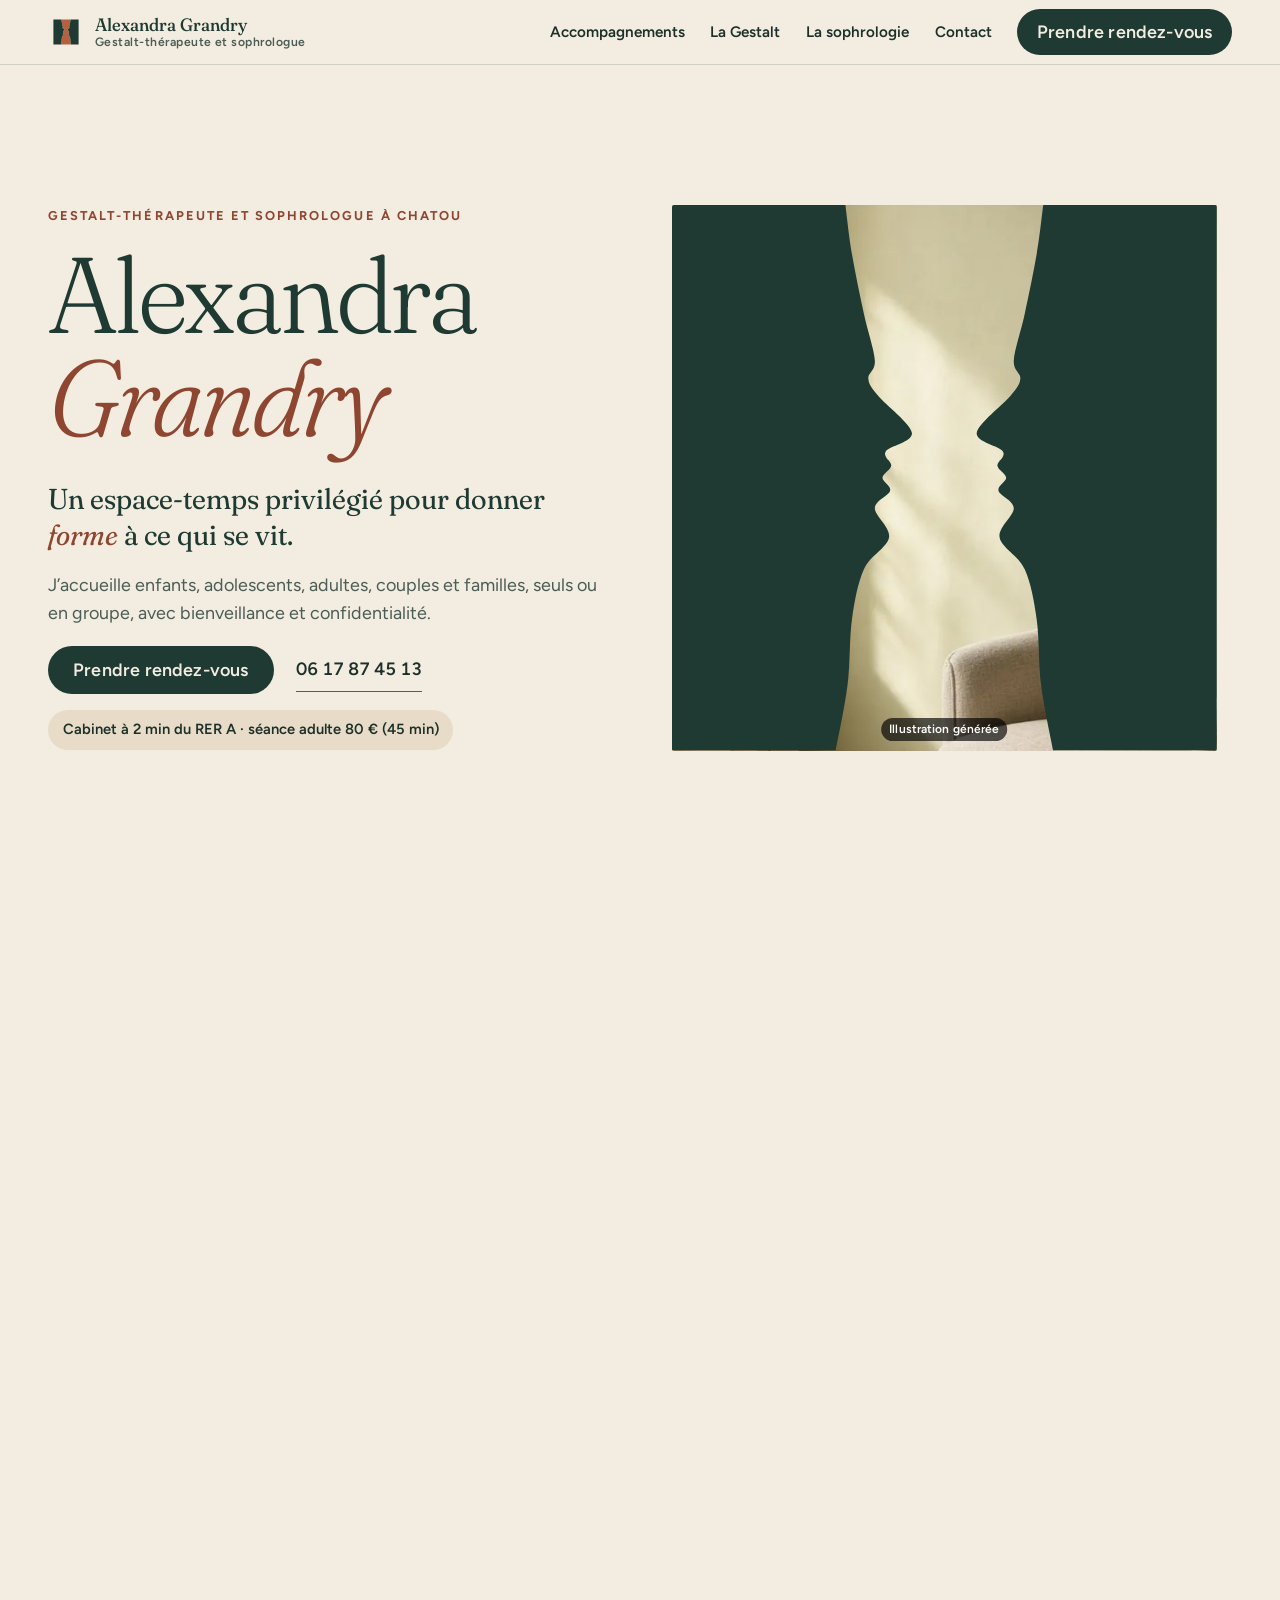
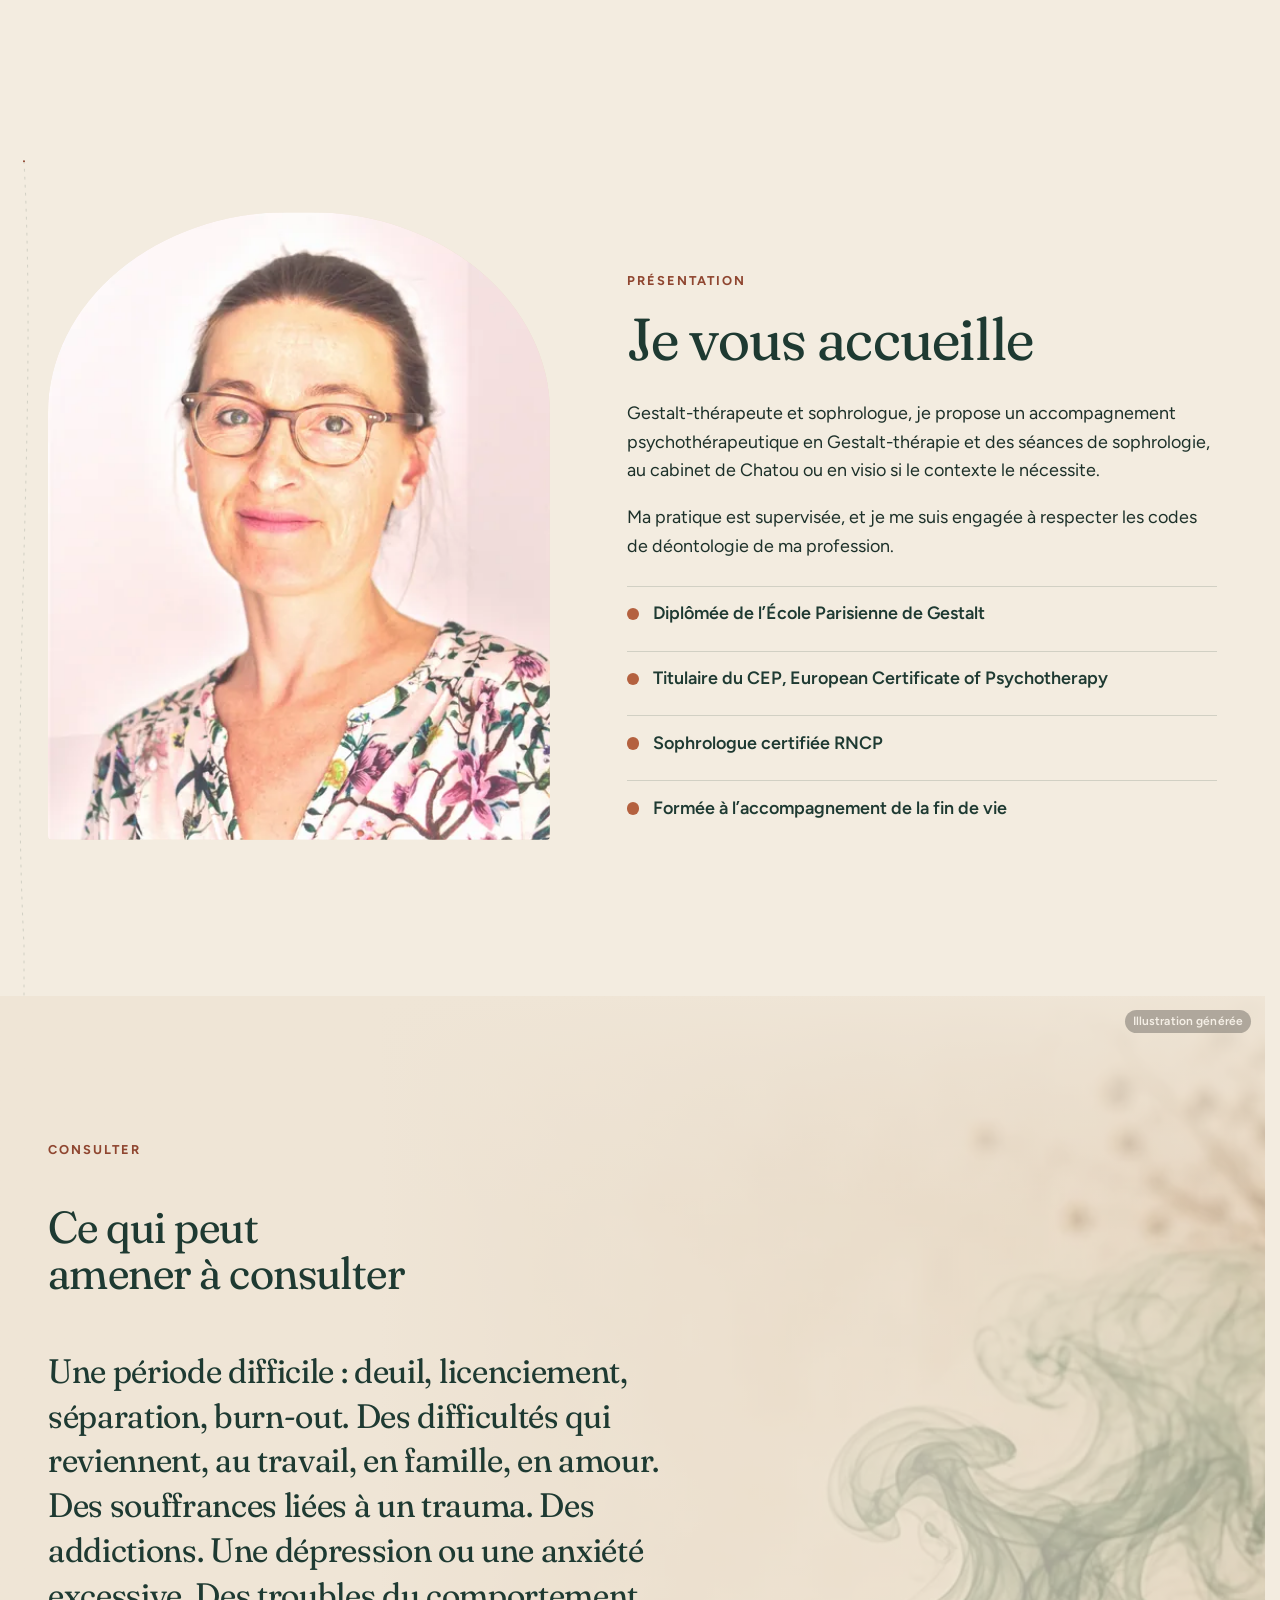
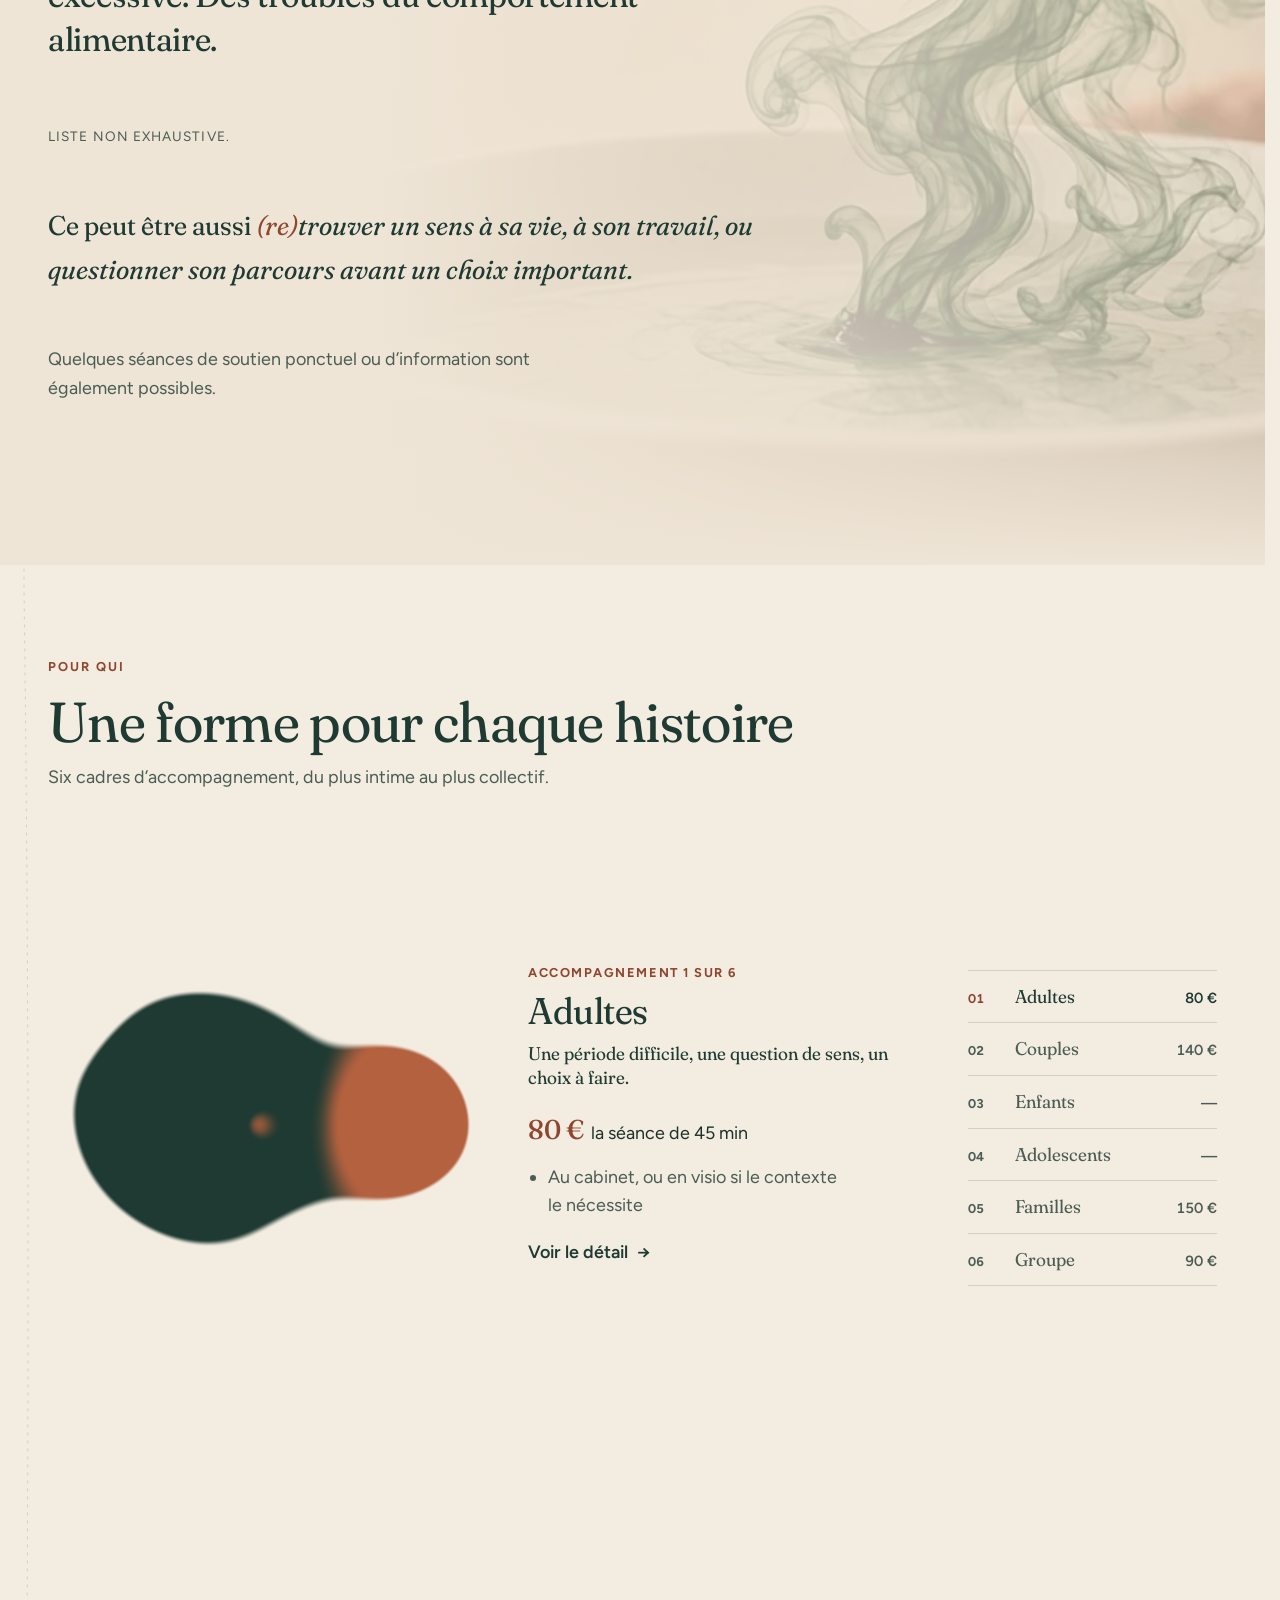
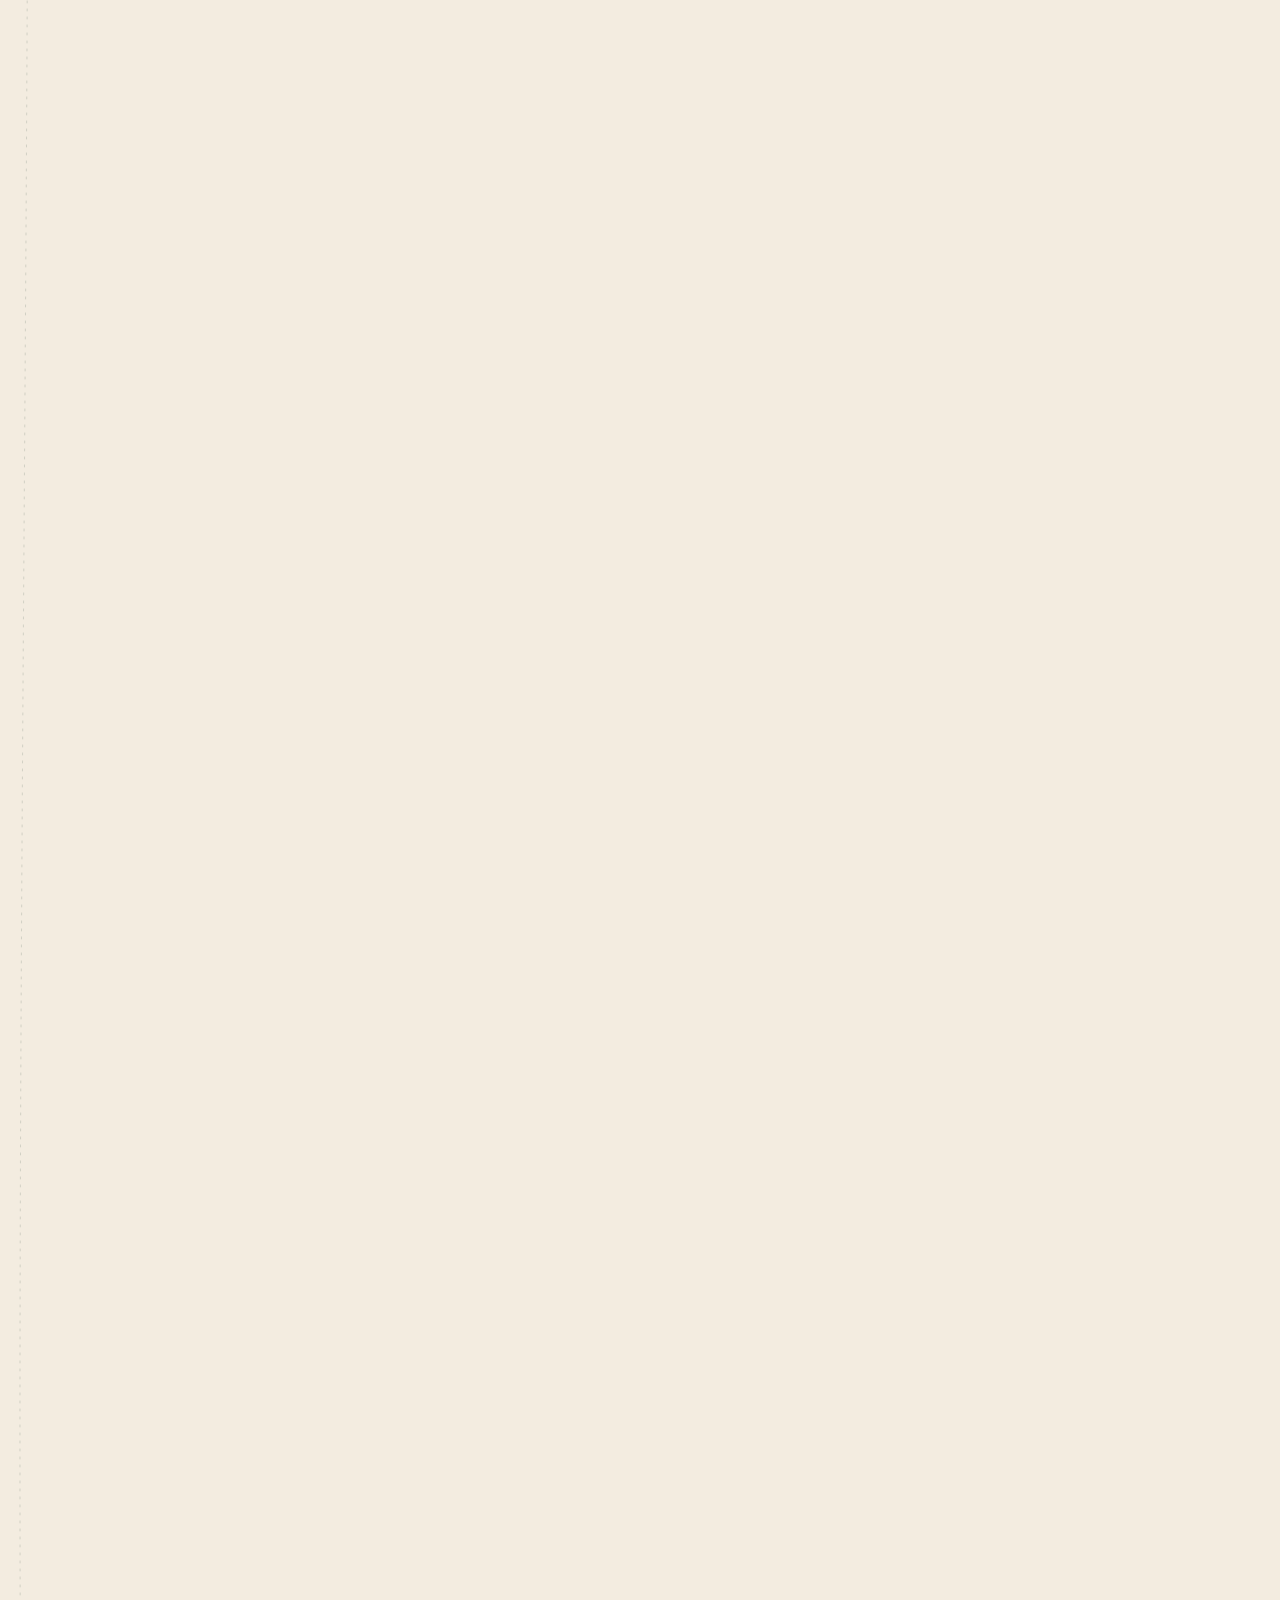
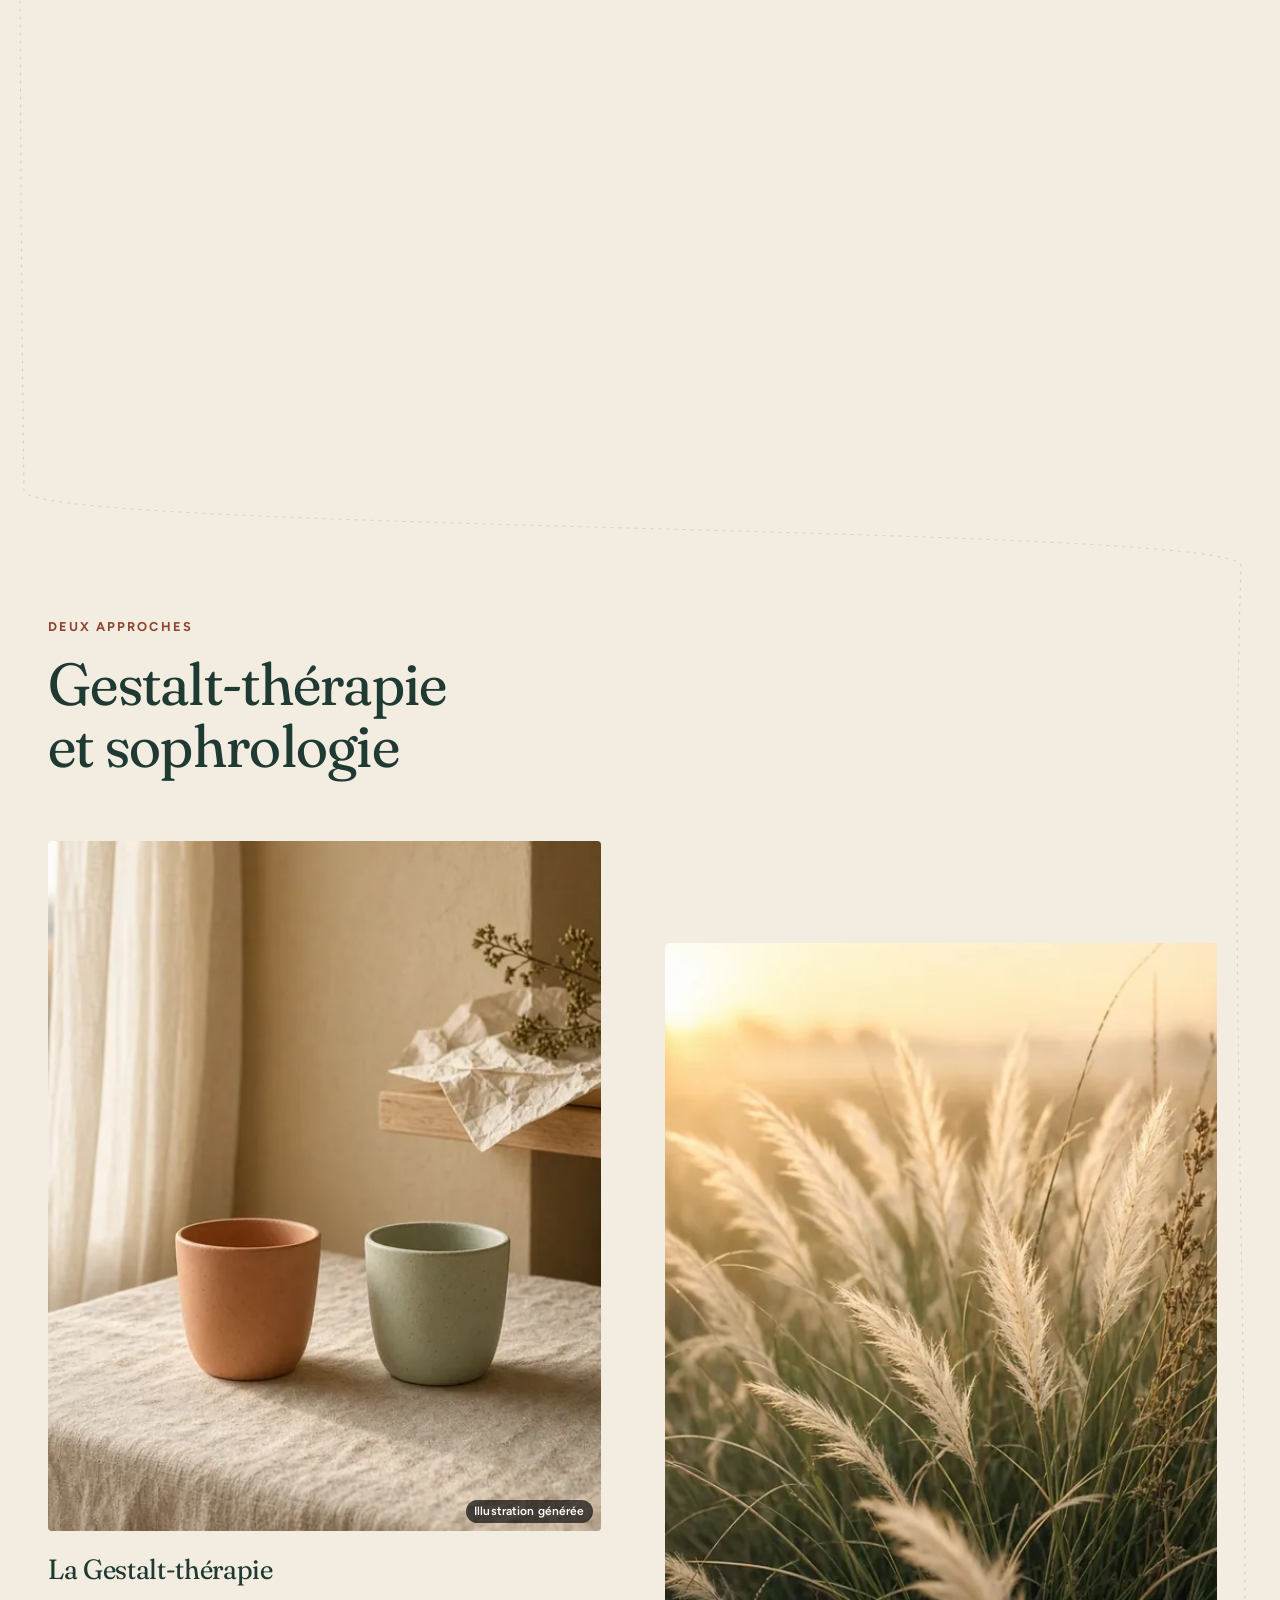
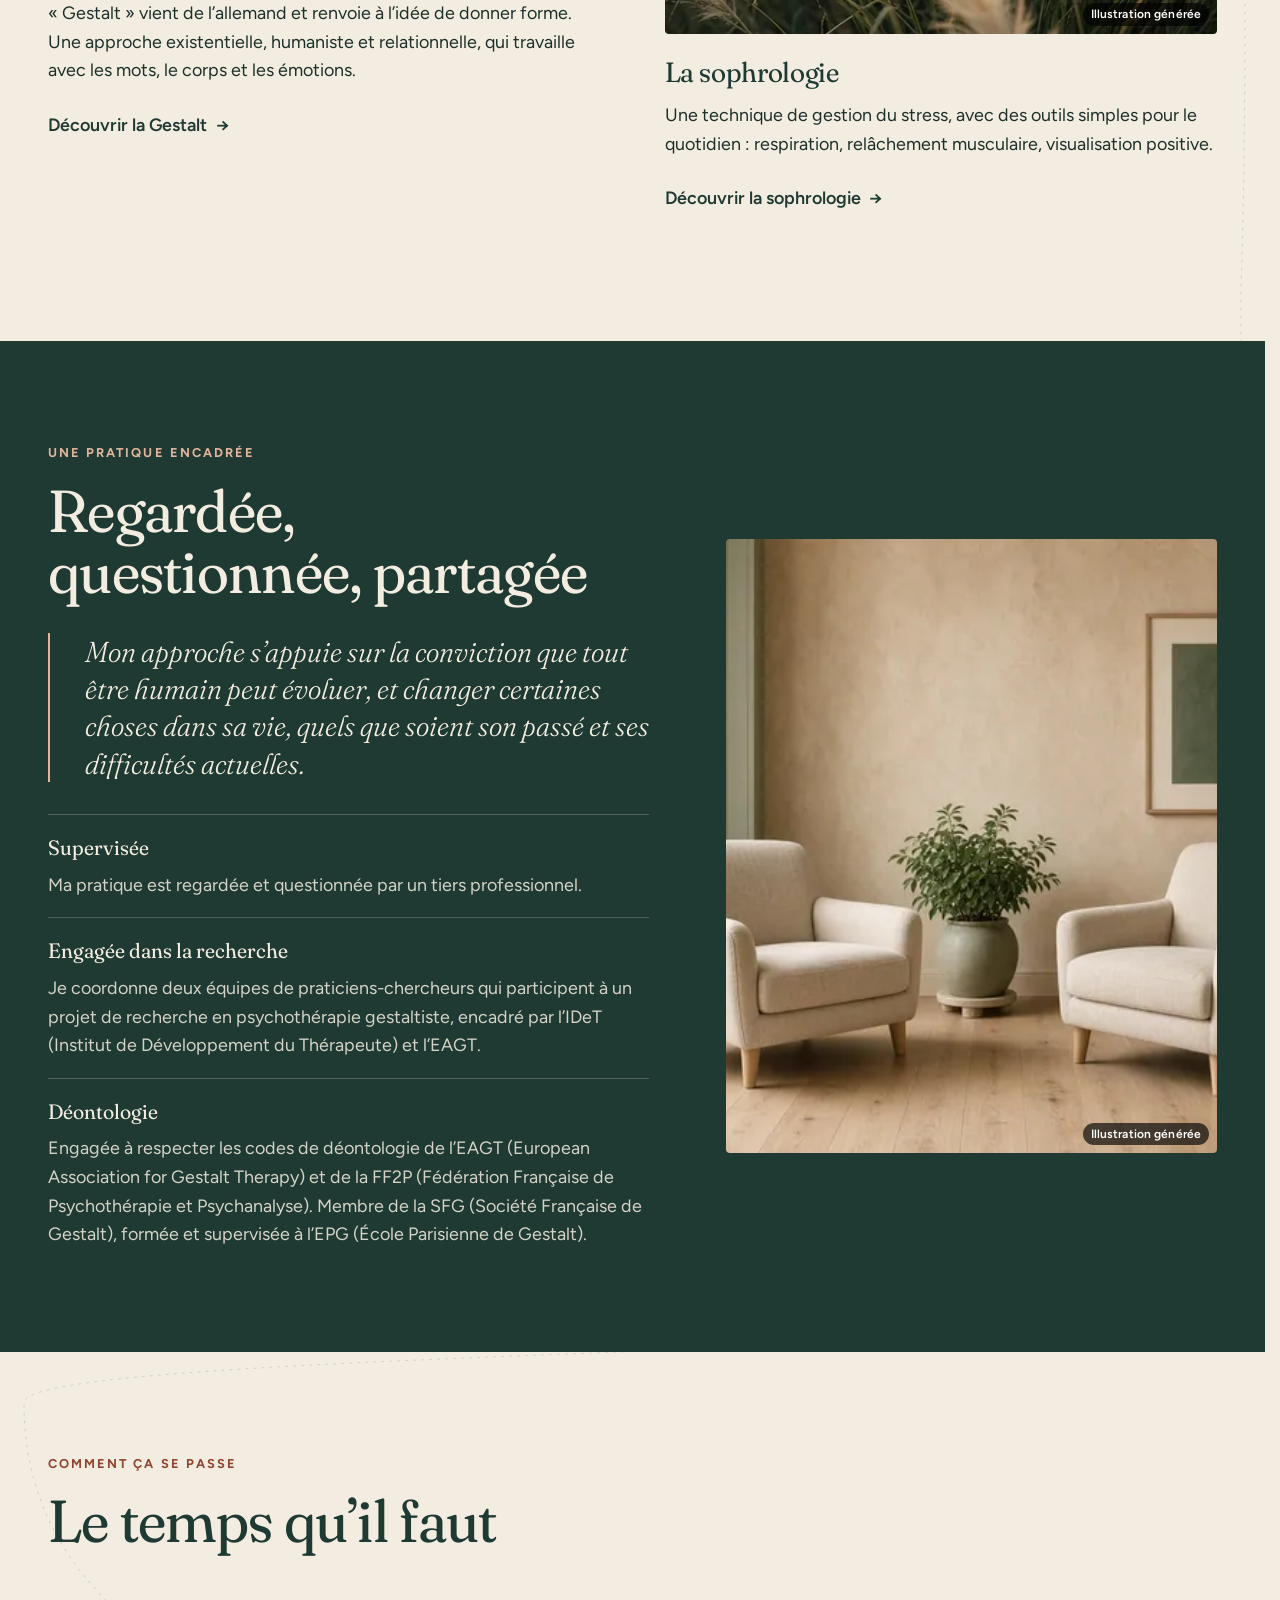
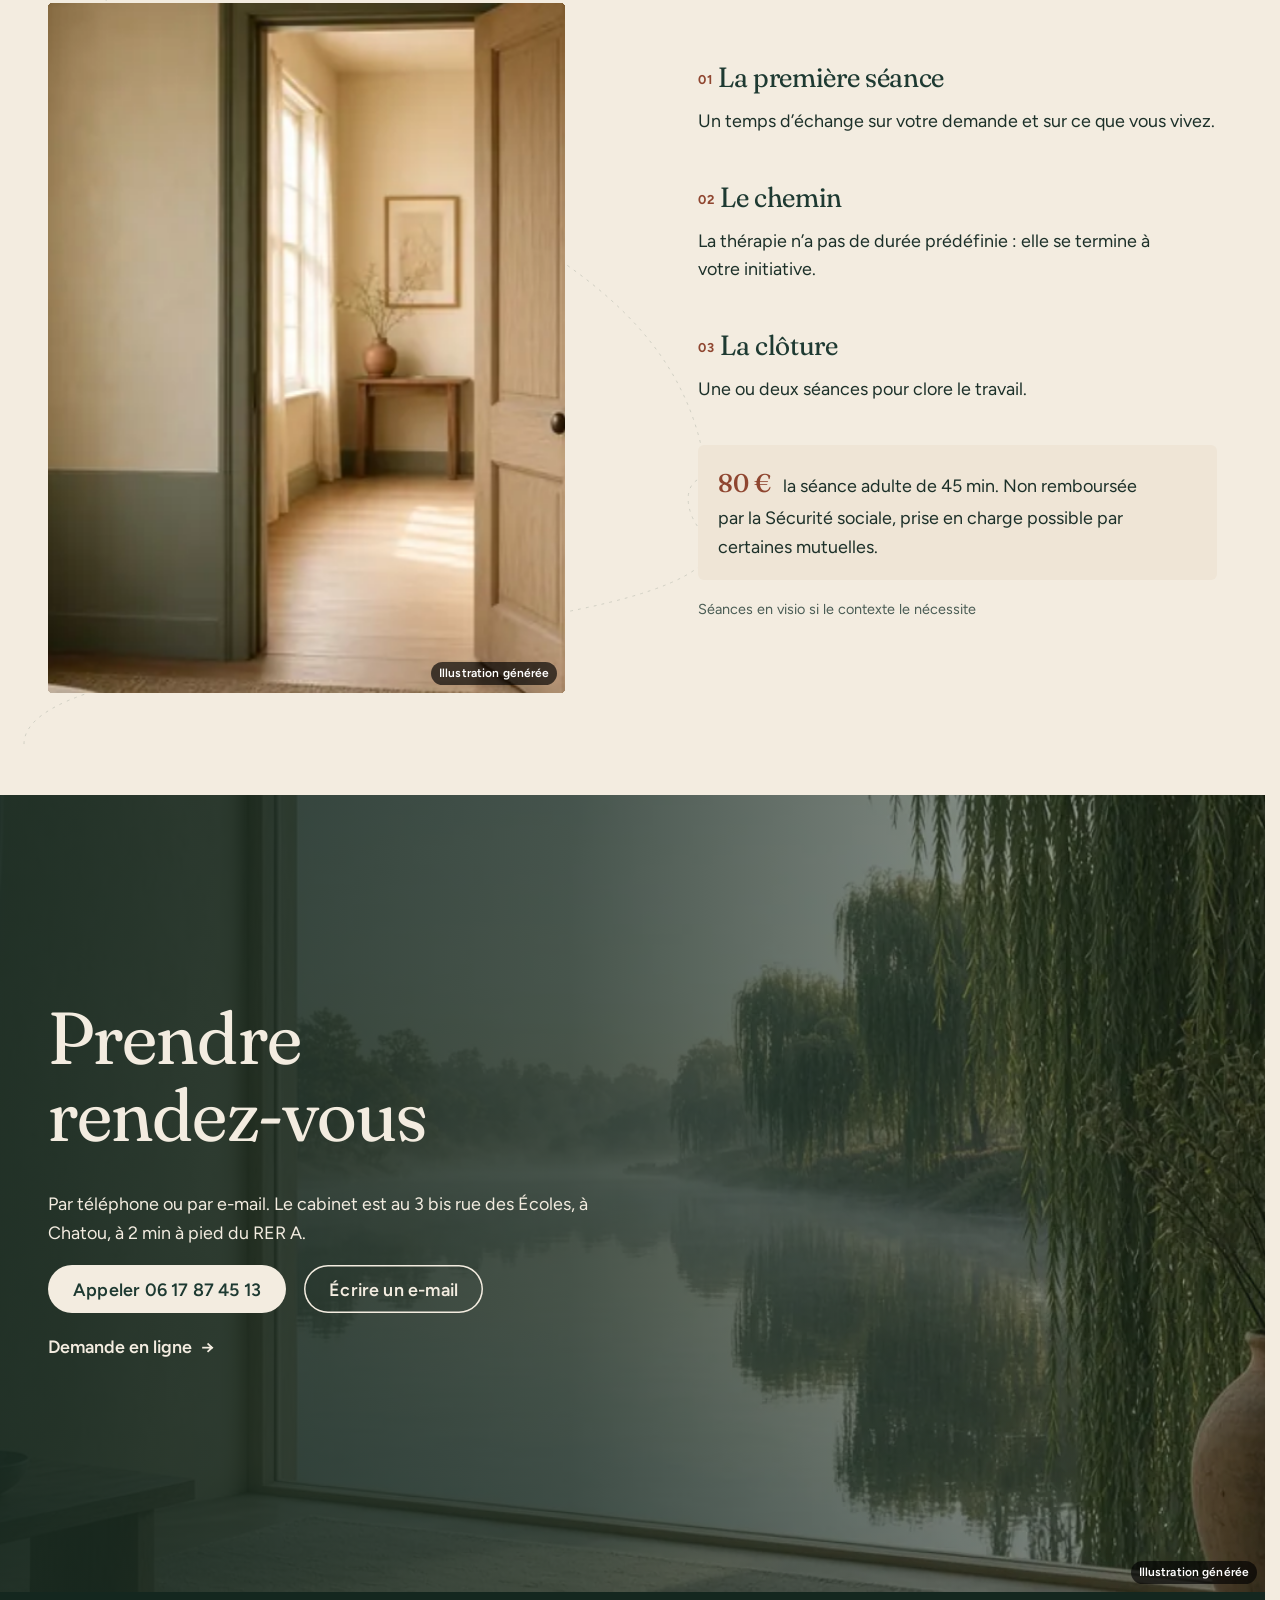
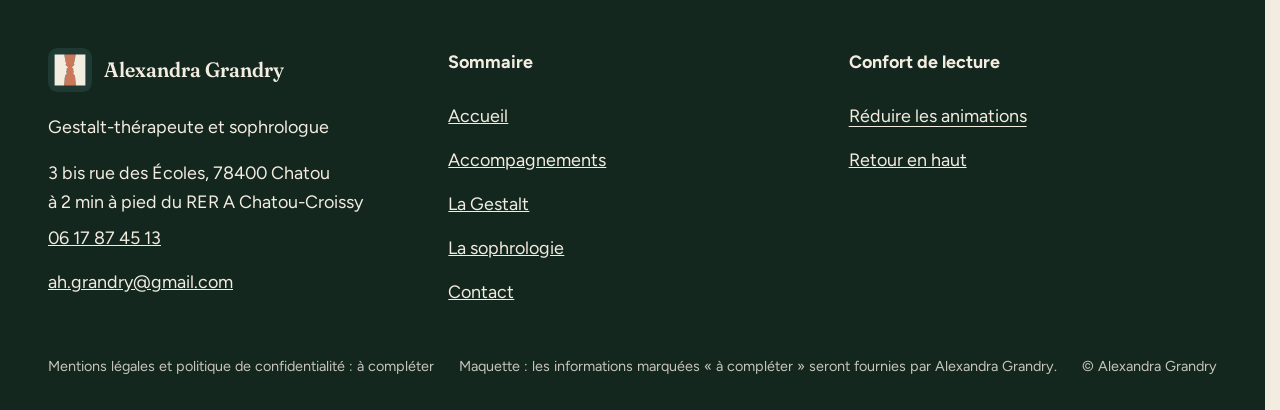
<file: index.html>
<!doctype html>
<html lang="fr" data-v="2">
<head>
<meta charset="utf-8">
<meta name="viewport" content="width=device-width, initial-scale=1, viewport-fit=cover">
<title>Alexandra Grandry : Gestalt-thérapeute et sophrologue à Chatou</title>
<meta name="description" content="Gestalt-thérapie et sophrologie à Chatou pour enfants, adolescents, adultes, couples, familles et groupe. Cabinet à 2 min du RER A.">
<meta name="robots" content="noindex, nofollow">
<link rel="canonical" href="https://alexandra-grandry-maquette.vercel.app/">
<style>:root{--fond:#f3ece0;--texte:#1c3029;--voile-fond:#1e3a32;--ouverture-fond:#f3ece0;--menu-fond:#1e3a32}:root { --entete-h: 72px; --barres-h: 0px; } html { background: var(--fond); color: var(--texte); scrollbar-gutter: stable; } body { margin: 0; background: var(--fond); } html.js:not(.calme):not(.secours):not([data-arrivee="retour"]) [data-anime] { opacity: 0; } html.js:not(.calme):not(.secours):not([data-arrivee="retour"]) [data-anime].vu { opacity: 1; } [data-voile] { position: fixed; inset: 0; z-index: 900; background: var(--voile-fond); transform: translateY(100%); visibility: hidden; pointer-events: none; } html[data-arrivee="voile"]:not(.voile-leve):not(.calme):not(.secours) [data-voile] { transform: none; visibility: visible; } html.calme [data-voile], html.secours [data-voile] { visibility: hidden !important; } .ouverture-panneau { position: fixed; inset: 0; z-index: 850; display: none; place-content: center; justify-items: center; background: var(--ouverture-fond, var(--voile-fond)); color: var(--fond); text-align: center; } html.js[data-arrivee="intro"]:not(.calme):not(.secours):not(.intro-finie) .ouverture-panneau { display: grid; } html.defilement-bloque, html.defilement-bloque body, html.js[data-arrivee="intro"]:not(.calme):not(.secours):not(.intro-finie), html.js[data-arrivee="intro"]:not(.calme):not(.secours):not(.intro-finie) body, html[data-arrivee="voile"]:not(.voile-leve):not(.calme):not(.secours), html[data-arrivee="voile"]:not(.voile-leve):not(.calme):not(.secours) body { overflow: hidden; } html.js[data-arrivee="intro"]:not(.calme):not(.secours):not(.intro-finie) { background-color: var(--ouverture-fond, var(--voile-fond)); } html[data-arrivee="voile"]:not(.voile-leve):not(.calme):not(.secours) { background-color: var(--voile-fond); }</style>
<script>(function () {
var d = document.documentElement, ss = null, ls = null;
try { ss = window.sessionStorage; ls = window.localStorage; } catch (e) {}
d.classList.add('js');
var calme = false;
try { calme = !!ls && ls.getItem('socle:calme') === 'oui'; } catch (e) {}
if (!calme && window.matchMedia && matchMedia('(prefers-reduced-motion: reduce)').matches) calme = true;
if (calme) d.classList.add('calme');
var nav = performance.getEntriesByType ? performance.getEntriesByType('navigation')[0] : null;
var type = nav ? nav.type : 'navigate';
var depart = null;
try { depart = JSON.parse(ss.getItem('socle:depart') || 'null'); ss.removeItem('socle:depart'); } catch (e) {}
if (depart && !(Date.now() - depart.t < 15000)) depart = null;
var retourSection = false;
try { retourSection = !!ss.getItem('socle:calme-retour'); } catch (e) {}
var mode = type === 'back_forward' || retourSection ? 'retour' : type === 'reload' ? 'intro' : depart ? 'voile' : 'intro';
d.setAttribute('data-arrivee', mode);
if (mode === 'voile' && depart.couleur) d.style.setProperty('--voile-fond', depart.couleur);
if (type === 'reload' && 'scrollRestoration' in history) {
if (!retourSection) history.scrollRestoration = 'manual';
}
try {
var choisie = ls && ls.getItem('socle:langue');
var langue = (d.lang || '').slice(0, 2);
if (choisie && choisie !== langue && type === 'navigate' && !depart) {
var alt = document.querySelector('link[rel="alternate"][hreflang="' + choisie + '"]');
if (alt) location.replace(new URL(alt.href).pathname + location.search + location.hash);
}
} catch (e) {}
setTimeout(function () { if (!d.classList.contains('demarre')) d.classList.add('secours'); }, 2000);
})();</script>
<link rel="preload" href="/assets/fonts/fraunces.woff2" as="font" type="font/woff2" crossorigin>
<link rel="preload" href="/assets/fonts/figtree.woff2" as="font" type="font/woff2" crossorigin>
<link rel="stylesheet" href="/assets/css/socle.css?v=2">
<link rel="stylesheet" href="/assets/css/site.css?v=2">
<link rel="stylesheet" href="/assets/css/modules/manifeste-mot-a-mot.css?v=2">
<link rel="stylesheet" href="/assets/css/modules/fil-conducteur.css?v=2">
<link rel="modulepreload" href="/assets/js/site.js?v=2">
<link rel="modulepreload" href="/assets/js/socle/index.js?v=2">
<script src="/assets/vendor/gsap.min.js" defer></script>
<script src="/assets/vendor/ScrollTrigger.min.js" defer></script>
<script src="/assets/vendor/SplitText.min.js" defer></script>
<script type="module" src="/assets/js/site.js?v=2"></script>
<meta name="theme-color" content="#f3ece0">
<link rel="icon" href="/assets/images/favicon.svg" type="image/svg+xml">
<link rel="apple-touch-icon" href="/assets/images/apple-touch-icon.png">
<meta property="og:type" content="website">
<meta property="og:site_name" content="Alexandra Grandry">
<meta property="og:locale" content="fr_FR">
<meta property="og:title" content="Alexandra Grandry : Gestalt-thérapeute et sophrologue à Chatou">
<meta property="og:description" content="Gestalt-thérapie et sophrologie à Chatou pour enfants, adolescents, adultes, couples, familles et groupe. Cabinet à 2 min du RER A.">
<meta property="og:url" content="https://alexandra-grandry-maquette.vercel.app/">
<meta property="og:image" content="https://alexandra-grandry-maquette.vercel.app/assets/partage/accueil-fr.jpg">
<meta property="og:image:width" content="1200">
<meta property="og:image:height" content="630">
<meta property="og:image:alt" content="Alexandra Grandry, Gestalt-thérapeute et sophrologue à Chatou">
<meta name="twitter:card" content="summary_large_image">
<script type="application/ld+json">{"@context":"https://schema.org","@type":"LocalBusiness","name":"Alexandra Grandry, Gestalt-thérapeute et sophrologue","url":"https://alexandra-grandry-maquette.vercel.app/","telephone":"+33617874513","email":"ah.grandry@gmail.com","address":{"@type":"PostalAddress","streetAddress":"3 bis rue des Écoles","postalCode":"78400","addressLocality":"Chatou","addressCountry":"FR"},"description":"Gestalt-thérapie et sophrologie à Chatou : enfants, adolescents, adultes, couples, familles et groupe. Cabinet à 2 minutes à pied du RER A Chatou-Croissy."}</script>
</head>
<body id="haut">
<div data-voile aria-hidden="true"><svg class="voile-bord voile-bord--haut" viewBox="0 0 1200 120" preserveAspectRatio="none" focusable="false"><path d="M0 120 L0 70 C 60 40, 110 96, 170 62 C 220 34, 240 88, 300 80 C 360 72, 380 20, 450 36 C 520 52, 520 100, 590 84 C 650 70, 670 10, 740 22 C 800 32, 820 92, 880 78 C 940 64, 960 30, 1020 44 C 1080 58, 1110 96, 1200 66 L1200 120 Z"/><circle cx="262" cy="30" r="11"/><circle cx="640" cy="40" r="8"/><circle cx="975" cy="12" r="10"/></svg><svg class="voile-bord voile-bord--bas" viewBox="0 0 1200 120" preserveAspectRatio="none" focusable="false"><path d="M0 0 L0 40 C 70 70, 120 18, 190 52 C 250 82, 280 30, 340 44 C 410 60, 430 104, 500 86 C 560 70, 590 24, 650 40 C 720 58, 740 98, 810 84 C 870 72, 900 26, 960 38 C 1030 52, 1060 92, 1200 58 L1200 0 Z"/><circle cx="420" cy="104" r="9"/><circle cx="1080" cy="102" r="12"/></svg><div class="voile-contenu"><img src="/assets/images/logo-clair.svg" alt="" width="56" height="56"><span data-voile-libelle>Accueil</span></div></div>
<div class="ouverture-panneau" data-ouverture aria-hidden="true">
  <svg class="intro-figure" viewBox="0 0 1000 1000" focusable="false">
    <defs>
      <clipPath id="intro-clip-g"><path d="M0 0 L318 0 C320 15 324.3 56.7 330 90 C335.7 123.3 345 167.5 352 200 C359 232.5 370.7 265.3 372 285 C373.3 304.7 359 307.2 360 318 C361 328.8 364.7 333.3 378 350 C391.3 366.7 437.7 401 440 418 C442.3 435 398.3 442 392 452 C385.7 462 403 470 402 478 C401 486 386.3 492.3 386 500 C385.7 507.7 402.3 514.7 400 524 C397.7 533.3 372.3 541.7 372 556 C371.7 570.3 401.3 591.3 398 610 C394.7 628.7 363.3 643 352 668 C340.7 693 335 724.7 330 760 C325 795.3 327 840 322 880 C317 920 303.7 980 300 1000 L0 1000 Z"/></clipPath>
      <clipPath id="intro-clip-d"><path d="M1000 0 L682 0 C680 15 675.7 56.7 670 90 C664.3 123.3 655 167.5 648 200 C641 232.5 629.3 265.3 628 285 C626.7 304.7 641 307.2 640 318 C639 328.8 635.3 333.3 622 350 C608.7 366.7 562.3 401 560 418 C557.7 435 601.7 442 608 452 C614.3 462 597 470 598 478 C599 486 613.7 492.3 614 500 C614.3 507.7 597.7 514.7 600 524 C602.3 533.3 627.7 541.7 628 556 C628.3 570.3 598.7 591.3 602 610 C605.3 628.7 636.7 643 648 668 C659.3 693 665 724.7 670 760 C675 795.3 673 840 678 880 C683 920 696.3 980 700 1000 L1000 1000 Z"/></clipPath>
    </defs>
    <path class="intro-coupe" d="M318 0 C320 15 324.3 56.7 330 90 C335.7 123.3 345 167.5 352 200 C359 232.5 370.7 265.3 372 285 C373.3 304.7 359 307.2 360 318 C361 328.8 364.7 333.3 378 350 C391.3 366.7 437.7 401 440 418 C442.3 435 398.3 442 392 452 C385.7 462 403 470 402 478 C401 486 386.3 492.3 386 500 C385.7 507.7 402.3 514.7 400 524 C397.7 533.3 372.3 541.7 372 556 C371.7 570.3 401.3 591.3 398 610 C394.7 628.7 363.3 643 352 668 C340.7 693 335 724.7 330 760 C325 795.3 327 840 322 880 C317 920 303.7 980 300 1000 L700 1000 C696.3 980 683 920 678 880 C673 840 675 795.3 670 760 C665 724.7 659.3 693 648 668 C636.7 643 605.3 628.7 602 610 C598.7 591.3 628.3 570.3 628 556 C627.7 541.7 602.3 533.3 600 524 C597.7 514.7 614.3 507.7 614 500 C613.7 492.3 599 486 598 478 C597 470 614.3 462 608 452 C601.7 442 557.7 435 560 418 C562.3 401 608.7 366.7 622 350 C635.3 333.3 639 328.8 640 318 C641 307.2 626.7 304.7 628 285 C629.3 265.3 641 232.5 648 200 C655 167.5 664.3 123.3 670 90 C675.7 56.7 680 15 682 0 Z"/>
    <g class="intro-face intro-face--g" clip-path="url(#intro-clip-g)"><circle class="intro-tache" cx="150" cy="160" r="0"></circle><circle class="intro-tache" cx="260" cy="360" r="0"></circle><circle class="intro-tache" cx="120" cy="560" r="0"></circle><circle class="intro-tache" cx="280" cy="760" r="0"></circle><circle class="intro-tache" cx="150" cy="930" r="0"></circle><circle class="intro-tache" cx="40" cy="420" r="0"></circle><circle class="intro-tache" cx="50" cy="60" r="0"></circle></g>
    <g class="intro-face intro-face--d" clip-path="url(#intro-clip-d)"><circle class="intro-tache" cx="850" cy="160" r="0"></circle><circle class="intro-tache" cx="740" cy="360" r="0"></circle><circle class="intro-tache" cx="880" cy="560" r="0"></circle><circle class="intro-tache" cx="720" cy="760" r="0"></circle><circle class="intro-tache" cx="850" cy="930" r="0"></circle><circle class="intro-tache" cx="960" cy="420" r="0"></circle><circle class="intro-tache" cx="950" cy="60" r="0"></circle></g>
    <g class="intro-gouttes"><circle cx="90" cy="120" r="16"></circle><circle cx="230" cy="60" r="10"></circle><circle cx="120" cy="470" r="12"></circle><circle cx="40" cy="760" r="18"></circle><circle cx="250" cy="900" r="11"></circle><circle cx="470" cy="150" r="9"></circle><circle cx="560" cy="860" r="13"></circle><circle cx="770" cy="90" r="14"></circle><circle cx="930" cy="300" r="10"></circle><circle cx="880" cy="620" r="17"></circle><circle cx="700" cy="960" r="9"></circle><circle cx="960" cy="840" r="12"></circle></g>
  </svg>
  <p class="ouverture-nom">Alexandra Grandry</p>
  <p class="ouverture-ligne">Gestalt-thérapie · Sophrologie · Chatou</p>
</div>
<a class="evitement" href="#contenu">Aller au contenu</a>
<header data-entete>
  <div class="entete-rangee">
    <a class="entete-logo" href="/" data-libelle="Accueil" aria-current="page">
      <img src="/assets/images/logo.svg" alt="" width="36" height="36"><span class="entete-nom">Alexandra Grandry<small>Gestalt-thérapeute et sophrologue</small></span>
    </a>
    <nav data-nav aria-label="Navigation principale">
      <ul><li><a href="/accompagnements" data-libelle="Accompagnements">Accompagnements</a></li><li><a href="/gestalt-therapie" data-libelle="La Gestalt">La Gestalt</a></li><li><a href="/sophrologie" data-libelle="La sophrologie">La sophrologie</a></li><li><a href="/contact" data-libelle="Contact">Contact</a></li></ul>
    </nav>
    <div class="entete-actions">
      <a class="bouton entete-action" href="/contact#demande" data-libelle="Contact"><span class="long">Prendre rendez-vous</span><span class="court" aria-hidden="true">Rendez-vous</span></a>
      <button type="button" data-menu-bouton aria-controls="menu" aria-expanded="false" data-libelle-ouvrir="Menu" data-libelle-fermer="Fermer"><span data-libelle-bouton>Menu</span></button>
    </div>
  </div>
</header>
<div id="menu" data-menu role="dialog" aria-modal="true" aria-label="Menu">
  <ul><li style="--i:0"><a href="/" class="menu-lien" data-libelle="Accueil" aria-current="page">Accueil</a></li><li style="--i:1"><a href="/accompagnements" class="menu-lien" data-libelle="Accompagnements">Accompagnements</a></li><li style="--i:2"><a href="/gestalt-therapie" class="menu-lien" data-libelle="La Gestalt">La Gestalt</a></li><li style="--i:3"><a href="/sophrologie" class="menu-lien" data-libelle="La sophrologie">La sophrologie</a></li><li style="--i:4"><a href="/contact" class="menu-lien" data-libelle="Contact">Contact</a></li></ul>
  <p><a class="bouton" href="tel:+33617874513">Appeler 06 17 87 45 13</a></p>
  <p><button type="button" class="lien" data-calme-bascule data-libelle-reduire="Réduire les animations" data-libelle-retablir="Rétablir les animations" data-libelle-systeme="Animations réduites par le réglage de votre appareil"><span data-libelle-bouton>Réduire les animations</span></button></p>
</div>
<main id="contenu" tabindex="-1" data-module="fil-conducteur">
<section class="ouv-accueil" id="debut" data-plein-ecran>
  <div class="ouv-accueil__texte">
    <p class="surtitre" data-anime="gsap" data-intro>Gestalt-thérapeute et sophrologue à Chatou</p>
    <h1 class="ouv-accueil__titre"><span class="ligne-masque"><span class="ouv-ligne" data-anime="gsap" data-superpose>Alexandra</span></span><span class="ligne-masque"><span class="ouv-ligne ouv-ligne--italique" data-anime="gsap" data-superpose>Grandry</span></span></h1>
    <p class="ouv-accueil__accroche" data-anime="gsap" data-intro>Un espace-temps privilégié pour donner <em>forme</em> à ce qui se vit.</p>
    <p class="ouv-accueil__chapo" data-anime="gsap" data-intro>J’accueille enfants, adolescents, adultes, couples et familles, seuls ou en groupe, avec bienveillance et confidentialité.</p>
    <p class="actions" data-anime="gsap" data-intro><a href="/contact#demande" class="bouton" data-libelle="Contact" data-action-principale data-survol="magnetique">Prendre rendez-vous</a> <a class="lien-tel" href="tel:+33617874513">06 17 87 45 13</a></p>
    <p class="info-cle" data-info-cle data-anime="gsap" data-intro>Cabinet à 2 min du RER A · séance adulte 80 € (45 min)</p>
  </div>
  <div class="ouv-accueil__figure">
    <div class="figure-boite" data-effet="figure-fond" role="img" aria-label="Deux profils qui se font face : entre eux, le vide dessine une coupe">
      <figure class="media figure-photo" data-grok data-anime="gsap" style="--cadrage:40% 50%">
  <picture><source media="(max-width: 760px) and (orientation: portrait)" srcset="/assets/images/grok/accueil-ouverture-mobile-640.webp 640w, /assets/images/grok/accueil-ouverture-mobile-1080.webp 1080w" sizes="(max-width: 760px) 90vw, 46vw">
    <img src="/assets/images/grok/accueil-ouverture-640.webp" srcset="/assets/images/grok/accueil-ouverture-640.webp 640w" sizes="(max-width: 760px) 90vw, 46vw" alt="Lumière du matin sur un mur enduit et un fauteuil en lin" width="640" height="800" fetchpriority="high" loading="eager" decoding="async">
  </picture><figcaption class="mention-ia">Illustration générée</figcaption>
</figure>
      <div class="battant battant--g" data-anime="gsap" aria-hidden="true"><svg viewBox="0 0 500 1000" preserveAspectRatio="none" focusable="false"><path class="figure-profil" d="M0 0 L318 0 C320 15 324.3 56.7 330 90 C335.7 123.3 345 167.5 352 200 C359 232.5 370.7 265.3 372 285 C373.3 304.7 359 307.2 360 318 C361 328.8 364.7 333.3 378 350 C391.3 366.7 437.7 401 440 418 C442.3 435 398.3 442 392 452 C385.7 462 403 470 402 478 C401 486 386.3 492.3 386 500 C385.7 507.7 402.3 514.7 400 524 C397.7 533.3 372.3 541.7 372 556 C371.7 570.3 401.3 591.3 398 610 C394.7 628.7 363.3 643 352 668 C340.7 693 335 724.7 330 760 C325 795.3 327 840 322 880 C317 920 303.7 980 300 1000 L0 1000 Z"/></svg></div>
      <div class="battant battant--d" data-anime="gsap" aria-hidden="true"><svg viewBox="500 0 500 1000" preserveAspectRatio="none" focusable="false"><path class="figure-profil" d="M1000 0 L682 0 C680 15 675.7 56.7 670 90 C664.3 123.3 655 167.5 648 200 C641 232.5 629.3 265.3 628 285 C626.7 304.7 641 307.2 640 318 C639 328.8 635.3 333.3 622 350 C608.7 366.7 562.3 401 560 418 C557.7 435 601.7 442 608 452 C614.3 462 597 470 598 478 C599 486 613.7 492.3 614 500 C614.3 507.7 597.7 514.7 600 524 C602.3 533.3 627.7 541.7 628 556 C628.3 570.3 598.7 591.3 602 610 C605.3 628.7 636.7 643 648 668 C659.3 693 665 724.7 670 760 C675 795.3 673 840 678 880 C683 920 696.3 980 700 1000 L1000 1000 Z"/></svg></div>
    </div>
  </div>
</section>
<section class="presentation conteneur" id="presentation" data-fil="gauche">
  <div class="presentation__portrait">
    <figure class="media portrait-media" data-anime="rideau" style="--cadrage:50% 36%">
  <picture>
    <img src="/assets/images/portrait-784.webp" srcset="/assets/images/portrait-480.webp 480w, /assets/images/portrait-640.webp 640w, /assets/images/portrait-784.webp 784w" sizes="(max-width: 760px) 80vw, 34vw" alt="Alexandra Grandry, Gestalt-thérapeute et sophrologue" width="784" height="980" loading="lazy" decoding="async">
  </picture>
</figure>
    <svg class="presentation__trait" viewBox="0 0 400 60" preserveAspectRatio="none" aria-hidden="true" data-fx="trace"><path d="M6 40 C 90 6, 170 58, 250 26 S 360 16, 394 34" fill="none" stroke="currentColor" stroke-width="3" stroke-linecap="round"/></svg>
  </div>
  <div class="presentation__texte">
    <p class="surtitre" data-anime>Présentation</p>
    <h2 data-anime="lignes">Je vous accueille</h2>
    <p data-anime>Gestalt-thérapeute et sophrologue, je propose un accompagnement psychothérapeutique en Gestalt-thérapie et des séances de sophrologie, au cabinet de Chatou ou en visio si le contexte le nécessite.</p>
    <p data-anime>Ma pratique est supervisée, et je me suis engagée à respecter les codes de déontologie de ma profession.</p>
    <ul class="titres" data-anime="cascade">
      <li>Diplômée de l’École Parisienne de Gestalt</li>
      <li>Titulaire du CEP, European Certificate of Psychotherapy</li>
      <li>Sophrologue certifiée RNCP</li>
      <li>Formée à l’accompagnement de la fin de vie</li>
    </ul>
  </div>
</section>
<section class="mmm raisons" id="raisons" aria-labelledby="raisons-titre">
  <div class="mmm__fond" aria-hidden="true"><figure class="media raisons-fond" data-grok style="--cadrage:50% 50%">
  <picture>
    <img src="/assets/images/grok/accueil-raisons-1280.webp" srcset="/assets/images/grok/accueil-raisons-640.webp 640w, /assets/images/grok/accueil-raisons-1280.webp 1280w" sizes="100vw" alt="" width="1280" height="854" loading="lazy" decoding="async">
  </picture><figcaption class="mention-ia">Illustration générée</figcaption>
</figure></div>
  <div class="mmm__cadre conteneur">
    <p class="surtitre">Consulter</p>
    <h2 id="raisons-titre" class="raisons__titre" data-anime="lignes">Ce qui peut amener à consulter</h2>
    <p class="mmm__texte" data-effet="ordre">Une période difficile : deuil, licenciement, séparation, burn-out. Des difficultés qui reviennent, au travail, en famille, en amour. Des souffrances liées à un trauma. Des addictions. Une dépression ou une anxiété excessive. Des troubles du comportement alimentaire.</p>
    <p class="mmm__signature">Liste non exhaustive.</p>
    <p class="raisons__aussi" data-anime>Ce peut être aussi <span class="re-trouver"><span class="re">(re)<svg class="re__cercle" viewBox="0 0 120 60" preserveAspectRatio="none" aria-hidden="true" data-fx="trace"><path d="M18 34 C 14 14, 62 4, 98 14 S 112 48, 66 54 S 6 50, 22 22" fill="none" stroke="currentColor" stroke-width="2.4" stroke-linecap="round"/></svg></span>trouver un sens à sa vie, à son travail, ou questionner son parcours avant un choix important.</span></p>
    <p class="raisons__ponctuel" data-anime>Quelques séances de soutien ponctuel ou d’information sont également possibles.</p>
  </div>
</section>
<section class="publics" id="pour-qui" data-fil="gauche" aria-labelledby="publics-titre" data-formes='[[[0,0,0.4],[0.14,0.1,0.22],[-0.12,-0.12,0.2],[0,0,0],[0,0,0],[0,0,0],[0,0,0]],[[-0.3,0.02,0.29],[0.3,-0.02,0.29],[-0.4,0.18,0.14],[0.38,-0.16,0.13],[0,0,0],[0,0,0],[0,0,0]],[[-0.16,0.06,0.36],[0.34,-0.14,0.19],[-0.26,-0.14,0.18],[0,0,0],[0,0,0],[0,0,0],[0,0,0]],[[-0.3,0.04,0.33],[0.46,0.14,0.2],[0.14,0.1,0.07],[-0.4,-0.16,0.16],[0,0,0],[0,0,0],[0,0,0]],[[-0.3,0.12,0.27],[0.26,0.14,0.25],[-0.06,-0.24,0.17],[0.32,-0.26,0.13],[-0.4,-0.22,0.1],[0,0,0],[0,0,0]],[[0,0.44,0.13],[0.42,0.14,0.13],[0.26,-0.36,0.13],[-0.26,-0.36,0.13],[-0.42,0.14,0.13],[0,0,0.09],[0,0,0]]]'>
  <div class="publics__scene">
    <div class="conteneur publics__tete">
      <p class="surtitre">Pour qui</p>
      <h2 id="publics-titre" data-anime="lignes">Une forme pour chaque histoire</h2>
      <p class="publics__intro">Six cadres d’accompagnement, du plus intime au plus collectif.</p>
    </div>
    <div class="conteneur publics__corps">
      <div class="publics__forme" data-effet="forme" data-visuel>
        <canvas class="publics__canvas" aria-hidden="true" data-audit-ignorer></canvas>
        <svg class="forme-svg forme-svg--repli" viewBox="-1 -1 2 2" aria-hidden="true" focusable="false"><circle cx="0" cy="0" r="0.4"></circle><circle cx="0.14" cy="-0.1" r="0.22"></circle><circle cx="-0.12" cy="0.12" r="0.2"></circle></svg>
      </div>
      <div class="publics__details">
        <article class="public" data-public="0" id="pour-qui-adultes">
          <div class="public__forme"><svg class="forme-svg " viewBox="-1 -1 2 2" aria-hidden="true" focusable="false"><circle cx="0" cy="0" r="0.4"></circle><circle cx="0.14" cy="-0.1" r="0.22"></circle><circle cx="-0.12" cy="0.12" r="0.2"></circle></svg></div>
          <p class="public__etape">Accompagnement 1 sur 6</p>
          <h3 class="public__nom">Adultes</h3>
          <p class="public__phrase">Une période difficile, une question de sens, un choix à faire.</p>
          <p class="public__tarif"><strong data-prix>80 €</strong> <span>la séance de 45 min</span></p>
          <ul class="public__cadre"><li>Au cabinet, ou en visio si le contexte le nécessite</li></ul>
          <p><a href="/accompagnements#adultes" class="lien-fleche" data-libelle="Accompagnements">Voir le détail<span class="visuellement-cache"> : Adultes</span></a></p>
        </article><article class="public" data-public="1" id="pour-qui-couples">
          <div class="public__forme"><svg class="forme-svg " viewBox="-1 -1 2 2" aria-hidden="true" focusable="false"><circle cx="-0.3" cy="-0.02" r="0.29"></circle><circle cx="0.3" cy="0.02" r="0.29"></circle><circle cx="-0.4" cy="-0.18" r="0.14"></circle><circle cx="0.38" cy="0.16" r="0.13"></circle></svg></div>
          <p class="public__etape">Accompagnement 2 sur 6</p>
          <h3 class="public__nom">Couples</h3>
          <p class="public__phrase">Comprendre ce qui se passe entre vous.</p>
          <p class="public__tarif"><strong data-prix>140 €</strong> <span>la séance de 1 h 30</span></p>
          <ul class="public__cadre"><li>2 séances par mois au début, puis 1 par mois</li><li>Au cabinet</li></ul>
          <p><a href="/accompagnements#couples" class="lien-fleche" data-libelle="Accompagnements">Voir le détail<span class="visuellement-cache"> : Couples</span></a></p>
        </article><article class="public" data-public="2" id="pour-qui-enfants">
          <div class="public__forme"><svg class="forme-svg " viewBox="-1 -1 2 2" aria-hidden="true" focusable="false"><circle cx="-0.16" cy="-0.06" r="0.36"></circle><circle cx="0.34" cy="0.14" r="0.19"></circle><circle cx="-0.26" cy="0.14" r="0.18"></circle></svg></div>
          <p class="public__etape">Accompagnement 3 sur 6</p>
          <h3 class="public__nom">Enfants</h3>
          <p class="public__phrase">L’enfant s’exprime surtout par le jeu.</p>
          <p class="public__tarif"><span class="prix-manquant" data-prix>Tarif à compléter</span></p>
          <ul class="public__cadre"><li>1 séance par semaine, rythme aménageable</li><li>Premier rendez-vous avec les parents seuls</li></ul>
          <p><a href="/accompagnements#enfants" class="lien-fleche" data-libelle="Accompagnements">Voir le détail<span class="visuellement-cache"> : Enfants</span></a></p>
        </article><article class="public" data-public="3" id="pour-qui-adolescents">
          <div class="public__forme"><svg class="forme-svg " viewBox="-1 -1 2 2" aria-hidden="true" focusable="false"><circle cx="-0.3" cy="-0.04" r="0.33"></circle><circle cx="0.46" cy="-0.14" r="0.2"></circle><circle cx="0.14" cy="-0.1" r="0.07"></circle><circle cx="-0.4" cy="0.16" r="0.16"></circle></svg></div>
          <p class="public__etape">Accompagnement 4 sur 6</p>
          <h3 class="public__nom">Adolescents</h3>
          <p class="public__phrase">Un espace pour réfléchir, se questionner, être écouté.</p>
          <p class="public__tarif"><span class="prix-manquant" data-prix>Tarif à compléter</span></p>
          <ul class="public__cadre"><li>Rythme et durée : à compléter</li><li>Au cabinet</li></ul>
          <p><a href="/accompagnements#adolescents" class="lien-fleche" data-libelle="Accompagnements">Voir le détail<span class="visuellement-cache"> : Adolescents</span></a></p>
        </article><article class="public" data-public="4" id="pour-qui-familles">
          <div class="public__forme"><svg class="forme-svg " viewBox="-1 -1 2 2" aria-hidden="true" focusable="false"><circle cx="-0.3" cy="-0.12" r="0.27"></circle><circle cx="0.26" cy="-0.14" r="0.25"></circle><circle cx="-0.06" cy="0.24" r="0.17"></circle><circle cx="0.32" cy="0.26" r="0.13"></circle><circle cx="-0.4" cy="0.22" r="0.1"></circle></svg></div>
          <p class="public__etape">Accompagnement 5 sur 6</p>
          <h3 class="public__nom">Familles</h3>
          <p class="public__phrase">Un lieu sûr pour faire circuler la parole.</p>
          <p class="public__tarif"><strong data-prix>150 €</strong> <span>la séance de 1 h 30</span></p>
          <ul class="public__cadre"><li>Court entretien téléphonique avant</li><li>Au cabinet</li></ul>
          <p><a href="/accompagnements#familles" class="lien-fleche" data-libelle="Accompagnements">Voir le détail<span class="visuellement-cache"> : Familles</span></a></p>
        </article><article class="public" data-public="5" id="pour-qui-groupe">
          <div class="public__forme"><svg class="forme-svg " viewBox="-1 -1 2 2" aria-hidden="true" focusable="false"><circle cx="0" cy="-0.44" r="0.13"></circle><circle cx="0.42" cy="-0.14" r="0.13"></circle><circle cx="0.26" cy="0.36" r="0.13"></circle><circle cx="-0.26" cy="0.36" r="0.13"></circle><circle cx="-0.42" cy="-0.14" r="0.13"></circle><circle cx="0" cy="0" r="0.09"></circle></svg></div>
          <p class="public__etape">Accompagnement 6 sur 6</p>
          <h3 class="public__nom">Groupe</h3>
          <p class="public__phrase">D’autres points de vue, chacun à son rythme.</p>
          <p class="public__tarif"><strong data-prix>90 €</strong> <span>la séance de 3 h</span></p>
          <ul class="public__cadre"><li>Un lundi par mois, de 14 h à 17 h</li><li>Centre Corroze, rue Laubeuf, Chatou</li></ul>
          <p><a href="/accompagnements#groupe" class="lien-fleche" data-libelle="Accompagnements">Voir le détail<span class="visuellement-cache"> : Groupe</span></a></p>
        </article>
      </div>
      <ol class="publics__liste" aria-hidden="true"><li data-index="0"><span class="publics__num">01</span><span class="publics__nom">Adultes</span><span class="publics__prix">80 €</span></li><li data-index="1"><span class="publics__num">02</span><span class="publics__nom">Couples</span><span class="publics__prix">140 €</span></li><li data-index="2"><span class="publics__num">03</span><span class="publics__nom">Enfants</span><span class="publics__prix">—</span></li><li data-index="3"><span class="publics__num">04</span><span class="publics__nom">Adolescents</span><span class="publics__prix">—</span></li><li data-index="4"><span class="publics__num">05</span><span class="publics__nom">Familles</span><span class="publics__prix">150 €</span></li><li data-index="5"><span class="publics__num">06</span><span class="publics__nom">Groupe</span><span class="publics__prix">90 €</span></li></ol>
    </div>
  </div>
</section>
<section class="approches conteneur" id="approches" data-fil="droite">
  <div class="approches__tete">
    <p class="surtitre" data-anime>Deux approches</p>
    <h2 data-anime="lignes">Gestalt-thérapie et sophrologie</h2>
  </div>
  <div class="approches__grille" data-anime="cascade">
    <article class="approche" data-survol="incline" data-survol-force="4">
      <figure class="media approche__media" data-grok data-fx="parallaxe" style="--cadrage:50% 50%">
  <picture>
    <img src="/assets/images/grok/accueil-gestalt-784.webp" srcset="/assets/images/grok/accueil-gestalt-480.webp 480w, /assets/images/grok/accueil-gestalt-640.webp 640w, /assets/images/grok/accueil-gestalt-784.webp 784w" sizes="(max-width: 760px) 100vw, 40vw" alt="Deux tasses en céramique qui se font face sur du lin" width="784" height="1175" loading="lazy" decoding="async">
  </picture><figcaption class="mention-ia">Illustration générée</figcaption>
</figure>
      <h3>La Gestalt-thérapie</h3>
      <p>« Gestalt » vient de l’allemand et renvoie à l’idée de donner forme. Une approche existentielle, humaniste et relationnelle, qui travaille avec les mots, le corps et les émotions.</p>
      <p><a href="/gestalt-therapie" class="lien-fleche" data-libelle="La Gestalt">Découvrir la Gestalt</a></p>
    </article>
    <article class="approche approche--decale" data-survol="incline" data-survol-force="4">
      <figure class="media approche__media" data-grok data-fx="parallaxe" style="--cadrage:50% 50%">
  <picture>
    <img src="/assets/images/grok/accueil-sophrologie-784.webp" srcset="/assets/images/grok/accueil-sophrologie-480.webp 480w, /assets/images/grok/accueil-sophrologie-640.webp 640w, /assets/images/grok/accueil-sophrologie-784.webp 784w" sizes="(max-width: 760px) 100vw, 40vw" alt="Herbes hautes qui plient sous la brise au lever du soleil" width="784" height="1175" loading="lazy" decoding="async">
  </picture><figcaption class="mention-ia">Illustration générée</figcaption>
</figure>
      <h3>La sophrologie</h3>
      <p>Une technique de gestion du stress, avec des outils simples pour le quotidien : respiration, relâchement musculaire, visualisation positive.</p>
      <p><a href="/sophrologie" class="lien-fleche" data-libelle="La sophrologie">Découvrir la sophrologie</a></p>
    </article>
  </div>
</section>
<section class="cadre" id="cadre" data-fil="droite">
  <div class="conteneur cadre__grille">
    <div class="cadre__texte">
      <p class="surtitre" data-anime>Une pratique encadrée</p>
      <h2 data-anime="lignes">Regardée, questionnée, partagée</h2>
      <blockquote class="cadre__conviction" data-anime="mots"><p>Mon approche s’appuie sur la conviction que tout être humain peut évoluer, et changer certaines choses dans sa vie, quels que soient son passé et ses difficultés actuelles.</p></blockquote>
      <dl class="cadre__liste" data-anime="cascade">
        <div><dt>Supervisée</dt><dd>Ma pratique est regardée et questionnée par un tiers professionnel.</dd></div>
        <div><dt>Engagée dans la recherche</dt><dd>Je coordonne deux équipes de praticiens-chercheurs qui participent à un projet de recherche en psychothérapie gestaltiste, encadré par l’IDeT (Institut de Développement du Thérapeute) et l’EAGT.</dd></div>
        <div><dt>Déontologie</dt><dd>Engagée à respecter les codes de déontologie de l’EAGT (European Association for Gestalt Therapy) et de la FF2P (Fédération Française de Psychothérapie et Psychanalyse). Membre de la SFG (Société Française de Gestalt), formée et supervisée à l’EPG (École Parisienne de Gestalt).</dd></div>
      </dl>
    </div>
    <figure class="media cadre__media" data-grok data-fx="onde" style="--cadrage:50% 50%">
  <picture>
    <img src="/assets/images/grok/accueil-cadre-800.webp" srcset="/assets/images/grok/accueil-cadre-480.webp 480w, /assets/images/grok/accueil-cadre-640.webp 640w, /assets/images/grok/accueil-cadre-800.webp 800w" sizes="(max-width: 760px) 100vw, 42vw" alt="Deux fauteuils vides qui se font face dans une pièce claire" width="800" height="534" loading="lazy" decoding="async">
  </picture><figcaption class="mention-ia">Illustration générée</figcaption>
</figure>
  </div>
</section>
<section class="deroule conteneur" id="deroule" data-fil="gauche">
  <div class="deroule__tete">
    <p class="surtitre" data-anime>Comment ça se passe</p>
    <h2 data-anime="lignes">Le temps qu’il faut</h2>
  </div>
  <div class="deroule__grille">
    <figure class="media deroule__media" data-grok data-fx="zoom" style="--cadrage:50% 50%">
  <picture>
    <img src="/assets/images/grok/accueil-deroule-800.webp" srcset="/assets/images/grok/accueil-deroule-480.webp 480w, /assets/images/grok/accueil-deroule-640.webp 640w, /assets/images/grok/accueil-deroule-800.webp 800w" sizes="(max-width: 760px) 100vw, 40vw" alt="Porte entrouverte sur un couloir lumineux" width="800" height="534" loading="lazy" decoding="async">
  </picture><figcaption class="mention-ia">Illustration générée</figcaption>
</figure>
    <div class="deroule__frise">
      <svg class="deroule__trait" viewBox="0 0 40 600" preserveAspectRatio="none" aria-hidden="true" data-fx="trace"><path d="M20 4 C 34 120, 6 220, 20 300 S 34 480, 20 596" fill="none" stroke="currentColor" stroke-width="3" stroke-linecap="round"/></svg>
      <ol class="deroule__etapes" data-anime="cascade">
        <li><h3>La première séance</h3><p>Un temps d’échange sur votre demande et sur ce que vous vivez.</p></li>
        <li><h3>Le chemin</h3><p>La thérapie n’a pas de durée prédéfinie : elle se termine à votre initiative.</p></li>
        <li><h3>La clôture</h3><p>Une ou deux séances pour clore le travail.</p></li>
      </ol>
      <p class="deroule__tarif" data-anime data-fil-point="0.02 0.5" data-fil-boucle><strong data-prix>80 €</strong> la séance adulte de 45 min. Non remboursée par la Sécurité sociale, prise en charge possible par certaines mutuelles.</p>
      <p class="note" data-anime>Séances en visio si le contexte le nécessite</p>
    </div>
  </div>
</section>
<section class="appel" id="appel" data-gouttiere="#14271f">
  <figure class="media appel__fond" data-grok data-fx="parallaxe" data-fx-force="12" style="--cadrage:50% 50%">
  <picture>
    <img src="/assets/images/grok/accueil-appel-1280.webp" srcset="/assets/images/grok/accueil-appel-640.webp 640w, /assets/images/grok/accueil-appel-1280.webp 1280w" sizes="100vw" alt="Chemin au bord de l’eau bordé de saules à l’aube" width="1280" height="854" loading="lazy" decoding="async">
  </picture><figcaption class="mention-ia">Illustration générée</figcaption>
</figure>
  <div class="conteneur appel__contenu">
    <h2 data-anime="lignes">Prendre rendez-vous</h2>
    <p data-anime>Par téléphone ou par e-mail. Le cabinet est au 3 bis rue des Écoles, à Chatou, à 2 min à pied du RER A.</p>
    <p class="appel__actions" data-anime>
      <a class="bouton bouton--clair" href="tel:+33617874513" data-survol="magnetique">Appeler 06 17 87 45 13</a>
      <a class="bouton bouton--contour-clair" href="mailto:ah.grandry@gmail.com">Écrire un e-mail</a>
      <a href="/contact#demande" class="lien-fleche lien-fleche--clair" data-libelle="Contact">Demande en ligne</a>
    </p>
  </div>
</section>
<template data-fil-objet><circle class="fil-goutte" r="6"></circle><circle class="fil-goutte-halo" r="13"></circle></template>
</main>
<footer class="pied" id="pied">
  <div class="conteneur pied-grille">
    <div>
      <p class="pied-nom"><img src="/assets/images/logo-clair.svg" alt="" width="44" height="44"><strong>Alexandra Grandry</strong></p>
      <p>Gestalt-thérapeute et sophrologue</p>
      <p>3 bis rue des Écoles, 78400 Chatou<br>à 2 min à pied du RER A Chatou-Croissy<br><a href="tel:+33617874513">06 17 87 45 13</a><br><a href="mailto:ah.grandry@gmail.com">ah.grandry@gmail.com</a></p>
    </div>
    <nav aria-label="Sommaire">
      <p><strong>Sommaire</strong></p>
      <ul><li><a href="/" data-libelle="Accueil" aria-current="page">Accueil</a></li><li><a href="/accompagnements" data-libelle="Accompagnements">Accompagnements</a></li><li><a href="/gestalt-therapie" data-libelle="La Gestalt">La Gestalt</a></li><li><a href="/sophrologie" data-libelle="La sophrologie">La sophrologie</a></li><li><a href="/contact" data-libelle="Contact">Contact</a></li></ul>
    </nav>
    <div>
      <p><strong>Confort de lecture</strong></p>
      <ul>
        <li><button type="button" class="lien" data-calme-bascule data-libelle-reduire="Réduire les animations" data-libelle-retablir="Rétablir les animations" data-libelle-systeme="Animations réduites par le réglage de votre appareil"><span data-libelle-bouton>Réduire les animations</span></button></li>
        <li><a href="#haut" data-sans-transition>Retour en haut</a></li>
      </ul>
    </div>
  </div>
  <div class="conteneur pied-bas"><p>Mentions légales et politique de confidentialité : à compléter</p><p>Maquette : les informations marquées « à compléter » seront fournies par Alexandra Grandry.</p><p>© Alexandra Grandry</p></div>
</footer>
<div data-barre-fixe>
  <a class="bouton bouton--contour" href="tel:+33617874513">Appeler</a>
  <a class="bouton" href="/contact#demande" data-libelle="Contact">Rendez-vous</a>
</div>
</body>
</html>
</file>
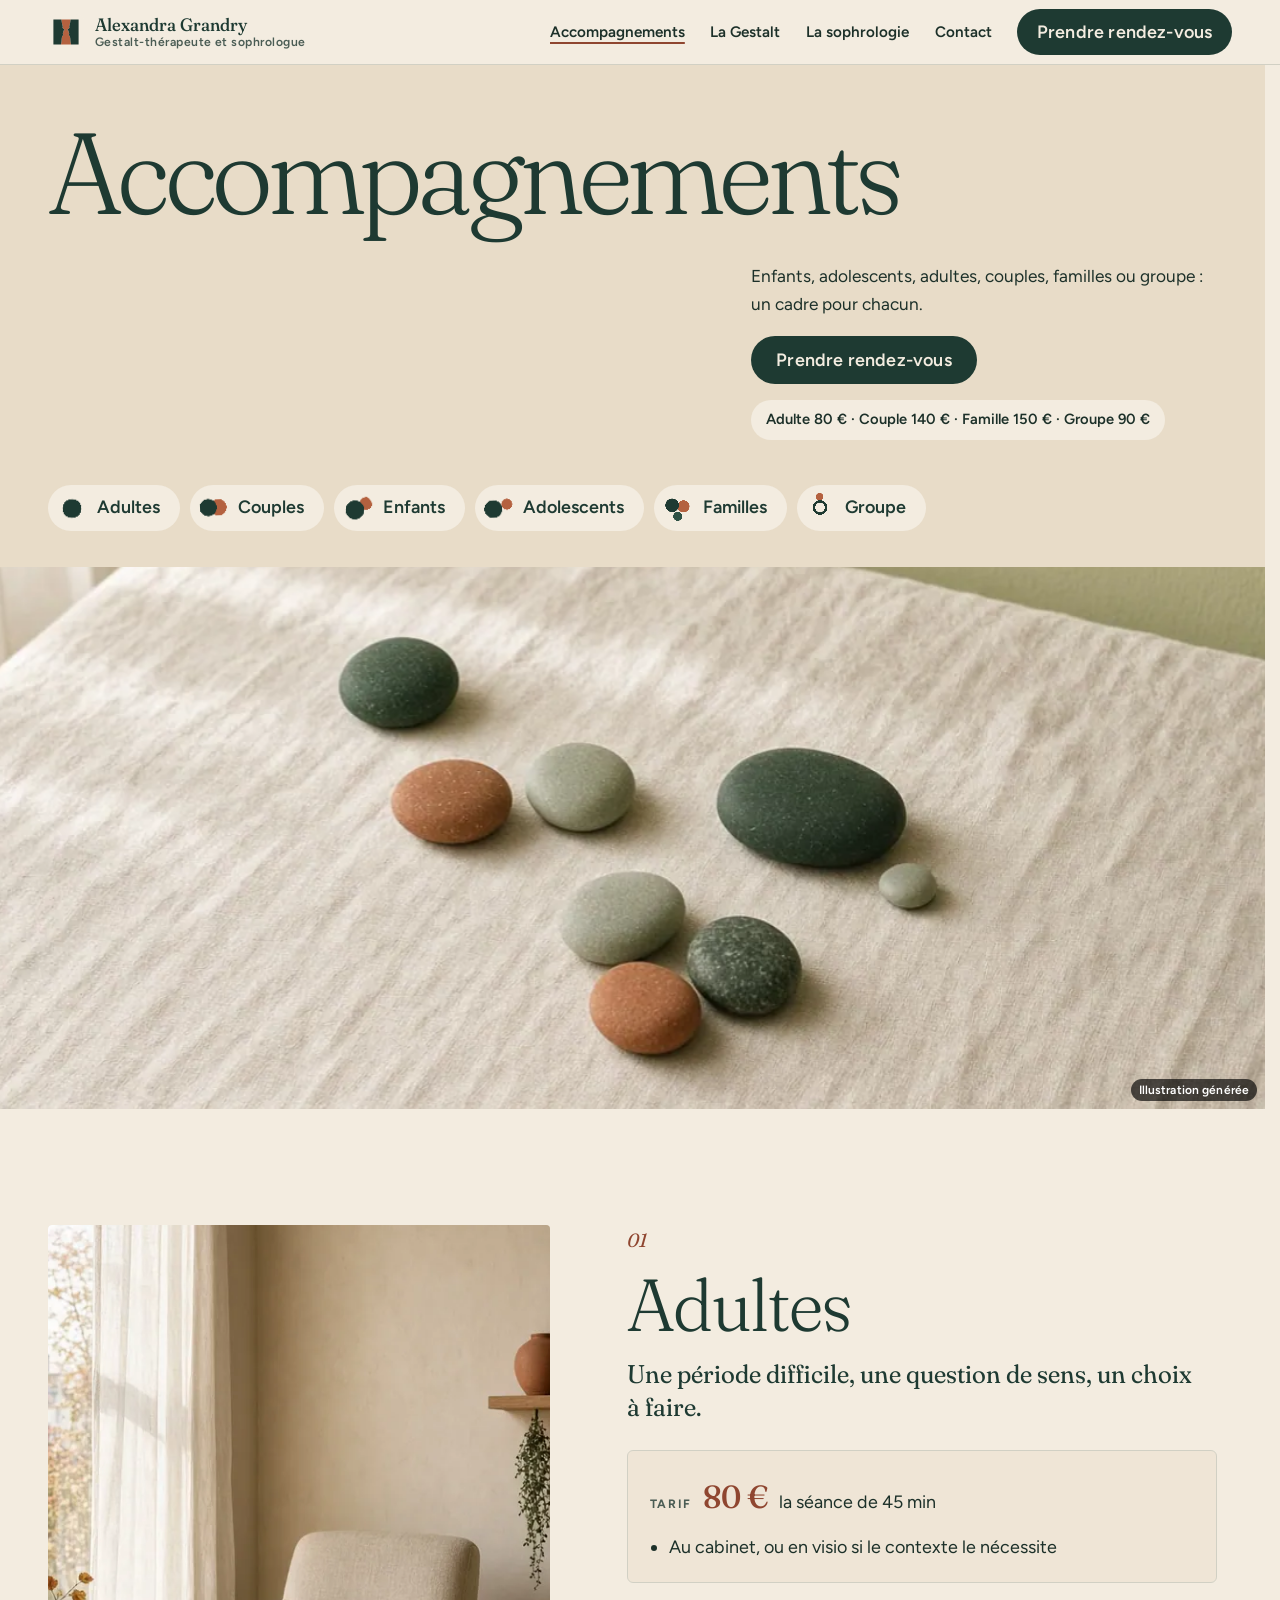
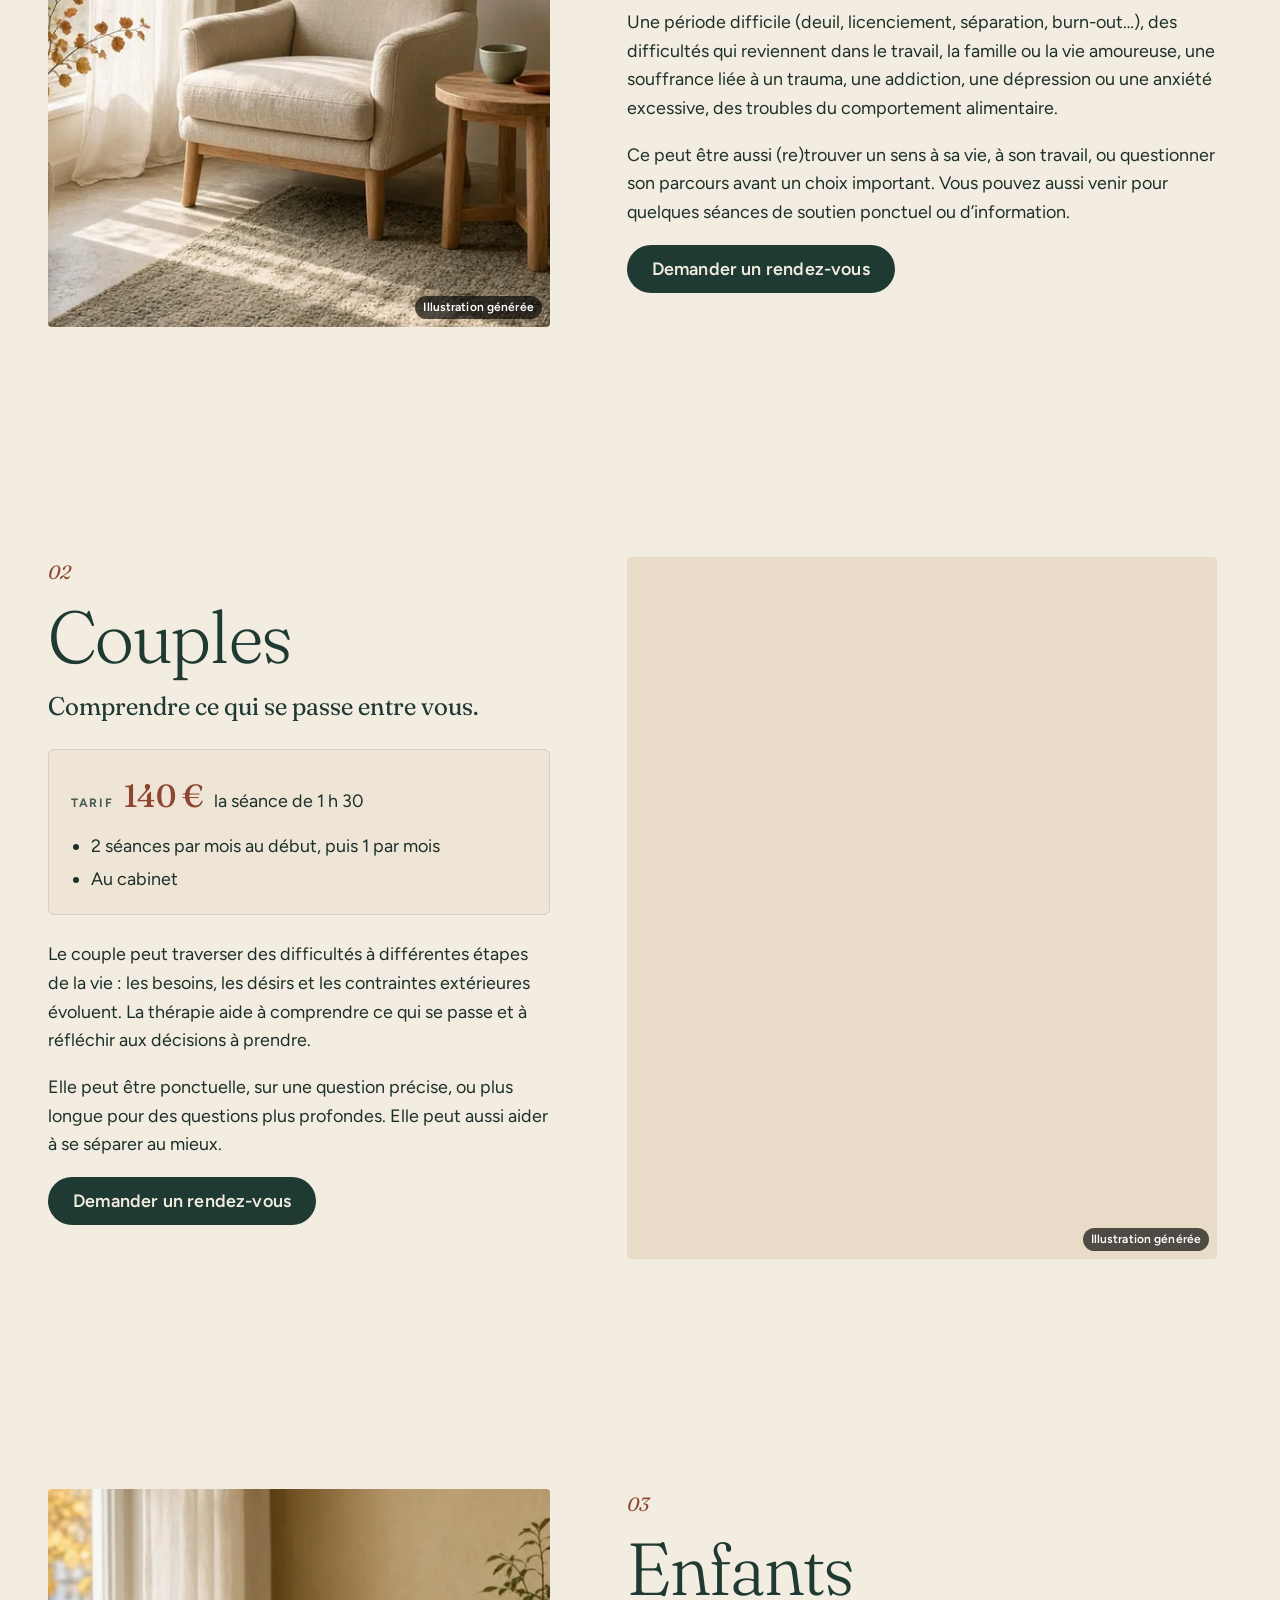
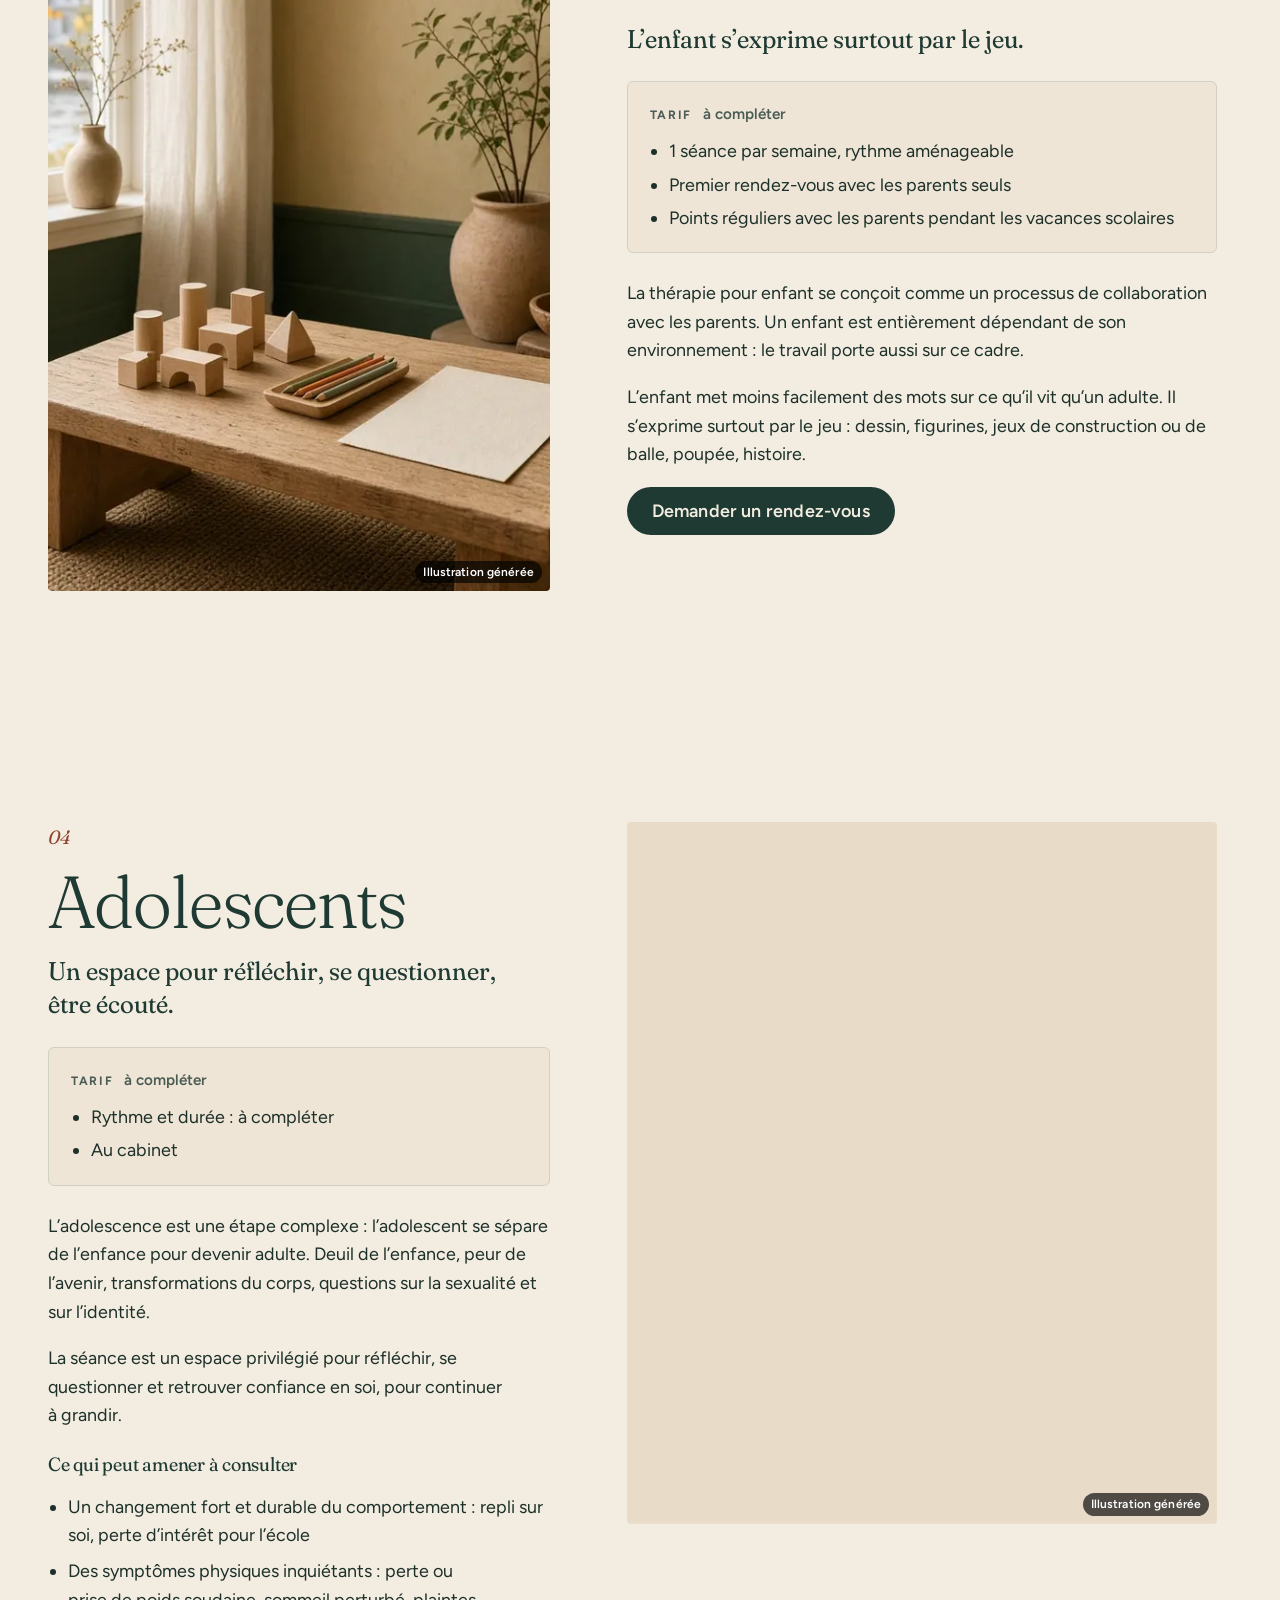
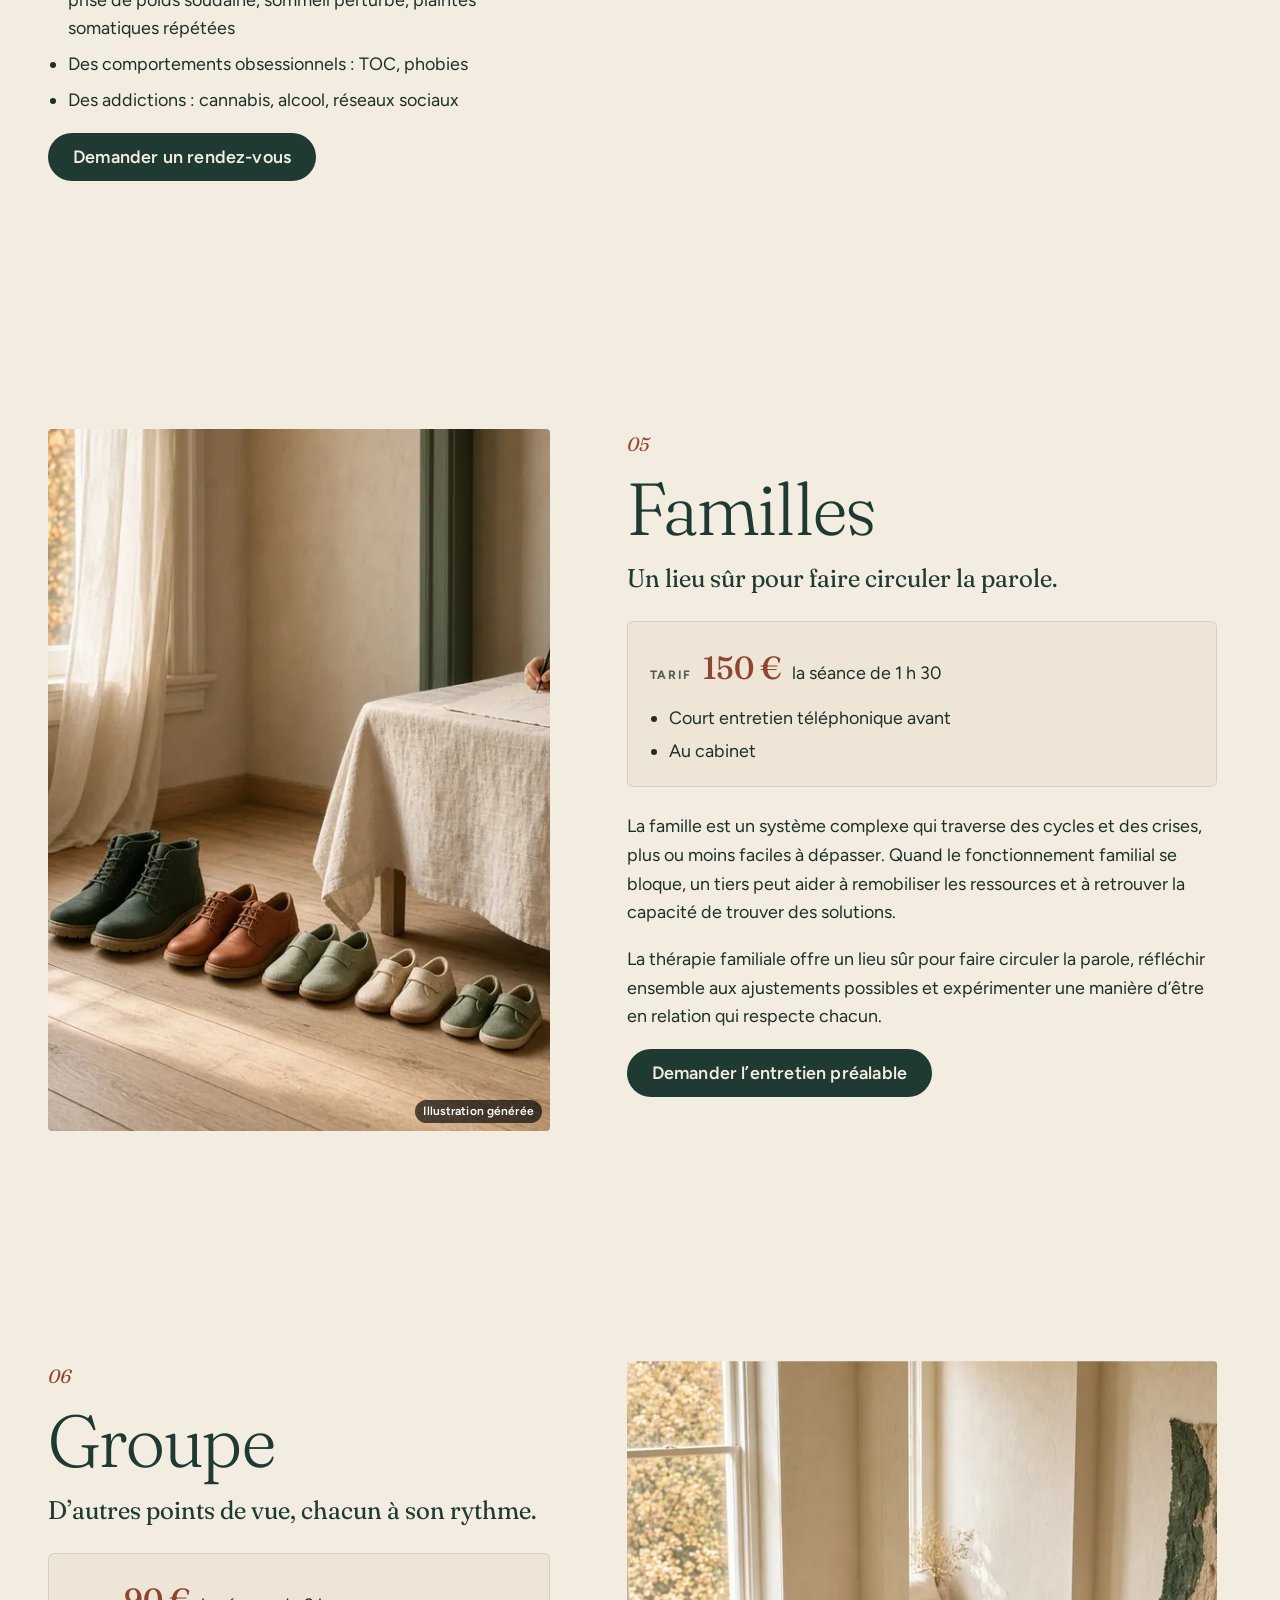
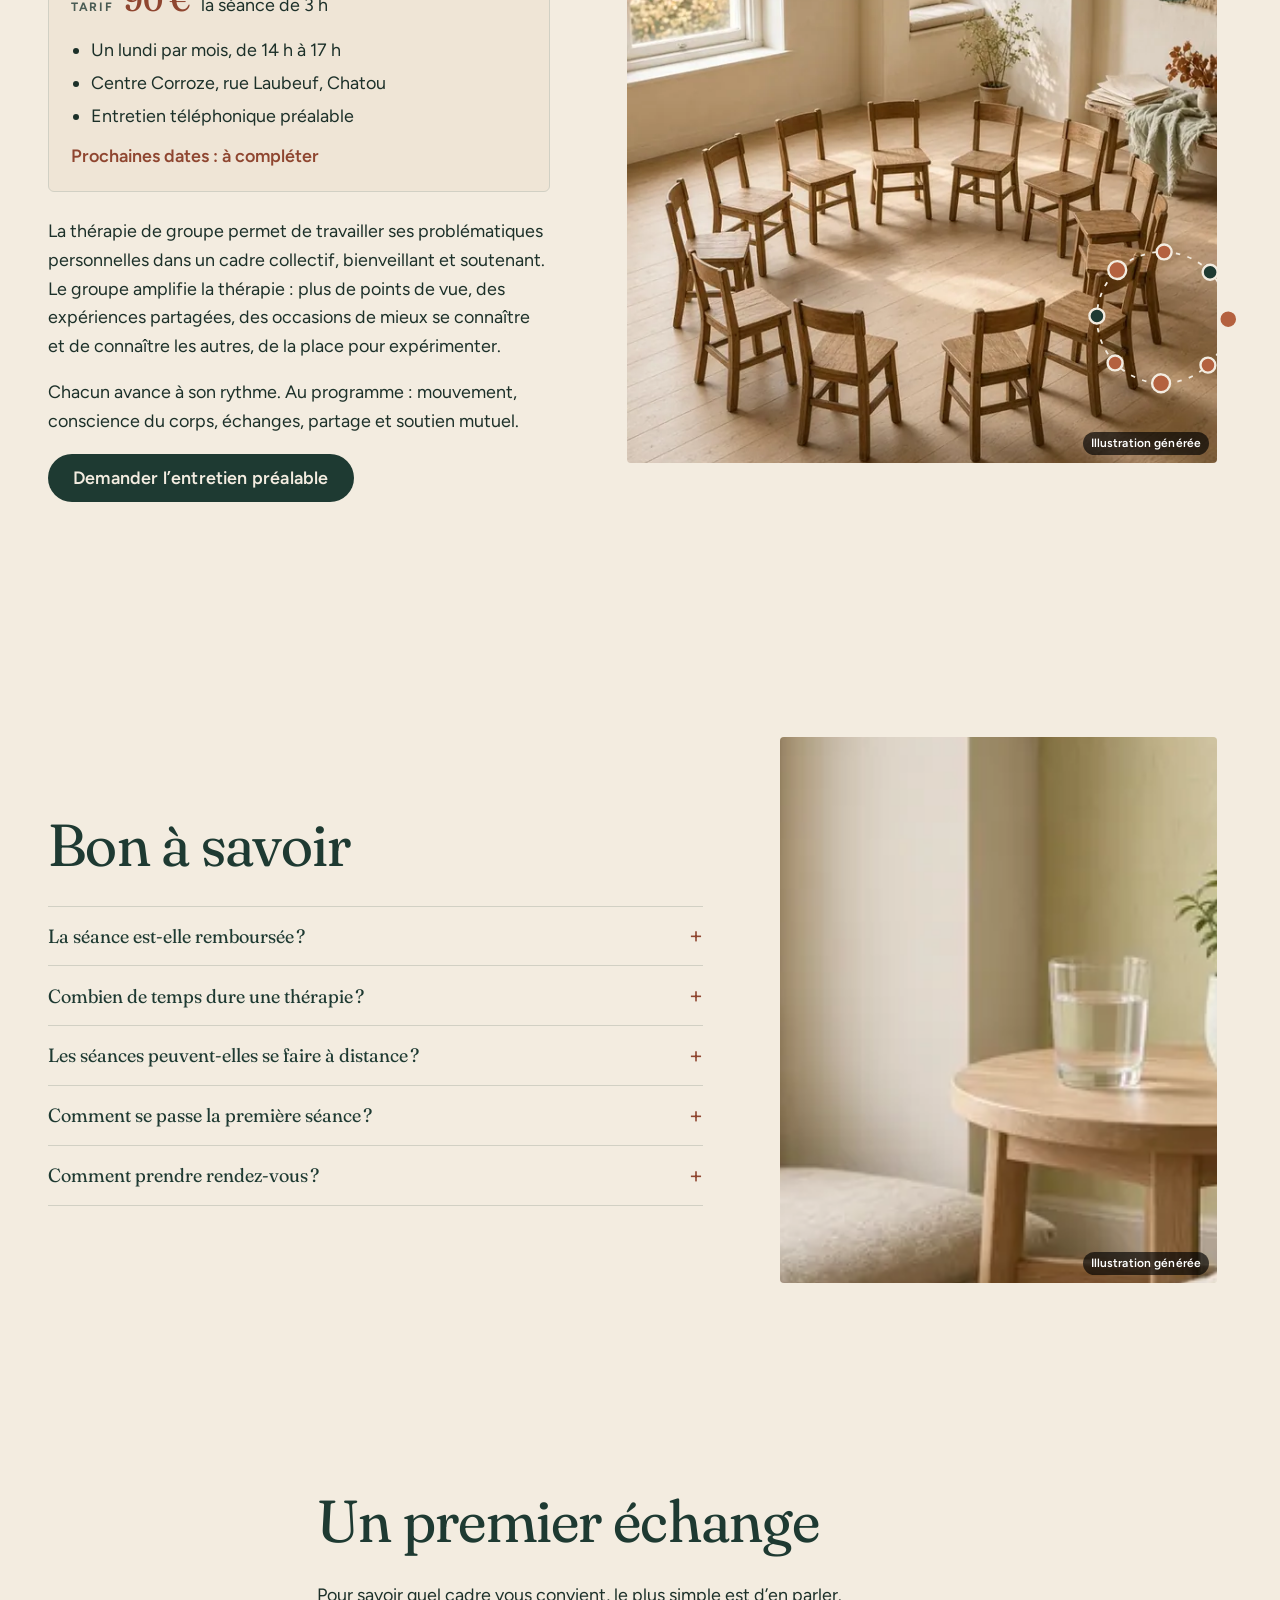
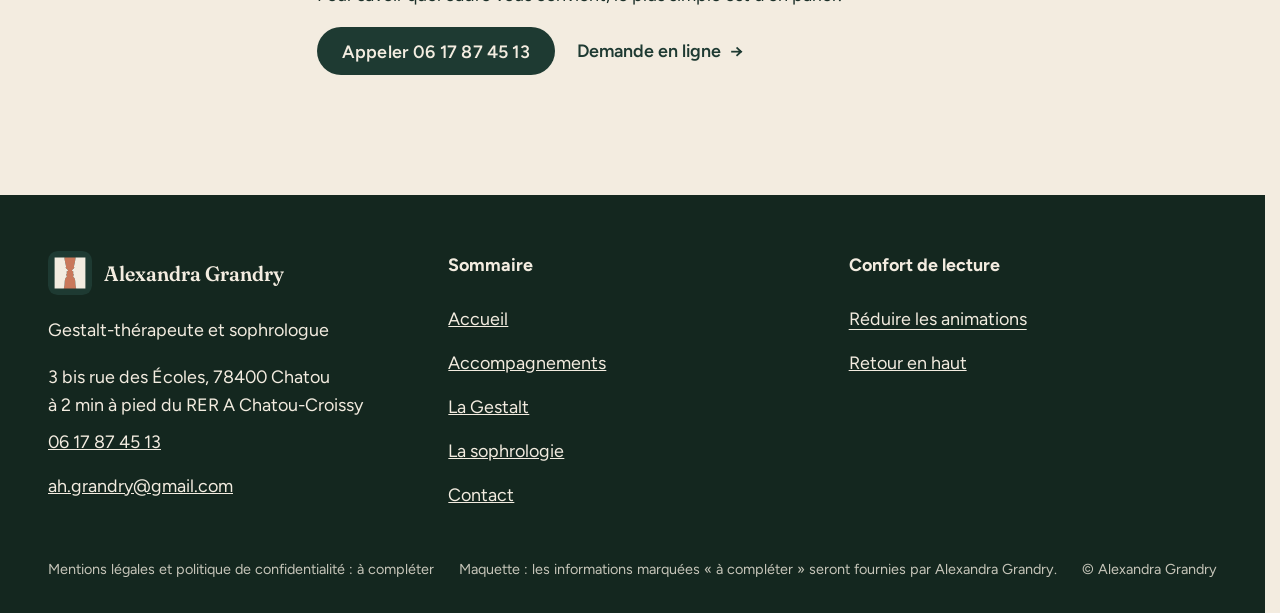
<file: accompagnements.html>
<!doctype html>
<html lang="fr" data-v="2">
<head>
<meta charset="utf-8">
<meta name="viewport" content="width=device-width, initial-scale=1, viewport-fit=cover">
<title>Accompagnements : adultes, enfants, adolescents, couples, familles, groupe</title>
<meta name="description" content="Le cadre et le tarif de chaque accompagnement en Gestalt-thérapie au cabinet de Chatou.">
<meta name="robots" content="noindex, nofollow">
<link rel="canonical" href="https://alexandra-grandry-maquette.vercel.app/accompagnements">
<style>:root{--fond:#f3ece0;--texte:#1c3029;--voile-fond:#1e3a32;--ouverture-fond:#f3ece0;--menu-fond:#1e3a32}:root { --entete-h: 72px; --barres-h: 0px; } html { background: var(--fond); color: var(--texte); scrollbar-gutter: stable; } body { margin: 0; background: var(--fond); } html.js:not(.calme):not(.secours):not([data-arrivee="retour"]) [data-anime] { opacity: 0; } html.js:not(.calme):not(.secours):not([data-arrivee="retour"]) [data-anime].vu { opacity: 1; } [data-voile] { position: fixed; inset: 0; z-index: 900; background: var(--voile-fond); transform: translateY(100%); visibility: hidden; pointer-events: none; } html[data-arrivee="voile"]:not(.voile-leve):not(.calme):not(.secours) [data-voile] { transform: none; visibility: visible; } html.calme [data-voile], html.secours [data-voile] { visibility: hidden !important; } .ouverture-panneau { position: fixed; inset: 0; z-index: 850; display: none; place-content: center; justify-items: center; background: var(--ouverture-fond, var(--voile-fond)); color: var(--fond); text-align: center; } html.js[data-arrivee="intro"]:not(.calme):not(.secours):not(.intro-finie) .ouverture-panneau { display: grid; } html.defilement-bloque, html.defilement-bloque body, html.js[data-arrivee="intro"]:not(.calme):not(.secours):not(.intro-finie), html.js[data-arrivee="intro"]:not(.calme):not(.secours):not(.intro-finie) body, html[data-arrivee="voile"]:not(.voile-leve):not(.calme):not(.secours), html[data-arrivee="voile"]:not(.voile-leve):not(.calme):not(.secours) body { overflow: hidden; } html.js[data-arrivee="intro"]:not(.calme):not(.secours):not(.intro-finie) { background-color: var(--ouverture-fond, var(--voile-fond)); } html[data-arrivee="voile"]:not(.voile-leve):not(.calme):not(.secours) { background-color: var(--voile-fond); }</style>
<script>(function () {
var d = document.documentElement, ss = null, ls = null;
try { ss = window.sessionStorage; ls = window.localStorage; } catch (e) {}
d.classList.add('js');
var calme = false;
try { calme = !!ls && ls.getItem('socle:calme') === 'oui'; } catch (e) {}
if (!calme && window.matchMedia && matchMedia('(prefers-reduced-motion: reduce)').matches) calme = true;
if (calme) d.classList.add('calme');
var nav = performance.getEntriesByType ? performance.getEntriesByType('navigation')[0] : null;
var type = nav ? nav.type : 'navigate';
var depart = null;
try { depart = JSON.parse(ss.getItem('socle:depart') || 'null'); ss.removeItem('socle:depart'); } catch (e) {}
if (depart && !(Date.now() - depart.t < 15000)) depart = null;
var retourSection = false;
try { retourSection = !!ss.getItem('socle:calme-retour'); } catch (e) {}
var mode = type === 'back_forward' || retourSection ? 'retour' : type === 'reload' ? 'intro' : depart ? 'voile' : 'intro';
d.setAttribute('data-arrivee', mode);
if (mode === 'voile' && depart.couleur) d.style.setProperty('--voile-fond', depart.couleur);
if (type === 'reload' && 'scrollRestoration' in history) {
if (!retourSection) history.scrollRestoration = 'manual';
}
try {
var choisie = ls && ls.getItem('socle:langue');
var langue = (d.lang || '').slice(0, 2);
if (choisie && choisie !== langue && type === 'navigate' && !depart) {
var alt = document.querySelector('link[rel="alternate"][hreflang="' + choisie + '"]');
if (alt) location.replace(new URL(alt.href).pathname + location.search + location.hash);
}
} catch (e) {}
setTimeout(function () { if (!d.classList.contains('demarre')) d.classList.add('secours'); }, 2000);
})();</script>
<link rel="preload" href="/assets/fonts/fraunces.woff2" as="font" type="font/woff2" crossorigin>
<link rel="preload" href="/assets/fonts/figtree.woff2" as="font" type="font/woff2" crossorigin>
<link rel="stylesheet" href="/assets/css/socle.css?v=2">
<link rel="stylesheet" href="/assets/css/site.css?v=2">
<link rel="stylesheet" href="/assets/css/modules/fil-conducteur.css?v=2">
<link rel="modulepreload" href="/assets/js/site.js?v=2">
<link rel="modulepreload" href="/assets/js/socle/index.js?v=2">
<script src="/assets/vendor/gsap.min.js" defer></script>
<script src="/assets/vendor/ScrollTrigger.min.js" defer></script>
<script src="/assets/vendor/SplitText.min.js" defer></script>
<script type="module" src="/assets/js/site.js?v=2"></script>
<meta name="theme-color" content="#f3ece0">
<link rel="icon" href="/assets/images/favicon.svg" type="image/svg+xml">
<link rel="apple-touch-icon" href="/assets/images/apple-touch-icon.png">
<meta property="og:type" content="website">
<meta property="og:site_name" content="Alexandra Grandry">
<meta property="og:locale" content="fr_FR">
<meta property="og:title" content="Accompagnements : adultes, enfants, adolescents, couples, familles, groupe">
<meta property="og:description" content="Le cadre et le tarif de chaque accompagnement en Gestalt-thérapie au cabinet de Chatou.">
<meta property="og:url" content="https://alexandra-grandry-maquette.vercel.app/accompagnements">
<meta property="og:image" content="https://alexandra-grandry-maquette.vercel.app/assets/partage/accompagnements-fr.jpg">
<meta property="og:image:width" content="1200">
<meta property="og:image:height" content="630">
<meta property="og:image:alt" content="Les accompagnements d’Alexandra Grandry">
<meta name="twitter:card" content="summary_large_image">
<script type="application/ld+json">{"@context":"https://schema.org","@type":"LocalBusiness","name":"Alexandra Grandry, Gestalt-thérapeute et sophrologue","url":"https://alexandra-grandry-maquette.vercel.app/","telephone":"+33617874513","email":"ah.grandry@gmail.com","address":{"@type":"PostalAddress","streetAddress":"3 bis rue des Écoles","postalCode":"78400","addressLocality":"Chatou","addressCountry":"FR"},"description":"Gestalt-thérapie et sophrologie à Chatou : enfants, adolescents, adultes, couples, familles et groupe. Cabinet à 2 minutes à pied du RER A Chatou-Croissy."}</script>
</head>
<body id="haut">
<div data-voile aria-hidden="true"><svg class="voile-bord voile-bord--haut" viewBox="0 0 1200 120" preserveAspectRatio="none" focusable="false"><path d="M0 120 L0 70 C 60 40, 110 96, 170 62 C 220 34, 240 88, 300 80 C 360 72, 380 20, 450 36 C 520 52, 520 100, 590 84 C 650 70, 670 10, 740 22 C 800 32, 820 92, 880 78 C 940 64, 960 30, 1020 44 C 1080 58, 1110 96, 1200 66 L1200 120 Z"/><circle cx="262" cy="30" r="11"/><circle cx="640" cy="40" r="8"/><circle cx="975" cy="12" r="10"/></svg><svg class="voile-bord voile-bord--bas" viewBox="0 0 1200 120" preserveAspectRatio="none" focusable="false"><path d="M0 0 L0 40 C 70 70, 120 18, 190 52 C 250 82, 280 30, 340 44 C 410 60, 430 104, 500 86 C 560 70, 590 24, 650 40 C 720 58, 740 98, 810 84 C 870 72, 900 26, 960 38 C 1030 52, 1060 92, 1200 58 L1200 0 Z"/><circle cx="420" cy="104" r="9"/><circle cx="1080" cy="102" r="12"/></svg><div class="voile-contenu"><img src="/assets/images/logo-clair.svg" alt="" width="56" height="56"><span data-voile-libelle>Accompagnements</span></div></div>
<div class="ouverture-panneau" data-ouverture aria-hidden="true">
  <svg class="intro-figure" viewBox="0 0 1000 1000" focusable="false">
    <defs>
      <clipPath id="intro-clip-g"><path d="M0 0 L318 0 C320 15 324.3 56.7 330 90 C335.7 123.3 345 167.5 352 200 C359 232.5 370.7 265.3 372 285 C373.3 304.7 359 307.2 360 318 C361 328.8 364.7 333.3 378 350 C391.3 366.7 437.7 401 440 418 C442.3 435 398.3 442 392 452 C385.7 462 403 470 402 478 C401 486 386.3 492.3 386 500 C385.7 507.7 402.3 514.7 400 524 C397.7 533.3 372.3 541.7 372 556 C371.7 570.3 401.3 591.3 398 610 C394.7 628.7 363.3 643 352 668 C340.7 693 335 724.7 330 760 C325 795.3 327 840 322 880 C317 920 303.7 980 300 1000 L0 1000 Z"/></clipPath>
      <clipPath id="intro-clip-d"><path d="M1000 0 L682 0 C680 15 675.7 56.7 670 90 C664.3 123.3 655 167.5 648 200 C641 232.5 629.3 265.3 628 285 C626.7 304.7 641 307.2 640 318 C639 328.8 635.3 333.3 622 350 C608.7 366.7 562.3 401 560 418 C557.7 435 601.7 442 608 452 C614.3 462 597 470 598 478 C599 486 613.7 492.3 614 500 C614.3 507.7 597.7 514.7 600 524 C602.3 533.3 627.7 541.7 628 556 C628.3 570.3 598.7 591.3 602 610 C605.3 628.7 636.7 643 648 668 C659.3 693 665 724.7 670 760 C675 795.3 673 840 678 880 C683 920 696.3 980 700 1000 L1000 1000 Z"/></clipPath>
    </defs>
    <path class="intro-coupe" d="M318 0 C320 15 324.3 56.7 330 90 C335.7 123.3 345 167.5 352 200 C359 232.5 370.7 265.3 372 285 C373.3 304.7 359 307.2 360 318 C361 328.8 364.7 333.3 378 350 C391.3 366.7 437.7 401 440 418 C442.3 435 398.3 442 392 452 C385.7 462 403 470 402 478 C401 486 386.3 492.3 386 500 C385.7 507.7 402.3 514.7 400 524 C397.7 533.3 372.3 541.7 372 556 C371.7 570.3 401.3 591.3 398 610 C394.7 628.7 363.3 643 352 668 C340.7 693 335 724.7 330 760 C325 795.3 327 840 322 880 C317 920 303.7 980 300 1000 L700 1000 C696.3 980 683 920 678 880 C673 840 675 795.3 670 760 C665 724.7 659.3 693 648 668 C636.7 643 605.3 628.7 602 610 C598.7 591.3 628.3 570.3 628 556 C627.7 541.7 602.3 533.3 600 524 C597.7 514.7 614.3 507.7 614 500 C613.7 492.3 599 486 598 478 C597 470 614.3 462 608 452 C601.7 442 557.7 435 560 418 C562.3 401 608.7 366.7 622 350 C635.3 333.3 639 328.8 640 318 C641 307.2 626.7 304.7 628 285 C629.3 265.3 641 232.5 648 200 C655 167.5 664.3 123.3 670 90 C675.7 56.7 680 15 682 0 Z"/>
    <g class="intro-face intro-face--g" clip-path="url(#intro-clip-g)"><circle class="intro-tache" cx="150" cy="160" r="0"></circle><circle class="intro-tache" cx="260" cy="360" r="0"></circle><circle class="intro-tache" cx="120" cy="560" r="0"></circle><circle class="intro-tache" cx="280" cy="760" r="0"></circle><circle class="intro-tache" cx="150" cy="930" r="0"></circle><circle class="intro-tache" cx="40" cy="420" r="0"></circle><circle class="intro-tache" cx="50" cy="60" r="0"></circle></g>
    <g class="intro-face intro-face--d" clip-path="url(#intro-clip-d)"><circle class="intro-tache" cx="850" cy="160" r="0"></circle><circle class="intro-tache" cx="740" cy="360" r="0"></circle><circle class="intro-tache" cx="880" cy="560" r="0"></circle><circle class="intro-tache" cx="720" cy="760" r="0"></circle><circle class="intro-tache" cx="850" cy="930" r="0"></circle><circle class="intro-tache" cx="960" cy="420" r="0"></circle><circle class="intro-tache" cx="950" cy="60" r="0"></circle></g>
    <g class="intro-gouttes"><circle cx="90" cy="120" r="16"></circle><circle cx="230" cy="60" r="10"></circle><circle cx="120" cy="470" r="12"></circle><circle cx="40" cy="760" r="18"></circle><circle cx="250" cy="900" r="11"></circle><circle cx="470" cy="150" r="9"></circle><circle cx="560" cy="860" r="13"></circle><circle cx="770" cy="90" r="14"></circle><circle cx="930" cy="300" r="10"></circle><circle cx="880" cy="620" r="17"></circle><circle cx="700" cy="960" r="9"></circle><circle cx="960" cy="840" r="12"></circle></g>
  </svg>
  <p class="ouverture-nom">Alexandra Grandry</p>
  <p class="ouverture-ligne">Gestalt-thérapie · Sophrologie · Chatou</p>
</div>
<a class="evitement" href="#contenu">Aller au contenu</a>
<header data-entete>
  <div class="entete-rangee">
    <a class="entete-logo" href="/" data-libelle="Accueil">
      <img src="/assets/images/logo.svg" alt="" width="36" height="36"><span class="entete-nom">Alexandra Grandry<small>Gestalt-thérapeute et sophrologue</small></span>
    </a>
    <nav data-nav aria-label="Navigation principale">
      <ul><li><a href="/accompagnements" data-libelle="Accompagnements" aria-current="page">Accompagnements</a></li><li><a href="/gestalt-therapie" data-libelle="La Gestalt">La Gestalt</a></li><li><a href="/sophrologie" data-libelle="La sophrologie">La sophrologie</a></li><li><a href="/contact" data-libelle="Contact">Contact</a></li></ul>
    </nav>
    <div class="entete-actions">
      <a class="bouton entete-action" href="/contact#demande" data-libelle="Contact"><span class="long">Prendre rendez-vous</span><span class="court" aria-hidden="true">Rendez-vous</span></a>
      <button type="button" data-menu-bouton aria-controls="menu" aria-expanded="false" data-libelle-ouvrir="Menu" data-libelle-fermer="Fermer"><span data-libelle-bouton>Menu</span></button>
    </div>
  </div>
</header>
<div id="menu" data-menu role="dialog" aria-modal="true" aria-label="Menu">
  <ul><li style="--i:0"><a href="/" class="menu-lien" data-libelle="Accueil">Accueil</a></li><li style="--i:1"><a href="/accompagnements" class="menu-lien" data-libelle="Accompagnements" aria-current="page">Accompagnements</a></li><li style="--i:2"><a href="/gestalt-therapie" class="menu-lien" data-libelle="La Gestalt">La Gestalt</a></li><li style="--i:3"><a href="/sophrologie" class="menu-lien" data-libelle="La sophrologie">La sophrologie</a></li><li style="--i:4"><a href="/contact" class="menu-lien" data-libelle="Contact">Contact</a></li></ul>
  <p><a class="bouton" href="tel:+33617874513">Appeler 06 17 87 45 13</a></p>
  <p><button type="button" class="lien" data-calme-bascule data-libelle-reduire="Réduire les animations" data-libelle-retablir="Rétablir les animations" data-libelle-systeme="Animations réduites par le réglage de votre appareil"><span data-libelle-bouton>Réduire les animations</span></button></p>
</div>
<main id="contenu" tabindex="-1" data-module="fil-conducteur">
<section class="ouv-accomp" id="debut">
  <div class="conteneur ouv-accomp__tete">
    <h1 class="ouv-accomp__titre" data-anime="lignes">Accompagnements</h1>
    <div class="ouv-accomp__cote">
      <p data-anime>Enfants, adolescents, adultes, couples, familles ou groupe : un cadre pour chacun.</p>
      <p class="actions" data-anime><a href="/contact#demande" class="bouton" data-libelle="Contact" data-action-principale data-survol="magnetique">Prendre rendez-vous</a></p>
      <p class="info-cle" data-info-cle data-anime>Adulte 80 € · Couple 140 € · Famille 150 € · Groupe 90 €</p>
    </div>
  </div>
  <nav class="conteneur ouv-accomp__sommaire" aria-label="Aller directement à">
    <ul><li style="--i:0" data-anime="gsap"><a href="#adultes" data-sans-transition><span class="pastille pastille--adultes" aria-hidden="true" data-effet="gouttes"></span>Adultes</a></li><li style="--i:1" data-anime="gsap"><a href="#couples" data-sans-transition><span class="pastille pastille--couples" aria-hidden="true" data-effet="gouttes"></span>Couples</a></li><li style="--i:2" data-anime="gsap"><a href="#enfants" data-sans-transition><span class="pastille pastille--enfants" aria-hidden="true" data-effet="gouttes"></span>Enfants</a></li><li style="--i:3" data-anime="gsap"><a href="#adolescents" data-sans-transition><span class="pastille pastille--adolescents" aria-hidden="true" data-effet="gouttes"></span>Adolescents</a></li><li style="--i:4" data-anime="gsap"><a href="#familles" data-sans-transition><span class="pastille pastille--familles" aria-hidden="true" data-effet="gouttes"></span>Familles</a></li><li style="--i:5" data-anime="gsap"><a href="#groupe" data-sans-transition><span class="pastille pastille--groupe" aria-hidden="true" data-effet="gouttes"></span>Groupe</a></li></ul>
  </nav>
  <figure class="media ouv-accomp__bandeau" data-grok data-fx="parallaxe" data-fx-force="8" style="--cadrage:50% 50%">
  <picture><source media="(max-width: 760px) and (orientation: portrait)" srcset="/assets/images/grok/accompagnements-ouverture-mobile-640.webp 640w, /assets/images/grok/accompagnements-ouverture-mobile-1080.webp 1080w" sizes="100vw">
    <img src="/assets/images/grok/accompagnements-ouverture-1280.webp" srcset="/assets/images/grok/accompagnements-ouverture-640.webp 640w, /assets/images/grok/accompagnements-ouverture-1280.webp 1280w" sizes="100vw" alt="Galets de tailles différentes posés sur du lin : seul, à deux, en cercle" width="1280" height="549" fetchpriority="high" loading="eager" decoding="async">
  </picture><figcaption class="mention-ia">Illustration générée</figcaption>
</figure>
</section>
<section class="fiche fiche--gauche" id="adultes" aria-labelledby="titre-adultes" data-fil="droite">
  <div class="conteneur fiche__grille">
    <div class="fiche__visuel">
      <figure class="media fiche__media" data-grok data-fx="parallaxe" style="--cadrage:50% 50%">
  <picture>
    <img src="/assets/images/grok/adultes-784.webp" srcset="/assets/images/grok/adultes-480.webp 480w, /assets/images/grok/adultes-640.webp 640w, /assets/images/grok/adultes-784.webp 784w" sizes="(max-width: 760px) 100vw, 38vw" alt="Fauteuil en lin vide près d’une grande fenêtre" width="784" height="1175" loading="lazy" decoding="async">
  </picture><figcaption class="mention-ia">Illustration générée</figcaption>
</figure>
    </div>
    <div class="fiche__texte">
      <p class="fiche__num" aria-hidden="true">01</p>
      <h2 id="titre-adultes" data-anime="lignes">Adultes</h2>
      <p class="fiche__phrase" data-anime>Une période difficile, une question de sens, un choix à faire.</p>
      <div class="fiche__recto" data-anime>
        <p class="fiche__tarif"><span class="etiquette">Tarif</span> <strong data-prix>80 €</strong> <span>la séance de 45 min</span></p>
        <ul class="fiche__cadre"><li>Au cabinet, ou en visio si le contexte le nécessite</li></ul>
      </div>
      <p data-anime>Une période difficile (deuil, licenciement, séparation, burn-out…), des difficultés qui reviennent dans le travail, la famille ou la vie amoureuse, une souffrance liée à un trauma, une addiction, une dépression ou une anxiété excessive, des troubles du comportement alimentaire.</p><p data-anime>Ce peut être aussi (re)trouver un sens à sa vie, à son travail, ou questionner son parcours avant un choix important. Vous pouvez aussi venir pour quelques séances de soutien ponctuel ou d’information.</p>
      <p data-anime><a href="/contact?public=adultes#demande" class="bouton" data-libelle="Contact" data-survol="magnetique">Demander un rendez-vous<span class="visuellement-cache"> pour adultes</span></a></p>
    </div>
  </div>
</section><section class="fiche fiche--droite" id="couples" aria-labelledby="titre-couples" data-fil="gauche">
  <div class="conteneur fiche__grille">
    <div class="fiche__visuel">
      <figure class="media fiche__media" data-grok data-anime="rideau" style="--cadrage:50% 50%">
  <picture>
    <img src="/assets/images/grok/couples-784.webp" srcset="/assets/images/grok/couples-480.webp 480w, /assets/images/grok/couples-640.webp 640w, /assets/images/grok/couples-784.webp 784w" sizes="(max-width: 760px) 100vw, 38vw" alt="Deux manteaux suspendus côte à côte" width="784" height="1175" loading="lazy" decoding="async">
  </picture><figcaption class="mention-ia">Illustration générée</figcaption>
</figure>
    </div>
    <div class="fiche__texte">
      <p class="fiche__num" aria-hidden="true">02</p>
      <h2 id="titre-couples" data-anime="lignes">Couples</h2>
      <p class="fiche__phrase" data-anime>Comprendre ce qui se passe entre vous.</p>
      <div class="fiche__recto" data-anime>
        <p class="fiche__tarif"><span class="etiquette">Tarif</span> <strong data-prix>140 €</strong> <span>la séance de 1 h 30</span></p>
        <ul class="fiche__cadre"><li>2 séances par mois au début, puis 1 par mois</li><li>Au cabinet</li></ul>
      </div>
      <p data-anime>Le couple peut traverser des difficultés à différentes étapes de la vie : les besoins, les désirs et les contraintes extérieures évoluent. La thérapie aide à comprendre ce qui se passe et à réfléchir aux décisions à prendre.</p><p data-anime>Elle peut être ponctuelle, sur une question précise, ou plus longue pour des questions plus profondes. Elle peut aussi aider à se séparer au mieux.</p>
      <p data-anime><a href="/contact?public=couples#demande" class="bouton" data-libelle="Contact" data-survol="magnetique">Demander un rendez-vous<span class="visuellement-cache"> pour couples</span></a></p>
    </div>
  </div>
</section><section class="fiche fiche--gauche" id="enfants" aria-labelledby="titre-enfants" data-fil="droite">
  <div class="conteneur fiche__grille">
    <div class="fiche__visuel">
      <figure class="media fiche__media" data-grok data-fx="parallaxe" style="--cadrage:50% 50%">
  <picture>
    <img src="/assets/images/grok/enfants-784.webp" srcset="/assets/images/grok/enfants-480.webp 480w, /assets/images/grok/enfants-640.webp 640w, /assets/images/grok/enfants-784.webp 784w" sizes="(max-width: 760px) 100vw, 38vw" alt="Table basse avec des cubes en bois et des crayons de couleur" width="784" height="1175" loading="lazy" decoding="async">
  </picture><figcaption class="mention-ia">Illustration générée</figcaption>
</figure>
    </div>
    <div class="fiche__texte">
      <p class="fiche__num" aria-hidden="true">03</p>
      <h2 id="titre-enfants" data-anime="lignes">Enfants</h2>
      <p class="fiche__phrase" data-anime>L’enfant s’exprime surtout par le jeu.</p>
      <div class="fiche__recto" data-anime>
        <p class="fiche__tarif"><span class="etiquette">Tarif</span> <span class="prix-manquant" data-prix>à compléter</span></p>
        <ul class="fiche__cadre"><li>1 séance par semaine, rythme aménageable</li><li>Premier rendez-vous avec les parents seuls</li><li>Points réguliers avec les parents pendant les vacances scolaires</li></ul>
      </div>
      <p data-anime>La thérapie pour enfant se conçoit comme un processus de collaboration avec les parents. Un enfant est entièrement dépendant de son environnement : le travail porte aussi sur ce cadre.</p><p data-anime>L’enfant met moins facilement des mots sur ce qu’il vit qu’un adulte. Il s’exprime surtout par le jeu : dessin, figurines, jeux de construction ou de balle, poupée, histoire.</p>
      <p data-anime><a href="/contact?public=enfants#demande" class="bouton" data-libelle="Contact" data-survol="magnetique">Demander un rendez-vous<span class="visuellement-cache"> pour enfants</span></a></p>
    </div>
  </div>
</section><section class="fiche fiche--droite" id="adolescents" aria-labelledby="titre-adolescents" data-fil="gauche">
  <div class="conteneur fiche__grille">
    <div class="fiche__visuel">
      <figure class="media fiche__media" data-grok data-anime="rideau" style="--cadrage:50% 50%">
  <picture>
    <img src="/assets/images/grok/adolescents-784.webp" srcset="/assets/images/grok/adolescents-480.webp 480w, /assets/images/grok/adolescents-640.webp 640w, /assets/images/grok/adolescents-784.webp 784w" sizes="(max-width: 760px) 100vw, 38vw" alt="Casque audio et sweat posés sur un rebord de fenêtre" width="784" height="1175" loading="lazy" decoding="async">
  </picture><figcaption class="mention-ia">Illustration générée</figcaption>
</figure>
    </div>
    <div class="fiche__texte">
      <p class="fiche__num" aria-hidden="true">04</p>
      <h2 id="titre-adolescents" data-anime="lignes">Adolescents</h2>
      <p class="fiche__phrase" data-anime>Un espace pour réfléchir, se questionner, être écouté.</p>
      <div class="fiche__recto" data-anime>
        <p class="fiche__tarif"><span class="etiquette">Tarif</span> <span class="prix-manquant" data-prix>à compléter</span></p>
        <ul class="fiche__cadre"><li>Rythme et durée : à compléter</li><li>Au cabinet</li></ul>
      </div>
      <p data-anime>L’adolescence est une étape complexe : l’adolescent se sépare de l’enfance pour devenir adulte. Deuil de l’enfance, peur de l’avenir, transformations du corps, questions sur la sexualité et sur l’identité.</p><p data-anime>La séance est un espace privilégié pour réfléchir, se questionner et retrouver confiance en soi, pour continuer à grandir.</p>
      <h3 class="fiche__sous" data-anime>Ce qui peut amener à consulter</h3><ul class="fiche__signes" data-anime="cascade"><li>Un changement fort et durable du comportement : repli sur soi, perte d’intérêt pour l’école</li><li>Des symptômes physiques inquiétants : perte ou prise de poids soudaine, sommeil perturbé, plaintes somatiques répétées</li><li>Des comportements obsessionnels : TOC, phobies</li><li>Des addictions : cannabis, alcool, réseaux sociaux</li></ul>
      <p data-anime><a href="/contact?public=adolescents#demande" class="bouton" data-libelle="Contact" data-survol="magnetique">Demander un rendez-vous<span class="visuellement-cache"> pour adolescents</span></a></p>
    </div>
  </div>
</section><section class="fiche fiche--gauche" id="familles" aria-labelledby="titre-familles" data-fil="droite">
  <div class="conteneur fiche__grille">
    <div class="fiche__visuel">
      <figure class="media fiche__media" data-grok data-fx="parallaxe" style="--cadrage:50% 50%">
  <picture>
    <img src="/assets/images/grok/familles-784.webp" srcset="/assets/images/grok/familles-480.webp 480w, /assets/images/grok/familles-640.webp 640w, /assets/images/grok/familles-784.webp 784w" sizes="(max-width: 760px) 100vw, 38vw" alt="Chaussures de tailles différentes alignées à l’entrée" width="784" height="1175" loading="lazy" decoding="async">
  </picture><figcaption class="mention-ia">Illustration générée</figcaption>
</figure>
    </div>
    <div class="fiche__texte">
      <p class="fiche__num" aria-hidden="true">05</p>
      <h2 id="titre-familles" data-anime="lignes">Familles</h2>
      <p class="fiche__phrase" data-anime>Un lieu sûr pour faire circuler la parole.</p>
      <div class="fiche__recto" data-anime>
        <p class="fiche__tarif"><span class="etiquette">Tarif</span> <strong data-prix>150 €</strong> <span>la séance de 1 h 30</span></p>
        <ul class="fiche__cadre"><li>Court entretien téléphonique avant</li><li>Au cabinet</li></ul>
      </div>
      <p data-anime>La famille est un système complexe qui traverse des cycles et des crises, plus ou moins faciles à dépasser. Quand le fonctionnement familial se bloque, un tiers peut aider à remobiliser les ressources et à retrouver la capacité de trouver des solutions.</p><p data-anime>La thérapie familiale offre un lieu sûr pour faire circuler la parole, réfléchir ensemble aux ajustements possibles et expérimenter une manière d’être en relation qui respecte chacun.</p>
      <p data-anime><a href="/contact?public=familles#demande" class="bouton" data-libelle="Contact" data-survol="magnetique">Demander l’entretien préalable<span class="visuellement-cache"> pour familles</span></a></p>
    </div>
  </div>
</section><section class="fiche fiche--droite" id="groupe" aria-labelledby="titre-groupe" data-fil="gauche">
  <div class="conteneur fiche__grille">
    <div class="fiche__visuel">
      <figure class="media fiche__media" data-grok data-anime="rideau" style="--cadrage:50% 50%">
  <picture>
    <img src="/assets/images/grok/groupe-784.webp" srcset="/assets/images/grok/groupe-480.webp 480w, /assets/images/grok/groupe-640.webp 640w, /assets/images/grok/groupe-784.webp 784w" sizes="(max-width: 760px) 100vw, 38vw" alt="Cercle de chaises en bois dans une salle lumineuse" width="784" height="1175" loading="lazy" decoding="async">
  </picture><figcaption class="mention-ia">Illustration générée</figcaption>
</figure>
      <svg class="cercle" viewBox="-60 -60 120 120" role="img" aria-label="Cercle du groupe : des points qui tournent lentement" data-effet="cercle" focusable="false">
  <circle class="cercle__trait" r="44" fill="none"></circle>
  <g class="cercle__points"><circle cx="44.00" cy="0.00" r="6"></circle><circle cx="31.11" cy="31.11" r="5"></circle><circle cx="0.00" cy="44.00" r="5"></circle><circle cx="-31.11" cy="31.11" r="6"></circle><circle cx="-44.00" cy="0.00" r="5"></circle><circle cx="-31.11" cy="-31.11" r="5"></circle><circle cx="-0.00" cy="-44.00" r="6"></circle><circle cx="31.11" cy="-31.11" r="5"></circle></g>
</svg>
    </div>
    <div class="fiche__texte">
      <p class="fiche__num" aria-hidden="true">06</p>
      <h2 id="titre-groupe" data-anime="lignes">Groupe</h2>
      <p class="fiche__phrase" data-anime>D’autres points de vue, chacun à son rythme.</p>
      <div class="fiche__recto" data-anime>
        <p class="fiche__tarif"><span class="etiquette">Tarif</span> <strong data-prix>90 €</strong> <span>la séance de 3 h</span></p>
        <ul class="fiche__cadre"><li>Un lundi par mois, de 14 h à 17 h</li><li>Centre Corroze, rue Laubeuf, Chatou</li><li>Entretien téléphonique préalable</li></ul>
        <p class="fiche__dates">Prochaines dates : à compléter</p>
      </div>
      <p data-anime>La thérapie de groupe permet de travailler ses problématiques personnelles dans un cadre collectif, bienveillant et soutenant. Le groupe amplifie la thérapie : plus de points de vue, des expériences partagées, des occasions de mieux se connaître et de connaître les autres, de la place pour expérimenter.</p><p data-anime>Chacun avance à son rythme. Au programme : mouvement, conscience du corps, échanges, partage et soutien mutuel.</p>
      <p data-anime><a href="/contact?public=groupe#demande" class="bouton" data-libelle="Contact" data-survol="magnetique">Demander l’entretien préalable<span class="visuellement-cache"> pour groupe</span></a></p>
    </div>
  </div>
</section>
<section class="pratique conteneur" id="bon-a-savoir" data-fil="droite">
  <div>
    <h2 data-anime="lignes">Bon à savoir</h2>
    <details class="faq-item" data-anime><summary>La séance est-elle remboursée ?</summary><p>Non par la Sécurité sociale, mais certaines mutuelles la prennent en charge.</p></details><details class="faq-item" data-anime><summary>Combien de temps dure une thérapie ?</summary><p>Il n’y a pas de durée prédéfinie : vous décidez de la fin, avec une ou deux séances de clôture.</p></details><details class="faq-item" data-anime><summary>Les séances peuvent-elles se faire à distance ?</summary><p>Oui, en visioconférence, quand le contexte le nécessite.</p></details><details class="faq-item" data-anime><summary>Comment se passe la première séance ?</summary><p>C’est un temps d’échange sur votre demande et sur ce que vous vivez. Pour un enfant, le premier rendez-vous a lieu avec les parents seuls.</p></details><details class="faq-item" data-anime><summary>Comment prendre rendez-vous ?</summary><p>Par téléphone au 06 17 87 45 13 ou par e-mail à ah.grandry@gmail.com.</p></details>
  </div>
  <figure class="media pratique__media" data-grok data-fx="parallaxe" style="--cadrage:50% 50%">
  <picture>
    <img src="/assets/images/grok/accompagnements-pratique-800.webp" srcset="/assets/images/grok/accompagnements-pratique-480.webp 480w, /assets/images/grok/accompagnements-pratique-640.webp 640w, /assets/images/grok/accompagnements-pratique-800.webp 800w" sizes="(max-width: 760px) 100vw, 34vw" alt="Verre d’eau et petite plante sur une table d’appoint" width="800" height="534" loading="lazy" decoding="async">
  </picture><figcaption class="mention-ia">Illustration générée</figcaption>
</figure>
</section>
<section class="appel-court conteneur" id="appel">
  <svg class="appel-court__forme" viewBox="-1 -1 2 2" aria-hidden="true" data-fx="trace" data-visuel><path d="M-0.8 0.1 C -0.7 -0.6, 0.1 -0.85, 0.6 -0.45 S 0.95 0.55, 0.2 0.75 S -0.9 0.75, -0.8 0.1" fill="none" stroke="currentColor" stroke-width="0.03" stroke-linecap="round"/></svg>
  <div>
    <h2 data-anime="lignes">Un premier échange</h2>
    <p data-anime>Pour savoir quel cadre vous convient, le plus simple est d’en parler.</p>
    <p class="actions" data-anime><a class="bouton" href="tel:+33617874513" data-fil-point="0.5 0.5" data-fil-boucle>Appeler 06 17 87 45 13</a> <a href="/contact#demande" class="lien-fleche" data-libelle="Contact">Demande en ligne</a></p>
  </div>
</section>
<template data-fil-objet><circle class="fil-goutte" r="6"></circle><circle class="fil-goutte-halo" r="13"></circle></template>
</main>
<footer class="pied" id="pied">
  <div class="conteneur pied-grille">
    <div>
      <p class="pied-nom"><img src="/assets/images/logo-clair.svg" alt="" width="44" height="44"><strong>Alexandra Grandry</strong></p>
      <p>Gestalt-thérapeute et sophrologue</p>
      <p>3 bis rue des Écoles, 78400 Chatou<br>à 2 min à pied du RER A Chatou-Croissy<br><a href="tel:+33617874513">06 17 87 45 13</a><br><a href="mailto:ah.grandry@gmail.com">ah.grandry@gmail.com</a></p>
    </div>
    <nav aria-label="Sommaire">
      <p><strong>Sommaire</strong></p>
      <ul><li><a href="/" data-libelle="Accueil">Accueil</a></li><li><a href="/accompagnements" data-libelle="Accompagnements" aria-current="page">Accompagnements</a></li><li><a href="/gestalt-therapie" data-libelle="La Gestalt">La Gestalt</a></li><li><a href="/sophrologie" data-libelle="La sophrologie">La sophrologie</a></li><li><a href="/contact" data-libelle="Contact">Contact</a></li></ul>
    </nav>
    <div>
      <p><strong>Confort de lecture</strong></p>
      <ul>
        <li><button type="button" class="lien" data-calme-bascule data-libelle-reduire="Réduire les animations" data-libelle-retablir="Rétablir les animations" data-libelle-systeme="Animations réduites par le réglage de votre appareil"><span data-libelle-bouton>Réduire les animations</span></button></li>
        <li><a href="#haut" data-sans-transition>Retour en haut</a></li>
      </ul>
    </div>
  </div>
  <div class="conteneur pied-bas"><p>Mentions légales et politique de confidentialité : à compléter</p><p>Maquette : les informations marquées « à compléter » seront fournies par Alexandra Grandry.</p><p>© Alexandra Grandry</p></div>
</footer>
<div data-barre-fixe>
  <a class="bouton bouton--contour" href="tel:+33617874513">Appeler</a>
  <a class="bouton" href="/contact#demande" data-libelle="Contact">Rendez-vous</a>
</div>
</body>
</html>
</file>
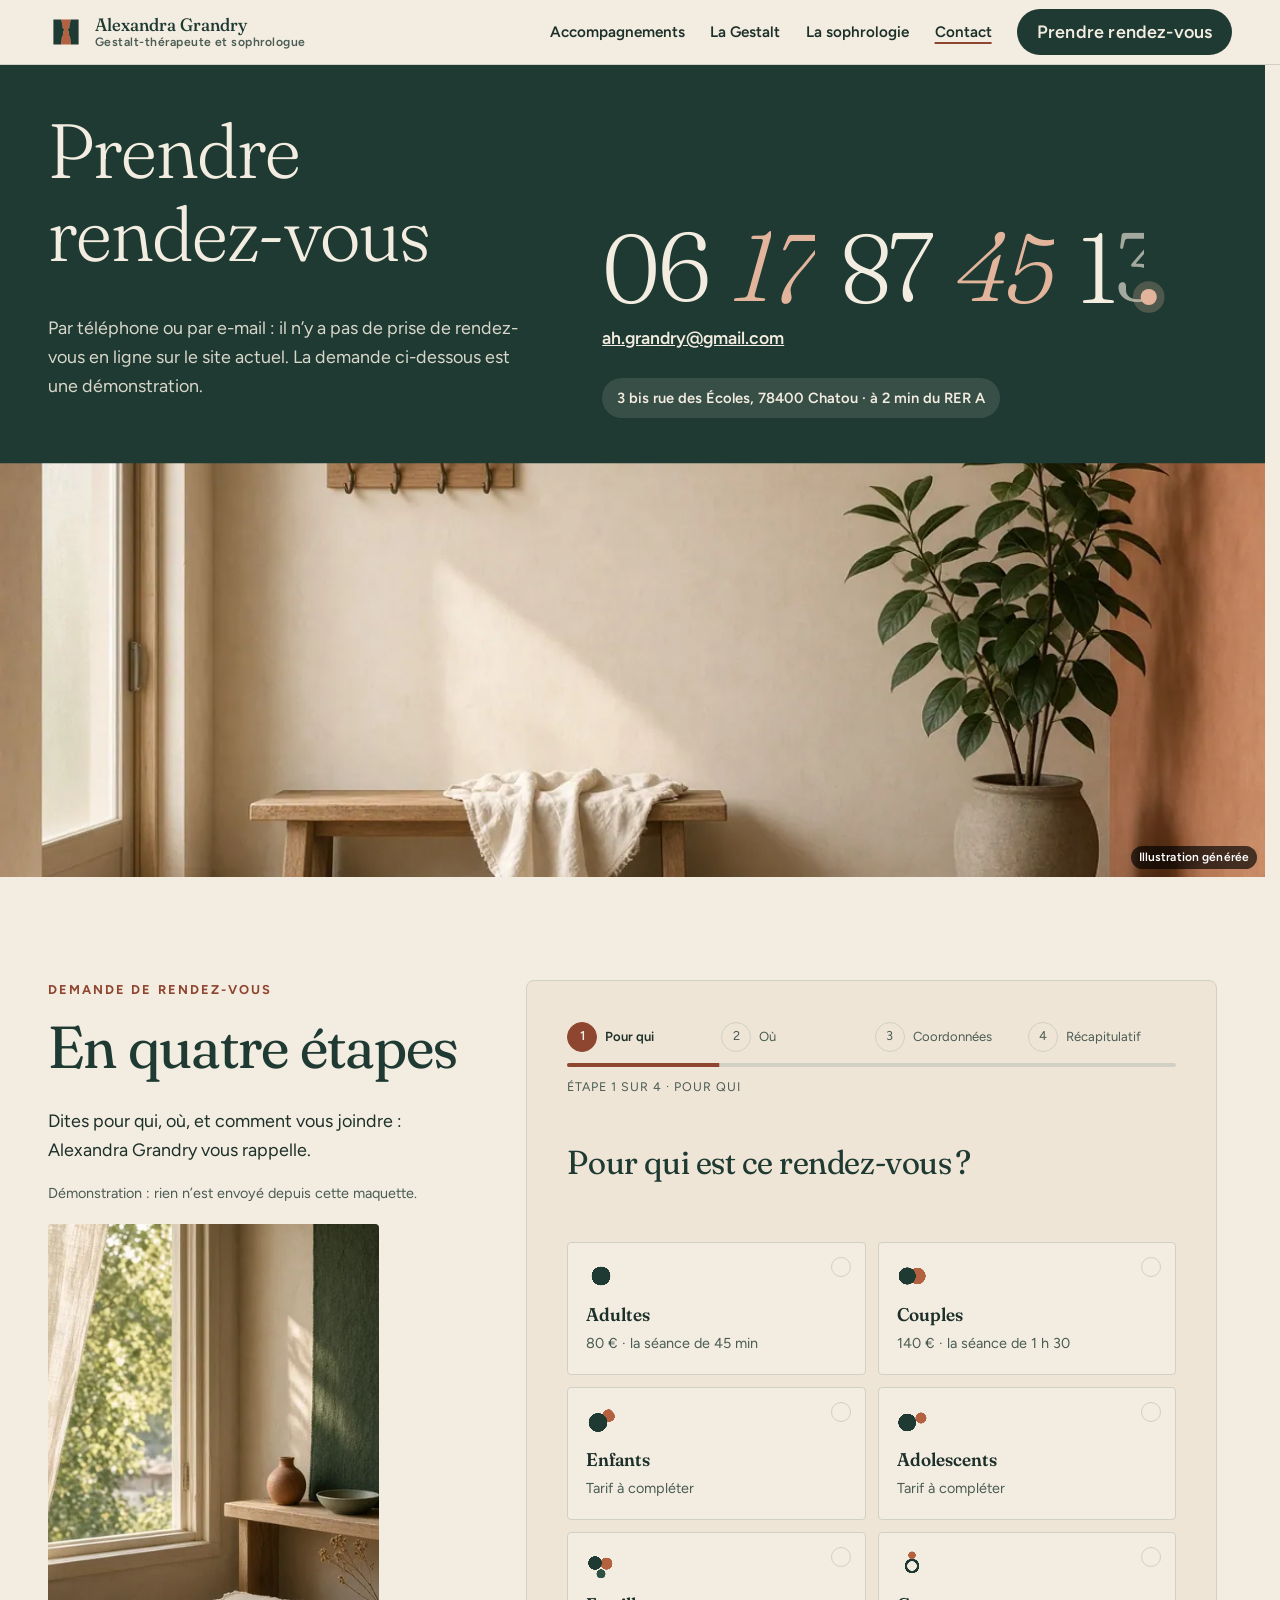
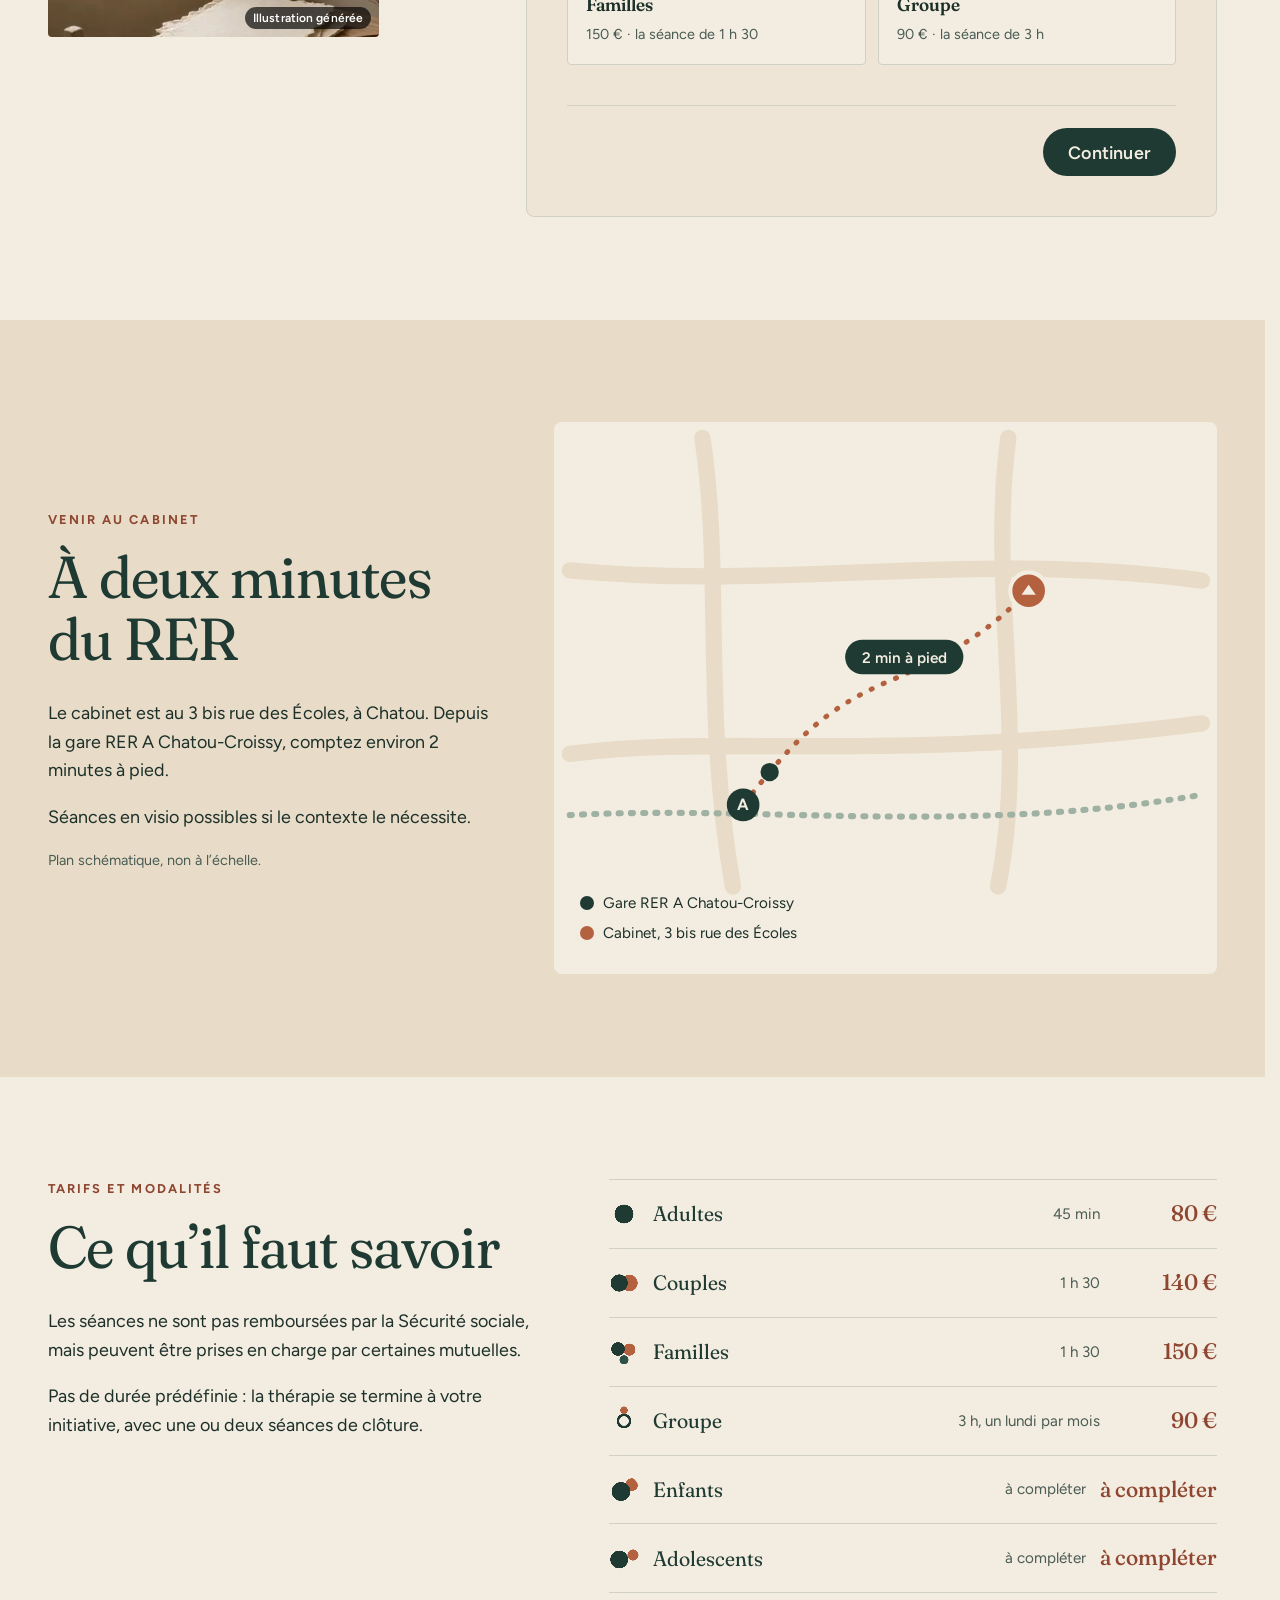
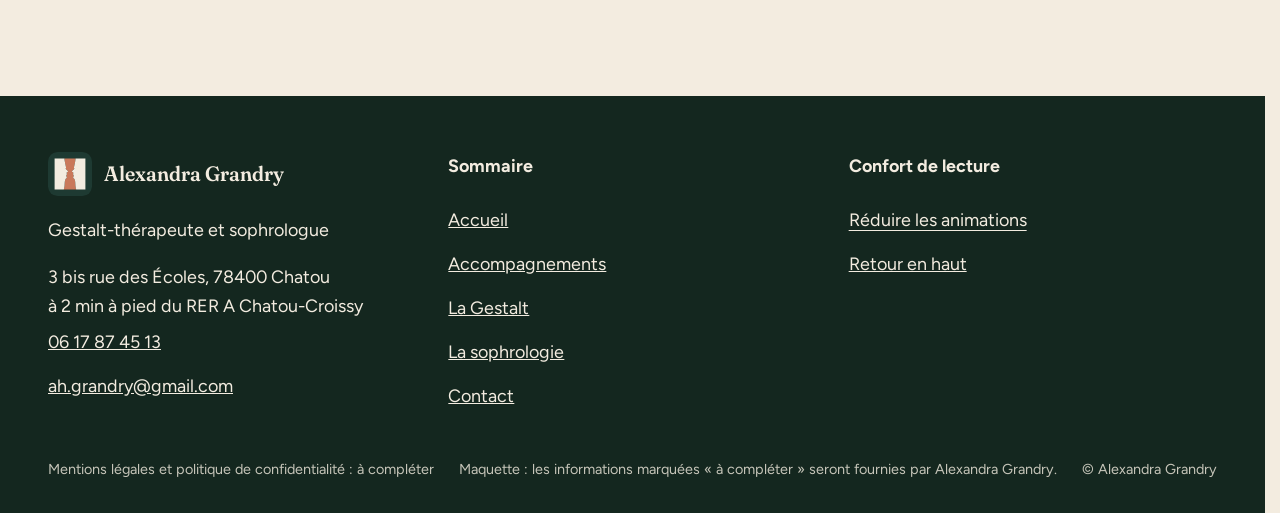
<file: contact.html>
<!doctype html>
<html lang="fr" data-v="2">
<head>
<meta charset="utf-8">
<meta name="viewport" content="width=device-width, initial-scale=1, viewport-fit=cover">
<title>Prendre rendez-vous : Alexandra Grandry à Chatou</title>
<meta name="description" content="06 17 87 45 13 · 3 bis rue des Écoles, 78400 Chatou, à 2 min du RER A. Tarifs, accès et demande de rendez-vous.">
<meta name="robots" content="noindex, nofollow">
<link rel="canonical" href="https://alexandra-grandry-maquette.vercel.app/contact">
<style>:root{--fond:#f3ece0;--texte:#1c3029;--voile-fond:#1e3a32;--ouverture-fond:#f3ece0;--menu-fond:#1e3a32}:root { --entete-h: 72px; --barres-h: 0px; } html { background: var(--fond); color: var(--texte); scrollbar-gutter: stable; } body { margin: 0; background: var(--fond); } html.js:not(.calme):not(.secours):not([data-arrivee="retour"]) [data-anime] { opacity: 0; } html.js:not(.calme):not(.secours):not([data-arrivee="retour"]) [data-anime].vu { opacity: 1; } [data-voile] { position: fixed; inset: 0; z-index: 900; background: var(--voile-fond); transform: translateY(100%); visibility: hidden; pointer-events: none; } html[data-arrivee="voile"]:not(.voile-leve):not(.calme):not(.secours) [data-voile] { transform: none; visibility: visible; } html.calme [data-voile], html.secours [data-voile] { visibility: hidden !important; } .ouverture-panneau { position: fixed; inset: 0; z-index: 850; display: none; place-content: center; justify-items: center; background: var(--ouverture-fond, var(--voile-fond)); color: var(--fond); text-align: center; } html.js[data-arrivee="intro"]:not(.calme):not(.secours):not(.intro-finie) .ouverture-panneau { display: grid; } html.defilement-bloque, html.defilement-bloque body, html.js[data-arrivee="intro"]:not(.calme):not(.secours):not(.intro-finie), html.js[data-arrivee="intro"]:not(.calme):not(.secours):not(.intro-finie) body, html[data-arrivee="voile"]:not(.voile-leve):not(.calme):not(.secours), html[data-arrivee="voile"]:not(.voile-leve):not(.calme):not(.secours) body { overflow: hidden; } html.js[data-arrivee="intro"]:not(.calme):not(.secours):not(.intro-finie) { background-color: var(--ouverture-fond, var(--voile-fond)); } html[data-arrivee="voile"]:not(.voile-leve):not(.calme):not(.secours) { background-color: var(--voile-fond); }</style>
<script>(function () {
var d = document.documentElement, ss = null, ls = null;
try { ss = window.sessionStorage; ls = window.localStorage; } catch (e) {}
d.classList.add('js');
var calme = false;
try { calme = !!ls && ls.getItem('socle:calme') === 'oui'; } catch (e) {}
if (!calme && window.matchMedia && matchMedia('(prefers-reduced-motion: reduce)').matches) calme = true;
if (calme) d.classList.add('calme');
var nav = performance.getEntriesByType ? performance.getEntriesByType('navigation')[0] : null;
var type = nav ? nav.type : 'navigate';
var depart = null;
try { depart = JSON.parse(ss.getItem('socle:depart') || 'null'); ss.removeItem('socle:depart'); } catch (e) {}
if (depart && !(Date.now() - depart.t < 15000)) depart = null;
var retourSection = false;
try { retourSection = !!ss.getItem('socle:calme-retour'); } catch (e) {}
var mode = type === 'back_forward' || retourSection ? 'retour' : type === 'reload' ? 'intro' : depart ? 'voile' : 'intro';
d.setAttribute('data-arrivee', mode);
if (mode === 'voile' && depart.couleur) d.style.setProperty('--voile-fond', depart.couleur);
if (type === 'reload' && 'scrollRestoration' in history) {
if (!retourSection) history.scrollRestoration = 'manual';
}
try {
var choisie = ls && ls.getItem('socle:langue');
var langue = (d.lang || '').slice(0, 2);
if (choisie && choisie !== langue && type === 'navigate' && !depart) {
var alt = document.querySelector('link[rel="alternate"][hreflang="' + choisie + '"]');
if (alt) location.replace(new URL(alt.href).pathname + location.search + location.hash);
}
} catch (e) {}
setTimeout(function () { if (!d.classList.contains('demarre')) d.classList.add('secours'); }, 2000);
})();</script>
<link rel="preload" href="/assets/fonts/fraunces.woff2" as="font" type="font/woff2" crossorigin>
<link rel="preload" href="/assets/fonts/figtree.woff2" as="font" type="font/woff2" crossorigin>
<link rel="stylesheet" href="/assets/css/socle.css?v=2">
<link rel="stylesheet" href="/assets/css/site.css?v=2">
<link rel="stylesheet" href="/assets/css/modules/formulaire-par-etapes.css?v=2">
<link rel="modulepreload" href="/assets/js/site.js?v=2">
<link rel="modulepreload" href="/assets/js/socle/index.js?v=2">
<script src="/assets/vendor/gsap.min.js" defer></script>
<script src="/assets/vendor/ScrollTrigger.min.js" defer></script>
<script src="/assets/vendor/SplitText.min.js" defer></script>
<script type="module" src="/assets/js/site.js?v=2"></script>
<meta name="theme-color" content="#f3ece0">
<link rel="icon" href="/assets/images/favicon.svg" type="image/svg+xml">
<link rel="apple-touch-icon" href="/assets/images/apple-touch-icon.png">
<meta property="og:type" content="website">
<meta property="og:site_name" content="Alexandra Grandry">
<meta property="og:locale" content="fr_FR">
<meta property="og:title" content="Prendre rendez-vous : Alexandra Grandry à Chatou">
<meta property="og:description" content="06 17 87 45 13 · 3 bis rue des Écoles, 78400 Chatou, à 2 min du RER A. Tarifs, accès et demande de rendez-vous.">
<meta property="og:url" content="https://alexandra-grandry-maquette.vercel.app/contact">
<meta property="og:image" content="https://alexandra-grandry-maquette.vercel.app/assets/partage/contact-fr.jpg">
<meta property="og:image:width" content="1200">
<meta property="og:image:height" content="630">
<meta property="og:image:alt" content="Prendre rendez-vous avec Alexandra Grandry">
<meta name="twitter:card" content="summary_large_image">
<script type="application/ld+json">{"@context":"https://schema.org","@type":"LocalBusiness","name":"Alexandra Grandry, Gestalt-thérapeute et sophrologue","url":"https://alexandra-grandry-maquette.vercel.app/","telephone":"+33617874513","email":"ah.grandry@gmail.com","address":{"@type":"PostalAddress","streetAddress":"3 bis rue des Écoles","postalCode":"78400","addressLocality":"Chatou","addressCountry":"FR"},"description":"Gestalt-thérapie et sophrologie à Chatou : enfants, adolescents, adultes, couples, familles et groupe. Cabinet à 2 minutes à pied du RER A Chatou-Croissy."}</script>
</head>
<body id="haut">
<div data-voile aria-hidden="true"><svg class="voile-bord voile-bord--haut" viewBox="0 0 1200 120" preserveAspectRatio="none" focusable="false"><path d="M0 120 L0 70 C 60 40, 110 96, 170 62 C 220 34, 240 88, 300 80 C 360 72, 380 20, 450 36 C 520 52, 520 100, 590 84 C 650 70, 670 10, 740 22 C 800 32, 820 92, 880 78 C 940 64, 960 30, 1020 44 C 1080 58, 1110 96, 1200 66 L1200 120 Z"/><circle cx="262" cy="30" r="11"/><circle cx="640" cy="40" r="8"/><circle cx="975" cy="12" r="10"/></svg><svg class="voile-bord voile-bord--bas" viewBox="0 0 1200 120" preserveAspectRatio="none" focusable="false"><path d="M0 0 L0 40 C 70 70, 120 18, 190 52 C 250 82, 280 30, 340 44 C 410 60, 430 104, 500 86 C 560 70, 590 24, 650 40 C 720 58, 740 98, 810 84 C 870 72, 900 26, 960 38 C 1030 52, 1060 92, 1200 58 L1200 0 Z"/><circle cx="420" cy="104" r="9"/><circle cx="1080" cy="102" r="12"/></svg><div class="voile-contenu"><img src="/assets/images/logo-clair.svg" alt="" width="56" height="56"><span data-voile-libelle>Contact</span></div></div>
<div class="ouverture-panneau" data-ouverture aria-hidden="true">
  <svg class="intro-figure" viewBox="0 0 1000 1000" focusable="false">
    <defs>
      <clipPath id="intro-clip-g"><path d="M0 0 L318 0 C320 15 324.3 56.7 330 90 C335.7 123.3 345 167.5 352 200 C359 232.5 370.7 265.3 372 285 C373.3 304.7 359 307.2 360 318 C361 328.8 364.7 333.3 378 350 C391.3 366.7 437.7 401 440 418 C442.3 435 398.3 442 392 452 C385.7 462 403 470 402 478 C401 486 386.3 492.3 386 500 C385.7 507.7 402.3 514.7 400 524 C397.7 533.3 372.3 541.7 372 556 C371.7 570.3 401.3 591.3 398 610 C394.7 628.7 363.3 643 352 668 C340.7 693 335 724.7 330 760 C325 795.3 327 840 322 880 C317 920 303.7 980 300 1000 L0 1000 Z"/></clipPath>
      <clipPath id="intro-clip-d"><path d="M1000 0 L682 0 C680 15 675.7 56.7 670 90 C664.3 123.3 655 167.5 648 200 C641 232.5 629.3 265.3 628 285 C626.7 304.7 641 307.2 640 318 C639 328.8 635.3 333.3 622 350 C608.7 366.7 562.3 401 560 418 C557.7 435 601.7 442 608 452 C614.3 462 597 470 598 478 C599 486 613.7 492.3 614 500 C614.3 507.7 597.7 514.7 600 524 C602.3 533.3 627.7 541.7 628 556 C628.3 570.3 598.7 591.3 602 610 C605.3 628.7 636.7 643 648 668 C659.3 693 665 724.7 670 760 C675 795.3 673 840 678 880 C683 920 696.3 980 700 1000 L1000 1000 Z"/></clipPath>
    </defs>
    <path class="intro-coupe" d="M318 0 C320 15 324.3 56.7 330 90 C335.7 123.3 345 167.5 352 200 C359 232.5 370.7 265.3 372 285 C373.3 304.7 359 307.2 360 318 C361 328.8 364.7 333.3 378 350 C391.3 366.7 437.7 401 440 418 C442.3 435 398.3 442 392 452 C385.7 462 403 470 402 478 C401 486 386.3 492.3 386 500 C385.7 507.7 402.3 514.7 400 524 C397.7 533.3 372.3 541.7 372 556 C371.7 570.3 401.3 591.3 398 610 C394.7 628.7 363.3 643 352 668 C340.7 693 335 724.7 330 760 C325 795.3 327 840 322 880 C317 920 303.7 980 300 1000 L700 1000 C696.3 980 683 920 678 880 C673 840 675 795.3 670 760 C665 724.7 659.3 693 648 668 C636.7 643 605.3 628.7 602 610 C598.7 591.3 628.3 570.3 628 556 C627.7 541.7 602.3 533.3 600 524 C597.7 514.7 614.3 507.7 614 500 C613.7 492.3 599 486 598 478 C597 470 614.3 462 608 452 C601.7 442 557.7 435 560 418 C562.3 401 608.7 366.7 622 350 C635.3 333.3 639 328.8 640 318 C641 307.2 626.7 304.7 628 285 C629.3 265.3 641 232.5 648 200 C655 167.5 664.3 123.3 670 90 C675.7 56.7 680 15 682 0 Z"/>
    <g class="intro-face intro-face--g" clip-path="url(#intro-clip-g)"><circle class="intro-tache" cx="150" cy="160" r="0"></circle><circle class="intro-tache" cx="260" cy="360" r="0"></circle><circle class="intro-tache" cx="120" cy="560" r="0"></circle><circle class="intro-tache" cx="280" cy="760" r="0"></circle><circle class="intro-tache" cx="150" cy="930" r="0"></circle><circle class="intro-tache" cx="40" cy="420" r="0"></circle><circle class="intro-tache" cx="50" cy="60" r="0"></circle></g>
    <g class="intro-face intro-face--d" clip-path="url(#intro-clip-d)"><circle class="intro-tache" cx="850" cy="160" r="0"></circle><circle class="intro-tache" cx="740" cy="360" r="0"></circle><circle class="intro-tache" cx="880" cy="560" r="0"></circle><circle class="intro-tache" cx="720" cy="760" r="0"></circle><circle class="intro-tache" cx="850" cy="930" r="0"></circle><circle class="intro-tache" cx="960" cy="420" r="0"></circle><circle class="intro-tache" cx="950" cy="60" r="0"></circle></g>
    <g class="intro-gouttes"><circle cx="90" cy="120" r="16"></circle><circle cx="230" cy="60" r="10"></circle><circle cx="120" cy="470" r="12"></circle><circle cx="40" cy="760" r="18"></circle><circle cx="250" cy="900" r="11"></circle><circle cx="470" cy="150" r="9"></circle><circle cx="560" cy="860" r="13"></circle><circle cx="770" cy="90" r="14"></circle><circle cx="930" cy="300" r="10"></circle><circle cx="880" cy="620" r="17"></circle><circle cx="700" cy="960" r="9"></circle><circle cx="960" cy="840" r="12"></circle></g>
  </svg>
  <p class="ouverture-nom">Alexandra Grandry</p>
  <p class="ouverture-ligne">Gestalt-thérapie · Sophrologie · Chatou</p>
</div>
<a class="evitement" href="#contenu">Aller au contenu</a>
<header data-entete>
  <div class="entete-rangee">
    <a class="entete-logo" href="/" data-libelle="Accueil">
      <img src="/assets/images/logo.svg" alt="" width="36" height="36"><span class="entete-nom">Alexandra Grandry<small>Gestalt-thérapeute et sophrologue</small></span>
    </a>
    <nav data-nav aria-label="Navigation principale">
      <ul><li><a href="/accompagnements" data-libelle="Accompagnements">Accompagnements</a></li><li><a href="/gestalt-therapie" data-libelle="La Gestalt">La Gestalt</a></li><li><a href="/sophrologie" data-libelle="La sophrologie">La sophrologie</a></li><li><a href="/contact" data-libelle="Contact" aria-current="page">Contact</a></li></ul>
    </nav>
    <div class="entete-actions">
      <a class="bouton entete-action" href="/contact#demande" data-libelle="Contact"><span class="long">Prendre rendez-vous</span><span class="court" aria-hidden="true">Rendez-vous</span></a>
      <button type="button" data-menu-bouton aria-controls="menu" aria-expanded="false" data-libelle-ouvrir="Menu" data-libelle-fermer="Fermer"><span data-libelle-bouton>Menu</span></button>
    </div>
  </div>
</header>
<div id="menu" data-menu role="dialog" aria-modal="true" aria-label="Menu">
  <ul><li style="--i:0"><a href="/" class="menu-lien" data-libelle="Accueil">Accueil</a></li><li style="--i:1"><a href="/accompagnements" class="menu-lien" data-libelle="Accompagnements">Accompagnements</a></li><li style="--i:2"><a href="/gestalt-therapie" class="menu-lien" data-libelle="La Gestalt">La Gestalt</a></li><li style="--i:3"><a href="/sophrologie" class="menu-lien" data-libelle="La sophrologie">La sophrologie</a></li><li style="--i:4"><a href="/contact" class="menu-lien" data-libelle="Contact" aria-current="page">Contact</a></li></ul>
  <p><a class="bouton" href="tel:+33617874513">Appeler 06 17 87 45 13</a></p>
  <p><button type="button" class="lien" data-calme-bascule data-libelle-reduire="Réduire les animations" data-libelle-retablir="Rétablir les animations" data-libelle-systeme="Animations réduites par le réglage de votre appareil"><span data-libelle-bouton>Réduire les animations</span></button></p>
</div>
<main id="contenu" tabindex="-1">
<section class="ouv-contact" id="debut" data-gouttiere="#1e3a32">
  <div class="conteneur ouv-contact__grille">
    <div>
      <h1 data-anime="lignes">Prendre rendez-vous</h1>
      <p data-anime>Par téléphone ou par e-mail : il n’y a pas de prise de rendez-vous en ligne sur le site actuel. La demande ci-dessous est une démonstration.</p>
    </div>
    <div class="ouv-contact__joindre">
      <a class="ouv-contact__numero" href="tel:+33617874513" data-action-principale aria-label="Appeler le 06 17 87 45 13"><span class="chiffre" style="--i:0" aria-hidden="true" data-anime="gsap" data-effet="numero">0</span><span class="chiffre" style="--i:1" aria-hidden="true" data-anime="gsap" data-effet="numero">6</span><span class="chiffre chiffre--espace" style="--i:2" aria-hidden="true" data-anime="gsap" data-effet="numero"> </span><span class="chiffre" style="--i:3" aria-hidden="true" data-anime="gsap" data-effet="numero">1</span><span class="chiffre" style="--i:4" aria-hidden="true" data-anime="gsap" data-effet="numero">7</span><span class="chiffre chiffre--espace" style="--i:5" aria-hidden="true" data-anime="gsap" data-effet="numero"> </span><span class="chiffre" style="--i:6" aria-hidden="true" data-anime="gsap" data-effet="numero">8</span><span class="chiffre" style="--i:7" aria-hidden="true" data-anime="gsap" data-effet="numero">7</span><span class="chiffre chiffre--espace" style="--i:8" aria-hidden="true" data-anime="gsap" data-effet="numero"> </span><span class="chiffre" style="--i:9" aria-hidden="true" data-anime="gsap" data-effet="numero">4</span><span class="chiffre" style="--i:10" aria-hidden="true" data-anime="gsap" data-effet="numero">5</span><span class="chiffre chiffre--espace" style="--i:11" aria-hidden="true" data-anime="gsap" data-effet="numero"> </span><span class="chiffre" style="--i:12" aria-hidden="true" data-anime="gsap" data-effet="numero">1</span><span class="chiffre" style="--i:13" aria-hidden="true" data-anime="gsap" data-effet="numero">3</span><span class="plume" aria-hidden="true" data-anime="gsap" data-ephemere></span></a>
      <p><a class="ouv-contact__email" href="mailto:ah.grandry@gmail.com">ah.grandry@gmail.com</a></p>
      <p class="info-cle" data-info-cle>3 bis rue des Écoles, 78400 Chatou · à 2 min du RER A</p>
    </div>
  </div>
  <figure class="media ouv-contact__bandeau" data-grok data-anime="rideau" style="--cadrage:50% 50%">
  <picture><source media="(max-width: 760px) and (orientation: portrait)" srcset="/assets/images/grok/contact-ouverture-mobile-640.webp 640w, /assets/images/grok/contact-ouverture-mobile-1080.webp 1080w" sizes="100vw">
    <img src="/assets/images/grok/contact-ouverture-1280.webp" srcset="/assets/images/grok/contact-ouverture-640.webp 640w, /assets/images/grok/contact-ouverture-1280.webp 1280w" sizes="100vw" alt="Entrée calme avec un banc en bois et une plante" width="1280" height="549" fetchpriority="high" loading="eager" decoding="async">
  </picture><figcaption class="mention-ia">Illustration générée</figcaption>
</figure>
</section>
<section class="demande conteneur" id="demande">
  <div class="demande__cote">
    <p class="surtitre" data-anime>Demande de rendez-vous</p>
    <h2 data-anime="lignes">En quatre étapes</h2>
    <p data-anime>Dites pour qui, où, et comment vous joindre : Alexandra Grandry vous rappelle.</p>
    <p class="note" data-anime>Démonstration : rien n’est envoyé depuis cette maquette.</p>
    <figure class="media demande__media" data-grok data-fx="parallaxe" style="--cadrage:50% 50%">
  <picture>
    <img src="/assets/images/grok/contact-formulaire-784.webp" srcset="/assets/images/grok/contact-formulaire-480.webp 480w, /assets/images/grok/contact-formulaire-640.webp 640w, /assets/images/grok/contact-formulaire-784.webp 784w" sizes="(max-width: 760px) 100vw, 30vw" alt="Fenêtre ouverte sur un feuillage vert au matin" width="784" height="1175" loading="lazy" decoding="async">
  </picture><figcaption class="mention-ia">Illustration générée</figcaption>
</figure>
  </div>
  <div class="fpe" data-module="formulaire-par-etapes" data-effet="etapes">
    <div class="fpe__carton">
      <form class="fpe__form" novalidate action="mailto:ah.grandry@gmail.com">
        <fieldset class="fpe__etape" data-etape="Pour qui">
          <legend class="fpe__legende"><h3 class="fpe__titre">Pour qui est ce rendez-vous ?</h3></legend>
          <div class="fpe__groupe fpe__cartes" data-libelle="Pour qui">
            <label class="fpe__carte"><input type="radio" name="public" value="adultes" required><span class="fpe__icone pastille pastille--adultes" aria-hidden="true"></span><span class="fpe__carte-titre">Adultes</span><span class="fpe__carte-texte">80 € · la séance de 45 min</span></label><label class="fpe__carte"><input type="radio" name="public" value="couples" required><span class="fpe__icone pastille pastille--couples" aria-hidden="true"></span><span class="fpe__carte-titre">Couples</span><span class="fpe__carte-texte">140 € · la séance de 1 h 30</span></label><label class="fpe__carte"><input type="radio" name="public" value="enfants" required><span class="fpe__icone pastille pastille--enfants" aria-hidden="true"></span><span class="fpe__carte-titre">Enfants</span><span class="fpe__carte-texte">Tarif à compléter</span></label><label class="fpe__carte"><input type="radio" name="public" value="adolescents" required><span class="fpe__icone pastille pastille--adolescents" aria-hidden="true"></span><span class="fpe__carte-titre">Adolescents</span><span class="fpe__carte-texte">Tarif à compléter</span></label><label class="fpe__carte"><input type="radio" name="public" value="familles" required><span class="fpe__icone pastille pastille--familles" aria-hidden="true"></span><span class="fpe__carte-titre">Familles</span><span class="fpe__carte-texte">150 € · la séance de 1 h 30</span></label><label class="fpe__carte"><input type="radio" name="public" value="groupe" required><span class="fpe__icone pastille pastille--groupe" aria-hidden="true"></span><span class="fpe__carte-titre">Groupe</span><span class="fpe__carte-texte">90 € · la séance de 3 h</span></label>
          </div>
        </fieldset>
        <fieldset class="fpe__etape" data-etape="Où">
          <legend class="fpe__legende"><h3 class="fpe__titre">Où souhaitez-vous la séance ?</h3></legend>
          <div class="fpe__groupe fpe__cartes" data-libelle="Où">
            <label class="fpe__carte"><input type="radio" name="lieu" value="cabinet" required checked><svg class="fpe__icone" viewBox="0 0 32 32" aria-hidden="true"><path d="M6 15 L16 6 L26 15 V27 H6 Z" fill="none" stroke="currentColor" stroke-width="2" stroke-linejoin="round"/><path d="M13 27 V19 H19 V27" fill="none" stroke="currentColor" stroke-width="2"/></svg><span class="fpe__carte-titre">Au cabinet</span><span class="fpe__carte-texte">3 bis rue des Écoles, Chatou</span></label>
            <label class="fpe__carte"><input type="radio" name="lieu" value="visio" required><svg class="fpe__icone" viewBox="0 0 32 32" aria-hidden="true"><rect x="4" y="8" width="18" height="16" rx="3" fill="none" stroke="currentColor" stroke-width="2"/><path d="M22 14 L28 10 V22 L22 18 Z" fill="none" stroke="currentColor" stroke-width="2" stroke-linejoin="round"/></svg><span class="fpe__carte-titre">En visio</span><span class="fpe__carte-texte">Si le contexte le nécessite</span></label>
          </div>
        </fieldset>
        <fieldset class="fpe__etape" data-etape="Coordonnées">
          <legend class="fpe__legende"><h3 class="fpe__titre">Comment vous joindre ?</h3></legend>
          <div class="fpe__champ"><label for="f-nom">Nom et prénom</label><input id="f-nom" name="nom" autocomplete="name" required minlength="2"></div>
          <div class="fpe__champ"><label for="f-tel">Téléphone</label><input id="f-tel" name="tel" type="tel" autocomplete="tel" required pattern="[0-9 +().-]{10,}"></div>
          <div class="fpe__champ"><label for="f-email">E-mail</label><input id="f-email" name="email" type="email" autocomplete="email"></div>
          <div class="fpe__champ"><label for="f-message">Un mot sur votre demande (facultatif)</label><textarea id="f-message" name="message" rows="3"></textarea></div>
          <p class="mention-donnees">Ces informations servent uniquement à vous recontacter. Politique de confidentialité : à compléter.</p>
        </fieldset>
        <fieldset class="fpe__etape" data-etape="Récapitulatif" data-recap>
          <legend class="fpe__legende"><h3 class="fpe__titre">Vérifiez votre demande</h3></legend>
          <div class="fpe__recap"></div>
          <p class="note">Démonstration : rien n’est envoyé depuis cette maquette.</p>
        </fieldset>
        <div class="fpe__nav">
          <button type="button" class="bouton bouton--contour" data-precedent>Retour</button>
          <button type="button" class="bouton" data-suivant>Continuer</button>
          <button type="submit" class="bouton">Envoyer la demande</button>
        </div>
      </form>
      <div class="fpe__fin" hidden><h3>Merci</h3><p data-resume></p><p class="note">Démonstration : rien n’est envoyé depuis cette maquette.</p><button type="button" class="bouton bouton--contour" data-recommencer>Nouvelle demande</button></div>
    </div>
  </div>
</section>
<section class="acces" id="acces">
  <div class="conteneur acces__grille">
    <div>
      <p class="surtitre" data-anime>Venir au cabinet</p>
      <h2 data-anime="lignes">À deux minutes du RER</h2>
      <p data-anime>Le cabinet est au 3 bis rue des Écoles, à Chatou. Depuis la gare RER A Chatou-Croissy, comptez environ 2 minutes à pied.</p>
      <p data-anime>Séances en visio possibles si le contexte le nécessite.</p>
      <p class="note" data-anime>Plan schématique, non à l’échelle.</p>
    </div>
    <figure class="plan" data-visuel>
      <svg class="plan__svg" viewBox="0 0 600 420" role="img" aria-label="Plan schématique : de la gare RER A Chatou-Croissy au cabinet, 2 minutes à pied" data-effet="chemin-rer" focusable="false">
        <g class="plan__rues" aria-hidden="true">
          <path d="M-10 300 C 150 280, 300 310, 610 270"/>
          <path d="M120 -10 C 140 120, 120 260, 150 430"/>
          <path d="M420 -10 C 400 140, 440 280, 410 430"/>
          <path d="M-10 120 C 200 140, 380 100, 610 130"/>
        </g>
        <path class="plan__voie" d="M-10 360 C 180 350, 380 380, 610 340" aria-hidden="true"/>
        <path class="plan__chemin" data-chemin d="M160 350 C 200 300, 230 260, 300 230 S 400 180, 440 140"/>
        <g class="plan__gare" data-repere transform="translate(160 350)"><circle r="16"/><text y="5" text-anchor="middle">A</text></g>
        <g class="plan__cabinet" data-repere transform="translate(440 140)"><circle r="18"/><path d="M-7 4 L0 -6 L7 4 Z"/></g>
        <g class="plan__duree" transform="translate(318 206)"><rect x="-58" y="-18" width="116" height="34" rx="17"/><text y="5" text-anchor="middle">2 min à pied</text></g>
      </svg>
      <figcaption class="plan__legende"><span class="plan__pastille plan__pastille--gare" aria-hidden="true"></span>Gare RER A Chatou-Croissy<br><span class="plan__pastille plan__pastille--cabinet" aria-hidden="true"></span>Cabinet, 3 bis rue des Écoles</figcaption>
    </figure>
  </div>
</section>
<section class="tarifs conteneur" id="tarifs">
  <div class="tarifs__tete">
    <p class="surtitre" data-anime>Tarifs et modalités</p>
    <h2 data-anime="lignes">Ce qu’il faut savoir</h2>
    <p data-anime>Les séances ne sont pas remboursées par la Sécurité sociale, mais peuvent être prises en charge par certaines mutuelles.</p>
    <p data-anime>Pas de durée prédéfinie : la thérapie se termine à votre initiative, avec une ou deux séances de clôture.</p>
  </div>
  <div class="tarifs__tableau" data-anime="cascade" data-visuel>
    <div class="tarifs__ligne"><span class="tarifs__forme pastille pastille--adultes" aria-hidden="true"></span><span class="tarifs__nom">Adultes</span><span class="tarifs__duree">45 min</span><strong class="tarifs__prix" data-prix>80 €</strong></div><div class="tarifs__ligne"><span class="tarifs__forme pastille pastille--couples" aria-hidden="true"></span><span class="tarifs__nom">Couples</span><span class="tarifs__duree">1 h 30</span><strong class="tarifs__prix" data-prix>140 €</strong></div><div class="tarifs__ligne"><span class="tarifs__forme pastille pastille--familles" aria-hidden="true"></span><span class="tarifs__nom">Familles</span><span class="tarifs__duree">1 h 30</span><strong class="tarifs__prix" data-prix>150 €</strong></div><div class="tarifs__ligne"><span class="tarifs__forme pastille pastille--groupe" aria-hidden="true"></span><span class="tarifs__nom">Groupe</span><span class="tarifs__duree">3 h, un lundi par mois</span><strong class="tarifs__prix" data-prix>90 €</strong></div><div class="tarifs__ligne"><span class="tarifs__forme pastille pastille--enfants" aria-hidden="true"></span><span class="tarifs__nom">Enfants</span><span class="tarifs__duree">à compléter</span><span class="tarifs__prix prix-manquant" data-prix>à compléter</span></div><div class="tarifs__ligne"><span class="tarifs__forme pastille pastille--adolescents" aria-hidden="true"></span><span class="tarifs__nom">Adolescents</span><span class="tarifs__duree">à compléter</span><span class="tarifs__prix prix-manquant" data-prix>à compléter</span></div>
  </div>
</section>
</main>
<footer class="pied" id="pied">
  <div class="conteneur pied-grille">
    <div>
      <p class="pied-nom"><img src="/assets/images/logo-clair.svg" alt="" width="44" height="44"><strong>Alexandra Grandry</strong></p>
      <p>Gestalt-thérapeute et sophrologue</p>
      <p>3 bis rue des Écoles, 78400 Chatou<br>à 2 min à pied du RER A Chatou-Croissy<br><a href="tel:+33617874513">06 17 87 45 13</a><br><a href="mailto:ah.grandry@gmail.com">ah.grandry@gmail.com</a></p>
    </div>
    <nav aria-label="Sommaire">
      <p><strong>Sommaire</strong></p>
      <ul><li><a href="/" data-libelle="Accueil">Accueil</a></li><li><a href="/accompagnements" data-libelle="Accompagnements">Accompagnements</a></li><li><a href="/gestalt-therapie" data-libelle="La Gestalt">La Gestalt</a></li><li><a href="/sophrologie" data-libelle="La sophrologie">La sophrologie</a></li><li><a href="/contact" data-libelle="Contact" aria-current="page">Contact</a></li></ul>
    </nav>
    <div>
      <p><strong>Confort de lecture</strong></p>
      <ul>
        <li><button type="button" class="lien" data-calme-bascule data-libelle-reduire="Réduire les animations" data-libelle-retablir="Rétablir les animations" data-libelle-systeme="Animations réduites par le réglage de votre appareil"><span data-libelle-bouton>Réduire les animations</span></button></li>
        <li><a href="#haut" data-sans-transition>Retour en haut</a></li>
      </ul>
    </div>
  </div>
  <div class="conteneur pied-bas"><p>Mentions légales et politique de confidentialité : à compléter</p><p>Maquette : les informations marquées « à compléter » seront fournies par Alexandra Grandry.</p><p>© Alexandra Grandry</p></div>
</footer>
<div data-barre-fixe>
  <a class="bouton bouton--contour" href="tel:+33617874513">Appeler</a>
  <a class="bouton" href="/contact#demande" data-libelle="Contact">Rendez-vous</a>
</div>
</body>
</html>
</file>
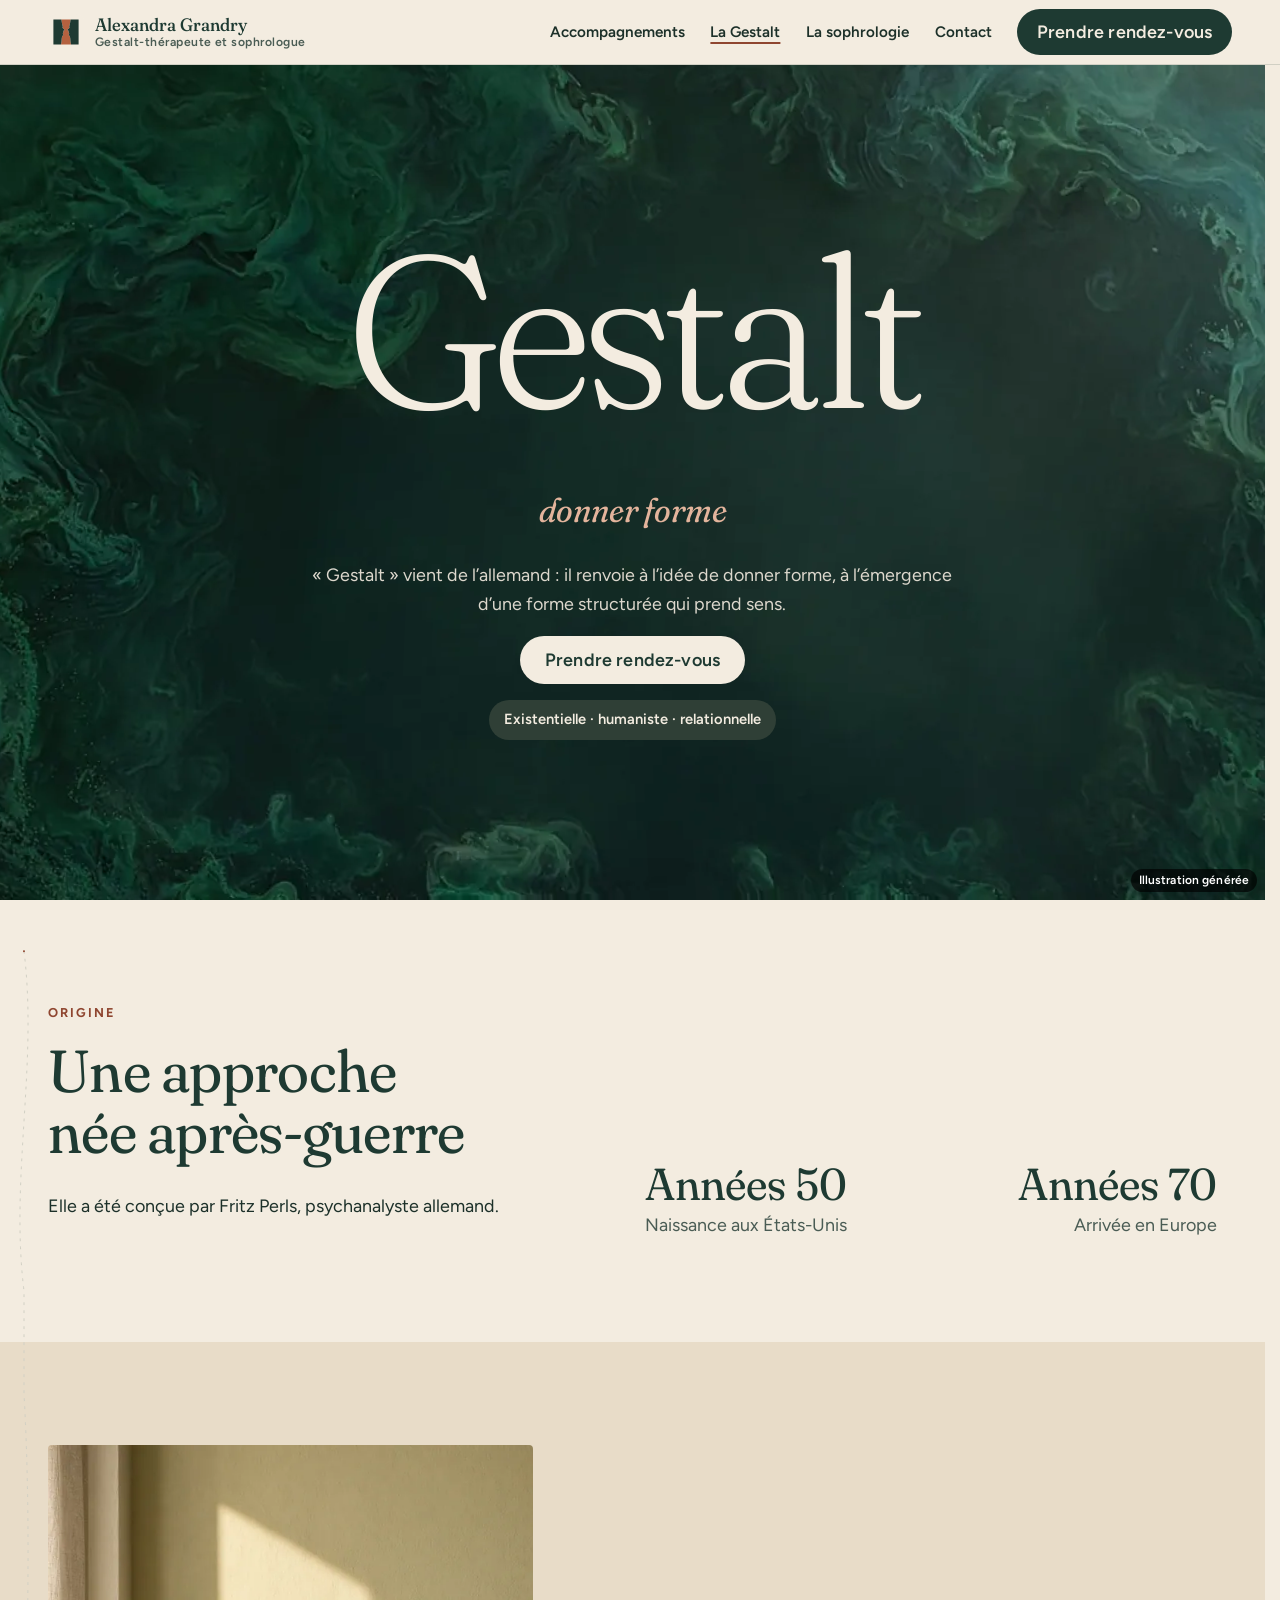
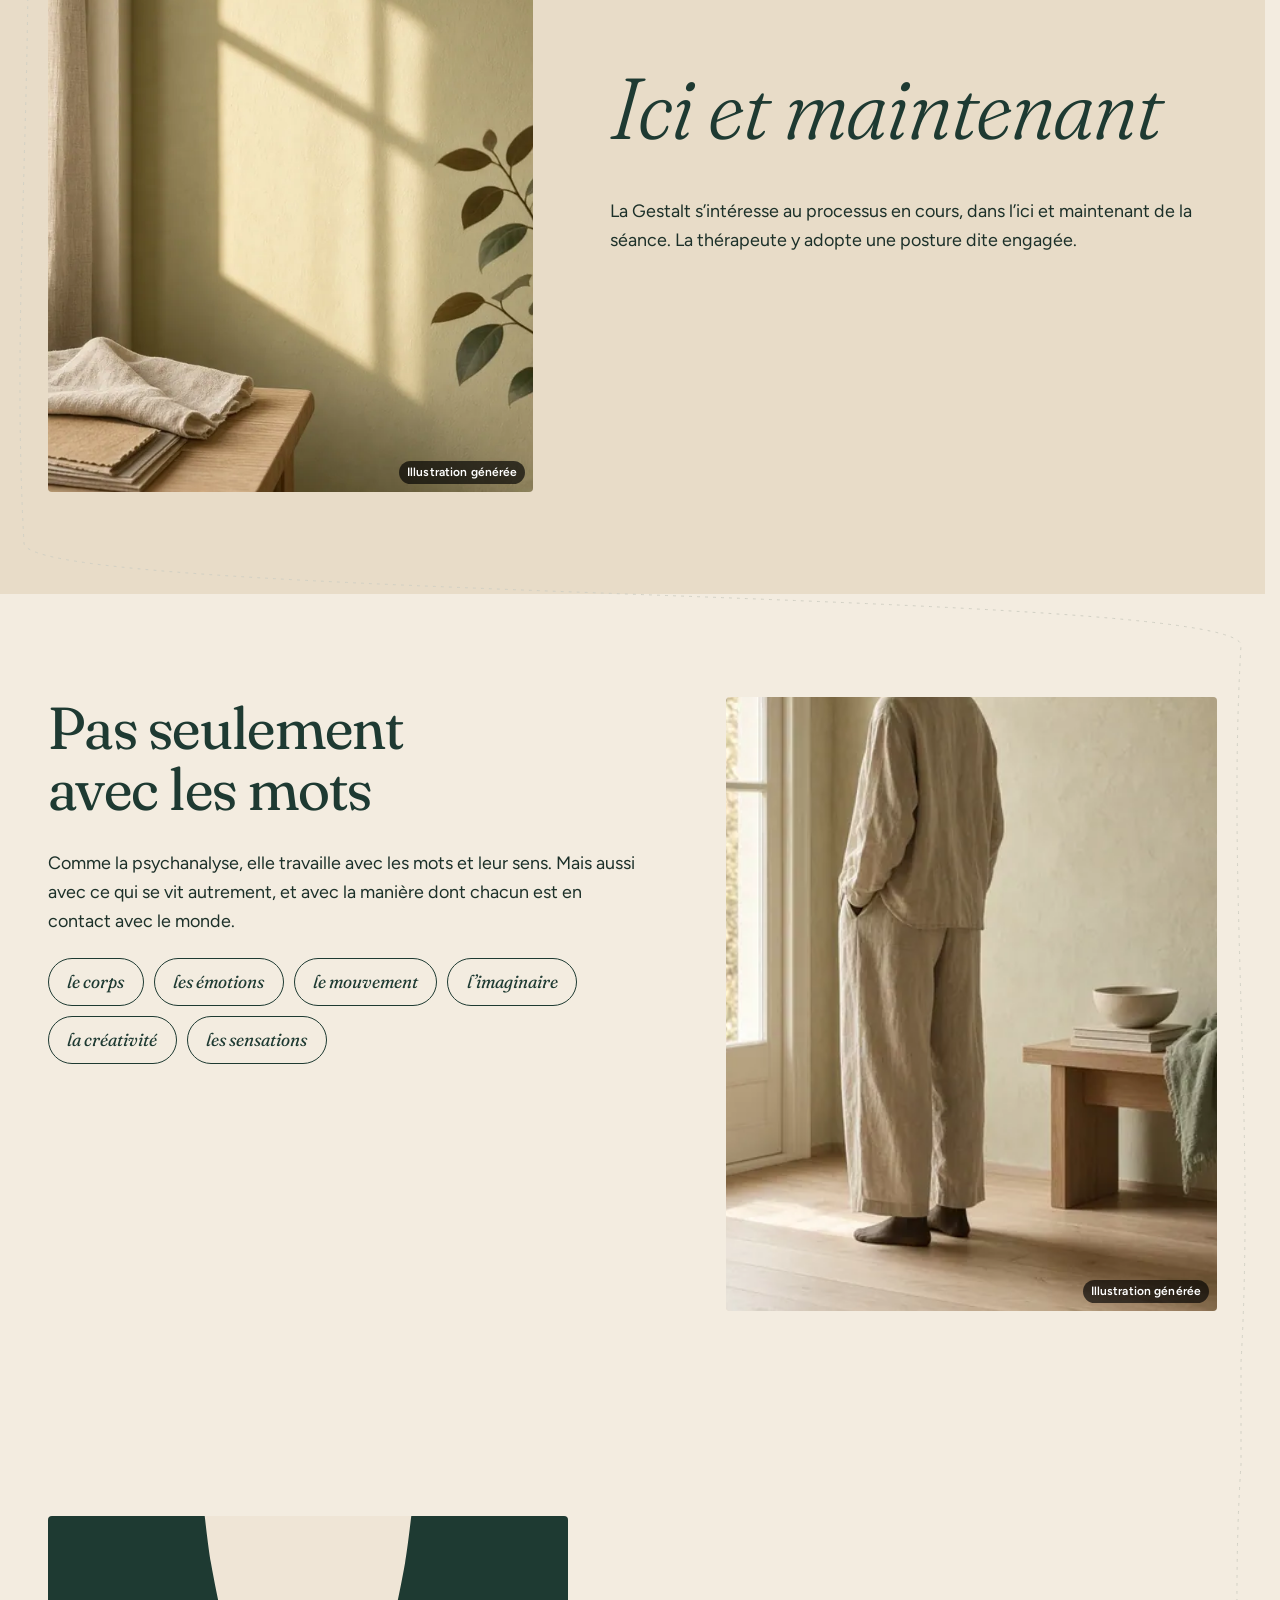
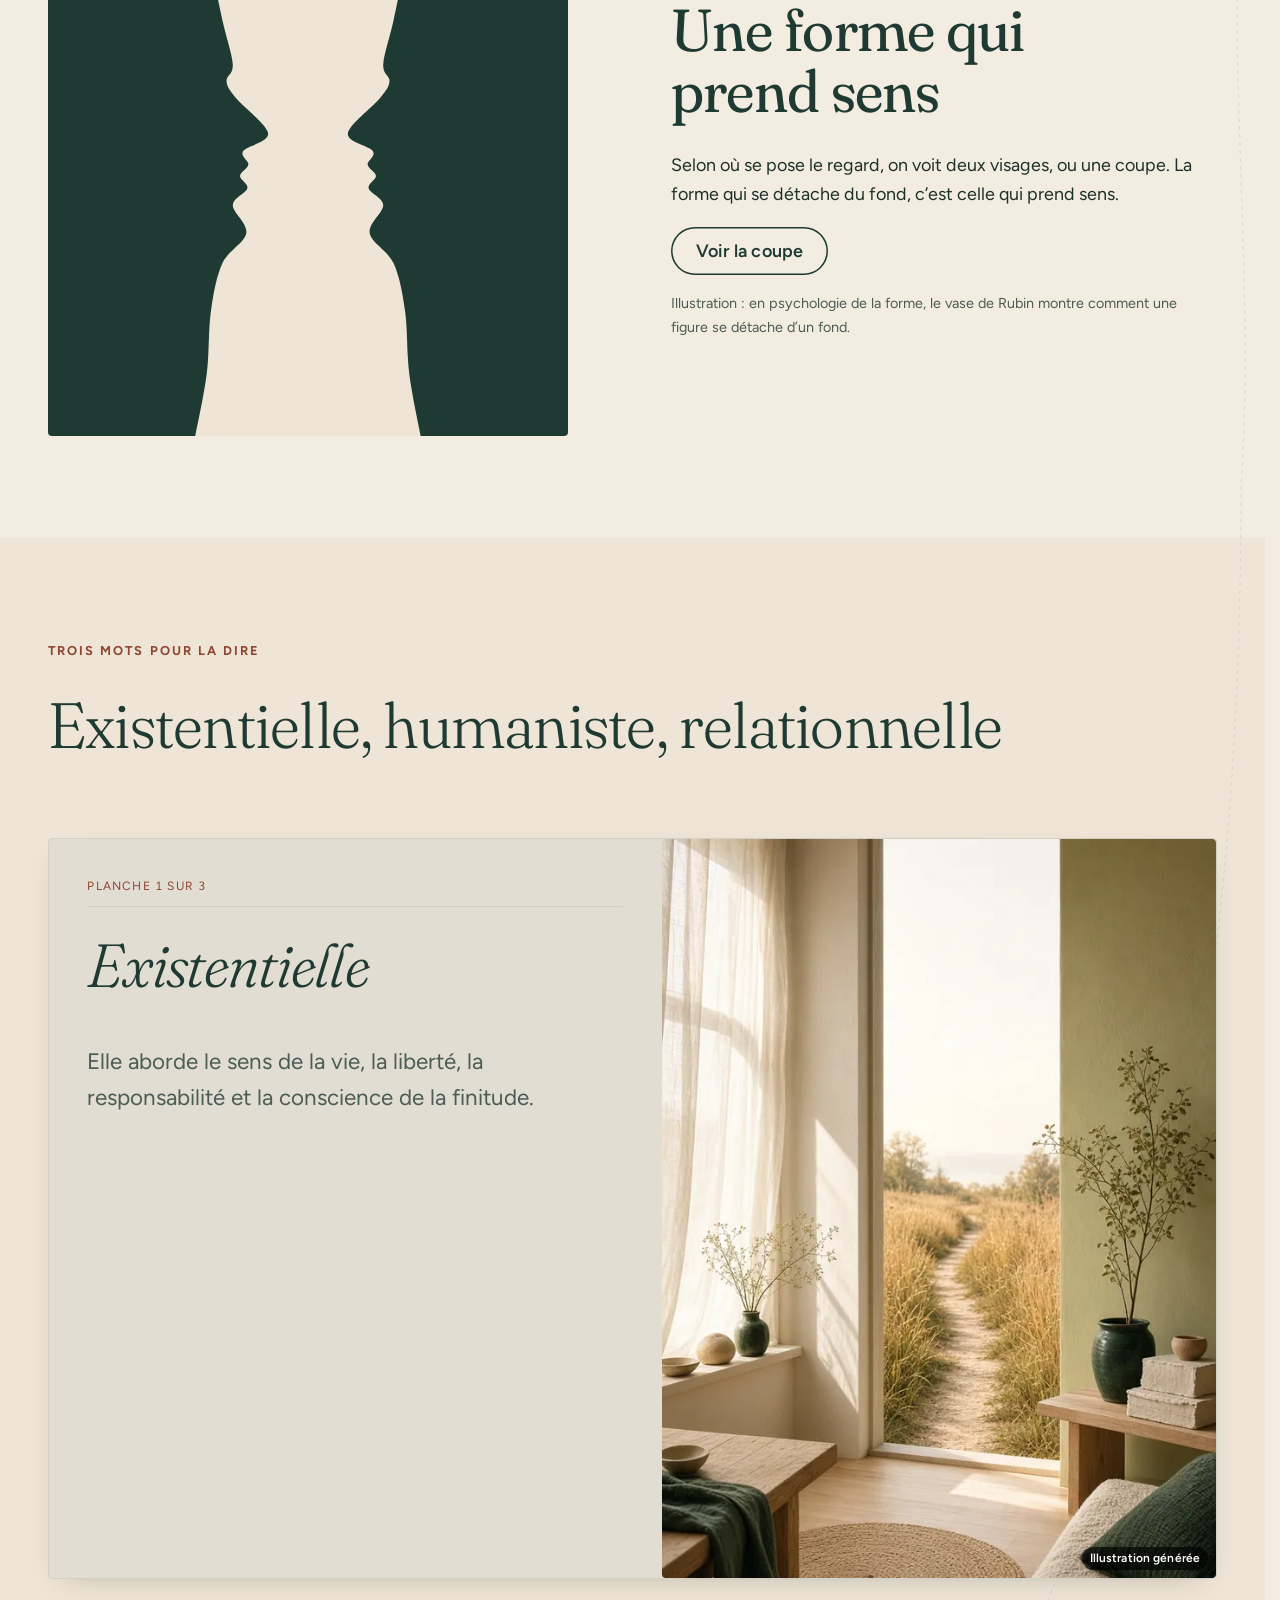
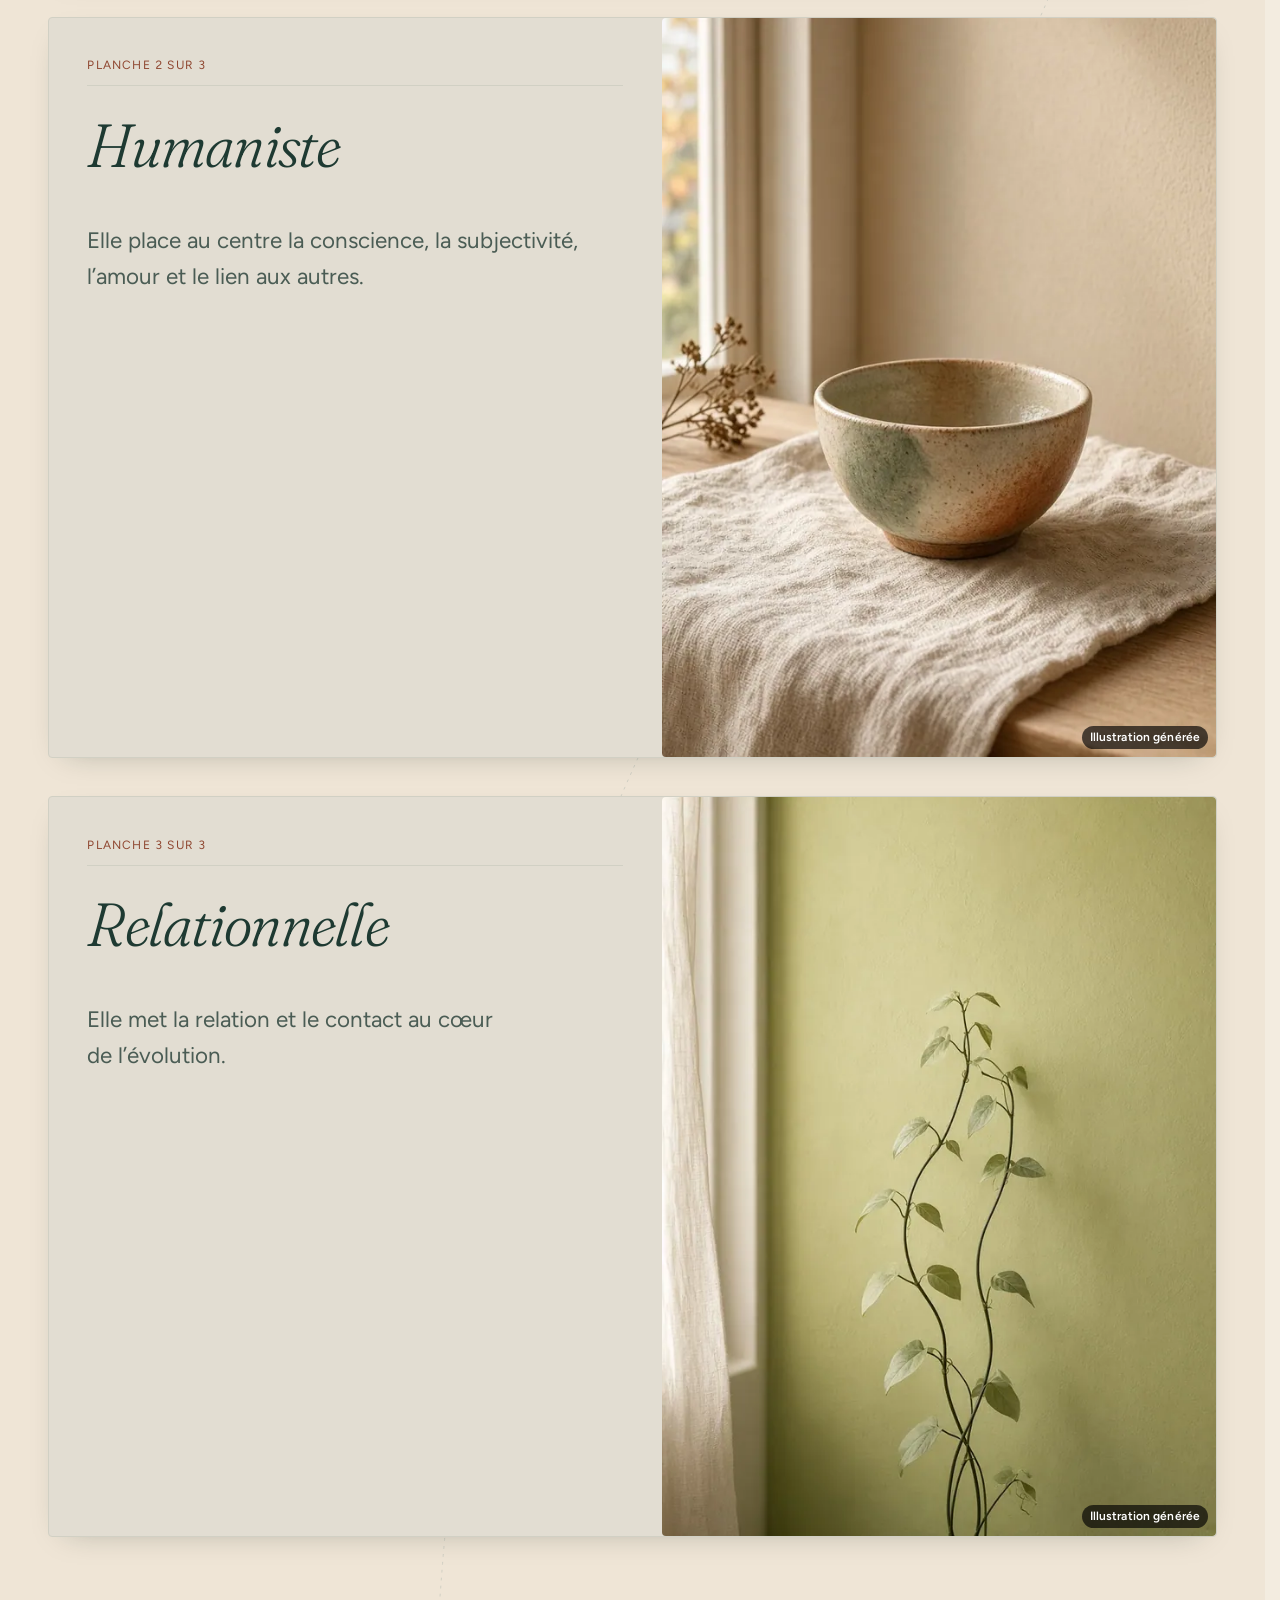
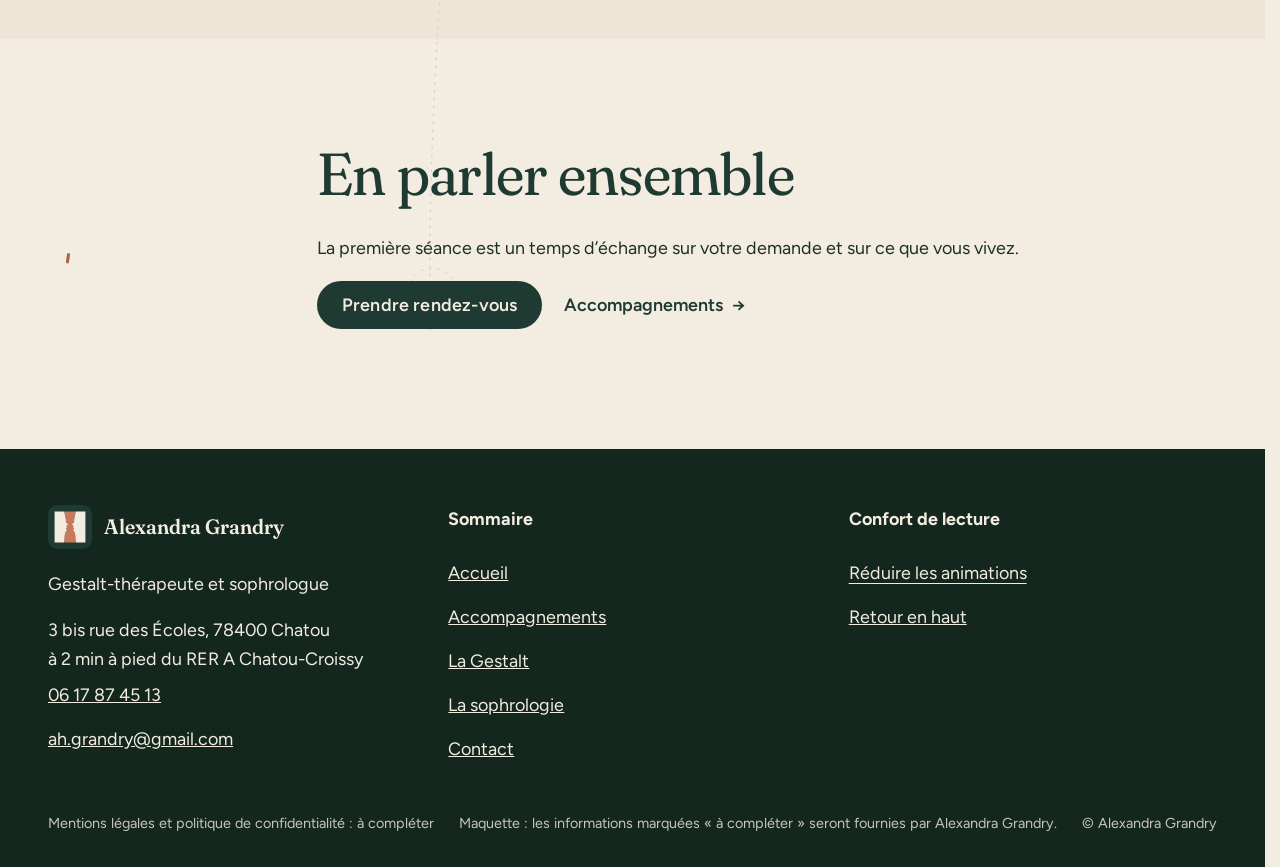
<file: gestalt-therapie.html>
<!doctype html>
<html lang="fr" data-v="2">
<head>
<meta charset="utf-8">
<meta name="viewport" content="width=device-width, initial-scale=1, viewport-fit=cover">
<title>La Gestalt-thérapie : donner forme, ici et maintenant</title>
<meta name="description" content="Une approche existentielle, humaniste et relationnelle, conçue par Fritz Perls, qui travaille avec les mots, le corps et les émotions.">
<meta name="robots" content="noindex, nofollow">
<link rel="canonical" href="https://alexandra-grandry-maquette.vercel.app/gestalt-therapie">
<style>:root{--fond:#f3ece0;--texte:#1c3029;--voile-fond:#1e3a32;--ouverture-fond:#f3ece0;--menu-fond:#1e3a32}:root { --entete-h: 72px; --barres-h: 0px; } html { background: var(--fond); color: var(--texte); scrollbar-gutter: stable; } body { margin: 0; background: var(--fond); } html.js:not(.calme):not(.secours):not([data-arrivee="retour"]) [data-anime] { opacity: 0; } html.js:not(.calme):not(.secours):not([data-arrivee="retour"]) [data-anime].vu { opacity: 1; } [data-voile] { position: fixed; inset: 0; z-index: 900; background: var(--voile-fond); transform: translateY(100%); visibility: hidden; pointer-events: none; } html[data-arrivee="voile"]:not(.voile-leve):not(.calme):not(.secours) [data-voile] { transform: none; visibility: visible; } html.calme [data-voile], html.secours [data-voile] { visibility: hidden !important; } .ouverture-panneau { position: fixed; inset: 0; z-index: 850; display: none; place-content: center; justify-items: center; background: var(--ouverture-fond, var(--voile-fond)); color: var(--fond); text-align: center; } html.js[data-arrivee="intro"]:not(.calme):not(.secours):not(.intro-finie) .ouverture-panneau { display: grid; } html.defilement-bloque, html.defilement-bloque body, html.js[data-arrivee="intro"]:not(.calme):not(.secours):not(.intro-finie), html.js[data-arrivee="intro"]:not(.calme):not(.secours):not(.intro-finie) body, html[data-arrivee="voile"]:not(.voile-leve):not(.calme):not(.secours), html[data-arrivee="voile"]:not(.voile-leve):not(.calme):not(.secours) body { overflow: hidden; } html.js[data-arrivee="intro"]:not(.calme):not(.secours):not(.intro-finie) { background-color: var(--ouverture-fond, var(--voile-fond)); } html[data-arrivee="voile"]:not(.voile-leve):not(.calme):not(.secours) { background-color: var(--voile-fond); }</style>
<script>(function () {
var d = document.documentElement, ss = null, ls = null;
try { ss = window.sessionStorage; ls = window.localStorage; } catch (e) {}
d.classList.add('js');
var calme = false;
try { calme = !!ls && ls.getItem('socle:calme') === 'oui'; } catch (e) {}
if (!calme && window.matchMedia && matchMedia('(prefers-reduced-motion: reduce)').matches) calme = true;
if (calme) d.classList.add('calme');
var nav = performance.getEntriesByType ? performance.getEntriesByType('navigation')[0] : null;
var type = nav ? nav.type : 'navigate';
var depart = null;
try { depart = JSON.parse(ss.getItem('socle:depart') || 'null'); ss.removeItem('socle:depart'); } catch (e) {}
if (depart && !(Date.now() - depart.t < 15000)) depart = null;
var retourSection = false;
try { retourSection = !!ss.getItem('socle:calme-retour'); } catch (e) {}
var mode = type === 'back_forward' || retourSection ? 'retour' : type === 'reload' ? 'intro' : depart ? 'voile' : 'intro';
d.setAttribute('data-arrivee', mode);
if (mode === 'voile' && depart.couleur) d.style.setProperty('--voile-fond', depart.couleur);
if (type === 'reload' && 'scrollRestoration' in history) {
if (!retourSection) history.scrollRestoration = 'manual';
}
try {
var choisie = ls && ls.getItem('socle:langue');
var langue = (d.lang || '').slice(0, 2);
if (choisie && choisie !== langue && type === 'navigate' && !depart) {
var alt = document.querySelector('link[rel="alternate"][hreflang="' + choisie + '"]');
if (alt) location.replace(new URL(alt.href).pathname + location.search + location.hash);
}
} catch (e) {}
setTimeout(function () { if (!d.classList.contains('demarre')) d.classList.add('secours'); }, 2000);
})();</script>
<link rel="preload" href="/assets/fonts/fraunces.woff2" as="font" type="font/woff2" crossorigin>
<link rel="preload" href="/assets/fonts/figtree.woff2" as="font" type="font/woff2" crossorigin>
<link rel="stylesheet" href="/assets/css/socle.css?v=2">
<link rel="stylesheet" href="/assets/css/site.css?v=2">
<link rel="stylesheet" href="/assets/css/modules/planches-empilees.css?v=2">
<link rel="stylesheet" href="/assets/css/modules/fil-conducteur.css?v=2">
<link rel="modulepreload" href="/assets/js/site.js?v=2">
<link rel="modulepreload" href="/assets/js/socle/index.js?v=2">
<script src="/assets/vendor/gsap.min.js" defer></script>
<script src="/assets/vendor/ScrollTrigger.min.js" defer></script>
<script src="/assets/vendor/SplitText.min.js" defer></script>
<script type="module" src="/assets/js/site.js?v=2"></script>
<meta name="theme-color" content="#f3ece0">
<link rel="icon" href="/assets/images/favicon.svg" type="image/svg+xml">
<link rel="apple-touch-icon" href="/assets/images/apple-touch-icon.png">
<meta property="og:type" content="website">
<meta property="og:site_name" content="Alexandra Grandry">
<meta property="og:locale" content="fr_FR">
<meta property="og:title" content="La Gestalt-thérapie : donner forme, ici et maintenant">
<meta property="og:description" content="Une approche existentielle, humaniste et relationnelle, conçue par Fritz Perls, qui travaille avec les mots, le corps et les émotions.">
<meta property="og:url" content="https://alexandra-grandry-maquette.vercel.app/gestalt-therapie">
<meta property="og:image" content="https://alexandra-grandry-maquette.vercel.app/assets/partage/gestalt-fr.jpg">
<meta property="og:image:width" content="1200">
<meta property="og:image:height" content="630">
<meta property="og:image:alt" content="La Gestalt-thérapie expliquée par Alexandra Grandry">
<meta name="twitter:card" content="summary_large_image">
<script type="application/ld+json">{"@context":"https://schema.org","@type":"LocalBusiness","name":"Alexandra Grandry, Gestalt-thérapeute et sophrologue","url":"https://alexandra-grandry-maquette.vercel.app/","telephone":"+33617874513","email":"ah.grandry@gmail.com","address":{"@type":"PostalAddress","streetAddress":"3 bis rue des Écoles","postalCode":"78400","addressLocality":"Chatou","addressCountry":"FR"},"description":"Gestalt-thérapie et sophrologie à Chatou : enfants, adolescents, adultes, couples, familles et groupe. Cabinet à 2 minutes à pied du RER A Chatou-Croissy."}</script>
</head>
<body id="haut">
<div data-voile aria-hidden="true"><svg class="voile-bord voile-bord--haut" viewBox="0 0 1200 120" preserveAspectRatio="none" focusable="false"><path d="M0 120 L0 70 C 60 40, 110 96, 170 62 C 220 34, 240 88, 300 80 C 360 72, 380 20, 450 36 C 520 52, 520 100, 590 84 C 650 70, 670 10, 740 22 C 800 32, 820 92, 880 78 C 940 64, 960 30, 1020 44 C 1080 58, 1110 96, 1200 66 L1200 120 Z"/><circle cx="262" cy="30" r="11"/><circle cx="640" cy="40" r="8"/><circle cx="975" cy="12" r="10"/></svg><svg class="voile-bord voile-bord--bas" viewBox="0 0 1200 120" preserveAspectRatio="none" focusable="false"><path d="M0 0 L0 40 C 70 70, 120 18, 190 52 C 250 82, 280 30, 340 44 C 410 60, 430 104, 500 86 C 560 70, 590 24, 650 40 C 720 58, 740 98, 810 84 C 870 72, 900 26, 960 38 C 1030 52, 1060 92, 1200 58 L1200 0 Z"/><circle cx="420" cy="104" r="9"/><circle cx="1080" cy="102" r="12"/></svg><div class="voile-contenu"><img src="/assets/images/logo-clair.svg" alt="" width="56" height="56"><span data-voile-libelle>La Gestalt</span></div></div>
<div class="ouverture-panneau" data-ouverture aria-hidden="true">
  <svg class="intro-figure" viewBox="0 0 1000 1000" focusable="false">
    <defs>
      <clipPath id="intro-clip-g"><path d="M0 0 L318 0 C320 15 324.3 56.7 330 90 C335.7 123.3 345 167.5 352 200 C359 232.5 370.7 265.3 372 285 C373.3 304.7 359 307.2 360 318 C361 328.8 364.7 333.3 378 350 C391.3 366.7 437.7 401 440 418 C442.3 435 398.3 442 392 452 C385.7 462 403 470 402 478 C401 486 386.3 492.3 386 500 C385.7 507.7 402.3 514.7 400 524 C397.7 533.3 372.3 541.7 372 556 C371.7 570.3 401.3 591.3 398 610 C394.7 628.7 363.3 643 352 668 C340.7 693 335 724.7 330 760 C325 795.3 327 840 322 880 C317 920 303.7 980 300 1000 L0 1000 Z"/></clipPath>
      <clipPath id="intro-clip-d"><path d="M1000 0 L682 0 C680 15 675.7 56.7 670 90 C664.3 123.3 655 167.5 648 200 C641 232.5 629.3 265.3 628 285 C626.7 304.7 641 307.2 640 318 C639 328.8 635.3 333.3 622 350 C608.7 366.7 562.3 401 560 418 C557.7 435 601.7 442 608 452 C614.3 462 597 470 598 478 C599 486 613.7 492.3 614 500 C614.3 507.7 597.7 514.7 600 524 C602.3 533.3 627.7 541.7 628 556 C628.3 570.3 598.7 591.3 602 610 C605.3 628.7 636.7 643 648 668 C659.3 693 665 724.7 670 760 C675 795.3 673 840 678 880 C683 920 696.3 980 700 1000 L1000 1000 Z"/></clipPath>
    </defs>
    <path class="intro-coupe" d="M318 0 C320 15 324.3 56.7 330 90 C335.7 123.3 345 167.5 352 200 C359 232.5 370.7 265.3 372 285 C373.3 304.7 359 307.2 360 318 C361 328.8 364.7 333.3 378 350 C391.3 366.7 437.7 401 440 418 C442.3 435 398.3 442 392 452 C385.7 462 403 470 402 478 C401 486 386.3 492.3 386 500 C385.7 507.7 402.3 514.7 400 524 C397.7 533.3 372.3 541.7 372 556 C371.7 570.3 401.3 591.3 398 610 C394.7 628.7 363.3 643 352 668 C340.7 693 335 724.7 330 760 C325 795.3 327 840 322 880 C317 920 303.7 980 300 1000 L700 1000 C696.3 980 683 920 678 880 C673 840 675 795.3 670 760 C665 724.7 659.3 693 648 668 C636.7 643 605.3 628.7 602 610 C598.7 591.3 628.3 570.3 628 556 C627.7 541.7 602.3 533.3 600 524 C597.7 514.7 614.3 507.7 614 500 C613.7 492.3 599 486 598 478 C597 470 614.3 462 608 452 C601.7 442 557.7 435 560 418 C562.3 401 608.7 366.7 622 350 C635.3 333.3 639 328.8 640 318 C641 307.2 626.7 304.7 628 285 C629.3 265.3 641 232.5 648 200 C655 167.5 664.3 123.3 670 90 C675.7 56.7 680 15 682 0 Z"/>
    <g class="intro-face intro-face--g" clip-path="url(#intro-clip-g)"><circle class="intro-tache" cx="150" cy="160" r="0"></circle><circle class="intro-tache" cx="260" cy="360" r="0"></circle><circle class="intro-tache" cx="120" cy="560" r="0"></circle><circle class="intro-tache" cx="280" cy="760" r="0"></circle><circle class="intro-tache" cx="150" cy="930" r="0"></circle><circle class="intro-tache" cx="40" cy="420" r="0"></circle><circle class="intro-tache" cx="50" cy="60" r="0"></circle></g>
    <g class="intro-face intro-face--d" clip-path="url(#intro-clip-d)"><circle class="intro-tache" cx="850" cy="160" r="0"></circle><circle class="intro-tache" cx="740" cy="360" r="0"></circle><circle class="intro-tache" cx="880" cy="560" r="0"></circle><circle class="intro-tache" cx="720" cy="760" r="0"></circle><circle class="intro-tache" cx="850" cy="930" r="0"></circle><circle class="intro-tache" cx="960" cy="420" r="0"></circle><circle class="intro-tache" cx="950" cy="60" r="0"></circle></g>
    <g class="intro-gouttes"><circle cx="90" cy="120" r="16"></circle><circle cx="230" cy="60" r="10"></circle><circle cx="120" cy="470" r="12"></circle><circle cx="40" cy="760" r="18"></circle><circle cx="250" cy="900" r="11"></circle><circle cx="470" cy="150" r="9"></circle><circle cx="560" cy="860" r="13"></circle><circle cx="770" cy="90" r="14"></circle><circle cx="930" cy="300" r="10"></circle><circle cx="880" cy="620" r="17"></circle><circle cx="700" cy="960" r="9"></circle><circle cx="960" cy="840" r="12"></circle></g>
  </svg>
  <p class="ouverture-nom">Alexandra Grandry</p>
  <p class="ouverture-ligne">Gestalt-thérapie · Sophrologie · Chatou</p>
</div>
<a class="evitement" href="#contenu">Aller au contenu</a>
<header data-entete>
  <div class="entete-rangee">
    <a class="entete-logo" href="/" data-libelle="Accueil">
      <img src="/assets/images/logo.svg" alt="" width="36" height="36"><span class="entete-nom">Alexandra Grandry<small>Gestalt-thérapeute et sophrologue</small></span>
    </a>
    <nav data-nav aria-label="Navigation principale">
      <ul><li><a href="/accompagnements" data-libelle="Accompagnements">Accompagnements</a></li><li><a href="/gestalt-therapie" data-libelle="La Gestalt" aria-current="page">La Gestalt</a></li><li><a href="/sophrologie" data-libelle="La sophrologie">La sophrologie</a></li><li><a href="/contact" data-libelle="Contact">Contact</a></li></ul>
    </nav>
    <div class="entete-actions">
      <a class="bouton entete-action" href="/contact#demande" data-libelle="Contact"><span class="long">Prendre rendez-vous</span><span class="court" aria-hidden="true">Rendez-vous</span></a>
      <button type="button" data-menu-bouton aria-controls="menu" aria-expanded="false" data-libelle-ouvrir="Menu" data-libelle-fermer="Fermer"><span data-libelle-bouton>Menu</span></button>
    </div>
  </div>
</header>
<div id="menu" data-menu role="dialog" aria-modal="true" aria-label="Menu">
  <ul><li style="--i:0"><a href="/" class="menu-lien" data-libelle="Accueil">Accueil</a></li><li style="--i:1"><a href="/accompagnements" class="menu-lien" data-libelle="Accompagnements">Accompagnements</a></li><li style="--i:2"><a href="/gestalt-therapie" class="menu-lien" data-libelle="La Gestalt" aria-current="page">La Gestalt</a></li><li style="--i:3"><a href="/sophrologie" class="menu-lien" data-libelle="La sophrologie">La sophrologie</a></li><li style="--i:4"><a href="/contact" class="menu-lien" data-libelle="Contact">Contact</a></li></ul>
  <p><a class="bouton" href="tel:+33617874513">Appeler 06 17 87 45 13</a></p>
  <p><button type="button" class="lien" data-calme-bascule data-libelle-reduire="Réduire les animations" data-libelle-retablir="Rétablir les animations" data-libelle-systeme="Animations réduites par le réglage de votre appareil"><span data-libelle-bouton>Réduire les animations</span></button></p>
</div>
<main id="contenu" tabindex="-1" data-module="fil-conducteur">
<section class="ouv-gestalt" id="debut" data-gouttiere="#14271f">
  <figure class="media ouv-gestalt__fond" data-grok data-effet="encre" data-souris style="--cadrage:50% 50%;--cadrage-mobile:50% 50%">
  <picture><source media="(max-width: 760px) and (orientation: portrait)" srcset="/assets/images/grok/gestalt-ouverture-mobile-640.webp 640w" sizes="100vw">
    <img src="/assets/images/grok/gestalt-ouverture-1280.webp" srcset="/assets/images/grok/gestalt-ouverture-640.webp 640w, /assets/images/grok/gestalt-ouverture-1280.webp 1280w" sizes="100vw" alt="Encre vert profond qui se déploie dans l’eau" width="1280" height="720" fetchpriority="high" loading="eager" decoding="async">
  </picture><figcaption class="mention-ia">Illustration générée</figcaption>
</figure>
  <div class="ouv-gestalt__contenu conteneur">
    <h1 class="ouv-gestalt__titre"><span class="visuellement-cache">La Gestalt-thérapie</span><span class="ouv-gestalt__mot" aria-hidden="true" data-effet="gestalt-lettres"><span class="lettre" style="--i:0"><span class="lettre-in" data-anime="gsap">G</span></span><span class="lettre" style="--i:1"><span class="lettre-in" data-anime="gsap">e</span></span><span class="lettre" style="--i:2"><span class="lettre-in" data-anime="gsap">s</span></span><span class="lettre" style="--i:3"><span class="lettre-in" data-anime="gsap">t</span></span><span class="lettre" style="--i:4"><span class="lettre-in" data-anime="gsap">a</span></span><span class="lettre" style="--i:5"><span class="lettre-in" data-anime="gsap">l</span></span><span class="lettre" style="--i:6"><span class="lettre-in" data-anime="gsap">t</span></span></span></h1>
    <p class="ouv-gestalt__sous" data-anime="gsap" data-intro><em>donner forme</em></p>
    <p class="ouv-gestalt__texte" data-anime="gsap" data-intro>« Gestalt » vient de l’allemand : il renvoie à l’idée de donner forme, à l’émergence d’une forme structurée qui prend sens.</p>
    <p class="actions" data-anime="gsap" data-intro><a href="/contact#demande" class="bouton bouton--clair" data-libelle="Contact" data-action-principale>Prendre rendez-vous</a></p>
    <p class="info-cle" data-info-cle data-anime="gsap" data-intro>Existentielle · humaniste · relationnelle</p>
  </div>
</section>
<section class="origine conteneur" id="origine" data-fil="gauche">
  <div>
    <p class="surtitre" data-anime>Origine</p>
    <h2 data-anime="lignes">Une approche née après-guerre</h2>
    <p data-anime>Elle a été conçue par Fritz Perls, psychanalyste allemand.</p>
  </div>
  <div class="frise" role="img" aria-label="Frise : des États-Unis dans les années 50 à l’Europe dans les années 70" data-visuel>
    <svg class="frise__trait" viewBox="0 0 600 120" preserveAspectRatio="none" aria-hidden="true" data-fx="trace"><path d="M20 80 C 140 10, 260 120, 360 60 S 520 20, 580 70" fill="none" stroke="currentColor" stroke-width="3" stroke-linecap="round"/></svg>
    <ol class="frise__dates" data-anime="cascade" aria-hidden="true">
      <li><strong>Années 50</strong><span>Naissance aux États-Unis</span></li>
      <li><strong>Années 70</strong><span>Arrivée en Europe</span></li>
    </ol>
  </div>
</section>
<section class="ici" id="ici-et-maintenant" data-fil="gauche">
  <div class="conteneur ici__grille">
    <figure class="media ici__media" data-grok data-fx="onde" style="--cadrage:50% 50%">
  <picture>
    <img src="/assets/images/grok/gestalt-ici-960.webp" srcset="/assets/images/grok/gestalt-ici-480.webp 480w, /assets/images/grok/gestalt-ici-640.webp 640w, /assets/images/grok/gestalt-ici-960.webp 960w" sizes="(max-width: 760px) 100vw, 38vw" alt="Tache de soleil et ombre d’une fenêtre sur un mur" width="960" height="1280" loading="lazy" decoding="async">
  </picture><figcaption class="mention-ia">Illustration générée</figcaption>
</figure>
    <div class="ici__texte">
      <h2 class="ici__titre" data-anime="lignes"><span>Ici et maintenant</span></h2>
      <p data-anime>La Gestalt s’intéresse au processus en cours, dans l’ici et maintenant de la séance. La thérapeute y adopte une posture dite engagée.</p>
    </div>
  </div>
</section>
<section class="corps conteneur" id="corps" data-fil="droite">
  <div class="corps__texte">
    <h2 data-anime="lignes">Pas seulement avec les mots</h2>
    <p data-anime>Comme la psychanalyse, elle travaille avec les mots et leur sens. Mais aussi avec ce qui se vit autrement, et avec la manière dont chacun est en contact avec le monde.</p>
    <ul class="corps__mots" data-anime="cascade"><li>le corps</li><li>les émotions</li><li>le mouvement</li><li>l’imaginaire</li><li>la créativité</li><li>les sensations</li></ul>
  </div>
  <figure class="media corps__media" data-grok data-fx="parallaxe" style="--cadrage:50% 0%">
  <picture>
    <img src="/assets/images/grok/gestalt-corps-784.webp" srcset="/assets/images/grok/gestalt-corps-480.webp 480w, /assets/images/grok/gestalt-corps-640.webp 640w, /assets/images/grok/gestalt-corps-784.webp 784w" sizes="(max-width: 760px) 100vw, 36vw" alt="Silhouette de dos près d’une fenêtre, à contre-jour" width="784" height="980" loading="lazy" decoding="async">
  </picture><figcaption class="mention-ia">Illustration générée</figcaption>
</figure>
</section>
<section class="vase" id="donner-forme" data-vase="visages" data-fil="droite">
  <div class="conteneur vase__grille">
    <div class="vase__figure">
      <svg class="vase__svg" viewBox="0 0 1000 1000" role="img" aria-label="Vase de Rubin : deux profils face à face, ou une coupe entre eux" data-effet="vase" focusable="false">
        <rect class="vase__fond" width="1000" height="1000"></rect>
        <path class="vase__coupe" d="M318 0 C320 15 324.3 56.7 330 90 C335.7 123.3 345 167.5 352 200 C359 232.5 370.7 265.3 372 285 C373.3 304.7 359 307.2 360 318 C361 328.8 364.7 333.3 378 350 C391.3 366.7 437.7 401 440 418 C442.3 435 398.3 442 392 452 C385.7 462 403 470 402 478 C401 486 386.3 492.3 386 500 C385.7 507.7 402.3 514.7 400 524 C397.7 533.3 372.3 541.7 372 556 C371.7 570.3 401.3 591.3 398 610 C394.7 628.7 363.3 643 352 668 C340.7 693 335 724.7 330 760 C325 795.3 327 840 322 880 C317 920 303.7 980 300 1000 L700 1000 C696.3 980 683 920 678 880 C673 840 675 795.3 670 760 C665 724.7 659.3 693 648 668 C636.7 643 605.3 628.7 602 610 C598.7 591.3 628.3 570.3 628 556 C627.7 541.7 602.3 533.3 600 524 C597.7 514.7 614.3 507.7 614 500 C613.7 492.3 599 486 598 478 C597 470 614.3 462 608 452 C601.7 442 557.7 435 560 418 C562.3 401 608.7 366.7 622 350 C635.3 333.3 639 328.8 640 318 C641 307.2 626.7 304.7 628 285 C629.3 265.3 641 232.5 648 200 C655 167.5 664.3 123.3 670 90 C675.7 56.7 680 15 682 0 Z"></path>
        <path class="vase__profil vase__profil--g" d="M0 0 L318 0 C320 15 324.3 56.7 330 90 C335.7 123.3 345 167.5 352 200 C359 232.5 370.7 265.3 372 285 C373.3 304.7 359 307.2 360 318 C361 328.8 364.7 333.3 378 350 C391.3 366.7 437.7 401 440 418 C442.3 435 398.3 442 392 452 C385.7 462 403 470 402 478 C401 486 386.3 492.3 386 500 C385.7 507.7 402.3 514.7 400 524 C397.7 533.3 372.3 541.7 372 556 C371.7 570.3 401.3 591.3 398 610 C394.7 628.7 363.3 643 352 668 C340.7 693 335 724.7 330 760 C325 795.3 327 840 322 880 C317 920 303.7 980 300 1000 L0 1000 Z"></path>
        <path class="vase__profil vase__profil--d" d="M1000 0 L682 0 C680 15 675.7 56.7 670 90 C664.3 123.3 655 167.5 648 200 C641 232.5 629.3 265.3 628 285 C626.7 304.7 641 307.2 640 318 C639 328.8 635.3 333.3 622 350 C608.7 366.7 562.3 401 560 418 C557.7 435 601.7 442 608 452 C614.3 462 597 470 598 478 C599 486 613.7 492.3 614 500 C614.3 507.7 597.7 514.7 600 524 C602.3 533.3 627.7 541.7 628 556 C628.3 570.3 598.7 591.3 602 610 C605.3 628.7 636.7 643 648 668 C659.3 693 665 724.7 670 760 C675 795.3 673 840 678 880 C683 920 696.3 980 700 1000 L1000 1000 Z"></path>
      </svg>
    </div>
    <div class="vase__texte">
      <h2 data-anime="lignes">Une forme qui prend sens</h2>
      <p data-anime>Selon où se pose le regard, on voit deux visages, ou une coupe. La forme qui se détache du fond, c’est celle qui prend sens.</p>
      <p data-anime><button type="button" class="bouton bouton--contour" data-vase-bouton aria-pressed="false" data-libelle-coupe="Voir la coupe" data-libelle-visages="Voir les deux visages">Voir la coupe</button></p>
      <p class="note" data-anime>Illustration : en psychologie de la forme, le vase de Rubin montre comment une figure se détache d’un fond.</p>
    </div>
  </div>
</section>
<section class="ple qualites" data-module="planches-empilees" id="qualites" aria-labelledby="qualites-titre">
  <div class="ple__tete conteneur">
    <p class="surtitre">Trois mots pour la dire</p>
    <h2 class="ple__titre" id="qualites-titre" data-anime="lignes">Existentielle, humaniste, relationnelle</h2>
  </div>
  <div class="ple__pile conteneur">
    <article class="ple__planche" data-epingle data-tient aria-labelledby="ple-e" data-effet="planche">
      <div class="ple__contenu">
        <p class="ple__cartouche"><span>Planche 1 sur 3</span></p>
        <h3 class="ple__nom" id="ple-e">Existentielle</h3>
        <p class="ple__texte">Elle aborde le sens de la vie, la liberté, la responsabilité et la conscience de la finitude.</p>
      </div>
      <div class="ple__visuel"><figure class="media ple__media" data-grok style="--cadrage:50% 50%">
  <picture>
    <img src="/assets/images/grok/gestalt-existentielle-960.webp" srcset="/assets/images/grok/gestalt-existentielle-480.webp 480w, /assets/images/grok/gestalt-existentielle-640.webp 640w, /assets/images/grok/gestalt-existentielle-960.webp 960w" sizes="(max-width: 760px) 100vw, 40vw" alt="Sentier dans les hautes herbes vers la lumière" width="960" height="1280" loading="lazy" decoding="async">
  </picture><figcaption class="mention-ia">Illustration générée</figcaption>
</figure></div>
    </article><article class="ple__planche" data-epingle data-tient aria-labelledby="ple-h" data-effet="planche">
      <div class="ple__contenu">
        <p class="ple__cartouche"><span>Planche 2 sur 3</span></p>
        <h3 class="ple__nom" id="ple-h">Humaniste</h3>
        <p class="ple__texte">Elle place au centre la conscience, la subjectivité, l’amour et le lien aux autres.</p>
      </div>
      <div class="ple__visuel"><figure class="media ple__media" data-grok style="--cadrage:50% 50%">
  <picture>
    <img src="/assets/images/grok/gestalt-humaniste-960.webp" srcset="/assets/images/grok/gestalt-humaniste-480.webp 480w, /assets/images/grok/gestalt-humaniste-640.webp 640w, /assets/images/grok/gestalt-humaniste-960.webp 960w" sizes="(max-width: 760px) 100vw, 40vw" alt="Bol en céramique tourné à la main dans une lumière chaude" width="960" height="1280" loading="lazy" decoding="async">
  </picture><figcaption class="mention-ia">Illustration générée</figcaption>
</figure></div>
    </article><article class="ple__planche" data-epingle data-tient aria-labelledby="ple-r" data-effet="planche">
      <div class="ple__contenu">
        <p class="ple__cartouche"><span>Planche 3 sur 3</span></p>
        <h3 class="ple__nom" id="ple-r">Relationnelle</h3>
        <p class="ple__texte">Elle met la relation et le contact au cœur de l’évolution.</p>
      </div>
      <div class="ple__visuel"><figure class="media ple__media" data-grok style="--cadrage:50% 50%">
  <picture>
    <img src="/assets/images/grok/gestalt-relationnelle-960.webp" srcset="/assets/images/grok/gestalt-relationnelle-480.webp 480w, /assets/images/grok/gestalt-relationnelle-640.webp 640w, /assets/images/grok/gestalt-relationnelle-960.webp 960w" sizes="(max-width: 760px) 100vw, 40vw" alt="Deux tiges de plante grimpante qui s’entrelacent sur un mur enduit" width="960" height="1280" loading="lazy" decoding="async">
  </picture><figcaption class="mention-ia">Illustration générée</figcaption>
</figure></div>
    </article>
  </div>
</section>
<section class="appel-court conteneur" id="appel">
  <svg class="appel-court__forme" viewBox="-1 -1 2 2" aria-hidden="true" data-fx="trace" data-visuel><path d="M-0.8 0.1 C -0.7 -0.6, 0.1 -0.85, 0.6 -0.45 S 0.95 0.55, 0.2 0.75 S -0.9 0.75, -0.8 0.1" fill="none" stroke="currentColor" stroke-width="0.03" stroke-linecap="round"/></svg>
  <div>
    <h2 data-anime="lignes">En parler ensemble</h2>
    <p data-anime>La première séance est un temps d’échange sur votre demande et sur ce que vous vivez.</p>
    <p class="actions" data-anime><a href="/contact#demande" class="bouton" data-libelle="Contact" data-fil-point="0.5 0.5" data-fil-boucle>Prendre rendez-vous</a> <a href="/accompagnements" class="lien-fleche" data-libelle="Accompagnements">Accompagnements</a></p>
  </div>
</section>
<template data-fil-objet><circle class="fil-goutte" r="6"></circle><circle class="fil-goutte-halo" r="13"></circle></template>
</main>
<footer class="pied" id="pied">
  <div class="conteneur pied-grille">
    <div>
      <p class="pied-nom"><img src="/assets/images/logo-clair.svg" alt="" width="44" height="44"><strong>Alexandra Grandry</strong></p>
      <p>Gestalt-thérapeute et sophrologue</p>
      <p>3 bis rue des Écoles, 78400 Chatou<br>à 2 min à pied du RER A Chatou-Croissy<br><a href="tel:+33617874513">06 17 87 45 13</a><br><a href="mailto:ah.grandry@gmail.com">ah.grandry@gmail.com</a></p>
    </div>
    <nav aria-label="Sommaire">
      <p><strong>Sommaire</strong></p>
      <ul><li><a href="/" data-libelle="Accueil">Accueil</a></li><li><a href="/accompagnements" data-libelle="Accompagnements">Accompagnements</a></li><li><a href="/gestalt-therapie" data-libelle="La Gestalt" aria-current="page">La Gestalt</a></li><li><a href="/sophrologie" data-libelle="La sophrologie">La sophrologie</a></li><li><a href="/contact" data-libelle="Contact">Contact</a></li></ul>
    </nav>
    <div>
      <p><strong>Confort de lecture</strong></p>
      <ul>
        <li><button type="button" class="lien" data-calme-bascule data-libelle-reduire="Réduire les animations" data-libelle-retablir="Rétablir les animations" data-libelle-systeme="Animations réduites par le réglage de votre appareil"><span data-libelle-bouton>Réduire les animations</span></button></li>
        <li><a href="#haut" data-sans-transition>Retour en haut</a></li>
      </ul>
    </div>
  </div>
  <div class="conteneur pied-bas"><p>Mentions légales et politique de confidentialité : à compléter</p><p>Maquette : les informations marquées « à compléter » seront fournies par Alexandra Grandry.</p><p>© Alexandra Grandry</p></div>
</footer>
<div data-barre-fixe>
  <a class="bouton bouton--contour" href="tel:+33617874513">Appeler</a>
  <a class="bouton" href="/contact#demande" data-libelle="Contact">Rendez-vous</a>
</div>
</body>
</html>
</file>
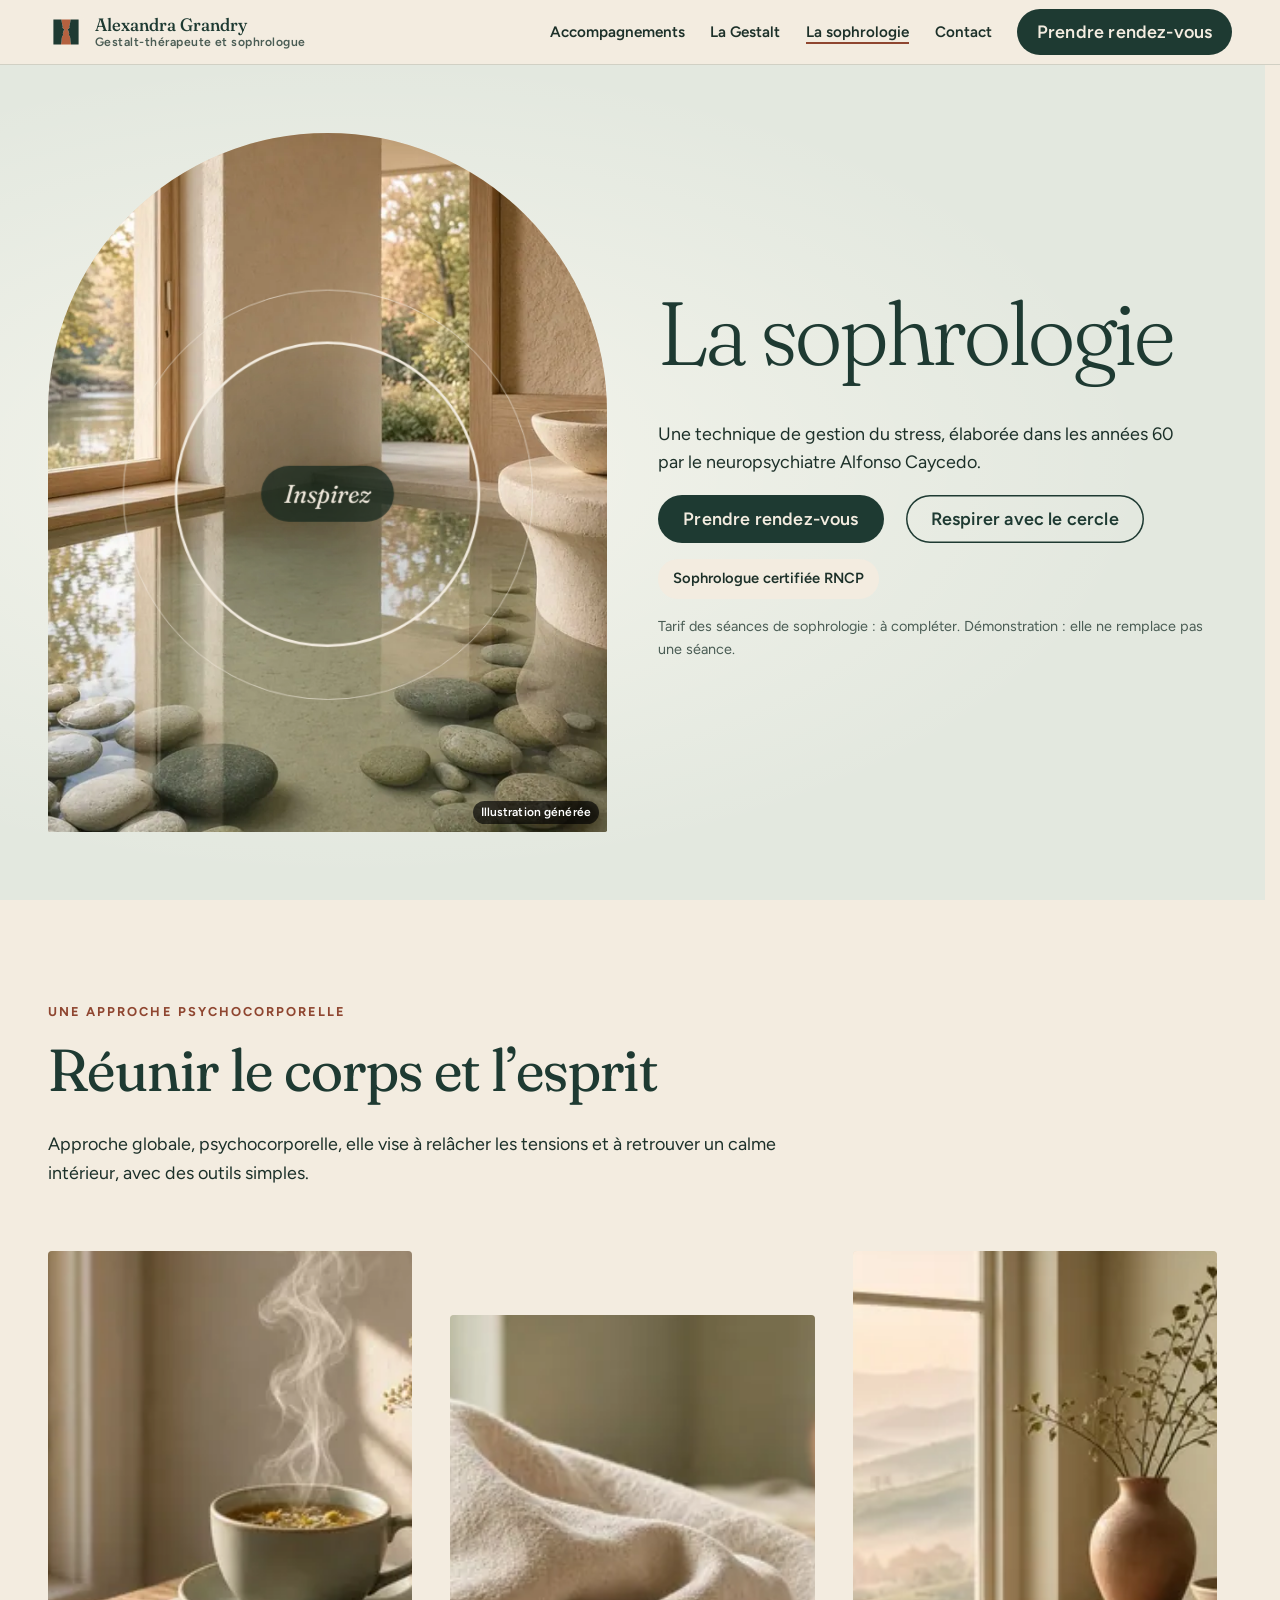
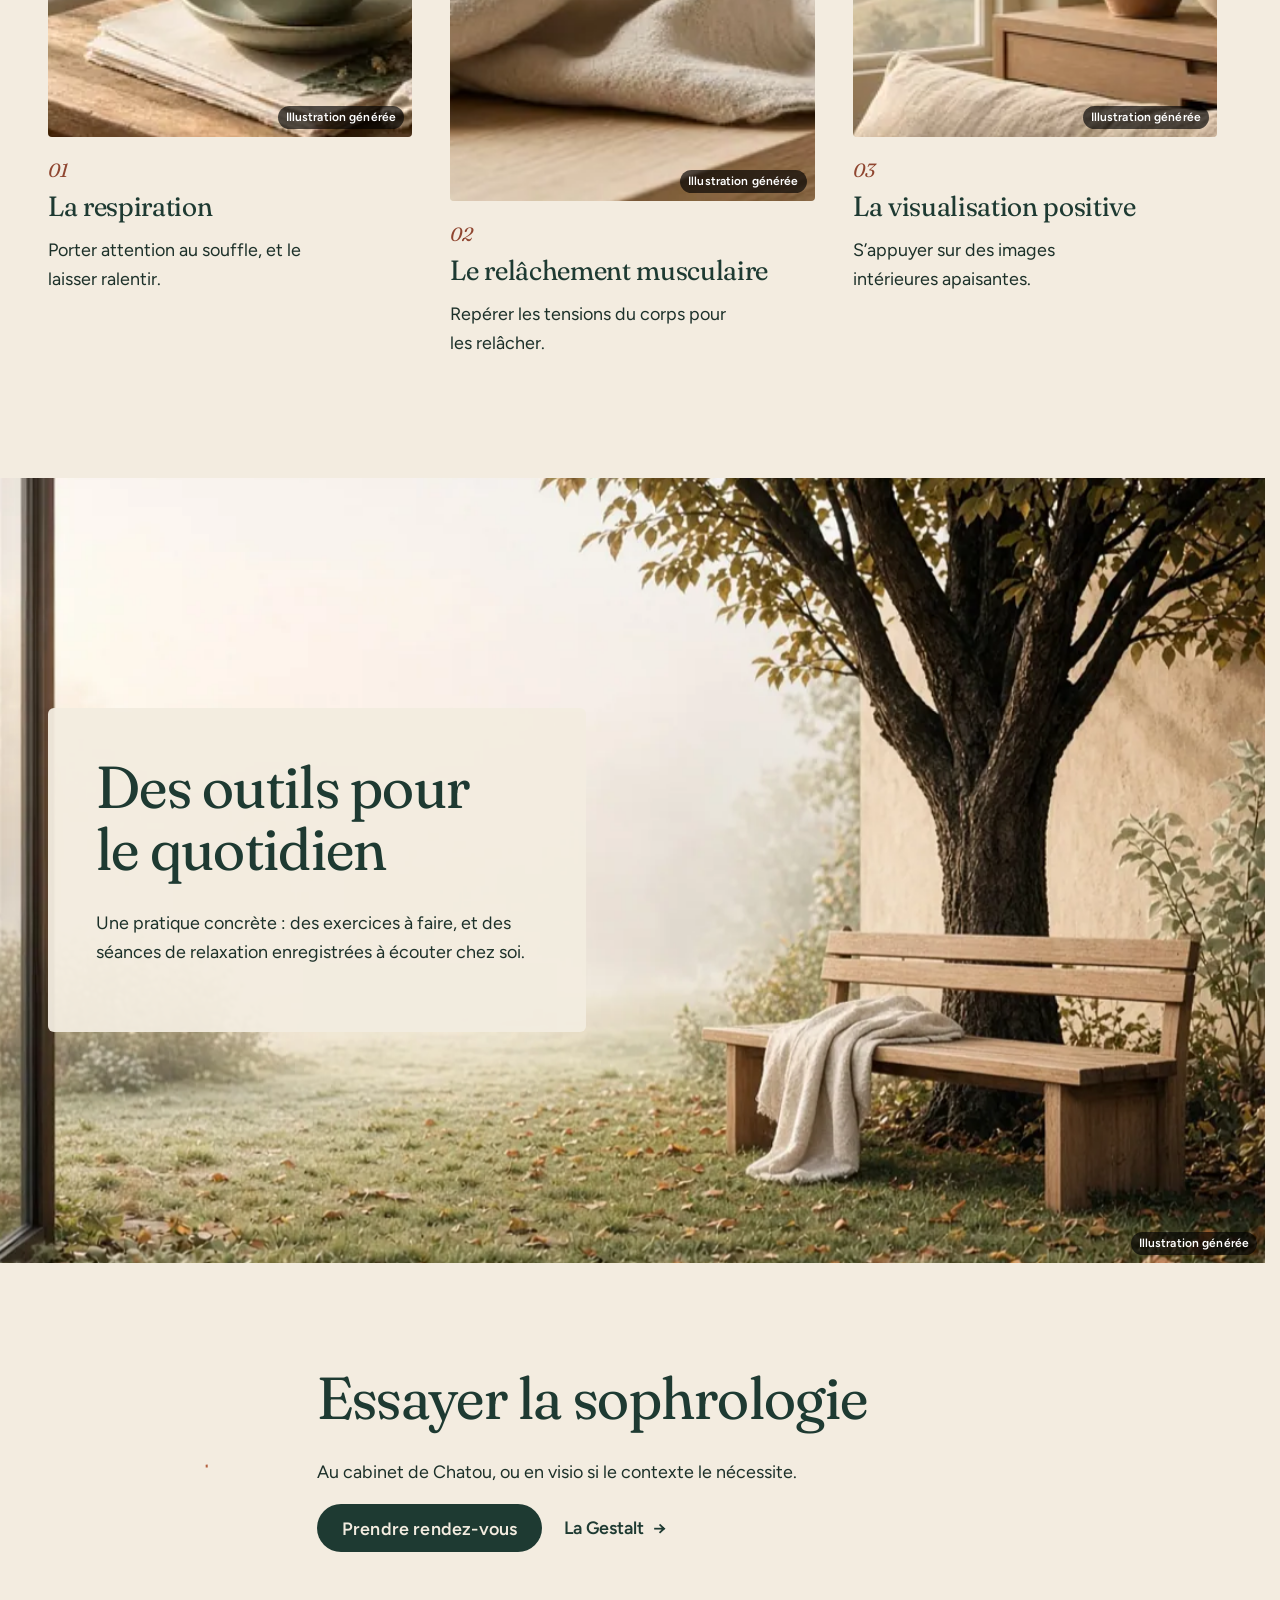
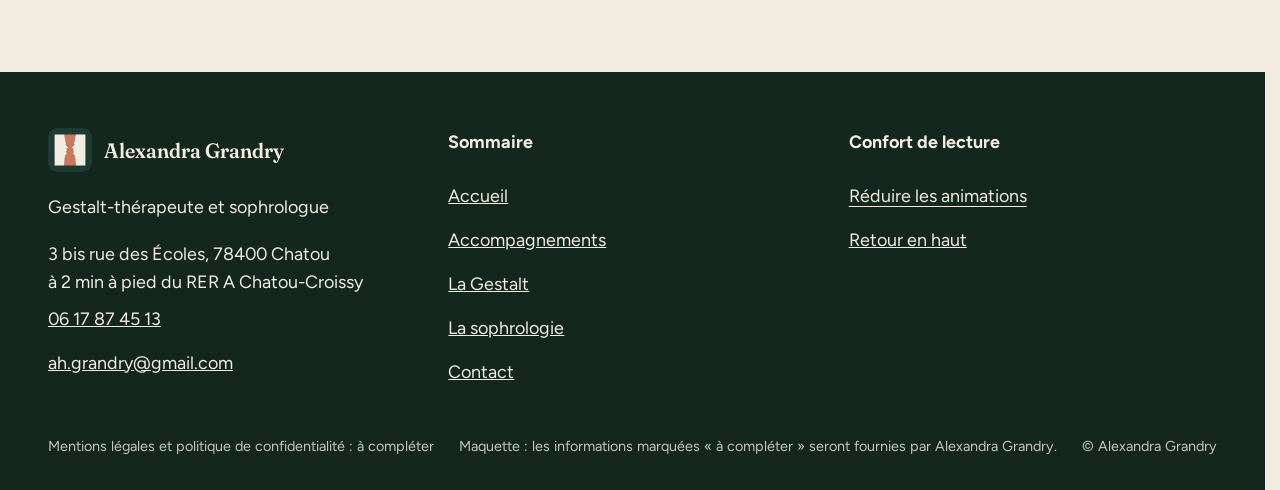
<file: sophrologie.html>
<!doctype html>
<html lang="fr" data-v="2">
<head>
<meta charset="utf-8">
<meta name="viewport" content="width=device-width, initial-scale=1, viewport-fit=cover">
<title>La sophrologie : respirer, relâcher, visualiser</title>
<meta name="description" content="Une technique de gestion du stress, avec des outils simples à utiliser au quotidien. Sophrologue certifiée RNCP à Chatou.">
<meta name="robots" content="noindex, nofollow">
<link rel="canonical" href="https://alexandra-grandry-maquette.vercel.app/sophrologie">
<style>:root{--fond:#f3ece0;--texte:#1c3029;--voile-fond:#1e3a32;--ouverture-fond:#f3ece0;--menu-fond:#1e3a32}:root { --entete-h: 72px; --barres-h: 0px; } html { background: var(--fond); color: var(--texte); scrollbar-gutter: stable; } body { margin: 0; background: var(--fond); } html.js:not(.calme):not(.secours):not([data-arrivee="retour"]) [data-anime] { opacity: 0; } html.js:not(.calme):not(.secours):not([data-arrivee="retour"]) [data-anime].vu { opacity: 1; } [data-voile] { position: fixed; inset: 0; z-index: 900; background: var(--voile-fond); transform: translateY(100%); visibility: hidden; pointer-events: none; } html[data-arrivee="voile"]:not(.voile-leve):not(.calme):not(.secours) [data-voile] { transform: none; visibility: visible; } html.calme [data-voile], html.secours [data-voile] { visibility: hidden !important; } .ouverture-panneau { position: fixed; inset: 0; z-index: 850; display: none; place-content: center; justify-items: center; background: var(--ouverture-fond, var(--voile-fond)); color: var(--fond); text-align: center; } html.js[data-arrivee="intro"]:not(.calme):not(.secours):not(.intro-finie) .ouverture-panneau { display: grid; } html.defilement-bloque, html.defilement-bloque body, html.js[data-arrivee="intro"]:not(.calme):not(.secours):not(.intro-finie), html.js[data-arrivee="intro"]:not(.calme):not(.secours):not(.intro-finie) body, html[data-arrivee="voile"]:not(.voile-leve):not(.calme):not(.secours), html[data-arrivee="voile"]:not(.voile-leve):not(.calme):not(.secours) body { overflow: hidden; } html.js[data-arrivee="intro"]:not(.calme):not(.secours):not(.intro-finie) { background-color: var(--ouverture-fond, var(--voile-fond)); } html[data-arrivee="voile"]:not(.voile-leve):not(.calme):not(.secours) { background-color: var(--voile-fond); }</style>
<script>(function () {
var d = document.documentElement, ss = null, ls = null;
try { ss = window.sessionStorage; ls = window.localStorage; } catch (e) {}
d.classList.add('js');
var calme = false;
try { calme = !!ls && ls.getItem('socle:calme') === 'oui'; } catch (e) {}
if (!calme && window.matchMedia && matchMedia('(prefers-reduced-motion: reduce)').matches) calme = true;
if (calme) d.classList.add('calme');
var nav = performance.getEntriesByType ? performance.getEntriesByType('navigation')[0] : null;
var type = nav ? nav.type : 'navigate';
var depart = null;
try { depart = JSON.parse(ss.getItem('socle:depart') || 'null'); ss.removeItem('socle:depart'); } catch (e) {}
if (depart && !(Date.now() - depart.t < 15000)) depart = null;
var retourSection = false;
try { retourSection = !!ss.getItem('socle:calme-retour'); } catch (e) {}
var mode = type === 'back_forward' || retourSection ? 'retour' : type === 'reload' ? 'intro' : depart ? 'voile' : 'intro';
d.setAttribute('data-arrivee', mode);
if (mode === 'voile' && depart.couleur) d.style.setProperty('--voile-fond', depart.couleur);
if (type === 'reload' && 'scrollRestoration' in history) {
if (!retourSection) history.scrollRestoration = 'manual';
}
try {
var choisie = ls && ls.getItem('socle:langue');
var langue = (d.lang || '').slice(0, 2);
if (choisie && choisie !== langue && type === 'navigate' && !depart) {
var alt = document.querySelector('link[rel="alternate"][hreflang="' + choisie + '"]');
if (alt) location.replace(new URL(alt.href).pathname + location.search + location.hash);
}
} catch (e) {}
setTimeout(function () { if (!d.classList.contains('demarre')) d.classList.add('secours'); }, 2000);
})();</script>
<link rel="preload" href="/assets/fonts/fraunces.woff2" as="font" type="font/woff2" crossorigin>
<link rel="preload" href="/assets/fonts/figtree.woff2" as="font" type="font/woff2" crossorigin>
<link rel="stylesheet" href="/assets/css/socle.css?v=2">
<link rel="stylesheet" href="/assets/css/site.css?v=2">
<link rel="stylesheet" href="/assets/css/modules/fil-conducteur.css?v=2">
<link rel="modulepreload" href="/assets/js/site.js?v=2">
<link rel="modulepreload" href="/assets/js/socle/index.js?v=2">
<script src="/assets/vendor/gsap.min.js" defer></script>
<script src="/assets/vendor/ScrollTrigger.min.js" defer></script>
<script src="/assets/vendor/SplitText.min.js" defer></script>
<script type="module" src="/assets/js/site.js?v=2"></script>
<meta name="theme-color" content="#f3ece0">
<link rel="icon" href="/assets/images/favicon.svg" type="image/svg+xml">
<link rel="apple-touch-icon" href="/assets/images/apple-touch-icon.png">
<meta property="og:type" content="website">
<meta property="og:site_name" content="Alexandra Grandry">
<meta property="og:locale" content="fr_FR">
<meta property="og:title" content="La sophrologie : respirer, relâcher, visualiser">
<meta property="og:description" content="Une technique de gestion du stress, avec des outils simples à utiliser au quotidien. Sophrologue certifiée RNCP à Chatou.">
<meta property="og:url" content="https://alexandra-grandry-maquette.vercel.app/sophrologie">
<meta property="og:image" content="https://alexandra-grandry-maquette.vercel.app/assets/partage/sophrologie-fr.jpg">
<meta property="og:image:width" content="1200">
<meta property="og:image:height" content="630">
<meta property="og:image:alt" content="La sophrologie avec Alexandra Grandry">
<meta name="twitter:card" content="summary_large_image">
<script type="application/ld+json">{"@context":"https://schema.org","@type":"LocalBusiness","name":"Alexandra Grandry, Gestalt-thérapeute et sophrologue","url":"https://alexandra-grandry-maquette.vercel.app/","telephone":"+33617874513","email":"ah.grandry@gmail.com","address":{"@type":"PostalAddress","streetAddress":"3 bis rue des Écoles","postalCode":"78400","addressLocality":"Chatou","addressCountry":"FR"},"description":"Gestalt-thérapie et sophrologie à Chatou : enfants, adolescents, adultes, couples, familles et groupe. Cabinet à 2 minutes à pied du RER A Chatou-Croissy."}</script>
</head>
<body id="haut">
<div data-voile aria-hidden="true"><svg class="voile-bord voile-bord--haut" viewBox="0 0 1200 120" preserveAspectRatio="none" focusable="false"><path d="M0 120 L0 70 C 60 40, 110 96, 170 62 C 220 34, 240 88, 300 80 C 360 72, 380 20, 450 36 C 520 52, 520 100, 590 84 C 650 70, 670 10, 740 22 C 800 32, 820 92, 880 78 C 940 64, 960 30, 1020 44 C 1080 58, 1110 96, 1200 66 L1200 120 Z"/><circle cx="262" cy="30" r="11"/><circle cx="640" cy="40" r="8"/><circle cx="975" cy="12" r="10"/></svg><svg class="voile-bord voile-bord--bas" viewBox="0 0 1200 120" preserveAspectRatio="none" focusable="false"><path d="M0 0 L0 40 C 70 70, 120 18, 190 52 C 250 82, 280 30, 340 44 C 410 60, 430 104, 500 86 C 560 70, 590 24, 650 40 C 720 58, 740 98, 810 84 C 870 72, 900 26, 960 38 C 1030 52, 1060 92, 1200 58 L1200 0 Z"/><circle cx="420" cy="104" r="9"/><circle cx="1080" cy="102" r="12"/></svg><div class="voile-contenu"><img src="/assets/images/logo-clair.svg" alt="" width="56" height="56"><span data-voile-libelle>La sophrologie</span></div></div>
<div class="ouverture-panneau" data-ouverture aria-hidden="true">
  <svg class="intro-figure" viewBox="0 0 1000 1000" focusable="false">
    <defs>
      <clipPath id="intro-clip-g"><path d="M0 0 L318 0 C320 15 324.3 56.7 330 90 C335.7 123.3 345 167.5 352 200 C359 232.5 370.7 265.3 372 285 C373.3 304.7 359 307.2 360 318 C361 328.8 364.7 333.3 378 350 C391.3 366.7 437.7 401 440 418 C442.3 435 398.3 442 392 452 C385.7 462 403 470 402 478 C401 486 386.3 492.3 386 500 C385.7 507.7 402.3 514.7 400 524 C397.7 533.3 372.3 541.7 372 556 C371.7 570.3 401.3 591.3 398 610 C394.7 628.7 363.3 643 352 668 C340.7 693 335 724.7 330 760 C325 795.3 327 840 322 880 C317 920 303.7 980 300 1000 L0 1000 Z"/></clipPath>
      <clipPath id="intro-clip-d"><path d="M1000 0 L682 0 C680 15 675.7 56.7 670 90 C664.3 123.3 655 167.5 648 200 C641 232.5 629.3 265.3 628 285 C626.7 304.7 641 307.2 640 318 C639 328.8 635.3 333.3 622 350 C608.7 366.7 562.3 401 560 418 C557.7 435 601.7 442 608 452 C614.3 462 597 470 598 478 C599 486 613.7 492.3 614 500 C614.3 507.7 597.7 514.7 600 524 C602.3 533.3 627.7 541.7 628 556 C628.3 570.3 598.7 591.3 602 610 C605.3 628.7 636.7 643 648 668 C659.3 693 665 724.7 670 760 C675 795.3 673 840 678 880 C683 920 696.3 980 700 1000 L1000 1000 Z"/></clipPath>
    </defs>
    <path class="intro-coupe" d="M318 0 C320 15 324.3 56.7 330 90 C335.7 123.3 345 167.5 352 200 C359 232.5 370.7 265.3 372 285 C373.3 304.7 359 307.2 360 318 C361 328.8 364.7 333.3 378 350 C391.3 366.7 437.7 401 440 418 C442.3 435 398.3 442 392 452 C385.7 462 403 470 402 478 C401 486 386.3 492.3 386 500 C385.7 507.7 402.3 514.7 400 524 C397.7 533.3 372.3 541.7 372 556 C371.7 570.3 401.3 591.3 398 610 C394.7 628.7 363.3 643 352 668 C340.7 693 335 724.7 330 760 C325 795.3 327 840 322 880 C317 920 303.7 980 300 1000 L700 1000 C696.3 980 683 920 678 880 C673 840 675 795.3 670 760 C665 724.7 659.3 693 648 668 C636.7 643 605.3 628.7 602 610 C598.7 591.3 628.3 570.3 628 556 C627.7 541.7 602.3 533.3 600 524 C597.7 514.7 614.3 507.7 614 500 C613.7 492.3 599 486 598 478 C597 470 614.3 462 608 452 C601.7 442 557.7 435 560 418 C562.3 401 608.7 366.7 622 350 C635.3 333.3 639 328.8 640 318 C641 307.2 626.7 304.7 628 285 C629.3 265.3 641 232.5 648 200 C655 167.5 664.3 123.3 670 90 C675.7 56.7 680 15 682 0 Z"/>
    <g class="intro-face intro-face--g" clip-path="url(#intro-clip-g)"><circle class="intro-tache" cx="150" cy="160" r="0"></circle><circle class="intro-tache" cx="260" cy="360" r="0"></circle><circle class="intro-tache" cx="120" cy="560" r="0"></circle><circle class="intro-tache" cx="280" cy="760" r="0"></circle><circle class="intro-tache" cx="150" cy="930" r="0"></circle><circle class="intro-tache" cx="40" cy="420" r="0"></circle><circle class="intro-tache" cx="50" cy="60" r="0"></circle></g>
    <g class="intro-face intro-face--d" clip-path="url(#intro-clip-d)"><circle class="intro-tache" cx="850" cy="160" r="0"></circle><circle class="intro-tache" cx="740" cy="360" r="0"></circle><circle class="intro-tache" cx="880" cy="560" r="0"></circle><circle class="intro-tache" cx="720" cy="760" r="0"></circle><circle class="intro-tache" cx="850" cy="930" r="0"></circle><circle class="intro-tache" cx="960" cy="420" r="0"></circle><circle class="intro-tache" cx="950" cy="60" r="0"></circle></g>
    <g class="intro-gouttes"><circle cx="90" cy="120" r="16"></circle><circle cx="230" cy="60" r="10"></circle><circle cx="120" cy="470" r="12"></circle><circle cx="40" cy="760" r="18"></circle><circle cx="250" cy="900" r="11"></circle><circle cx="470" cy="150" r="9"></circle><circle cx="560" cy="860" r="13"></circle><circle cx="770" cy="90" r="14"></circle><circle cx="930" cy="300" r="10"></circle><circle cx="880" cy="620" r="17"></circle><circle cx="700" cy="960" r="9"></circle><circle cx="960" cy="840" r="12"></circle></g>
  </svg>
  <p class="ouverture-nom">Alexandra Grandry</p>
  <p class="ouverture-ligne">Gestalt-thérapie · Sophrologie · Chatou</p>
</div>
<a class="evitement" href="#contenu">Aller au contenu</a>
<header data-entete>
  <div class="entete-rangee">
    <a class="entete-logo" href="/" data-libelle="Accueil">
      <img src="/assets/images/logo.svg" alt="" width="36" height="36"><span class="entete-nom">Alexandra Grandry<small>Gestalt-thérapeute et sophrologue</small></span>
    </a>
    <nav data-nav aria-label="Navigation principale">
      <ul><li><a href="/accompagnements" data-libelle="Accompagnements">Accompagnements</a></li><li><a href="/gestalt-therapie" data-libelle="La Gestalt">La Gestalt</a></li><li><a href="/sophrologie" data-libelle="La sophrologie" aria-current="page">La sophrologie</a></li><li><a href="/contact" data-libelle="Contact">Contact</a></li></ul>
    </nav>
    <div class="entete-actions">
      <a class="bouton entete-action" href="/contact#demande" data-libelle="Contact"><span class="long">Prendre rendez-vous</span><span class="court" aria-hidden="true">Rendez-vous</span></a>
      <button type="button" data-menu-bouton aria-controls="menu" aria-expanded="false" data-libelle-ouvrir="Menu" data-libelle-fermer="Fermer"><span data-libelle-bouton>Menu</span></button>
    </div>
  </div>
</header>
<div id="menu" data-menu role="dialog" aria-modal="true" aria-label="Menu">
  <ul><li style="--i:0"><a href="/" class="menu-lien" data-libelle="Accueil">Accueil</a></li><li style="--i:1"><a href="/accompagnements" class="menu-lien" data-libelle="Accompagnements">Accompagnements</a></li><li style="--i:2"><a href="/gestalt-therapie" class="menu-lien" data-libelle="La Gestalt">La Gestalt</a></li><li style="--i:3"><a href="/sophrologie" class="menu-lien" data-libelle="La sophrologie" aria-current="page">La sophrologie</a></li><li style="--i:4"><a href="/contact" class="menu-lien" data-libelle="Contact">Contact</a></li></ul>
  <p><a class="bouton" href="tel:+33617874513">Appeler 06 17 87 45 13</a></p>
  <p><button type="button" class="lien" data-calme-bascule data-libelle-reduire="Réduire les animations" data-libelle-retablir="Rétablir les animations" data-libelle-systeme="Animations réduites par le réglage de votre appareil"><span data-libelle-bouton>Réduire les animations</span></button></p>
</div>
<main id="contenu" tabindex="-1" data-module="fil-conducteur">
<section class="ouv-sophro" id="debut">
  <span class="ouv-sophro__lumiere" aria-hidden="true" data-audit-ignorer></span>
  <div class="ouv-sophro__visuel">
    <span class="ronds" aria-hidden="true" data-audit-ignorer><span></span><span></span><span></span></span>
    <figure class="media ouv-sophro__photo" data-grok style="--cadrage:40% 50%">
  <picture><source media="(max-width: 760px) and (orientation: portrait)" srcset="/assets/images/grok/sophrologie-ouverture-mobile-640.webp 640w, /assets/images/grok/sophrologie-ouverture-mobile-1080.webp 1080w" sizes="(max-width: 760px) 100vw, 46vw">
    <img src="/assets/images/grok/sophrologie-ouverture-640.webp" srcset="/assets/images/grok/sophrologie-ouverture-640.webp 640w" sizes="(max-width: 760px) 100vw, 46vw" alt="Galets plats affleurant une eau parfaitement calme" width="640" height="800" fetchpriority="high" loading="eager" decoding="async">
  </picture><figcaption class="mention-ia">Illustration générée</figcaption>
</figure>
    <div class="souffle" data-anime="gsap" data-effet="respiration" role="img" aria-label="Cercle qui s’ouvre et se referme au rythme d’une respiration lente">
      <span class="souffle__anneau souffle__anneau--2" aria-hidden="true"></span>
      <span class="souffle__anneau" aria-hidden="true"></span>
      <span class="souffle__mot" aria-live="polite" data-souffle-mot>Inspirez</span>
    </div>
  </div>
  <div class="ouv-sophro__texte">
    <h1 data-anime="lignes">La sophrologie</h1>
    <p data-anime>Une technique de gestion du stress, élaborée dans les années 60 par le neuropsychiatre Alfonso Caycedo.</p>
    <p class="actions" data-anime><a href="/contact#demande" class="bouton" data-libelle="Contact" data-action-principale>Prendre rendez-vous</a>
      <button type="button" class="bouton bouton--contour" data-souffle-bouton data-libelle-essayer="Respirer avec le cercle" data-libelle-arreter="Arrêter" aria-pressed="false">Respirer avec le cercle</button></p>
    <p class="info-cle" data-info-cle data-anime>Sophrologue certifiée RNCP</p>
    <p class="note" data-anime>Tarif des séances de sophrologie : à compléter. Démonstration : elle ne remplace pas une séance.</p>
  </div>
</section>
<section class="outils conteneur" id="corps-esprit" data-fil="gauche">
  <div class="outils__tete">
    <p class="surtitre" data-anime>Une approche psychocorporelle</p>
    <h2 data-anime="lignes">Réunir le corps et l’esprit</h2>
    <p data-anime>Approche globale, psychocorporelle, elle vise à relâcher les tensions et à retrouver un calme intérieur, avec des outils simples.</p>
  </div>
  <ol class="outils__liste" data-anime="cascade">
    <li class="outil">
      <figure class="media outil__media" data-grok data-fx="parallaxe" data-fx-force="8" style="--cadrage:50% 50%">
  <picture>
    <img src="/assets/images/grok/sophro-respiration-800.webp" srcset="/assets/images/grok/sophro-respiration-480.webp 480w, /assets/images/grok/sophro-respiration-640.webp 640w, /assets/images/grok/sophro-respiration-800.webp 800w" sizes="(max-width: 760px) 100vw, 30vw" alt="Vapeur qui s’élève d’une tasse sur un rebord de fenêtre" width="800" height="534" loading="lazy" decoding="async">
  </picture><figcaption class="mention-ia">Illustration générée</figcaption>
</figure>
      <p class="outil__num" aria-hidden="true">01</p>
      <h3>La respiration</h3>
      <p>Porter attention au souffle, et le laisser ralentir.</p>
    </li><li class="outil">
      <figure class="media outil__media" data-grok data-fx="parallaxe" data-fx-force="8" style="--cadrage:50% 50%">
  <picture>
    <img src="/assets/images/grok/sophro-relachement-800.webp" srcset="/assets/images/grok/sophro-relachement-480.webp 480w, /assets/images/grok/sophro-relachement-640.webp 640w, /assets/images/grok/sophro-relachement-800.webp 800w" sizes="(max-width: 760px) 100vw, 30vw" alt="Couverture en lin pliée sur un banc en chêne" width="800" height="534" loading="lazy" decoding="async">
  </picture><figcaption class="mention-ia">Illustration générée</figcaption>
</figure>
      <p class="outil__num" aria-hidden="true">02</p>
      <h3>Le relâchement musculaire</h3>
      <p>Repérer les tensions du corps pour les relâcher.</p>
    </li><li class="outil">
      <figure class="media outil__media" data-grok data-fx="parallaxe" data-fx-force="8" style="--cadrage:50% 50%">
  <picture>
    <img src="/assets/images/grok/sophro-visualisation-800.webp" srcset="/assets/images/grok/sophro-visualisation-480.webp 480w, /assets/images/grok/sophro-visualisation-640.webp 640w, /assets/images/grok/sophro-visualisation-800.webp 800w" sizes="(max-width: 760px) 100vw, 30vw" alt="Collines douces dans la brume de l’aube" width="800" height="534" loading="lazy" decoding="async">
  </picture><figcaption class="mention-ia">Illustration générée</figcaption>
</figure>
      <p class="outil__num" aria-hidden="true">03</p>
      <h3>La visualisation positive</h3>
      <p>S’appuyer sur des images intérieures apaisantes.</p>
    </li>
  </ol>
</section>
<section class="quotidien" id="quotidien">
  <figure class="media quotidien__fond" data-grok data-fx="zoom" data-fx-force="14" style="--cadrage:50% 50%">
  <picture>
    <img src="/assets/images/grok/sophro-quotidien-1280.webp" srcset="/assets/images/grok/sophro-quotidien-640.webp 640w, /assets/images/grok/sophro-quotidien-1280.webp 1280w" sizes="100vw" alt="Banc de jardin sous un arbre dans la lumière du matin" width="1280" height="854" loading="lazy" decoding="async">
  </picture><figcaption class="mention-ia">Illustration générée</figcaption>
</figure>
  <div class="conteneur quotidien__contenu">
    <div class="quotidien__carte">
      <h2 data-anime="lignes">Des outils pour le quotidien</h2>
      <p data-anime>Une pratique concrète : des exercices à faire, et des séances de relaxation enregistrées à écouter chez soi.</p>
    </div>
  </div>
</section>
<section class="appel-court conteneur" id="appel">
  <svg class="appel-court__forme" viewBox="-1 -1 2 2" aria-hidden="true" data-fx="trace" data-visuel><circle cx="0" cy="0" r="0.8" fill="none" stroke="currentColor" stroke-width="0.03"/><circle cx="0" cy="0" r="0.55" fill="none" stroke="currentColor" stroke-width="0.02"/></svg>
  <div>
    <h2 data-anime="lignes">Essayer la sophrologie</h2>
    <p data-anime>Au cabinet de Chatou, ou en visio si le contexte le nécessite.</p>
    <p class="actions" data-anime><a href="/contact?public=adultes#demande" class="bouton" data-libelle="Contact" data-fil-point="0.5 0.5" data-fil-boucle>Prendre rendez-vous</a> <a href="/gestalt-therapie" class="lien-fleche" data-libelle="La Gestalt">La Gestalt</a></p>
  </div>
</section>
<template data-fil-objet><circle class="fil-goutte" r="6"></circle><circle class="fil-goutte-halo" r="13"></circle></template>
</main>
<footer class="pied" id="pied">
  <div class="conteneur pied-grille">
    <div>
      <p class="pied-nom"><img src="/assets/images/logo-clair.svg" alt="" width="44" height="44"><strong>Alexandra Grandry</strong></p>
      <p>Gestalt-thérapeute et sophrologue</p>
      <p>3 bis rue des Écoles, 78400 Chatou<br>à 2 min à pied du RER A Chatou-Croissy<br><a href="tel:+33617874513">06 17 87 45 13</a><br><a href="mailto:ah.grandry@gmail.com">ah.grandry@gmail.com</a></p>
    </div>
    <nav aria-label="Sommaire">
      <p><strong>Sommaire</strong></p>
      <ul><li><a href="/" data-libelle="Accueil">Accueil</a></li><li><a href="/accompagnements" data-libelle="Accompagnements">Accompagnements</a></li><li><a href="/gestalt-therapie" data-libelle="La Gestalt">La Gestalt</a></li><li><a href="/sophrologie" data-libelle="La sophrologie" aria-current="page">La sophrologie</a></li><li><a href="/contact" data-libelle="Contact">Contact</a></li></ul>
    </nav>
    <div>
      <p><strong>Confort de lecture</strong></p>
      <ul>
        <li><button type="button" class="lien" data-calme-bascule data-libelle-reduire="Réduire les animations" data-libelle-retablir="Rétablir les animations" data-libelle-systeme="Animations réduites par le réglage de votre appareil"><span data-libelle-bouton>Réduire les animations</span></button></li>
        <li><a href="#haut" data-sans-transition>Retour en haut</a></li>
      </ul>
    </div>
  </div>
  <div class="conteneur pied-bas"><p>Mentions légales et politique de confidentialité : à compléter</p><p>Maquette : les informations marquées « à compléter » seront fournies par Alexandra Grandry.</p><p>© Alexandra Grandry</p></div>
</footer>
<div data-barre-fixe>
  <a class="bouton bouton--contour" href="tel:+33617874513">Appeler</a>
  <a class="bouton" href="/contact#demande" data-libelle="Contact">Rendez-vous</a>
</div>
</body>
</html>
</file>
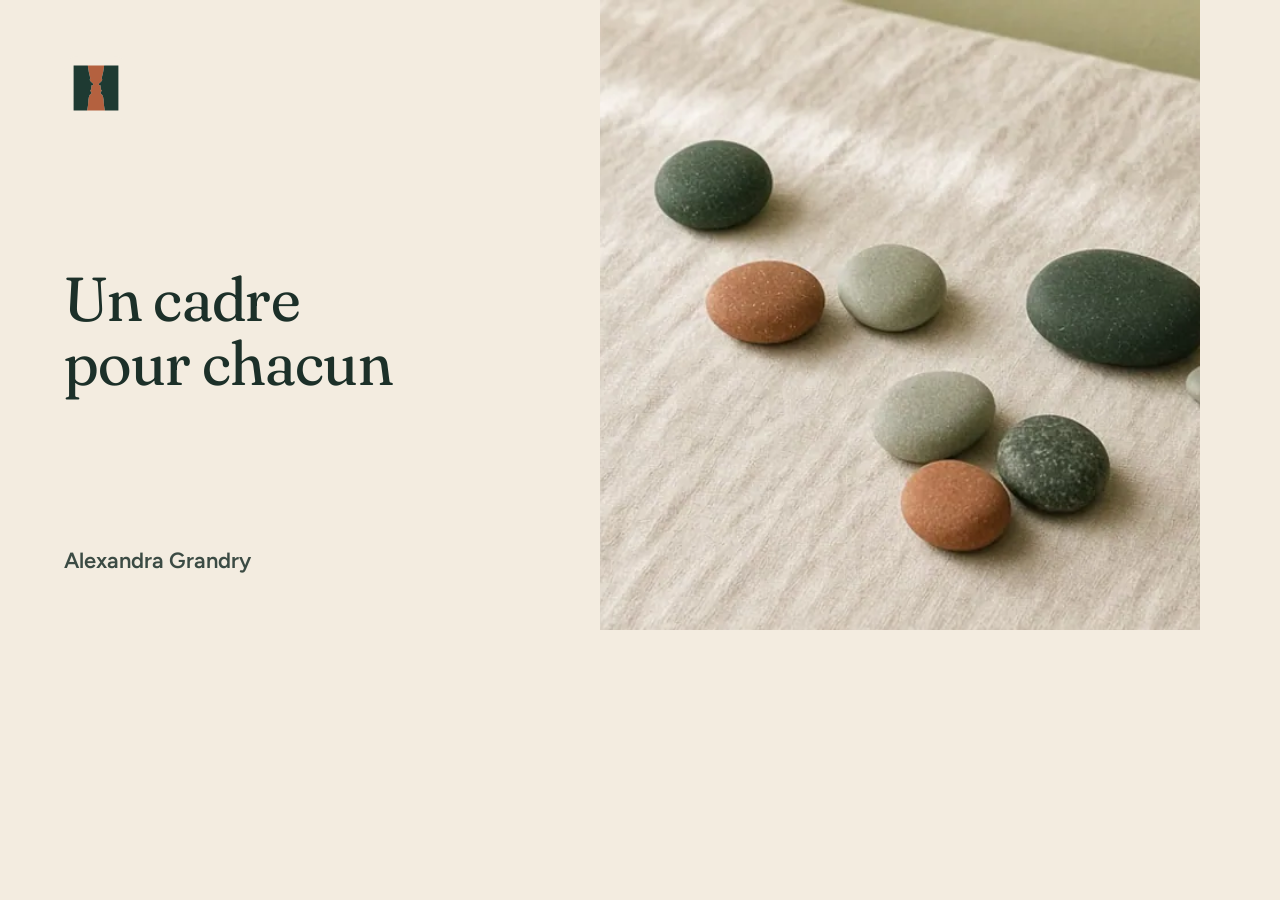
<file: _partage/accompagnements-fr.html>
<!doctype html><!-- Image de partage accompagnements (fr), gabarit droite. Pour garder ce fichier tel quel, ajouter data-ajuste sur la balise html. -->
<html lang="fr"><head><meta charset="utf-8">
<link rel="stylesheet" href="/assets/css/socle.css"><link rel="stylesheet" href="/assets/css/site.css">
<style>:root{--fond:#f3ece0;--texte:#1c3029}
html,body{margin:0;width:1200px;height:630px;overflow:hidden;background:var(--fond);color:var(--texte)}
.pg-carte{position:relative;width:1200px;height:630px;overflow:hidden}
.pg-photo{position:absolute;object-fit:cover;object-position:45% 42%}
.pg-logo{height:64px;width:auto;max-width:280px;object-fit:contain;object-position:left center;display:block}
.pg-accroche{font-family:var(--police-titres, Georgia, serif);font-size:62px;line-height:1.04;margin:0;text-wrap:balance;letter-spacing:-.01em}
.pg-nom{font-size:22px;font-weight:600;margin:0;opacity:.85}
</style></head><body><div class="pg-carte">
<div style="position:absolute;inset:0 600px 0 0;display:flex;flex-direction:column;justify-content:space-between;padding:56px 56px 52px 64px">
  <img class="pg-logo" src="/assets/images/logo.svg" alt="">
  <p class="pg-accroche">Un cadre pour chacun</p>
  <p class="pg-nom">Alexandra Grandry</p>
</div>
<img class="pg-photo" src="/assets/images/grok/accompagnements-ouverture-1280.webp" alt="" data-sujet="21.9,0,50,84.8" style="left:600px;top:0;width:600px;height:630px">

</div></body></html>
</file>
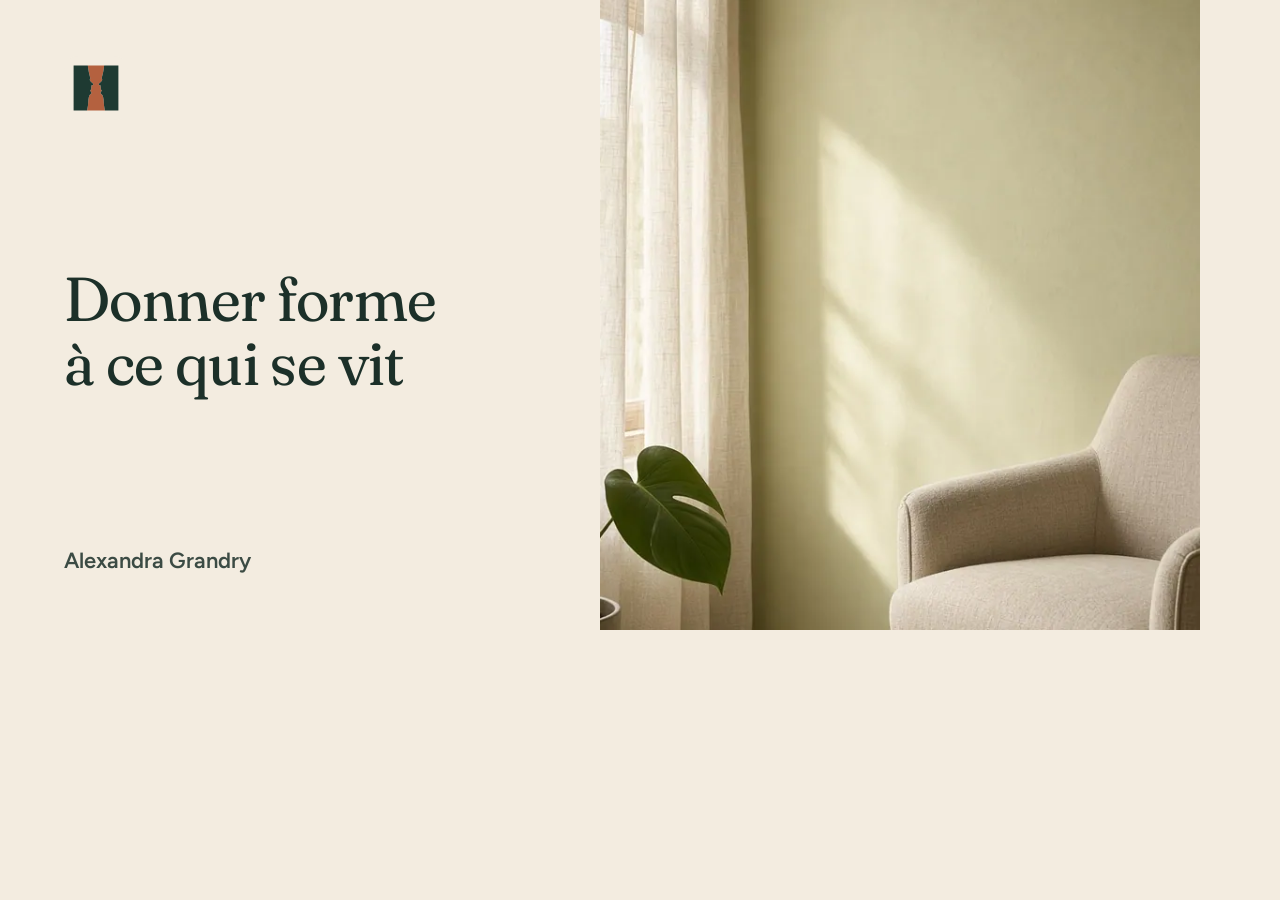
<file: _partage/accueil-fr.html>
<!doctype html><!-- Image de partage accueil (fr), gabarit droite. Pour garder ce fichier tel quel, ajouter data-ajuste sur la balise html. -->
<html lang="fr"><head><meta charset="utf-8">
<link rel="stylesheet" href="/assets/css/socle.css"><link rel="stylesheet" href="/assets/css/site.css">
<style>:root{--fond:#f3ece0;--texte:#1c3029}
html,body{margin:0;width:1200px;height:630px;overflow:hidden;background:var(--fond);color:var(--texte)}
.pg-carte{position:relative;width:1200px;height:630px;overflow:hidden}
.pg-photo{position:absolute;object-fit:cover;object-position:50% 50%}
.pg-logo{height:64px;width:auto;max-width:280px;object-fit:contain;object-position:left center;display:block}
.pg-accroche{font-family:var(--police-titres, Georgia, serif);font-size:62px;line-height:1.04;margin:0;text-wrap:balance;letter-spacing:-.01em}
.pg-nom{font-size:22px;font-weight:600;margin:0;opacity:.85}
</style></head><body><div class="pg-carte">
<div style="position:absolute;inset:0 600px 0 0;display:flex;flex-direction:column;justify-content:space-between;padding:56px 56px 52px 64px">
  <img class="pg-logo" src="/assets/images/logo.svg" alt="">
  <p class="pg-accroche">Donner forme à ce qui se vit</p>
  <p class="pg-nom">Alexandra Grandry</p>
</div>
<img class="pg-photo" src="/assets/images/grok/accueil-ouverture-640.webp" alt="" data-sujet="0,0,95.5,100" style="left:600px;top:0;width:600px;height:630px">

</div></body></html>
</file>
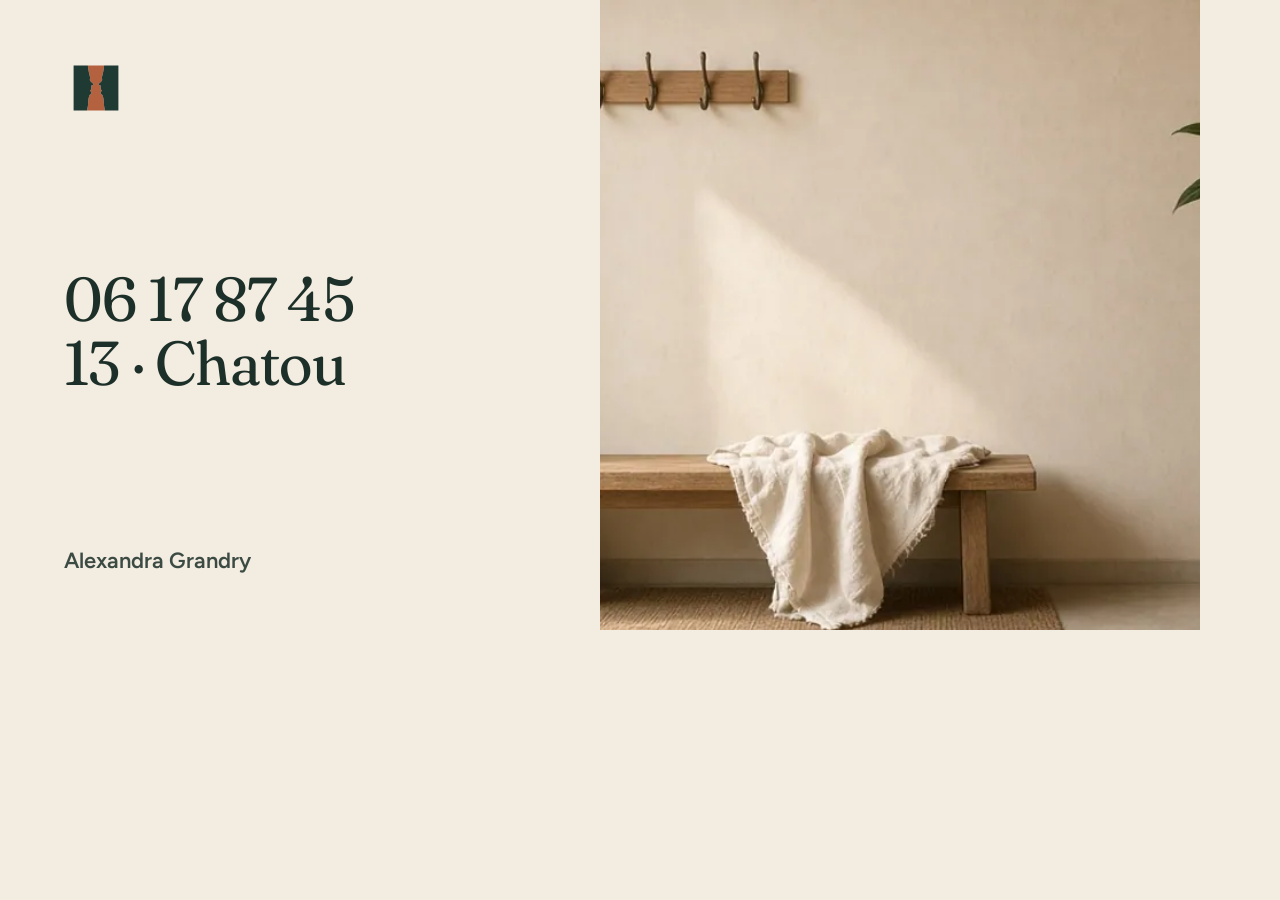
<file: _partage/contact-fr.html>
<!doctype html><!-- Image de partage contact (fr), gabarit droite. Pour garder ce fichier tel quel, ajouter data-ajuste sur la balise html. -->
<html lang="fr"><head><meta charset="utf-8">
<link rel="stylesheet" href="/assets/css/socle.css"><link rel="stylesheet" href="/assets/css/site.css">
<style>:root{--fond:#f3ece0;--texte:#1c3029}
html,body{margin:0;width:1200px;height:630px;overflow:hidden;background:var(--fond);color:var(--texte)}
.pg-carte{position:relative;width:1200px;height:630px;overflow:hidden}
.pg-photo{position:absolute;object-fit:cover;object-position:47% 50%}
.pg-logo{height:64px;width:auto;max-width:280px;object-fit:contain;object-position:left center;display:block}
.pg-accroche{font-family:var(--police-titres, Georgia, serif);font-size:62px;line-height:1.04;margin:0;text-wrap:balance;letter-spacing:-.01em}
.pg-nom{font-size:22px;font-weight:600;margin:0;opacity:.85}
</style></head><body><div class="pg-carte">
<div style="position:absolute;inset:0 600px 0 0;display:flex;flex-direction:column;justify-content:space-between;padding:56px 56px 52px 64px">
  <img class="pg-logo" src="/assets/images/logo.svg" alt="">
  <p class="pg-accroche">06 17 87 45 13 · Chatou</p>
  <p class="pg-nom">Alexandra Grandry</p>
</div>
<img class="pg-photo" src="/assets/images/grok/contact-ouverture-1280.webp" alt="" data-sujet="3.1,0,90.6,100" style="left:600px;top:0;width:600px;height:630px">

</div></body></html>
</file>
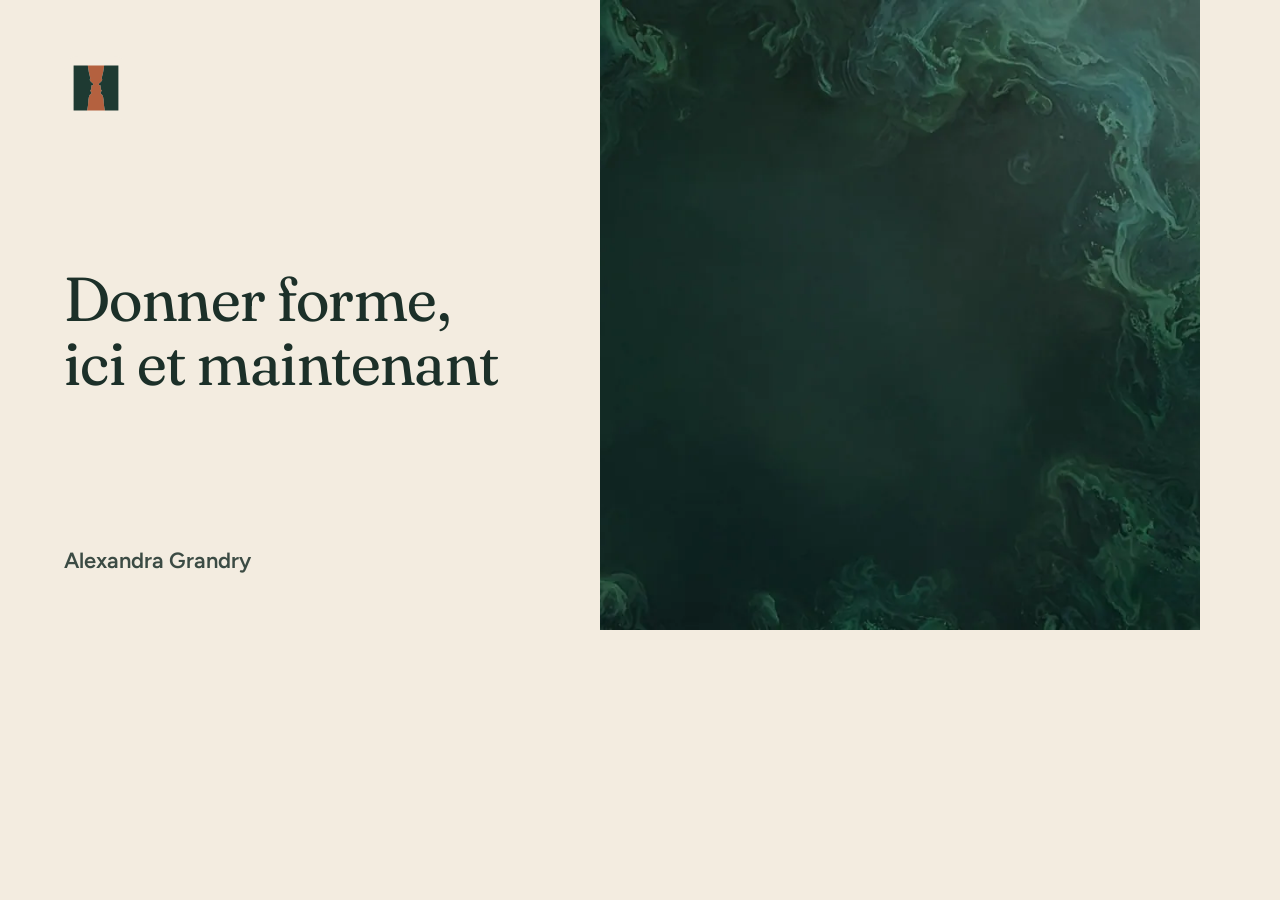
<file: _partage/gestalt-fr.html>
<!doctype html><!-- Image de partage gestalt (fr), gabarit droite. Pour garder ce fichier tel quel, ajouter data-ajuste sur la balise html. -->
<html lang="fr"><head><meta charset="utf-8">
<link rel="stylesheet" href="/assets/css/socle.css"><link rel="stylesheet" href="/assets/css/site.css">
<style>:root{--fond:#f3ece0;--texte:#1c3029}
html,body{margin:0;width:1200px;height:630px;overflow:hidden;background:var(--fond);color:var(--texte)}
.pg-carte{position:relative;width:1200px;height:630px;overflow:hidden}
.pg-photo{position:absolute;object-fit:cover;object-position:94% 50%}
.pg-logo{height:64px;width:auto;max-width:280px;object-fit:contain;object-position:left center;display:block}
.pg-accroche{font-family:var(--police-titres, Georgia, serif);font-size:62px;line-height:1.04;margin:0;text-wrap:balance;letter-spacing:-.01em}
.pg-nom{font-size:22px;font-weight:600;margin:0;opacity:.85}
</style></head><body><div class="pg-carte">
<div style="position:absolute;inset:0 600px 0 0;display:flex;flex-direction:column;justify-content:space-between;padding:56px 56px 52px 64px">
  <img class="pg-logo" src="/assets/images/logo.svg" alt="">
  <p class="pg-accroche">Donner forme, ici et maintenant</p>
  <p class="pg-nom">Alexandra Grandry</p>
</div>
<img class="pg-photo" src="/assets/images/grok/gestalt-ouverture-1280.webp" alt="" data-sujet="40.6,0,59.4,100" style="left:600px;top:0;width:600px;height:630px">

</div></body></html>
</file>
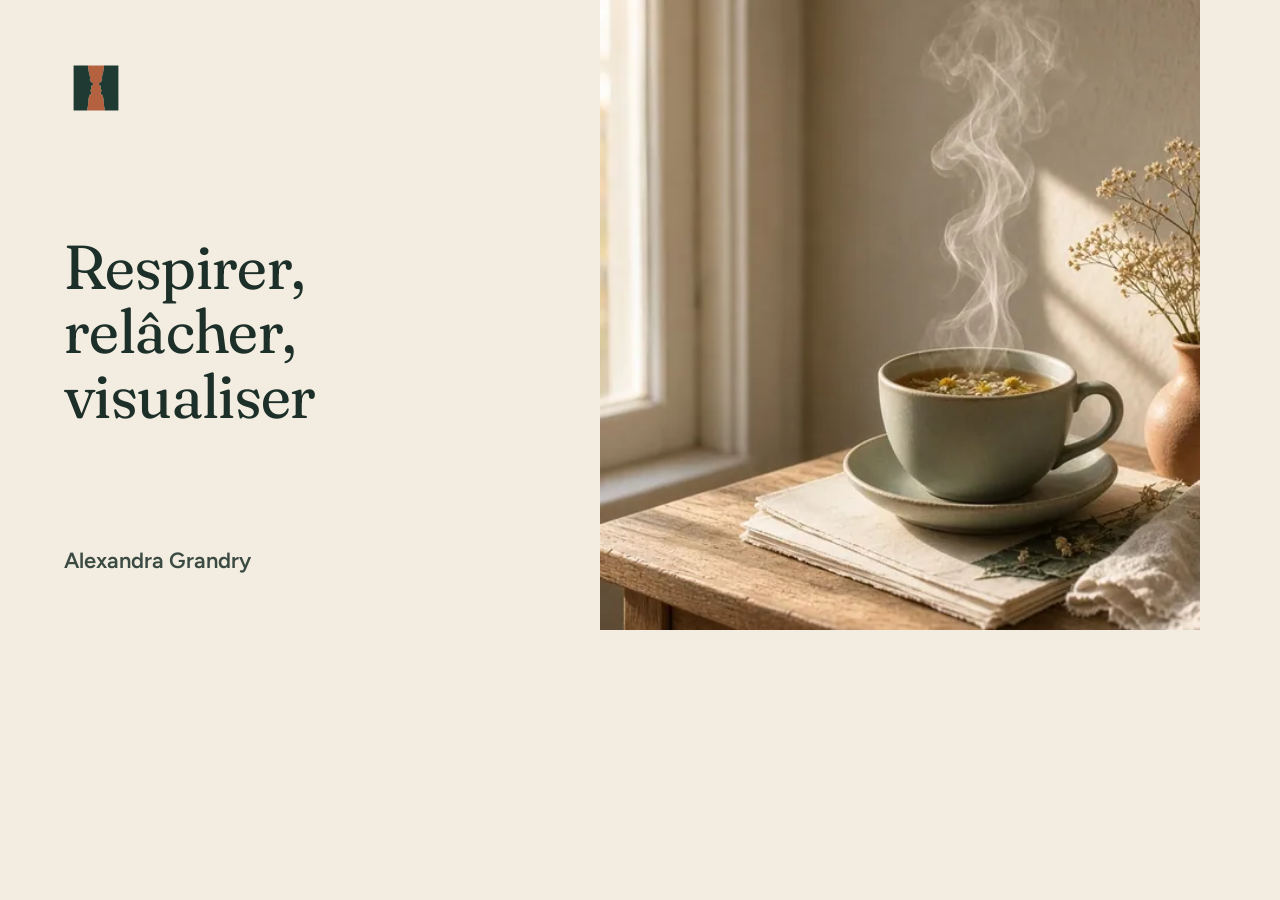
<file: _partage/sophrologie-fr.html>
<!doctype html><!-- Image de partage sophrologie (fr), gabarit droite. Pour garder ce fichier tel quel, ajouter data-ajuste sur la balise html. -->
<html lang="fr"><head><meta charset="utf-8">
<link rel="stylesheet" href="/assets/css/socle.css"><link rel="stylesheet" href="/assets/css/site.css">
<style>:root{--fond:#f3ece0;--texte:#1c3029}
html,body{margin:0;width:1200px;height:630px;overflow:hidden;background:var(--fond);color:var(--texte)}
.pg-carte{position:relative;width:1200px;height:630px;overflow:hidden}
.pg-photo{position:absolute;object-fit:cover;object-position:50% 48%}
.pg-logo{height:64px;width:auto;max-width:280px;object-fit:contain;object-position:left center;display:block}
.pg-accroche{font-family:var(--police-titres, Georgia, serif);font-size:62px;line-height:1.04;margin:0;text-wrap:balance;letter-spacing:-.01em}
.pg-nom{font-size:22px;font-weight:600;margin:0;opacity:.85}
</style></head><body><div class="pg-carte">
<div style="position:absolute;inset:0 600px 0 0;display:flex;flex-direction:column;justify-content:space-between;padding:56px 56px 52px 64px">
  <img class="pg-logo" src="/assets/images/logo.svg" alt="">
  <p class="pg-accroche">Respirer, relâcher, visualiser</p>
  <p class="pg-nom">Alexandra Grandry</p>
</div>
<img class="pg-photo" src="/assets/images/grok/sophro-respiration-800.webp" alt="" data-sujet="0,0,100,96.1" style="left:600px;top:0;width:600px;height:630px">

</div></body></html>
</file>
<file: assets/css/socle.css>
/* Socle : règles communes à toutes les maquettes. Le style du projet va dans site.css.
   Les couleurs et polices du projet se règlent par les variables ci-dessous (redéfinies dans site.css). */
:root {
  --police-titres: Georgia, 'Times New Roman', serif;
  --police-texte: system-ui, -apple-system, 'Segoe UI', Roboto, sans-serif;
  --accent: #b3361f;
  --texte-doux: color-mix(in srgb, var(--texte) 78%, var(--fond));
  --ligne: color-mix(in srgb, var(--texte) 18%, var(--fond));
  --gouttiere: clamp(16px, 4vw, 48px);
  --largeur: 1240px;
  --rayon: 6px;
  --duree: .7s;
  --courbe: cubic-bezier(.22, 1, .36, 1);
}

*, *::before, *::after { box-sizing: border-box; }
html { -webkit-text-size-adjust: 100%; text-size-adjust: 100%; }
body {
  font-family: var(--police-texte); font-size: clamp(1rem, .96rem + .2vw, 1.125rem); line-height: 1.6;
  padding-bottom: var(--barres-h); overflow-x: clip;
}
img, picture, video, canvas, svg { display: block; max-width: 100%; }
img, video { height: auto; }
h1, h2, h3, h4 { font-family: var(--police-titres); line-height: 1.08; margin: 0 0 .5em; text-wrap: balance; font-weight: 600; }
p, li, dd, figcaption { text-wrap: pretty; }
p { margin: 0 0 1em; }
a { color: inherit; }
a[href^="mailto:"] { overflow-wrap: anywhere; }
button, input, select, textarea { font: inherit; color: inherit; }
button { cursor: pointer; }
:where(a, button, input, select, textarea, summary, [tabindex]) { -webkit-tap-highlight-color: transparent; }
:focus { outline: none; }
:focus-visible { outline: 3px solid var(--accent); outline-offset: 3px; border-radius: 2px; }
[id] { scroll-margin-top: calc(var(--entete-h) + 12px); scroll-margin-bottom: calc(var(--barres-h) + 12px); }
[hidden] { display: none !important; }

.visuellement-cache {
  position: absolute !important; width: 1px; height: 1px; padding: 0; margin: -1px;
  overflow: hidden; clip: rect(0 0 0 0); white-space: nowrap; border: 0;
}
.evitement {
  position: fixed; left: 12px; top: 12px; z-index: 1000; padding: 12px 16px; background: var(--texte); color: var(--fond);
  transform: translateY(-160%); text-decoration: none;
}
.evitement:focus-visible { transform: none; }
.conteneur { width: min(100% - 2 * var(--gouttiere), var(--largeur)); margin-inline: auto; }
.chiffres { font-variant-numeric: tabular-nums; }

/* Boutons : zones tactiles d'au moins 44 px. */
.bouton {
  display: inline-flex; align-items: center; justify-content: center; gap: .5em;
  min-height: 48px; min-width: 44px; padding: .7em 1.4em; border-radius: 999px;
  background: var(--accent); color: var(--fond); text-decoration: none; font-weight: 600; border: 0;
  line-height: 1.2; text-align: center;
}
.bouton--contour { background: transparent; color: inherit; box-shadow: inset 0 0 0 2px currentColor; }
.bouton[disabled] { opacity: .55; cursor: not-allowed; }

/* Apparitions : cachées par le style critique jusqu'à .vu, jamais recachées. */
html.js:not(.calme):not(.secours):not([data-arrivee="retour"]) [data-anime]:not([data-anime="gsap"]) {
  transform: translate3d(0, 1.2rem, 0);
  transition: opacity var(--duree) var(--courbe) var(--delai, 0s), transform var(--duree) var(--courbe) var(--delai, 0s);
}
html.js:not(.calme):not(.secours):not([data-arrivee="retour"]) [data-anime]:not([data-anime="gsap"]).vu { transform: none; }

/* Bibliothèque d'effets (effets.js). Apparitions : le bloc lui-même ne glisse pas, ce sont ses parties qui arrivent.
   Mêmes conditions que les apparitions : en mode calme, en secours, au retour et sans JavaScript, état final direct.
   Les transitions ne valent que pendant l'arrivée (.fx-fini ensuite) : celles du projet reprennent la main. */
html.js:not(.calme):not(.secours):not([data-arrivee="retour"]) :is([data-anime="lignes"], [data-anime="mots"], [data-anime="cascade"]):not([data-anime="gsap"]) {
  transform: none; transition: opacity .25s linear var(--delai, 0s);
}
/* Masques des lignes : découpe par clip-path, débordante en haut et sur les côtés (accents), un peu en bas (jambages),
   au lieu d'un overflow et de marges : la mise en page ne change pas d'un pixel pendant la découpe. La ligne part
   d'assez bas (135 %) pour rester invisible malgré le débord du bas. */
.fx-ligne-mask { overflow: visible !important; clip-path: inset(-.4em -.6em -.2em -.6em); }
html.js:not(.calme):not(.secours):not([data-arrivee="retour"]) [data-anime="lignes"] .fx-ligne {
  transform: translate3d(0, 135%, 0); transition: transform 1s var(--courbe) calc(var(--delai, 0s) + var(--i, 0) * 90ms);
}
html.js:not(.calme):not(.secours):not([data-arrivee="retour"]) [data-anime="lignes"].vu .fx-ligne { transform: none; }
html.js:not(.calme):not(.secours):not([data-arrivee="retour"]) [data-anime="mots"] .fx-mot {
  opacity: 0; transform: translate3d(0, .5em, 0);
  transition: opacity .6s var(--courbe) calc(var(--delai, 0s) + var(--i, 0) * 35ms), transform .7s var(--courbe) calc(var(--delai, 0s) + var(--i, 0) * 35ms);
}
html.js:not(.calme):not(.secours):not([data-arrivee="retour"]) [data-anime="mots"].vu .fx-mot { opacity: 1; transform: none; }
html.js:not(.calme):not(.secours):not([data-arrivee="retour"]) [data-anime="cascade"] > * { opacity: 0; transform: translate3d(0, 1.8rem, 0); }
html.js:not(.calme):not(.secours):not([data-arrivee="retour"]) [data-anime="cascade"]:not(.fx-fini) > * {
  transition: opacity .7s var(--courbe) calc(var(--delai, 0s) + var(--i, 0) * 80ms), transform .9s var(--courbe) calc(var(--delai, 0s) + var(--i, 0) * 80ms);
}
html.js:not(.calme):not(.secours):not([data-arrivee="retour"]) [data-anime="cascade"].vu > * { opacity: 1; transform: none; }
/* Rideau : règle aussi précise que celle des apparitions (sinon sa transition de découpe serait écrasée). */
html.js:not(.calme):not(.secours):not([data-arrivee="retour"]) [data-anime="rideau"]:not([data-anime="gsap"]) {
  transform: none; clip-path: inset(0 0 100% 0);
}
html.js:not(.calme):not(.secours):not([data-arrivee="retour"]) [data-anime="rideau"]:not([data-anime="gsap"]):not(.fx-fini) {
  transition: opacity .25s linear var(--delai, 0s), clip-path 1.2s cubic-bezier(.77, 0, .18, 1) var(--delai, 0s);
}
html.js:not(.calme):not(.secours):not([data-arrivee="retour"]) [data-anime="rideau"]:not([data-anime="gsap"]).vu { clip-path: inset(0 0 0 0); }
html.js:not(.calme):not(.secours):not([data-arrivee="retour"]) [data-anime="rideau"]:not([data-fx]) > :is(picture, video) { transform: scale(1.14); }
html.js:not(.calme):not(.secours):not([data-arrivee="retour"]) [data-anime="rideau"]:not([data-fx]):not(.fx-fini) > :is(picture, video) { transition: transform 1.6s var(--courbe) var(--delai, 0s); }
html.js:not(.calme):not(.secours):not([data-arrivee="retour"]) [data-anime="rideau"].vu:not([data-fx]) > :is(picture, video) { transform: none; }
/* Effets liés au défilement : l'image déplacée par GSAP n'a aucune transition CSS (une seule source par propriété). */
[data-fx="parallaxe"] > :is(picture, video, img), [data-fx="zoom"] > :is(picture, video, img) { transition: none; }
/* WebGL « onde » : le canvas, calé sur l'image, n'est visible que pendant le mouvement ; au repos, l'image d'origine, nette. */
[data-fx="onde"] { position: relative; }
.fx-onde { position: absolute; left: 0; top: 0; width: 100%; height: 100%; pointer-events: none; opacity: 0; transition: opacity .3s linear; }
.fx-onde--actif { opacity: 1; transition-duration: .12s; }
/* Effets au survol : au premier survol, GSAP prend la main sur la transformation (classe fx-survol) :
   plus aucune transition CSS sur transform pour cet élément. */
.fx-survol { transition-property: opacity, color, background-color, border-color, box-shadow !important; }

/* Mode calme : tout est coupé, le contenu reste complet. */
html.calme *, html.calme *::before, html.calme *::after {
  animation-duration: 0s !important; animation-iteration-count: 1 !important; transition: none !important; scroll-behavior: auto !important;
}
html.calme [data-boucle-css] * , html.calme [data-boucle-css] { animation: none !important; }
[data-boucle-css].hors-ecran, [data-boucle-css].hors-ecran *, [data-boucle-css].en-pause, [data-boucle-css].en-pause * { animation-play-state: paused !important; }

/* En-tête : opaque, jamais coupé, se cache en descendant. */
[data-entete] {
  position: fixed; inset: 0 0 auto; z-index: 800; background: var(--fond);
  border-bottom: 1px solid var(--ligne); transition: transform .35s var(--courbe);
}
html.entete-cache [data-entete], html.scene-sans-entete:not(.menu-ouvert) [data-entete] { transform: translateY(-100%); }
.entete-rangee {
  display: flex; align-items: center; gap: clamp(8px, 2vw, 28px);
  min-height: 64px; padding: 8px var(--gouttiere); max-width: calc(var(--largeur) + 2 * var(--gouttiere)); margin-inline: auto;
}
.entete-logo { display: inline-flex; align-items: center; gap: .6em; min-height: 44px; text-decoration: none; font-weight: 700; flex: none; }
.entete-logo img { width: 36px; height: 36px; }
[data-nav] { flex: 1 1 auto; min-width: 0; display: flex; justify-content: flex-end; }
[data-nav] ul { display: flex; gap: clamp(12px, 2vw, 28px); list-style: none; margin: 0; padding: 0; min-width: 0; overflow: hidden; white-space: nowrap; }
[data-nav] a { display: inline-flex; align-items: center; min-height: 44px; text-decoration: none; }
[data-nav] a[aria-current] { text-decoration: underline; text-underline-offset: .35em; text-decoration-thickness: 2px; }
.entete-actions { display: flex; align-items: center; gap: 8px; flex: none; }
.entete-actions .bouton { min-height: 44px; padding-inline: 1.1em; }
.entete-langue { display: inline-flex; align-items: center; justify-content: center; min-width: 44px; min-height: 44px; text-decoration: none; font-weight: 600; text-transform: uppercase; }
[data-menu-bouton] { display: none; min-height: 44px; min-width: 44px; padding: 0 14px; border: 0; border-radius: 999px; background: var(--texte); color: var(--fond); font-weight: 600; }
html:not(.js) [data-nav] ul { flex-wrap: wrap; white-space: normal; }
html.nav-compacte [data-nav] { display: none; }
html.nav-compacte [data-menu-bouton] { display: inline-flex; align-items: center; }
html.nav-compacte .entete-actions { margin-left: auto; }
@media (max-width: 520px) { .entete-actions .bouton { display: none; } }

/* Menu : plein écran, liens qui arrivent l'un après l'autre. */
[data-menu] {
  position: fixed; inset: 0; z-index: 790; background: var(--menu-fond, var(--fond)); overflow-y: auto; overscroll-behavior: contain;
  padding: calc(var(--entete-h) + 24px) var(--gouttiere) calc(32px + var(--barres-h));
  visibility: hidden; opacity: 0; transition: opacity .3s var(--courbe), visibility 0s .3s;
}
html.menu-ouvert [data-menu] { visibility: visible; opacity: 1; transition: opacity .3s var(--courbe); }
html.menu-ouvert [data-entete] { transform: none; }
[data-menu] ul { list-style: none; margin: 0 0 32px; padding: 0; }
[data-menu] li { opacity: 0; transform: translateY(12px); transition: opacity .4s var(--courbe), transform .4s var(--courbe); transition-delay: calc(var(--i, 0) * 50ms + 80ms); }
html.menu-ouvert [data-menu] li { opacity: 1; transform: none; }
[data-menu] .menu-lien { display: flex; align-items: center; min-height: 52px; font-family: var(--police-titres); font-size: clamp(1.6rem, 7vw, 2.6rem); text-decoration: none; }
[data-menu] .menu-lien[aria-current] { color: var(--accent); }

/* Voile de transition (état de départ dans le style critique). */
[data-voile] { display: grid; place-items: center; color: var(--fond); }
.voile-contenu { display: grid; justify-items: center; gap: 12px; text-align: center; padding: var(--gouttiere); }
.voile-contenu img { width: 56px; height: 56px; }
[data-voile-libelle] { font-family: var(--police-titres); font-size: clamp(1.6rem, 5vw, 3rem); }

/* Barre fixe du téléphone : action principale et contact rapide. */
[data-barre-fixe] {
  position: fixed; inset: auto 0 0; z-index: 780; display: none; gap: 8px;
  padding: 8px var(--gouttiere) calc(8px + env(safe-area-inset-bottom)); background: var(--fond); border-top: 1px solid var(--ligne);
  transition: transform .3s var(--courbe);
}
[data-barre-fixe] .bouton { flex: 1; min-height: 48px; }
[data-barre-fixe].barre-masquee { transform: translateY(110%); }
@media (max-width: 760px) { [data-barre-fixe] { display: flex; } }

/* Écrans plein cadre et sections épinglées : tout tient dans la partie visible. */
.ecran {
  min-height: 100vh; min-height: 100svh; display: flex; flex-direction: column;
  padding-top: calc(var(--entete-h) + 16px); padding-bottom: calc(var(--barres-h) + 16px);
}
.ecran.epingle { height: 100vh; height: 100svh; min-height: 0; }
.ecran .piste { flex: 1 1 auto; min-height: 0; max-height: 820px; }

/* Médias : cadrage réglé par --cadrage (object-position), mention des illustrations générées. */
.media { position: relative; margin: 0; overflow: hidden; border-radius: var(--rayon); background: color-mix(in srgb, var(--texte) 8%, var(--fond)); } /* jamais de case vide pendant le chargement */
.media picture { display: block; width: 100%; height: 100%; }
.media img, .media video { width: 100%; height: 100%; object-fit: cover; object-position: var(--cadrage, 50% 50%); }
@media (max-width: 760px) { .media img, .media video { object-position: var(--cadrage-mobile, var(--cadrage, 50% 50%)); } }
.mention-ia {
  position: absolute; right: 8px; bottom: 8px; z-index: 2; padding: 3px 8px; border-radius: 999px;
  background: rgba(0, 0, 0, .66); color: #fff; font: 600 12px/1.4 var(--police-texte); letter-spacing: .01em; pointer-events: none;
}

/* Formulaires. */
.champ { display: grid; gap: 6px; margin-bottom: 18px; }
.champ label { font-weight: 600; }
.champ input, .champ select, .champ textarea {
  min-height: 48px; padding: 10px 12px; border: 1px solid color-mix(in srgb, var(--texte) 45%, var(--fond)); border-radius: var(--rayon); background: var(--fond);
}
.champ [aria-invalid="true"] { border-color: #b00020; }
.champ-erreur { margin: 0; color: #b00020; font-size: .95rem; }
.mention-donnees { font-size: .9rem; color: var(--texte-doux); }
[data-message-envoi] { padding: 12px 16px; border-radius: var(--rayon); background: color-mix(in srgb, var(--accent) 12%, var(--fond)); }

/* Barre de lecture des pages longues. */
[data-barre-lecture] { position: fixed; left: 0; right: 0; top: var(--entete-h); height: 3px; z-index: 805; background: var(--accent); transform: scaleX(0); transform-origin: 0 50%; }
html.entete-cache [data-barre-lecture] { top: 0; }

/* Curseur personnalisé (souris uniquement, activé par data-curseur sur html). */
.curseur {
  position: fixed; left: -8px; top: -8px; z-index: 1001; width: 16px; height: 16px; border-radius: 50%;
  border: 2px solid var(--accent); pointer-events: none; opacity: 0; transition: opacity .2s, width .2s, height .2s, left .2s, top .2s;
}
html.curseur-actif .curseur { opacity: 1; }
.curseur.curseur-lien { width: 40px; height: 40px; left: -20px; top: -20px; }
.curseur.curseur-cache { opacity: 0 !important; }

/* Pied de page. */
.pied { padding: 56px 0 32px; border-top: 1px solid var(--ligne); }
.pied-grille { display: grid; gap: 32px; grid-template-columns: repeat(auto-fit, minmax(200px, 1fr)); }
.pied ul { list-style: none; margin: 0; padding: 0; }
.pied a, .pied button.lien { display: inline-flex; align-items: center; min-height: 44px; }
button.lien { background: none; border: 0; padding: 0; text-decoration: underline; text-underline-offset: .2em; }
.pied-bas { display: flex; flex-wrap: wrap; justify-content: space-between; gap: 12px; margin-top: 32px; font-size: .9rem; color: var(--texte-doux); }
</file>
<file: assets/css/site.css>
/* Alexandra Grandry · direction « Figure et fond ».
   Papier ivoire, encre vert profond, terre cuite douce. Titres Fraunces (doux, opsz 72), texte Figtree.
   Le socle (socle.css) donne les règles communes ; ici, seulement l'identité et les compositions. */

@font-face { font-family: 'Fraunces'; src: url('/assets/fonts/fraunces.woff2') format('woff2'); font-weight: 300 600; font-style: normal; font-display: swap; }
@font-face { font-family: 'Fraunces'; src: url('/assets/fonts/fraunces-italique.woff2') format('woff2'); font-weight: 300 600; font-style: italic; font-display: swap; }
@font-face { font-family: 'Figtree'; src: url('/assets/fonts/figtree.woff2') format('woff2'); font-weight: 400 700; font-style: normal; font-display: swap; }
/* Polices de secours ajustées : le texte ne saute pas à l'arrivée de la vraie police. */
@font-face { font-family: 'Fraunces secours'; src: local('Georgia'), local('Times New Roman'); size-adjust: 101%; ascent-override: 97%; descent-override: 25%; line-gap-override: 0%; }
@font-face { font-family: 'Figtree secours'; src: local('Arial'), local('Helvetica'); size-adjust: 96%; ascent-override: 98%; descent-override: 26%; line-gap-override: 0%; }

:root {
  --papier: #f3ece0;
  --sable: #e8dcc8;
  --sable-clair: #efe5d6;
  --encre: #1e3a32;
  --encre-2: #2e5145;
  --nuit: #14271f;
  --texte: #1c3029;
  --texte-doux: #4a5c54;
  --terre: #8f4630;        /* texte et interface sur fond clair (5,8:1) */
  --terre-vive: #b4613f;   /* aplats décoratifs */
  --terre-claire: #e3b49c; /* sur fond sombre (6,6:1) */
  --sauge: #9fb1a3;
  --accent: var(--terre);
  --ligne: color-mix(in srgb, var(--encre) 16%, var(--papier));
  --police-titres: 'Fraunces', 'Fraunces secours', Georgia, serif;
  --police-texte: 'Figtree', 'Figtree secours', Arial, sans-serif;
  --police-mono: 'Figtree', 'Figtree secours', Arial, sans-serif;
  --rayon: 4px;
  --largeur: 1280px;
  /* Variables lues par les modules de la bibliothèque. */
  --couleur-fond: var(--papier);
  --couleur-texte: var(--texte);
  --couleur-texte-doux: var(--texte-doux);
  --couleur-accent: var(--terre);
  --couleur-secondaire: var(--encre-2);
  --couleur-ligne: var(--ligne);
  --couleur-surface: var(--sable-clair);
  --couleur-sur-accent: var(--papier);
  --couleur-erreur: #9b2c1f;
}

body { background: var(--papier); color: var(--texte); font-feature-settings: 'kern'; }
h1, h2, h3 { font-weight: 400; letter-spacing: -.012em; color: var(--encre); }
h2 { font-size: clamp(2rem, 1.3rem + 3vw, 3.9rem); line-height: 1.04; }
h3 { font-size: clamp(1.3rem, 1.1rem + .8vw, 1.75rem); line-height: 1.15; }
em { font-style: italic; }
:where(em, i, blockquote, .ouv-ligne--italique, .menu-lien, [data-voile-libelle], .ici__titre, .ple__nom, .corps__mots li) { font-variant-ligatures: no-common-ligatures no-discretionary-ligatures; }
.prix-manquant { font-size: .95rem; font-weight: 600; color: var(--texte-doux); white-space: nowrap; }
h1 em, h2 em, .ouv-ligne--italique { font-style: italic; color: var(--terre); }
::selection { background: var(--terre-claire); color: var(--nuit); }
.surtitre { margin: 0 0 1rem; font-size: .8rem; font-weight: 700; letter-spacing: .16em; text-transform: uppercase; color: var(--terre); }
.note { font-size: .9rem; color: var(--texte-doux); }
.socle-sr { position: absolute !important; width: 1px; height: 1px; overflow: hidden; clip: rect(0 0 0 0); white-space: nowrap; }
.socle-cadre { width: min(100% - 2 * var(--gouttiere), var(--largeur)); margin-inline: auto; }

.bouton { background: var(--encre); color: var(--papier); font-weight: 600; letter-spacing: .01em; transition: background-color .3s var(--courbe); }
.bouton:hover { background: var(--nuit); }
.bouton--contour { background: transparent; color: var(--encre); box-shadow: inset 0 0 0 1.5px currentColor; }
.bouton--contour:hover { background: color-mix(in srgb, var(--encre) 8%, transparent); }
.bouton--clair { background: var(--papier); color: var(--encre); }
.bouton--clair:hover { background: #fff; }
.bouton--contour-clair { background: transparent; color: var(--papier); box-shadow: inset 0 0 0 1.5px currentColor; }
.actions { display: flex; flex-wrap: wrap; align-items: center; gap: 12px 22px; margin: 0 0 1rem; }
.lien-tel { display: inline-flex; align-items: center; min-height: 44px; font-weight: 600; font-variant-numeric: tabular-nums; text-decoration: none; border-bottom: 1.5px solid var(--terre); }
.lien-fleche { display: inline-flex; align-items: center; gap: .5em; min-height: 44px; font-weight: 600; color: var(--encre); text-decoration: none; }
.lien-fleche::after { content: "→"; transition: transform .3s var(--courbe); }
.lien-fleche:hover::after { transform: translateX(4px); }
.lien-fleche--clair { color: var(--papier); }
.info-cle { display: inline-flex; flex-wrap: wrap; gap: .3em; margin: 0; padding: .55em 1em; border-radius: 999px; background: var(--sable); color: var(--texte); font-size: .92rem; font-weight: 600; }
.media { border-radius: var(--rayon); background: var(--sable); }

/* ---------- En-tête, menu, voile ---------- */
[data-entete] { background: var(--papier); border-bottom: 1px solid var(--ligne); }
html:not(.js) [data-entete] { position: relative; }
html:not(.js) .entete-rangee { flex-wrap: wrap; }
html:not(.js) { --entete-h: 0px; }
@media (max-width: 900px) {
  html:not(.js) [data-nav] { order: 3; flex-basis: 100%; justify-content: flex-start; }
  html:not(.js) [data-nav] ul { flex-wrap: nowrap; overflow-x: auto; white-space: nowrap; }
}
.entete-nom { display: grid; line-height: 1.1; font-family: var(--police-titres); font-weight: 500; font-size: 1.12rem; color: var(--encre); }
.entete-nom small { font-family: var(--police-texte); font-size: max(12px, .76rem); font-weight: 600; letter-spacing: .04em; color: var(--texte-doux); }
.entete-logo img { border-radius: 8px; }
[data-nav] a { font-weight: 600; font-size: .95rem; }
[data-nav] a[aria-current] { text-decoration-color: var(--terre); }
[data-menu-bouton] { background: var(--encre); color: var(--papier); }
.entete-action .court { display: none; }
@media (max-width: 1100px) { .entete-nom small { display: none; } }
@media (max-width: 520px) {
  .entete-actions .bouton { display: none; }
  .entete-nom { font-size: 1rem; }
}
[data-menu] { color: var(--papier); }
[data-menu] .menu-lien { color: var(--papier); font-style: italic; font-weight: 300; }
[data-menu] .menu-lien[aria-current] { color: var(--terre-claire); }
[data-menu] .bouton { background: var(--papier); color: var(--encre); }
[data-menu] button.lien { color: var(--papier); min-height: 44px; }
html.menu-ouvert [data-menu-bouton] { background: var(--papier); color: var(--encre); }
.voile-contenu img { width: 64px; height: 64px; border-radius: 12px; }
[data-voile-libelle] { font-style: italic; font-weight: 300; color: var(--papier); }

/* ---------- Intro : figure et fond (panneau du gabarit commun) ---------- */
.ouverture-panneau { gap: clamp(10px, 2vh, 22px); padding: var(--gouttiere); color: var(--encre); align-content: center; }
.intro-figure { width: min(62vw, 46vh, 460px); height: auto; overflow: visible; }
.intro-coupe { fill: var(--terre-vive); opacity: 0; }
.intro-tache { fill: var(--encre); }
.intro-gouttes circle { fill: var(--encre); }
.ouverture-nom { margin: 0; font-family: var(--police-titres); font-weight: 400; font-size: clamp(2rem, min(7vw, 9vh), 4.6rem); line-height: 1; color: var(--encre); }
.ouverture-ligne { margin: 0; font-size: .8rem; font-weight: 700; letter-spacing: .2em; text-transform: uppercase; color: var(--terre); }
.ligne-masque { display: block; overflow: visible; clip-path: inset(-.12em -.6em -.28em -.6em); }

/* ---------- Accueil : ouverture figure et fond ---------- */
.ouv-accueil {
  display: grid; grid-template-columns: minmax(0, 1.05fr) minmax(0, 1fr); align-items: center; gap: clamp(20px, 4vw, 72px);
  min-height: 100vh; min-height: 100svh; padding: calc(var(--entete-h) + clamp(12px, 3vh, 40px)) var(--gouttiere) calc(var(--barres-h) + clamp(16px, 4vh, 48px));
  max-width: calc(var(--largeur) + 2 * var(--gouttiere)); margin-inline: auto;
}
.ouv-accueil__titre { font-size: clamp(3rem, min(8.4vw, 13vh), 8.2rem); line-height: .96; margin: 0 0 .3em; font-weight: 300; letter-spacing: -.03em; }
.ouv-ligne { display: block; }
.ouv-accueil__accroche { font-family: var(--police-titres); font-size: clamp(1.25rem, 1rem + 1vw, 1.9rem); line-height: 1.25; max-width: 22em; color: var(--encre); margin-bottom: .6em; }
.ouv-accueil__accroche em { color: var(--terre); }
.ouv-accueil__chapo { max-width: 34em; color: var(--texte-doux); }
.ouv-accueil__figure { display: grid; place-items: center; }
.figure-boite { position: relative; width: min(100%, 74svh, 620px); aspect-ratio: 1; overflow: hidden; border-radius: 2px; }
.figure-photo { position: absolute; inset: 0; border-radius: 0; background: #d9c8a3; }
.figure-boite { perspective: 1600px; }
.battant { position: absolute; top: 0; bottom: 0; width: 50%; will-change: transform; }
.battant svg { width: 100%; height: 100%; overflow: visible; }
.battant--g { left: 0; transform-origin: 0% 50%; }
.battant--d { right: 0; transform-origin: 100% 50%; }
.figure-profil { fill: var(--encre); }
.figure-photo .mention-ia { right: 50%; transform: translateX(50%); bottom: 10px; }
@media (max-width: 760px) {
  .ouv-accueil { grid-template-columns: 1fr; align-content: start; gap: 18px; min-height: 0; padding-top: calc(var(--entete-h) + 18px); padding-bottom: 32px; }
  .ouv-accueil__titre { font-size: clamp(2.6rem, 15vw, 4.4rem); }
  .ouv-accueil__chapo { display: none; }
  .figure-boite { width: min(100%, 52svh); }
}
@media (max-height: 620px) and (min-width: 761px) { .ouv-accueil__chapo { display: none; } .ouv-accueil__accroche { font-size: 1.2rem; } }

/* ---------- Accueil : présentation ---------- */
.presentation { display: grid; grid-template-columns: minmax(0, .85fr) minmax(0, 1fr); gap: clamp(28px, 6vw, 96px); align-items: center; padding-block: clamp(56px, 8vw, 112px); }
.presentation__portrait { position: relative; }
.portrait-media { aspect-ratio: 4 / 5; border-radius: 48% 48% 4px 4px / 32% 32% 4px 4px; }
.presentation__trait { width: 70%; height: 40px; margin: 14px auto 0; color: var(--terre-vive); overflow: visible; }
.titres { list-style: none; margin: 1.6rem 0 0; padding: 0; display: grid; gap: 10px; }
.titres li { display: flex; gap: .8em; align-items: baseline; padding: .7em 0; border-top: 1px solid var(--ligne); font-weight: 600; color: var(--encre); }
.titres li::before { content: ""; flex: none; width: .7em; height: .7em; border-radius: 50%; background: var(--terre-vive); transform: translateY(.05em); }
@media (max-width: 760px) { .presentation { grid-template-columns: 1fr; } .presentation__portrait { width: min(82%, 380px); margin-inline: auto; } }

/* ---------- Accueil : raisons (module manifeste-mot-a-mot) ---------- */
.raisons { background: var(--sable-clair); }
.raisons .mmm__fond { opacity: .4; }
.raisons .mmm__fond .media { position: absolute; inset: 0; border-radius: 0; background: transparent; }
.raisons .mmm__fond { inset: 0; }
.raisons .mmm__fond .mention-ia { top: 14px; bottom: auto; right: 14px; }
.raisons .mmm__fond::after { background: linear-gradient(180deg, var(--sable-clair), transparent 18%, transparent 78%, var(--sable-clair)), linear-gradient(90deg, var(--sable-clair) 30%, color-mix(in srgb, var(--sable-clair) 40%, transparent) 75%, transparent); }
.raisons__titre { font-size: clamp(1.6rem, 1.2rem + 2vw, 2.8rem); max-width: 18ch; }
.raisons .mmm__texte { text-transform: none; font-weight: 400; font-size: clamp(1.35rem, 1rem + 1.4vw, 2.3rem); line-height: 1.32; max-width: 30ch; color: var(--encre); letter-spacing: -.01em; }
.raisons .mmm__signature { font-family: var(--police-texte); letter-spacing: .08em; }
.raisons__aussi { font-family: var(--police-titres); font-size: clamp(1.2rem, 1rem + .9vw, 1.7rem); max-width: 30em; color: var(--encre); margin-top: 1rem; }
.re-trouver { font-style: italic; }
.re { color: var(--terre); }
.raisons__ponctuel { max-width: 36em; color: var(--texte-doux); }

/* ---------- Accueil : pour qui (forme d'encre, effet signature) ---------- */
.publics { background: var(--papier); padding-block: clamp(56px, 9vw, 120px); }
.publics__tete { margin-bottom: clamp(20px, 3vh, 36px); }
.publics__tete h2 { margin-bottom: .2em; }
.publics__intro { color: var(--texte-doux); max-width: 40em; margin: 0; }
.publics__forme, .publics__liste { display: none; }
.publics__details { display: grid; grid-template-columns: repeat(auto-fit, minmax(min(100%, 280px), 1fr)); gap: 18px; }
.public { padding: 22px; border-radius: 6px; background: var(--sable-clair); border: 1px solid var(--ligne); }
.public__forme { width: 84px; height: 84px; margin-bottom: 10px; }
.forme-svg { width: 100%; height: 100%; overflow: visible; }
.forme-svg circle { fill: var(--encre); }
.forme-svg circle:nth-child(2) { fill: var(--terre-vive); }
.public__etape { margin: 0 0 .4rem; font-size: .8rem; font-weight: 700; letter-spacing: .12em; text-transform: uppercase; color: var(--terre); }
.public__nom { font-size: clamp(1.6rem, 1.2rem + 1.4vw, 2.4rem); margin-bottom: .25em; }
.public__phrase { font-family: var(--police-titres); font-size: 1.15rem; line-height: 1.3; color: var(--encre); }
.public__tarif { display: flex; flex-wrap: wrap; align-items: baseline; gap: .4em; margin-bottom: .6em; }
.public__tarif strong { font-family: var(--police-titres); font-weight: 500; font-size: 1.7rem; color: var(--terre); font-variant-numeric: tabular-nums; white-space: nowrap; }
.public__cadre { margin: 0 0 .6em; padding-left: 1.1em; color: var(--texte-doux); }
/* Mode scène (posé par site.js hors mode calme) : section épinglée, forme WebGL, un public à la fois. */
.publics--scene { padding: 0; }
.publics--scene .publics__scene {
  height: 100vh; height: 100svh; display: flex; flex-direction: column; overflow: hidden;
  padding: calc(var(--entete-h) + clamp(12px, 3vh, 36px)) 0 calc(var(--barres-h) + clamp(12px, 3vh, 32px));
}
html.entete-cache .publics--scene .publics__scene, html.scene-sans-entete .publics--scene .publics__scene { padding-top: clamp(16px, 4vh, 44px); }
.publics--scene .publics__tete { flex: none; }
.publics--scene .publics__tete h2 { font-size: clamp(1.8rem, min(4.4vw, 7vh), 3.6rem); }
.publics--scene .publics__corps { flex: 1 1 auto; min-height: 0; display: grid; grid-template-columns: minmax(0, 1.1fr) minmax(0, 1fr) minmax(200px, .62fr); gap: clamp(16px, 3vw, 48px); align-items: center; }
.publics--scene .publics__forme { display: block; position: relative; height: 100%; min-height: 0; max-height: 560px; aspect-ratio: 1; justify-self: center; max-width: 100%; }
.publics__canvas { position: absolute; inset: 0; width: 100%; height: 100%; }
.forme-svg--repli { position: absolute; inset: 8%; width: 84%; height: 84%; }
.publics--webgl .forme-svg--repli { display: none; }
.publics--scene .publics__details { display: grid; grid-template-columns: 1fr; gap: 0; align-self: center; }
.publics--scene .public { grid-area: 1 / 1; background: transparent; border: 0; padding: 0; opacity: 0; visibility: hidden; transform: translateY(14px); transition: opacity .45s var(--courbe), transform .45s var(--courbe), visibility 0s .45s; }
.publics--scene .public.actif { opacity: 1; visibility: visible; transform: none; transition: opacity .45s var(--courbe), transform .45s var(--courbe); }
.publics--scene .public__forme { display: none; }
.publics--scene .publics__liste { display: grid; list-style: none; margin: 0; padding: 0; align-self: center; }
.publics__liste li { display: grid; grid-template-columns: 2.2em 1fr auto; align-items: baseline; gap: 8px; padding: .62em 0; border-top: 1px solid var(--ligne); color: var(--texte-doux); transition: color .3s; }
.publics__liste li:last-child { border-bottom: 1px solid var(--ligne); }
.publics__num { font-size: .8rem; font-weight: 700; font-variant-numeric: tabular-nums; }
.publics__nom { font-family: var(--police-titres); font-size: 1.15rem; }
.publics__prix { font-weight: 600; font-variant-numeric: tabular-nums; white-space: nowrap; font-size: .92rem; }
.publics__liste li.actif { color: var(--encre); }
.publics__liste li.actif .publics__num { color: var(--terre); }
@media (max-width: 1000px) { .publics--scene .publics__corps { grid-template-columns: minmax(0, 1fr) minmax(0, 1fr); } .publics--scene .publics__liste { display: none; } }
@media (max-width: 760px) {
  .publics--scene .publics__corps { grid-template-columns: 1fr; grid-template-rows: minmax(0, 1fr) auto; align-items: start; gap: 12px; }
  .publics--scene .publics__forme { height: 100%; max-height: 34svh; }
  .publics--scene .publics__intro { display: none; }
  .publics--scene .public__nom { font-size: 1.7rem; }
  .publics--scene .public__phrase { font-size: 1.05rem; margin-bottom: .5em; }
}
@media (max-height: 720px) { .publics--scene .public__cadre, .publics--scene .publics__intro { display: none; } }
@media (max-height: 600px) { .publics--scene .public__etape { display: none; } .publics--scene .publics__tete .surtitre { display: none; } }

/* ---------- Accueil : approches ---------- */
.approches { padding-block: clamp(56px, 8vw, 112px); }
.approches__tete { max-width: 40em; margin-bottom: clamp(28px, 5vw, 64px); }
.approches__grille { display: grid; grid-template-columns: 1fr 1fr; gap: clamp(24px, 5vw, 80px); align-items: start; }
.approche__media { aspect-ratio: 4 / 5; margin-bottom: 22px; }
.approche--decale { margin-top: clamp(0px, 8vw, 120px); }
.approche p { max-width: 32em; }
@media (max-width: 760px) { .approches__grille { grid-template-columns: 1fr; } .approche__media { aspect-ratio: 1; } }

/* ---------- Accueil : pratique encadrée ---------- */
.cadre { background: var(--encre); color: var(--papier); padding-block: clamp(56px, 8vw, 112px); }
.cadre h2, .cadre dt { color: var(--papier); }
.cadre .surtitre { color: var(--terre-claire); }
.cadre__grille { display: grid; grid-template-columns: minmax(0, 1.1fr) minmax(0, .9fr); gap: clamp(28px, 6vw, 96px); align-items: center; }
.cadre__conviction { margin: 0 0 2rem; padding-left: 1.2em; border-left: 2px solid var(--terre-claire); font-family: var(--police-titres); font-style: italic; font-weight: 300; font-size: clamp(1.25rem, 1rem + 1vw, 1.8rem); line-height: 1.3; }
.cadre__liste { margin: 0; display: grid; gap: 18px; }
.cadre__liste div { padding-top: 16px; border-top: 1px solid color-mix(in srgb, var(--papier) 22%, transparent); }
.cadre__liste dt { font-family: var(--police-titres); font-size: 1.3rem; margin-bottom: .3em; }
.cadre__liste dd { margin: 0; color: color-mix(in srgb, var(--papier) 86%, var(--encre)); }
.cadre__media { aspect-ratio: 4 / 5; }
@media (max-width: 760px) { .cadre__grille { grid-template-columns: 1fr; } .cadre__media { aspect-ratio: 3 / 2; order: -1; } }

/* ---------- Accueil : déroulé ---------- */
.deroule { padding-block: clamp(56px, 8vw, 112px); }
.deroule__tete { margin-bottom: clamp(24px, 4vw, 56px); }
.deroule__grille { display: grid; grid-template-columns: minmax(0, .9fr) minmax(0, 1fr); gap: clamp(28px, 6vw, 96px); align-items: center; }
.deroule__media { aspect-ratio: 3 / 4; }
.deroule__frise { position: relative; padding-left: 56px; }
.deroule__trait { position: absolute; left: 0; top: 0; width: 40px; height: 100%; color: var(--terre-vive); overflow: visible; }
.deroule__etapes { list-style: none; margin: 0 0 1.5rem; padding: 0; display: grid; gap: clamp(18px, 3vh, 34px); counter-reset: e; }
.deroule__etapes li { counter-increment: e; }
.deroule__etapes h3::before { content: counter(e, decimal-leading-zero) "  "; font-family: var(--police-texte); font-size: .8rem; font-weight: 700; letter-spacing: .1em; color: var(--terre); vertical-align: middle; }
.deroule__tarif { padding: 18px 20px; border-radius: 6px; background: var(--sable-clair); }
.deroule__tarif strong { font-family: var(--police-titres); font-weight: 500; font-size: 1.6rem; color: var(--terre); margin-right: .3em; white-space: nowrap; }
@media (max-width: 760px) { .deroule__grille { grid-template-columns: 1fr; } .deroule__media { aspect-ratio: 3 / 2; } }

/* ---------- Appel final (accueil) ---------- */
.appel { position: relative; isolation: isolate; overflow: hidden; color: var(--papier); background: var(--nuit); padding-block: clamp(96px, 16vw, 220px); }
.appel__fond { position: absolute; inset: 0; z-index: -1; border-radius: 0; }
.appel__fond::after { content: ""; position: absolute; inset: 0; background: linear-gradient(90deg, rgba(20, 39, 31, .92) 0%, rgba(20, 39, 31, .78) 45%, rgba(20, 39, 31, .35) 100%); }
.appel__fond .mention-ia { z-index: 3; }
.appel h2 { color: var(--papier); max-width: 12ch; font-size: clamp(2.4rem, 1.4rem + 4vw, 5rem); }
.appel p { max-width: 32em; }
.appel__actions { display: flex; flex-wrap: wrap; gap: 12px 18px; align-items: center; }

/* ---------- Appel court (pages intérieures) ---------- */
.appel-court { display: grid; grid-template-columns: auto minmax(0, 1fr); gap: clamp(20px, 5vw, 72px); align-items: center; padding-block: clamp(56px, 8vw, 112px); }
.appel-court__forme { width: clamp(110px, 16vw, 220px); height: auto; aspect-ratio: 1; color: var(--terre-vive); overflow: visible; }
@media (max-width: 600px) { .appel-court { grid-template-columns: 1fr; } .appel-court__forme { width: 96px; } }

/* ---------- Accompagnements ---------- */
.ouv-accomp { background: var(--sable); padding-top: calc(var(--entete-h) + clamp(28px, 6vh, 72px)); }
.ouv-accomp__tete { display: grid; grid-template-columns: minmax(0, 1.4fr) minmax(0, 1fr); gap: clamp(16px, 3vw, 48px) clamp(20px, 4vw, 64px); align-items: end; }
.ouv-accomp__tete h1 { grid-column: 1 / -1; }
.ouv-accomp__cote { grid-column: 2; }
.ouv-accomp__titre { font-size: clamp(2.4rem, min(9vw, 17vh), 9.6rem); line-height: .92; letter-spacing: -.04em; font-weight: 300; margin: 0; }
.ouv-accomp__cote p:first-child { font-size: 1.08rem; }
.ouv-accomp .info-cle { background: var(--papier); }
@media (max-width: 1000px) { .ouv-accomp__cote { grid-column: 1 / -1; } }
.ouv-accomp__sommaire { margin-top: clamp(24px, 5vh, 56px); margin-bottom: clamp(20px, 4vh, 40px); }
.ouv-accomp__sommaire ul { list-style: none; margin: 0; padding: 0; display: flex; flex-wrap: wrap; gap: 10px; }
.ouv-accomp__sommaire a { display: inline-flex; align-items: center; gap: .55em; min-height: 46px; padding: .4em 1.1em .4em .5em; border-radius: 999px; background: var(--papier); text-decoration: none; font-weight: 600; color: var(--encre); transition: background-color .3s; }
.ouv-accomp__sommaire a:hover { background: #fff; }
.pastille { display: inline-block; flex: none; width: 30px; height: 30px; border-radius: 50%; background: var(--encre); }
.pastille--couples { background: radial-gradient(circle at 34% 50%, var(--encre) 0 34%, transparent 35%), radial-gradient(circle at 68% 50%, var(--terre-vive) 0 32%, transparent 33%); }
.pastille--enfants { background: radial-gradient(circle at 40% 55%, var(--encre) 0 38%, transparent 39%), radial-gradient(circle at 76% 32%, var(--terre-vive) 0 20%, transparent 21%); }
.pastille--adolescents { background: radial-gradient(circle at 34% 55%, var(--encre) 0 34%, transparent 35%), radial-gradient(circle at 80% 40%, var(--terre-vive) 0 18%, transparent 19%); }
.pastille--familles { background: radial-gradient(circle at 30% 40%, var(--encre) 0 24%, transparent 25%), radial-gradient(circle at 68% 42%, var(--terre-vive) 0 22%, transparent 23%), radial-gradient(circle at 50% 76%, var(--encre-2) 0 16%, transparent 17%); }
.pastille--groupe { background: radial-gradient(circle, transparent 0 22%, var(--encre) 23% 34%, transparent 35%), radial-gradient(circle at 50% 14%, var(--terre-vive) 0 12%, transparent 13%); }
.pastille--adultes { background: radial-gradient(circle at 50% 50%, var(--encre) 0 44%, transparent 45%); }
.ouv-accomp__bandeau { aspect-ratio: 21 / 9; max-height: 62svh; width: 100%; border-radius: 0; }
@media (max-width: 760px) {
  .ouv-accomp__tete { grid-template-columns: 1fr; }
  .ouv-accomp__cote { grid-column: 1; }
  .ouv-accomp__titre { font-size: clamp(2rem, 11vw, 4.4rem); }
  .ouv-accomp__bandeau { aspect-ratio: 4 / 5; max-height: 70svh; }
}
.fiche { position: relative; padding-block: clamp(56px, 9vw, 130px); }
.fiche:nth-of-type(odd) { background: var(--papier); }
.fiche__fil { position: absolute; left: calc(50% - 50px); top: 0; width: 100px; height: 100%; color: var(--terre-vive); opacity: .5; pointer-events: none; overflow: visible; }
.fiche__grille { position: relative; display: grid; grid-template-columns: minmax(0, .85fr) minmax(0, 1fr); gap: clamp(28px, 6vw, 96px); align-items: start; }
.fiche--droite .fiche__visuel { order: 2; }
.fiche__visuel { position: sticky; top: calc(var(--entete-h) + 24px); }
.fiche__media { aspect-ratio: 2 / 3; max-height: min(78svh, 760px); width: 100%; }
.fiche__num { margin: 0 0 .7rem; font-family: var(--police-titres); font-style: italic; font-size: 1.2rem; color: var(--terre); }
.fiche h2 { font-size: clamp(2.4rem, 1.4rem + 4vw, 5rem); font-weight: 300; margin-bottom: .2em; }
.fiche__phrase { font-family: var(--police-titres); font-size: clamp(1.2rem, 1rem + .8vw, 1.6rem); line-height: 1.3; color: var(--encre); }
.fiche__recto { margin: 1.4rem 0 1.6rem; padding: 20px 22px; border-radius: 6px; background: var(--sable-clair); border: 1px solid var(--ligne); }
.fiche__tarif { display: flex; flex-wrap: wrap; align-items: baseline; gap: .4em .6em; margin-bottom: .6em; }
.etiquette { font-size: .76rem; font-weight: 700; letter-spacing: .14em; text-transform: uppercase; color: var(--texte-doux); }
.fiche__tarif strong { font-family: var(--police-titres); font-weight: 500; font-size: 2rem; color: var(--terre); white-space: nowrap; font-variant-numeric: tabular-nums; }
.fiche__cadre { margin: 0; padding-left: 1.1em; }
.fiche__cadre li + li { margin-top: .25em; }
.fiche__dates { margin: .6em 0 0; font-weight: 600; color: var(--terre); }
.fiche__sous { font-size: 1.2rem; margin-top: 1.4rem; }
.fiche__signes { padding-left: 1.1em; }
.fiche__signes li + li { margin-top: .4em; }
.cercle { position: absolute; right: -6%; bottom: 8%; width: clamp(110px, 14vw, 180px); height: auto; overflow: visible; filter: none; }
.cercle__trait { stroke: var(--papier); stroke-width: 1.2; stroke-dasharray: 3 5; }
.cercle__points circle { fill: var(--terre-vive); stroke: var(--papier); stroke-width: 1.6; }
.cercle__points circle:nth-child(3n) { fill: var(--encre); }
@media (max-width: 760px) {
  .fiche__grille { grid-template-columns: 1fr; }
  .fiche--droite .fiche__visuel { order: 0; }
  .fiche__visuel { position: relative; top: 0; }
  .fiche__media { aspect-ratio: 4 / 3; }
  .fiche__fil { display: none; }
  .cercle { right: 10px; bottom: -30px; width: 110px; }
}
.pratique { display: grid; grid-template-columns: minmax(0, 1.2fr) minmax(0, .8fr); gap: clamp(28px, 6vw, 96px); align-items: center; padding-block: clamp(56px, 8vw, 112px); }
.faq-item { border-top: 1px solid var(--ligne); }
.faq-item:last-of-type { border-bottom: 1px solid var(--ligne); }
.faq-item summary { display: flex; align-items: center; justify-content: space-between; gap: 16px; min-height: 56px; padding: .6em 0; cursor: pointer; list-style: none; font-family: var(--police-titres); font-size: 1.2rem; color: var(--encre); }
.faq-item summary::-webkit-details-marker { display: none; }
.faq-item summary::after { content: "+"; flex: none; font-family: var(--police-texte); font-size: 1.4rem; color: var(--terre); transition: transform .3s var(--courbe); }
.faq-item[open] summary::after { transform: rotate(45deg); }
.faq-item p { margin: 0 0 1.1em; max-width: 40em; color: var(--texte-doux); }
.pratique__media { aspect-ratio: 4 / 5; }
@media (max-width: 760px) { .pratique { grid-template-columns: 1fr; } .pratique__media { aspect-ratio: 3 / 2; } }

/* ---------- La Gestalt-thérapie ---------- */
.ouv-gestalt { position: relative; isolation: isolate; overflow: hidden; min-height: 100vh; min-height: 100svh; display: grid; place-items: center; text-align: center; background: var(--nuit); color: var(--papier); padding: calc(var(--entete-h) + 24px) 0 calc(var(--barres-h) + 32px); }
.ouv-gestalt__fond { position: absolute; inset: var(--entete-h) 0 0 0; z-index: -1; border-radius: 0; background: var(--nuit); }
.ouv-gestalt__fond::after { content: ""; position: absolute; inset: 0; background: radial-gradient(ellipse at 50% 50%, rgba(20, 39, 31, .55), rgba(20, 39, 31, .2) 70%); }
.ouv-gestalt__fond .mention-ia { z-index: 3; }
.ouv-gestalt__contenu { display: grid; justify-items: center; }
.ouv-gestalt__titre { margin: 0; color: var(--papier); }
.ouv-gestalt__mot { display: flex; justify-content: center; margin-bottom: .14em; font-family: var(--police-titres); font-weight: 300; font-size: clamp(3.4rem, min(17vw, 24vh), 15rem); line-height: 1.05; letter-spacing: -.04em; }
.ouv-gestalt__titre { margin-bottom: .2em; }
.lettre { display: inline-block; }
.lettre-in { display: inline-block; }
.ouv-gestalt__sous { font-family: var(--police-titres); font-size: clamp(1.3rem, 1rem + 1.4vw, 2.2rem); margin: .1em 0 .7em; color: var(--terre-claire); }
.ouv-gestalt__texte { max-width: 36em; color: color-mix(in srgb, var(--papier) 90%, var(--nuit)); }
.ouv-gestalt .info-cle { background: color-mix(in srgb, var(--papier) 12%, var(--nuit)); color: var(--papier); }
.ouv-gestalt .actions { justify-content: center; }
.origine { display: grid; grid-template-columns: minmax(0, 1fr) minmax(0, 1.1fr); gap: clamp(28px, 6vw, 96px); align-items: center; padding-block: clamp(56px, 8vw, 112px); }
.frise { position: relative; padding-top: 30px; }
.frise__trait { width: 100%; height: clamp(70px, 10vw, 120px); color: var(--terre-vive); overflow: visible; }
.frise__dates { list-style: none; margin: 10px 0 0; padding: 0; display: flex; justify-content: space-between; gap: 18px; }
.frise__dates li { display: grid; gap: 4px; max-width: 14em; }
.frise__dates li:last-child { text-align: right; }
.frise__dates strong { font-family: var(--police-titres); font-weight: 400; font-size: clamp(1.8rem, 1.2rem + 2vw, 3rem); color: var(--encre); line-height: 1; }
.frise__dates span { color: var(--texte-doux); }
.ici { background: var(--sable); padding-block: clamp(56px, 8vw, 112px); }
.ici__grille { display: grid; grid-template-columns: minmax(0, .8fr) minmax(0, 1fr); gap: clamp(28px, 6vw, 96px); align-items: center; }
.ici__media { aspect-ratio: 3 / 4; }
.ici__titre { font-size: clamp(2.6rem, 1.4rem + 5vw, 6rem); font-weight: 300; font-style: italic; }
.corps { display: grid; grid-template-columns: minmax(0, 1.1fr) minmax(0, .9fr); gap: clamp(28px, 6vw, 96px); align-items: start; padding-block: clamp(56px, 8vw, 112px); }
.corps__mots { list-style: none; margin: 1.4rem 0 0; padding: 0; display: flex; flex-wrap: wrap; gap: 10px; }
.corps__mots li { padding: .45em 1em; border-radius: 999px; border: 1px solid var(--encre); font-family: var(--police-titres); font-style: italic; font-size: 1.15rem; color: var(--encre); }
.corps__media { aspect-ratio: 4 / 5; }
.vase { background: var(--papier); padding-block: clamp(56px, 8vw, 112px); }
.vase__grille { display: grid; grid-template-columns: minmax(0, 1fr) minmax(0, 1fr); gap: clamp(28px, 6vw, 96px); align-items: center; }
.vase__svg { width: min(100%, 520px); height: auto; margin-inline: 0; border-radius: 4px; overflow: hidden; }
.vase__fond { fill: var(--sable-clair); }
.vase__coupe { fill: var(--encre); opacity: 0; }
.vase__profil { fill: var(--encre); }
.vase__etat { display: flex; gap: 10px; flex-wrap: wrap; }
.vase__etiquette { padding: .35em .9em; border-radius: 999px; font-weight: 600; font-size: .92rem; background: var(--sable); color: var(--texte-doux); transition: background-color .3s, color .3s; }
.vase[data-vase="visages"] .vase__etiquette--visages, .vase[data-vase="coupe"] .vase__etiquette--coupe { background: var(--encre); color: var(--papier); }
html.calme .vase[data-vase="coupe"] .vase__coupe { opacity: 1; }
html.calme .vase[data-vase="coupe"] .vase__profil { opacity: 0; }
.qualites { background: var(--sable-clair); --ple-fond-planche: var(--papier); --ple-hmax: 480px; }
.qualites .ple__planche { box-shadow: 0 10px 30px -18px rgba(20, 39, 31, .35) !important; }
.qualites .ple__titre { font-weight: 300; }
.qualites .ple__nom { font-family: var(--police-titres); font-weight: 300; font-style: italic; font-size: clamp(2.2rem, 1.4rem + 3vw, 4.2rem); color: var(--encre); }
.qualites .ple__texte { font-size: clamp(1.1rem, 1rem + .5vw, 1.4rem); max-width: 26em; }
.qualites .ple__visuel .media { width: 100%; height: 100%; }
.qualites .ple__cartouche { color: var(--terre); }
@media (max-width: 760px) {
  .origine, .ici__grille, .corps, .vase__grille { grid-template-columns: 1fr; }
  .ici__media, .corps__media { aspect-ratio: 3 / 2; }
  .ouv-gestalt__mot { font-size: clamp(2.8rem, 17vw, 5.4rem); }
}

/* ---------- La sophrologie ---------- */
.ouv-sophro { display: grid; grid-template-columns: minmax(0, 1fr) minmax(0, 1fr); align-items: center; gap: clamp(20px, 4vw, 72px); min-height: 100vh; min-height: 100svh; background: #e3e8df; padding: calc(var(--entete-h) + clamp(16px, 3vh, 40px)) var(--gouttiere) calc(var(--barres-h) + clamp(16px, 3vh, 40px)); }
.ouv-sophro__visuel { position: relative; justify-self: center; width: min(100%, 64svh, 600px); }
.ouv-sophro__photo { aspect-ratio: 4 / 5; border-radius: 999px 999px 6px 6px; }
.souffle { position: absolute; left: 19%; top: 27%; width: 62%; aspect-ratio: 1; display: grid; place-items: center; pointer-events: none; }
.souffle__anneau { position: absolute; inset: 0; border-radius: 50%; border: 3px solid var(--papier); background: radial-gradient(circle, rgba(20, 39, 31, .28), rgba(20, 39, 31, .08) 70%); will-change: transform; }
.souffle__anneau--2 { inset: -14%; border-width: 1px; border-color: rgba(243, 236, 224, .7); background: none; }
.souffle__mot { position: relative; padding: .3em .9em; border-radius: 999px; background: rgba(20, 39, 31, .72); color: var(--papier); font-family: var(--police-titres); font-style: italic; font-size: clamp(1.1rem, 1rem + .8vw, 1.6rem); }
.ouv-sophro__texte h1 { font-size: clamp(2.8rem, min(7vw, 12vh), 7rem); font-weight: 300; letter-spacing: -.03em; line-height: .95; }
.ouv-sophro__texte > p:first-of-type { font-size: 1.12rem; max-width: 30em; }
.ouv-sophro .info-cle { background: var(--papier); }
.ouv-sophro .note { margin-top: 1rem; }
@media (max-width: 760px) {
  .ouv-sophro { grid-template-columns: 1fr; min-height: 0; padding-top: calc(var(--entete-h) + 44px); }
  .ouv-sophro__texte { order: -1; }
  .ouv-sophro__visuel { width: min(100%, 46svh); }
}
.outils { padding-block: clamp(56px, 8vw, 112px); }
.outils__tete { max-width: 44em; margin-bottom: clamp(28px, 5vw, 64px); }
.outils__liste { list-style: none; margin: 0; padding: 0; display: grid; grid-template-columns: repeat(3, minmax(0, 1fr)); gap: clamp(18px, 3vw, 40px); }
.outil__media { aspect-ratio: 3 / 4; margin-bottom: 18px; }
.outil:nth-child(2) { margin-top: clamp(0px, 5vw, 72px); }
.outil__num { margin: 0 0 .3rem; font-family: var(--police-titres); font-style: italic; color: var(--terre); font-size: 1.2rem; }
@media (max-width: 860px) { .outils__liste { grid-template-columns: 1fr; } .outil:nth-child(2) { margin-top: 0; } .outil__media { aspect-ratio: 3 / 2; } }
.quotidien { position: relative; isolation: isolate; overflow: hidden; padding-block: clamp(110px, 18vw, 240px); }
.quotidien__fond { position: absolute; inset: 0; z-index: -1; border-radius: 0; }
.quotidien__carte { max-width: 30em; padding: clamp(24px, 4vw, 48px); border-radius: 6px; background: rgba(243, 236, 224, .95); }

/* ---------- Contact ---------- */
.ouv-contact { background: var(--encre); color: var(--papier); padding-top: calc(var(--entete-h) + clamp(24px, 5vh, 64px)); }
.ouv-contact h1 { color: var(--papier); font-size: clamp(2.4rem, min(6vw, 10vh), 5.6rem); font-weight: 300; }
.ouv-contact__grille { display: grid; grid-template-columns: minmax(0, .9fr) minmax(0, 1.1fr); gap: clamp(20px, 4vw, 64px); align-items: end; padding-bottom: clamp(24px, 5vh, 56px); }
.ouv-contact__grille > div:first-child p { max-width: 32em; color: color-mix(in srgb, var(--papier) 88%, var(--encre)); }
.ouv-contact__numero { display: inline-flex; flex-wrap: nowrap; min-height: 44px; font-family: var(--police-titres); font-weight: 300; font-size: clamp(2.2rem, min(7.6vw, 13vh), 7.6rem); line-height: 1; letter-spacing: -.02em; font-variant-numeric: tabular-nums lining-nums; color: var(--papier); text-decoration: none; white-space: nowrap; }
.chiffre { display: inline-block; }
.chiffre:nth-child(n+4):nth-child(-n+5), .chiffre:nth-child(n+10):nth-child(-n+11) { color: var(--terre-claire); font-style: italic; }
.chiffre--espace { width: .26em; }
.ouv-contact__email { display: inline-flex; align-items: center; min-height: 44px; font-weight: 600; color: var(--papier); font-size: 1.1rem; }
.ouv-contact .info-cle { background: color-mix(in srgb, var(--papier) 12%, var(--encre)); color: var(--papier); }
.ouv-contact__bandeau { aspect-ratio: 21 / 9; max-height: 46svh; width: 100%; border-radius: 0; }
@media (max-width: 760px) {
  .ouv-contact__grille { grid-template-columns: 1fr; }
  .ouv-contact__numero { font-size: clamp(2rem, 11.4vw, 3.6rem); }
  .ouv-contact__bandeau { aspect-ratio: 4 / 3; max-height: 40svh; }
}
.demande { display: grid; grid-template-columns: minmax(0, .75fr) minmax(0, 1.25fr); gap: clamp(28px, 5vw, 80px); align-items: start; padding-block: clamp(56px, 8vw, 112px); }
.demande__cote { position: sticky; top: calc(var(--entete-h) + 24px); }
.demande__media { aspect-ratio: 4 / 5; margin-top: 18px; max-height: 46svh; }
.fpe { --fpe-rayon-champ: 4px; }
.demande .fpe { padding-block: 0; }
.fpe .fpe__carton { background: var(--sable-clair); border: 1px solid var(--ligne); border-radius: 8px; }
.fpe .fpe__titre { font-family: var(--police-titres); font-weight: 400; }
.fpe .fpe__carte-texte { color: var(--texte-doux); }
.fpe input, .fpe textarea { font-size: 16px; }
.fpe .fpe__carte-titre { line-height: 1.32; }
.fpe .fpe__icone.pastille { width: 30px; height: 30px; }
.fpe svg.fpe__icone { width: 30px; height: 30px; color: var(--encre); }
@media (max-width: 860px) { .demande { grid-template-columns: 1fr; } .demande__cote { position: relative; top: 0; } .demande__media { aspect-ratio: 3 / 2; max-height: 32svh; } }
.acces { background: var(--sable); padding-block: clamp(56px, 8vw, 112px); }
.acces__grille { display: grid; grid-template-columns: minmax(0, .8fr) minmax(0, 1.2fr); gap: clamp(28px, 5vw, 80px); align-items: center; }
.plan { margin: 0; padding: clamp(16px, 2vw, 28px); border-radius: 8px; background: var(--papier); }
.plan__svg { width: 100%; height: auto; overflow: visible; }
.plan__rues path { fill: none; stroke: var(--sable); stroke-width: 16; stroke-linecap: round; }
.plan__voie { fill: none; stroke: var(--sauge); stroke-width: 6; stroke-dasharray: 2 10; stroke-linecap: round; }
.plan__chemin { fill: none; stroke: var(--terre-vive); stroke-width: 5; stroke-linecap: round; stroke-dasharray: 1 12; }
.plan__gare circle { fill: var(--encre); }
.plan__gare text { fill: var(--papier); font: 700 16px var(--police-texte); }
.plan__cabinet circle { fill: var(--terre-vive); stroke: var(--papier); stroke-width: 4; }
.plan__cabinet path { fill: var(--papier); }
.plan__duree rect { fill: var(--encre); }
.plan__duree text { fill: var(--papier); font: 600 15px var(--police-texte); }
.plan__legende { margin-top: 12px; font-size: .95rem; line-height: 2; }
.plan__pastille { display: inline-block; width: 14px; height: 14px; border-radius: 50%; margin-right: .6em; vertical-align: -2px; }
.plan__pastille--gare { background: var(--encre); }
.plan__pastille--cabinet { background: var(--terre-vive); }
@media (max-width: 760px) { .acces__grille { grid-template-columns: 1fr; } }
.tarifs { display: grid; grid-template-columns: minmax(0, .9fr) minmax(0, 1.1fr); gap: clamp(28px, 5vw, 80px); align-items: start; padding-block: clamp(56px, 8vw, 112px); }
.tarifs__tableau { display: grid; }
.tarifs__ligne { display: grid; grid-template-columns: 30px auto minmax(0, 1fr) auto; gap: 14px; align-items: center; padding: 16px 0; border-top: 1px solid var(--ligne); }
.tarifs__ligne:last-child { border-bottom: 1px solid var(--ligne); }
.tarifs__nom { font-family: var(--police-titres); font-size: 1.3rem; color: var(--encre); }
.tarifs__duree { color: var(--texte-doux); font-size: .95rem; text-align: right; }
.tarifs__prix { font-family: var(--police-titres); font-weight: 500; font-size: 1.4rem; color: var(--terre); white-space: nowrap; min-width: 4.6em; text-align: right; font-variant-numeric: tabular-nums; }
@media (max-width: 760px) { .tarifs { grid-template-columns: 1fr; } .tarifs__ligne { grid-template-columns: 30px minmax(0, 1fr) auto; } .tarifs__duree { grid-column: 2; grid-row: 2; text-align: left; } }

/* ---------- 404 ---------- */
.introuvable { display: grid; grid-template-columns: minmax(0, 1fr) minmax(0, 1fr); align-items: center; gap: clamp(20px, 4vw, 64px); min-height: 100vh; min-height: 100svh; padding: calc(var(--entete-h) + 24px) var(--gouttiere) calc(var(--barres-h) + 24px); }
.introuvable__media { order: 2; aspect-ratio: 4 / 3; max-height: 70svh; width: 100%; }
.introuvable__texte { width: auto; margin: 0; }
.introuvable .info-cle { background: none; padding: 0; border-radius: 0; color: var(--texte-doux); }
.introuvable__texte h1 { font-size: clamp(2.2rem, 1.2rem + 4vw, 5rem); font-weight: 300; max-width: 14ch; }
@media (max-width: 760px) { .introuvable { grid-template-columns: 1fr; align-content: start; min-height: 0; } .introuvable__media { aspect-ratio: 3 / 2; max-height: 30svh; } }

/* ---------- Pied de page ---------- */
.pied { background: var(--nuit); color: var(--papier); border-top: 0; }
.pied a, .pied button.lien { color: var(--papier); }
.pied-nom { display: flex; align-items: center; gap: 12px; font-family: var(--police-titres); font-size: 1.3rem; }
.pied-nom img { border-radius: 8px; }
.pied-bas { color: color-mix(in srgb, var(--papier) 80%, var(--nuit)); }
.pied-bas p { margin: 0; }

@media (max-width: 360px) { [data-barre-fixe] .bouton { padding-inline: .6em; font-size: .95rem; } }

/* Mode calme : version complète et lisible, rien ne bouge. */
html.calme .souffle__anneau { transform: none !important; }

/* ---------- v2 : pack signature ---------- */
/* Raisons : « (re) » entouré à la main. */
.re { position: relative; display: inline-block; }
.re__cercle { position: absolute; left: -22%; top: -18%; width: 150%; height: 140%; color: var(--terre-vive); overflow: visible; pointer-events: none; }
/* Sophrologie : la lumière suit la respiration, des ronds naissent sur l'eau à chaque expiration. */
.ouv-sophro { position: relative; isolation: isolate; overflow: hidden; }
.ouv-sophro__lumiere { position: absolute; inset: 0; z-index: -1; pointer-events: none; opacity: 0;
  background: radial-gradient(ellipse at 28% 52%, rgba(255, 252, 244, .95), rgba(255, 252, 244, 0) 62%); }
.ronds { position: absolute; left: 50%; top: 52%; width: 0; height: 0; z-index: 2; pointer-events: none; }
.ronds span { position: absolute; left: -90px; top: -36px; width: 180px; height: 72px; border-radius: 50%; border: 1.5px solid rgba(243, 236, 224, .85); opacity: 0; }
html.calme .ronds, html.calme .ouv-sophro__lumiere { display: none; }
/* Contact : la plume qui écrit le numéro. */
.ouv-contact__numero { position: relative; }
.plume { position: absolute; left: 0; bottom: .12em; width: .16em; height: .16em; border-radius: 50%; background: var(--terre-claire); box-shadow: 0 0 0 .08em rgba(227, 180, 156, .25); pointer-events: none; }
html.calme .plume, html[data-arrivee="retour"] .plume { display: none; }
/* Voile de transition à bord d'encre : des coulures précèdent le voile, d'autres le suivent. */
[data-voile] { overflow: visible; }
.voile-bord { position: absolute; left: 0; width: 100%; height: clamp(60px, 10vh, 120px); fill: var(--voile-fond); pointer-events: none; }
.voile-bord--haut { bottom: calc(100% - 1px); }
.voile-bord--bas { top: calc(100% - 1px); }
/* Fil d'encre (module fil-conducteur) : une goutte au bout. */
.fic { --fic-epaisseur: 1.8px; }
/* Sections qui ont leur propre contexte d'empilement : elles passent au-dessus du fil, qui file derrière elles. */
.fic > .raisons, .fic > .appel, .fic > .ouv-gestalt, .fic > .ouv-sophro, .fic > .quotidien, .fic > .cadre { position: relative; z-index: 2; }
.fil-goutte { fill: var(--terre-vive); }
.fil-goutte-halo { fill: rgba(180, 97, 63, .14); }
/* Gestalt : l'encre bouge sous le pointeur. */
.ouv-gestalt__fond .encre-canvas { position: absolute; inset: 0; width: 100%; height: 100%; z-index: 1; pointer-events: none; }
.ouv-gestalt__fond .mention-ia { z-index: 3; }
/* Curseur goutte : traînée d'encre (souris seulement). */
.trainee { position: fixed; inset: 0; z-index: 795; pointer-events: none; }
</file>
<file: assets/css/modules/manifeste-mot-a-mot.css>
/* Manifeste mot à mot — identité uniquement par les variables du socle. */
.mmm { position: relative; overflow: hidden; isolation: isolate; padding-block: clamp(80px, 16vh, 200px); }
.mmm__fond { position: absolute; inset: -12% 0; z-index: -1; opacity: .38; }
.mmm__fond > * { position: absolute; inset: 0; width: 100%; height: 100%; object-fit: cover; }
.mmm__fond::after { content: ""; position: absolute; inset: 0; background: linear-gradient(180deg, var(--couleur-fond), transparent 30%, transparent 70%, var(--couleur-fond)); }
.mmm__cadre { display: grid; gap: clamp(20px, 3vh, 36px); }
.mmm__texte { font-family: var(--police-titres); font-weight: 700; text-transform: uppercase; font-size: clamp(1.8rem, 4.4vw, 4.4rem); line-height: 1.04; letter-spacing: -.005em; max-width: 22ch; padding-block: .08em; text-wrap: balance; }
.mmm__mot { display: inline; }
.mmm__signature { font-family: var(--police-mono); font-size: max(12px, .85rem); letter-spacing: .1em; text-transform: uppercase; color: var(--couleur-texte-doux); }
</file>
<file: assets/css/modules/fil-conducteur.css>
/* Fil conducteur — identité uniquement par les variables du socle.
   Le tracé passe au-dessus des fonds de section et sous leur contenu : les enfants directs des sections
   (petits-enfants de la racine) sont remontés d'un cran (z-index 2), le texte reste toujours lisible par-dessus le fil. */
.fic { position: relative; --fic-epaisseur: 2px; }
.fic__svg { position: absolute; inset: 0; width: 100%; height: 100%; z-index: 1; pointer-events: none; overflow: visible; }
:where(.fic > * > *, .fic [data-fil-dessus]) { position: relative; z-index: 2; }

.fic__rail, .fic__trace { fill: none; stroke-linecap: round; stroke-linejoin: round; vector-effect: non-scaling-stroke; }
.fic__rail { stroke: var(--couleur-ligne); stroke-width: 1px; stroke-dasharray: 2 6; }
.fic__trace { stroke: var(--couleur-accent); stroke-width: var(--fic-epaisseur); }

.fic__perle { fill: var(--couleur-fond); stroke: var(--couleur-accent); stroke-width: 2px; transition: fill .4s; }
.fic__perle.est-atteinte { fill: var(--couleur-accent); }

.fic__objet { opacity: 0; transition: opacity .3s; }
.fic__objet.est-visible { opacity: 1; }
.fic__tete { fill: var(--couleur-accent); }
.fic__halo { fill: color-mix(in oklab, var(--couleur-accent) 18%, transparent); stroke: color-mix(in oklab, var(--couleur-accent) 45%, transparent); stroke-width: 1px; }

@media (max-width: 699px) { .fic { --fic-epaisseur: 1.6px; } }

/* Réduire les animations et mode calme : fil entier, perles pleines, pas d'objet. */
@media (prefers-reduced-motion: reduce) {
  .fic__objet { display: none; }
  .fic__trace { stroke-dashoffset: 0 !important; }
  .fic__perle { fill: var(--couleur-accent); }
}
.calme .fic__objet { display: none; }
.calme .fic__trace { stroke-dashoffset: 0 !important; }
.calme .fic__perle { fill: var(--couleur-accent); }

@media print { .fic__svg { display: none; } }
</file>
<file: assets/css/modules/formulaire-par-etapes.css>
/* Formulaire par étapes — identité uniquement par les variables du socle.
   --couleur-erreur (facultative) colore les erreurs ; à défaut, la couleur secondaire. */
.fpe { --fpe-erreur: var(--couleur-erreur, var(--couleur-secondaire)); --fpe-erreur-texte: color-mix(in oklab, var(--fpe-erreur) 70%, var(--couleur-texte)); --fpe-rayon-champ: calc(var(--rayon) * .6); padding-block: clamp(64px, 12vh, 140px); }
.fpe__cadre { display: grid; gap: clamp(28px, 4vw, 64px); align-items: start; }
.fpe__tete { display: grid; gap: 16px; max-width: 46ch; }
.fpe__h2 { font-size: clamp(2rem, 4.6vw, 3.8rem); }
.fpe__intro { font-size: clamp(1.05rem, 1.4vw, 1.2rem); color: var(--couleur-texte-doux); }
.fpe__note { font-family: var(--police-mono); font-size: max(12px, .8rem); letter-spacing: .06em; color: var(--couleur-texte-doux); }
.fpe__carton { min-width: 0; background: var(--couleur-surface); border: 1px solid var(--couleur-ligne); border-radius: var(--rayon); padding: clamp(18px, 3.2vw, 40px); }
.fpe__form { min-width: 0; }

/* ---------- Progression ---------- */
.fpe__progression { display: grid; gap: 10px; margin-bottom: clamp(22px, 3vw, 34px); }
.fpe__reperes { display: flex; gap: 6px; list-style: none; margin: 0; padding: 0; min-height: 32px; }
.fpe__repere { flex: 1 1 0; min-width: 0; display: flex; align-items: center; gap: 8px; font-size: max(12px, .82rem); color: var(--couleur-texte-doux); }
.fpe__num { flex: none; display: grid; place-items: center; width: 30px; height: 30px; border-radius: 50%; border: 1px solid var(--couleur-ligne); font-family: var(--police-mono); font-size: max(12px, .8rem); transition: background-color .3s, color .3s, border-color .3s; }
.fpe__nom { overflow: hidden; text-overflow: ellipsis; white-space: nowrap; }
.fpe__repere.est-actif { color: var(--couleur-texte); font-weight: 600; }
.fpe__repere.est-actif .fpe__num { border-color: var(--couleur-accent); background: var(--couleur-accent); color: var(--couleur-sur-accent); }
.fpe__repere.est-fait .fpe__num { border-color: var(--couleur-accent); color: var(--couleur-texte); }
.fpe__barre { height: 4px; border-radius: 4px; background: var(--couleur-ligne); overflow: hidden; }
.fpe__barre > span { display: block; height: 100%; background: var(--couleur-accent); transform: scaleX(0); transform-origin: left; transition: transform .5s cubic-bezier(.2, .7, .2, 1); }
.fpe__etat { font-family: var(--police-mono); font-size: max(12px, .78rem); letter-spacing: .08em; text-transform: uppercase; color: var(--couleur-texte-doux); min-height: 1.55em; }

/* ---------- Étapes ---------- */
.fpe__etape, .fpe__groupe { border: 0; margin: 0; padding: 0; min-width: 0; }
.fpe__etape > * + * { margin-top: 22px; }
.fpe__legende { padding: 0; margin-bottom: 22px; }
.fpe__titre { font-size: clamp(1.45rem, 2.6vw, 2.1rem); scroll-margin-top: calc(var(--entete-h) + 24px); }
.fpe__titre:focus { outline: none; }
.fpe__titre:focus-visible { outline: 2px solid var(--couleur-accent); outline-offset: 4px; border-radius: 4px; }
.fpe__groupe-titre { padding: 0; margin-bottom: 12px; font-weight: 600; }
.fpe i { font-style: normal; color: var(--fpe-erreur-texte); }

/* Choix : l'input couvre toute la carte, la puce ou la case (cible tactile entière). */
.fpe__carte, .fpe__puce, .fpe__case { position: relative; cursor: pointer; }
.fpe__carte input, .fpe__puce input, .fpe__case input { position: absolute; inset: 0; width: 100%; height: 100%; margin: 0; opacity: 0; cursor: pointer; z-index: 1; }

.fpe__cartes { display: grid; grid-template-columns: repeat(auto-fit, minmax(min(100%, 200px), 1fr)); gap: 12px; }
.fpe__carte { display: grid; align-content: start; gap: 6px; min-height: 44px; padding: 18px 18px 20px; border: 1px solid var(--couleur-ligne); border-radius: var(--rayon); background: var(--couleur-fond); transition: border-color .25s, background-color .25s, transform .25s; }
.fpe__carte::after { content: ""; position: absolute; top: 14px; right: 14px; width: 20px; height: 20px; border-radius: 50%; border: 1.5px solid var(--couleur-ligne); transition: border-width .2s, border-color .2s; }
.fpe__icone { width: 34px; height: 34px; margin-bottom: 6px; fill: none; stroke: var(--couleur-accent); stroke-width: 1.6; stroke-linecap: round; stroke-linejoin: round; }
.fpe__carte-titre { font-family: var(--police-titres); font-weight: 600; font-size: 1.15rem; line-height: 1.2; padding-right: 26px; }
.fpe__carte-texte { font-size: max(14px, .9rem); color: var(--couleur-texte-doux); line-height: 1.45; }
.fpe__carte:hover { border-color: color-mix(in oklab, var(--couleur-accent) 50%, var(--couleur-ligne)); }
.fpe__carte:has(input:checked) { border-color: var(--couleur-accent); background: color-mix(in oklab, var(--couleur-accent) 9%, var(--couleur-fond)); box-shadow: inset 0 0 0 1px var(--couleur-accent); }
.fpe__carte:has(input:checked)::after { border: 6px solid var(--couleur-accent); }
.fpe__carte:has(input:focus-visible), .fpe__puce:has(input:focus-visible), .fpe__case:has(input:focus-visible) { outline: 2px solid var(--couleur-accent); outline-offset: 3px; }

.fpe__puces { display: flex; flex-wrap: wrap; gap: 8px; }
.fpe__puce { display: inline-flex; align-items: center; min-height: 44px; padding: 0 18px; border: 1px solid var(--couleur-ligne); border-radius: 999px; background: var(--couleur-fond); font-size: max(15px, .95rem); transition: background-color .25s, color .25s, border-color .25s; }
.fpe__puce:has(input:checked) { background: var(--couleur-accent); border-color: var(--couleur-accent); color: var(--couleur-sur-accent); }

.fpe__case { display: grid; grid-template-columns: 24px 1fr; gap: 12px; align-items: start; min-height: 44px; padding: 10px 0; font-size: max(15px, .95rem); }
.fpe__case::before { content: ""; width: 22px; height: 22px; margin-top: 1px; border: 1.5px solid var(--couleur-texte-doux); border-radius: 6px; background: var(--couleur-fond) no-repeat center / 14px; transition: background-color .2s, border-color .2s; }
.fpe__case::after { content: ""; position: absolute; left: 8px; top: 15px; width: 6px; height: 11px; border: solid var(--couleur-sur-accent); border-width: 0 2px 2px 0; rotate: 45deg; opacity: 0; transition: opacity .2s; }
.fpe__case:has(input:checked)::before { border-color: var(--couleur-accent); background-color: var(--couleur-accent); }
.fpe__case:has(input:checked)::after { opacity: 1; }

/* Champs */
.fpe__grille { display: grid; gap: 18px; }
@media (min-width: 620px) { .fpe__grille { grid-template-columns: repeat(2, minmax(0, 1fr)); } }
.fpe__champ { display: grid; gap: 6px; min-width: 0; }
.fpe__champ label { font-weight: 600; font-size: max(15px, .95rem); }
.fpe__champ input, .fpe__champ select, .fpe__champ textarea { width: 100%; min-height: 48px; padding: 10px 14px; font: inherit; font-size: max(16px, 1rem); color: var(--couleur-texte); background: var(--couleur-fond); border: 1px solid color-mix(in oklab, var(--couleur-texte) 32%, var(--couleur-fond)); border-radius: var(--fpe-rayon-champ); transition: border-color .2s, box-shadow .2s; }
.fpe__champ textarea { min-height: 132px; resize: vertical; line-height: 1.5; }
.fpe__champ input:focus-visible, .fpe__champ select:focus-visible, .fpe__champ textarea:focus-visible { outline: none; border-color: var(--couleur-accent); box-shadow: 0 0 0 3px color-mix(in oklab, var(--couleur-accent) 35%, transparent); }
.fpe input, .fpe select, .fpe textarea { scroll-margin-top: calc(var(--entete-h) + 96px); scroll-margin-bottom: 24px; }
.fpe__champ ::placeholder { color: var(--couleur-texte-doux); opacity: 1; }
.fpe__aide { font-size: max(13px, .85rem); color: var(--couleur-texte-doux); }

/* Erreurs */
.fpe__erreur { display: flex; gap: 8px; align-items: baseline; margin-top: 8px; font-size: max(14px, .9rem); font-weight: 600; color: var(--fpe-erreur-texte); }
.fpe__erreur::before { content: "!"; flex: none; display: inline-grid; place-items: center; width: 18px; height: 18px; border-radius: 50%; background: var(--fpe-erreur); color: var(--couleur-fond); font-size: 12px; line-height: 1; }
.fpe__champ .fpe__erreur { margin-top: 2px; }
.fpe__champ [aria-invalid="true"] { border-color: var(--fpe-erreur); box-shadow: 0 0 0 1px var(--fpe-erreur); }
.fpe__groupe.est-invalide .fpe__carte, .fpe__groupe.est-invalide .fpe__puce { border-color: color-mix(in oklab, var(--fpe-erreur) 70%, var(--couleur-ligne)); }
.fpe__case.est-invalide::before { border-color: var(--fpe-erreur); }

/* Récapitulatif */
.fpe__recap { display: grid; gap: 14px; }
.fpe__recap-groupe { border: 1px solid var(--couleur-ligne); border-radius: var(--fpe-rayon-champ); background: var(--couleur-fond); padding: 6px 18px 14px; }
.fpe__recap-tete { display: flex; justify-content: space-between; align-items: center; gap: 12px; border-bottom: 1px solid var(--couleur-ligne); }
.fpe__recap-tete h4 { font-family: var(--police-mono); font-weight: 500; font-size: max(12px, .78rem); letter-spacing: .1em; text-transform: uppercase; color: var(--couleur-texte-doux); }
.fpe__modifier { min-height: 44px; min-width: 44px; padding: 0 4px; border: 0; background: none; color: var(--couleur-accent); font-weight: 600; text-decoration: underline; text-underline-offset: 3px; cursor: pointer; }
.fpe__recap dl { margin: 10px 0 0; display: grid; gap: 8px; }
.fpe__recap dl > div { display: grid; grid-template-columns: minmax(0, 11em) minmax(0, 1fr); gap: 4px 16px; }
.fpe__recap dt { color: var(--couleur-texte-doux); font-size: max(14px, .9rem); }
.fpe__recap dd { margin: 0; overflow-wrap: anywhere; white-space: pre-line; }
.fpe__recap em { color: var(--couleur-texte-doux); }

/* Navigation */
.fpe__nav { display: flex; flex-wrap: wrap; gap: 12px; margin-top: clamp(26px, 3.4vw, 40px); padding-top: 22px; border-top: 1px solid var(--couleur-ligne); }
.fpe__nav [data-suivant], .fpe__nav [type="submit"] { margin-left: auto; }
.fpe__bouton { display: inline-flex; align-items: center; justify-content: center; gap: .5em; min-height: 48px; padding: 0 1.5em; border-radius: 999px; border: 1px solid var(--couleur-accent); background: var(--couleur-accent); color: var(--couleur-sur-accent); font-weight: 600; text-decoration: none; cursor: pointer; transition: transform .2s, background-color .2s, color .2s; }
.fpe__bouton:hover { transform: translateY(-1px); }
.fpe__bouton--ligne { background: transparent; color: var(--couleur-texte); border-color: var(--couleur-ligne); }
.fpe__bouton--ligne:hover { border-color: var(--couleur-texte); }

/* Fin (envoi simulé) */
.fpe__fin { display: grid; gap: 14px; justify-items: start; }
.fpe__fin h3 { font-size: clamp(1.6rem, 3vw, 2.4rem); }
.fpe__fin h3:focus { outline: none; }
.fpe__fin [data-resume] { font-family: var(--police-mono); font-size: max(13px, .85rem); color: var(--couleur-texte-doux); overflow-wrap: anywhere; }
.fpe__fin [data-resume]:empty { display: none; }
.fpe__fin-actions { display: flex; flex-wrap: wrap; gap: 12px; margin-top: 6px; }
.fpe__coche { width: 64px; height: 64px; fill: none; stroke: var(--couleur-accent); stroke-width: 3; stroke-linecap: round; stroke-linejoin: round; }
.fpe__coche path { stroke-dasharray: 40; animation: fpe-trace .6s .25s cubic-bezier(.3, .7, .2, 1) both; }
.fpe__coche circle { stroke-dasharray: 176; animation: fpe-trace .7s cubic-bezier(.3, .7, .2, 1) both; }
@keyframes fpe-trace { from { stroke-dashoffset: var(--fpe-trace, 176); } to { stroke-dashoffset: 0; } }
.fpe__coche path { --fpe-trace: 40; }

/* Sans JavaScript : toutes les étapes visibles, un seul bouton d'envoi. Avec JavaScript, rien ne bouge avant init(). */
@media (scripting: none) {
  .fpe__progression, .fpe__nav [data-suivant], .fpe__nav [data-precedent], .fpe__etape[data-recap] { display: none; }
  .fpe__etape + .fpe__etape { margin-top: 56px; }
}
@media (scripting: enabled) {
  .fpe:not(.fpe--actif) .fpe__etape ~ .fpe__etape, .fpe:not(.fpe--actif) .fpe__nav [data-precedent], .fpe:not(.fpe--actif) .fpe__nav [type="submit"] { display: none; }
}

/* Mise en page */
@media (min-width: 1000px) {
  .fpe__cadre { grid-template-columns: minmax(0, 5fr) minmax(0, 8fr); }
  .fpe__tete { position: sticky; top: calc(var(--entete-h) + 32px); }
}
@media (max-width: 640px) {
  .fpe__nom { display: none; }
  .fpe__repere { flex: 0 0 auto; }
  .fpe__reperes { gap: 10px; }
  .fpe__carte { grid-template-columns: 34px minmax(0, 1fr); column-gap: 14px; padding: 14px 16px; }
  .fpe__icone { grid-row: span 2; margin: 0; width: 30px; height: 30px; }
  .fpe__carte::after { top: 50%; translate: 0 -50%; }
  .fpe__carte-titre { padding-right: 30px; }
  .fpe__carte-texte { padding-right: 30px; }
  .fpe__recap dl > div { grid-template-columns: minmax(0, 1fr); }
  .fpe__nav .fpe__bouton { flex: 1 1 auto; }
}
@media (max-width: 380px) {
  .fpe__carton { padding: 16px 14px; }
  .fpe__puce { padding: 0 14px; }
}

/* Réduire les animations, mode calme : état final immédiat. */
@media (prefers-reduced-motion: reduce) {
  .fpe__coche path, .fpe__coche circle { animation: none; stroke-dashoffset: 0; }
  .fpe__bouton:hover { transform: none; }
}
.calme .fpe__coche path, .calme .fpe__coche circle { animation: none; stroke-dashoffset: 0; }
.calme .fpe__bouton:hover { transform: none; }
</file>
<file: assets/css/modules/planches-empilees.css>
/* Planches empilées — identité uniquement par les variables du socle.
   Empilement en CSS pur (position: sticky) ; module.js ajoute le recul et le voile de la planche recouverte,
   et le repli .ple--plat quand une planche déborde de la hauteur utile. */
.ple {
  --ple-marge: clamp(10px, 2.2vh, 24px);        /* écart entre l'en-tête et la première planche, et en bas de l'écran */
  --ple-decalage: clamp(8px, 1.6vh, 16px);      /* bord visible de chaque planche recouverte */
  --ple-hmax: 640px;                             /* hauteur maximale d'une planche empilée */
  --ple-n: 4;                                    /* nombre de planches (fixé par module.js) */
  --ple-reduction: .05;                          /* recul par planche posée dessus */
  --ple-voile: .45;                              /* assombrissement maximal */
  --ple-rotation: 0deg;
  --ple-fond-planche: color-mix(in oklab, var(--couleur-texte) 7%, var(--couleur-fond));
  position: relative; padding-block: clamp(56px, 8vw, 120px);
}
.ple__tete { display: grid; gap: 12px; margin-bottom: clamp(28px, 5vh, 56px); }
.ple__titre { font-size: clamp(2.2rem, 5vw, 4.2rem); line-height: 1; padding-block: .06em; }
.ple__intro { color: var(--couleur-texte-doux); max-width: 52ch; }

.ple__pile { display: grid; gap: clamp(20px, 3vw, 40px); }

/* Planche : contenu (cartouche, titre, texte, liste, lien) et visuel. */
.ple__planche {
  --ple-i: 0; --ple-p: 0; --ple-signe: 1;
  position: relative; display: grid; grid-template-columns: minmax(0, 1fr);
  background: var(--ple-fond-planche); border: 1px solid var(--couleur-ligne); border-radius: var(--rayon); overflow: hidden;
  transform-origin: 50% 0;
}
.ple__planche:nth-child(2) { --ple-i: 1; --ple-signe: -1; }
.ple__planche:nth-child(3) { --ple-i: 2; }
.ple__planche:nth-child(4) { --ple-i: 3; --ple-signe: -1; }
.ple__planche:nth-child(5) { --ple-i: 4; }
.ple__planche:nth-child(6) { --ple-i: 5; --ple-signe: -1; }
.ple__planche:nth-child(7) { --ple-i: 6; }
.ple__planche:nth-child(8) { --ple-i: 7; --ple-signe: -1; }
/* Voile de la planche recouverte (piloté par --ple-p). */
.ple__planche::after { content: ""; position: absolute; inset: 0; z-index: 2; background: var(--couleur-fond); opacity: calc(min(var(--ple-p), 1) * var(--ple-voile)); pointer-events: none; }

.ple__contenu { display: flex; flex-direction: column; gap: clamp(12px, 1.8vh, 18px); min-width: 0; min-height: 0; padding: clamp(20px, 3vw, 40px); }
.ple__cartouche { display: flex; flex-wrap: wrap; justify-content: space-between; gap: 4px 16px; padding-bottom: 10px; border-bottom: 1px solid var(--couleur-ligne); font-family: var(--police-mono); font-size: max(12px, .75rem); letter-spacing: .1em; text-transform: uppercase; color: var(--couleur-texte-doux); }
.ple__cartouche span:first-child { color: var(--couleur-accent); font-variant-numeric: tabular-nums; }
.ple__nom { font-size: clamp(1.7rem, 1.1rem + 2vw, 2.8rem); line-height: 1.02; overflow-wrap: anywhere; }
.ple__texte { color: var(--couleur-texte-doux); max-width: 52ch; }
.ple__liste { list-style: none; margin: 0; padding: 0; border-top: 1px solid var(--couleur-ligne); }
.ple__liste li { position: relative; padding: 7px 0 7px 1.4em; border-bottom: 1px solid var(--couleur-ligne); font-size: .97rem; line-height: 1.4; }
.ple__liste li::before { content: ""; position: absolute; left: .1em; top: calc(7px + .7em - 3px); width: 6px; height: 6px; background: var(--couleur-accent); }
.ple__lien { flex: none; align-self: flex-start; margin-top: auto; transform-origin: 0 100%; }
.ple__lien:hover { background: var(--couleur-accent); border-color: var(--couleur-accent); color: var(--couleur-sur-accent); }

.ple__visuel { position: relative; display: block; min-width: 0; min-height: 0; aspect-ratio: 16 / 10; overflow: hidden; }
.ple__visuel > img { position: absolute; inset: 0; width: 100%; height: 100%; object-fit: cover; }

/* Deux colonnes dès la tablette en paysage (et en liste à plat dès 700 px). */
@media (min-width: 700px) {
  .ple__planche { grid-template-columns: minmax(0, 1.05fr) minmax(0, .95fr); }
  .ple__visuel { aspect-ratio: auto; min-height: 300px; }
}

/* ---------- Empilement : écran assez large et assez haut, animations permises, pas de mode calme ni de repli ---------- */
@media (min-width: 700px) and (min-height: 520px) and (prefers-reduced-motion: no-preference) {
  html:not(.calme) .ple:not(.ple--plat) .ple__planche {
    position: sticky;
    top: calc(var(--entete-h) + var(--ple-marge) + var(--ple-i) * var(--ple-decalage));
    height: min(var(--ple-hmax), calc(var(--ecran-h) - var(--entete-h) - var(--barres-h) - 2 * var(--ple-marge) - (var(--ple-n) - 1) * var(--ple-decalage)));
    scale: calc(1 - var(--ple-p) * var(--ple-reduction));
    rotate: calc(min(var(--ple-p), 1) * var(--ple-rotation) * var(--ple-signe));
    box-shadow: 0 -18px 40px -28px color-mix(in oklab, var(--couleur-fond) 30%, black);
  }
  html:not(.calme) .ple:not(.ple--plat) .ple__visuel { min-height: 0; }
  /* Le lien garde ses 44 px quand sa planche recule (contre-échelle : aucune incidence sur la mise en page). */
  html:not(.calme) .ple:not(.ple--plat) .ple__lien { scale: calc(1 / (1 - var(--ple-p) * var(--ple-reduction))); }
  /* Écrans bas : contenu plus serré pour tenir dès 1000 × 560. */
  @media (max-height: 760px) {
    html:not(.calme) .ple:not(.ple--plat) .ple__contenu { padding: clamp(16px, 2.6vh, 28px) clamp(18px, 2.4vw, 32px); gap: 10px; }
    html:not(.calme) .ple:not(.ple--plat) .ple__nom { font-size: clamp(1.5rem, 1rem + 1.6vw, 2.2rem); }
    html:not(.calme) .ple:not(.ple--plat) .ple__texte { font-size: .95rem; line-height: 1.45; }
    html:not(.calme) .ple:not(.ple--plat) .ple__liste li { padding-block: 5px; font-size: .92rem; }
    html:not(.calme) .ple:not(.ple--plat) .ple__liste li::before { top: calc(5px + .7em - 3px); }
    html:not(.calme) .ple:not(.ple--plat) .ple__cartouche { padding-bottom: 6px; }
  }
  /* Tablette en portrait : une colonne, le visuel prend la hauteur qui reste sous le texte. */
  @media (orientation: portrait) {
    .ple { --ple-hmax: 900px; }
    html:not(.calme) .ple:not(.ple--plat) .ple__planche { grid-template-columns: minmax(0, 1fr); grid-template-rows: auto minmax(0, 1fr); }
  }
}
</file>
